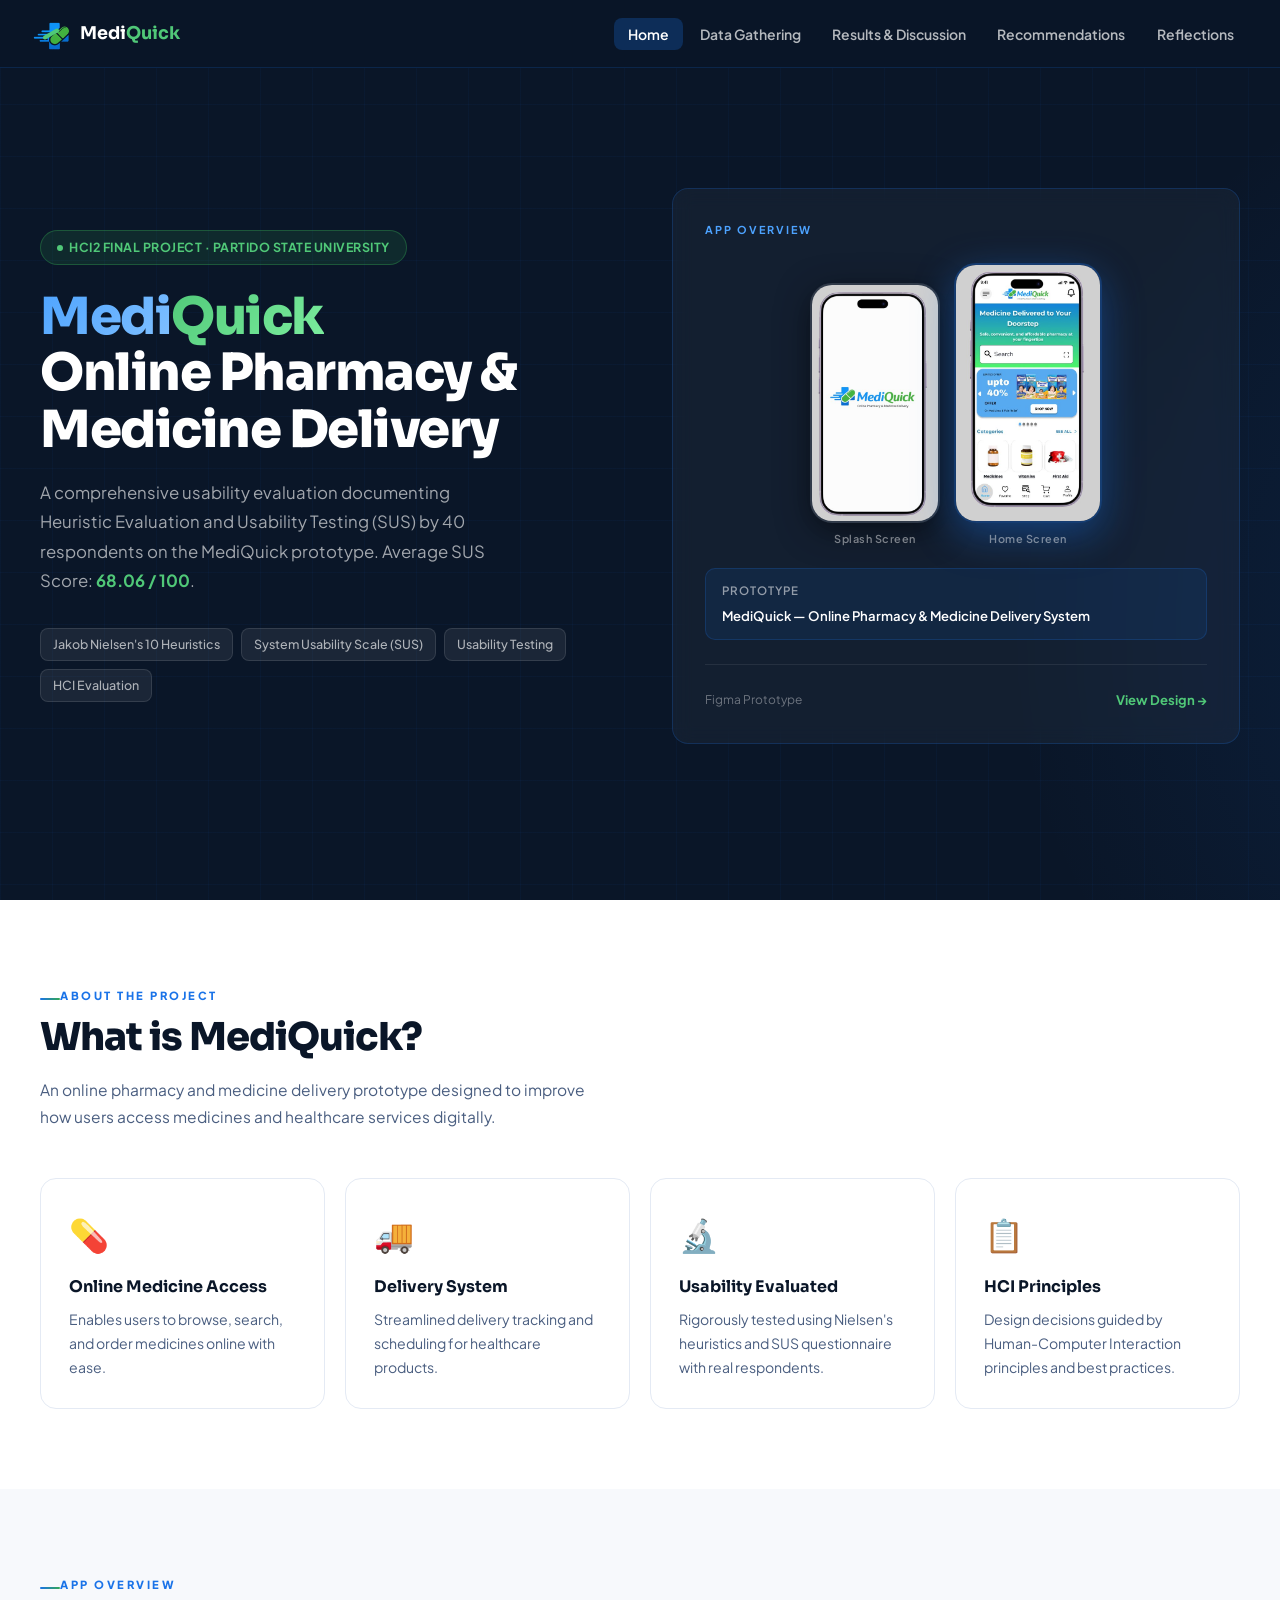
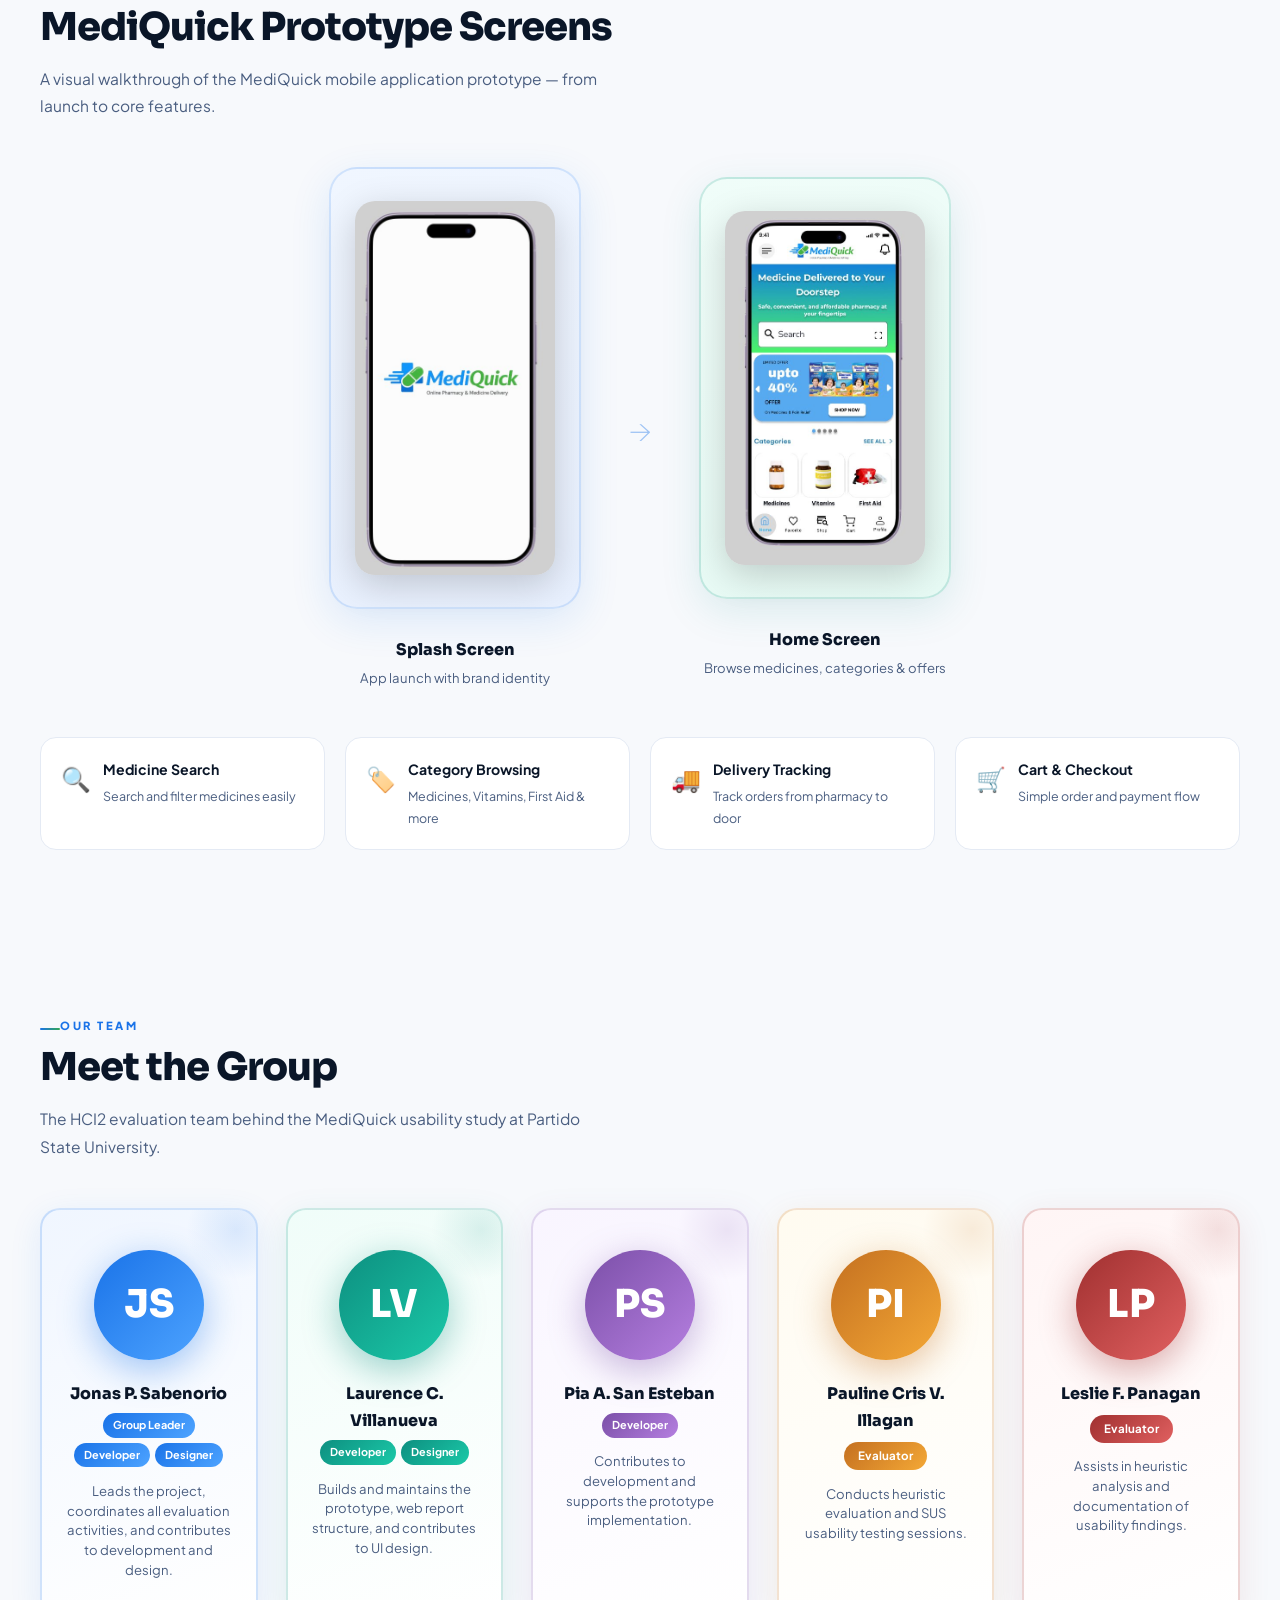
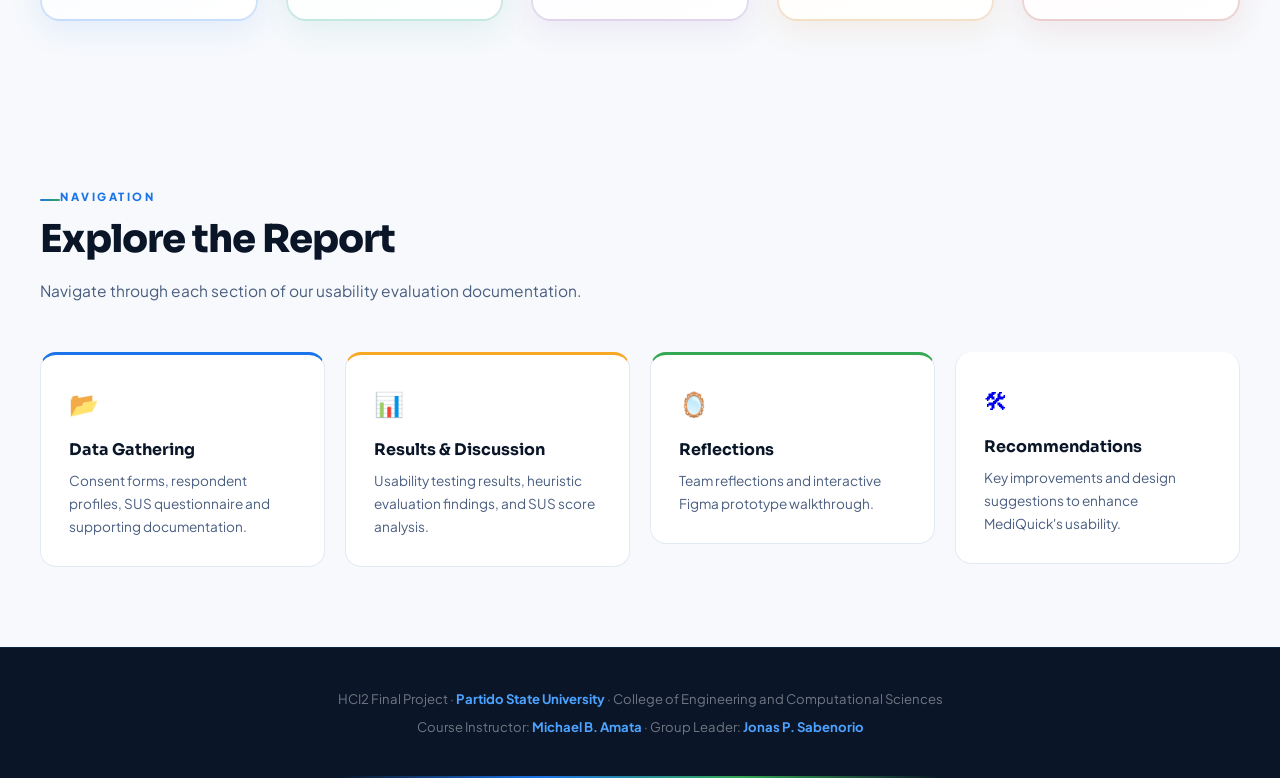
<file: index.html>
<!DOCTYPE html>
<html lang="en">
<head>
  <meta charset="UTF-8" />
  <meta name="viewport" content="width=device-width, initial-scale=1.0" />
  <title>MediQuick — HCI2 Web Report</title>
  <link rel="stylesheet" href="assets/css/style.css" />
  <link rel="stylesheet" href="assets/css/animations.css" />
<style>
@import url('https://fonts.googleapis.com/css2?family=Plus+Jakarta+Sans:ital,wght@0,300;0,400;0,500;0,600;0,700;0,800;1,400&family=Sora:wght@600;700;800&display=swap');

:root {
  --blue:        #1A73E8;
  --blue-dark:   #1557B0;
  --blue-light:  #4DA3FF;
  --blue-pale:   #EBF3FF;

  --green:       #34A853;
  --green-dark:  #1E7A38;
  --green-light: #50C878;
  --green-pale:  #E8F5EC;

  --navy:        #0A1628;
  --navy-mid:    #0E1F3D;
  --navy-card:   #112244;
  --white:       #FFFFFF;
  --surface:     #F7F9FC;

  --gray-50:     #F0F4FA;
  --gray-100:    #E4EAF4;
  --gray-200:    #C8D3E8;
  --gray-400:    #7E93B8;
  --gray-600:    #4A5E80;
  --gray-800:    #1C2B45;

  --accent-red:  #E53935;
  --accent-gold: #F9A825;

  --radius:      16px;
  --radius-sm:   8px;
  --shadow:      0 4px 24px rgba(26,115,232,0.10);
  --shadow-lg:   0 12px 48px rgba(26,115,232,0.16);
  --transition:  all 0.3s cubic-bezier(0.4, 0, 0.2, 1);
}

*, *::before, *::after { box-sizing: border-box; margin: 0; padding: 0; }
html { scroll-behavior: smooth; }
body { font-family: 'Plus Jakarta Sans', sans-serif; background: var(--surface); color: var(--gray-800); line-height: 1.7; font-size: 16px; overflow-x: hidden; }

/* NAVBAR */
.navbar { position: fixed; top: 0; left: 0; right: 0; z-index: 1000; background: rgba(10,22,40,0.97); backdrop-filter: blur(16px); -webkit-backdrop-filter: blur(16px); border-bottom: 1px solid rgba(26,115,232,0.18); padding: 0 2rem; height: 68px; display: flex; align-items: center; justify-content: space-between; }
.nav-brand { display: flex; align-items: center; gap: 10px; text-decoration: none; }
.nav-logo { width: 38px; height: 38px; background: linear-gradient(135deg, var(--blue), var(--blue-dark)); border-radius: 10px; display: flex; align-items: center; justify-content: center; font-family: 'Sora', sans-serif; font-weight: 800; font-size: 13px; color: white; letter-spacing: -0.5px; position: relative; overflow: hidden; }
.nav-logo::after { content: ''; position: absolute; width: 18px; height: 4px; background: var(--green-light); border-radius: 2px; transform: rotate(-30deg); }
.nav-title { font-family: 'Sora', sans-serif; font-weight: 700; font-size: 1.1rem; color: white; }
.nav-title .green { color: var(--green-light); }
.nav-links { display: flex; align-items: center; gap: 0.15rem; list-style: none; }
.nav-links a { color: rgba(255,255,255,0.7); text-decoration: none; font-size: 0.875rem; font-weight: 600; padding: 0.45rem 0.9rem; border-radius: var(--radius-sm); transition: var(--transition); white-space: nowrap; }
.nav-links a:hover { color: white; background: rgba(26,115,232,0.18); }
.nav-links a.active { color: white; background: rgba(26,115,232,0.25); }
.hamburger { display: none; flex-direction: column; gap: 5px; cursor: pointer; background: none; border: none; padding: 4px; }
.hamburger span { display: block; width: 24px; height: 2px; background: white; border-radius: 2px; transition: var(--transition); }

/* HERO */
.hero { min-height: 100vh; background: var(--navy); position: relative; display: flex; align-items: center; overflow: hidden; padding: 8rem 2rem 6rem; }
.hero-bg { position: absolute; inset: 0; background: radial-gradient(ellipse 55% 60% at 75% 35%, rgba(26,115,232,0.20) 0%, transparent 65%), radial-gradient(ellipse 40% 40% at 15% 75%, rgba(52,168,83,0.14) 0%, transparent 55%); }
.hero-grid { position: absolute; inset: 0; background-image: linear-gradient(rgba(26,115,232,0.05) 1px, transparent 1px), linear-gradient(90deg, rgba(26,115,232,0.05) 1px, transparent 1px); background-size: 52px 52px; }
.hero-container { position: relative; max-width: 1200px; margin: 0 auto; width: 100%; display: grid; grid-template-columns: 1fr 1fr; gap: 4rem; align-items: center; }
.hero-badge { display: inline-flex; align-items: center; gap: 6px; background: rgba(52,168,83,0.14); border: 1px solid rgba(52,168,83,0.35); border-radius: 999px; padding: 6px 16px; font-size: 0.78rem; font-weight: 700; color: var(--green-light); letter-spacing: 0.5px; text-transform: uppercase; margin-bottom: 1.5rem; }
.hero-badge::before { content: ''; width: 6px; height: 6px; background: var(--green-light); border-radius: 50%; animation: blink 2s ease-in-out infinite; }
@keyframes blink { 0%, 100% { opacity: 1; } 50% { opacity: 0.3; } }
.hero h1 { font-family: 'Sora', sans-serif; font-size: clamp(2.2rem, 4vw, 3.5rem); font-weight: 800; color: white; line-height: 1.1; letter-spacing: -1.5px; margin-bottom: 1.25rem; }
.hero h1 .highlight-blue { background: linear-gradient(135deg, var(--blue-light), #81C1FF); -webkit-background-clip: text; -webkit-text-fill-color: transparent; background-clip: text; }
.hero h1 .highlight-green { background: linear-gradient(135deg, var(--green-light), #7DEFA0); -webkit-background-clip: text; -webkit-text-fill-color: transparent; background-clip: text; }
.hero-desc { color: rgba(255,255,255,0.62); font-size: 1.05rem; max-width: 480px; margin-bottom: 2rem; line-height: 1.75; }
.hero-cta-row { display: flex; gap: 0.75rem; flex-wrap: wrap; margin-bottom: 2rem; }
.btn-primary { display: inline-flex; align-items: center; gap: 8px; background: linear-gradient(135deg, var(--blue), var(--blue-dark)); color: white; padding: 0.7rem 1.5rem; border-radius: var(--radius-sm); font-weight: 700; font-size: 0.9rem; text-decoration: none; transition: var(--transition); box-shadow: 0 4px 16px rgba(26,115,232,0.35); }
.btn-primary:hover { transform: translateY(-2px); box-shadow: 0 8px 24px rgba(26,115,232,0.45); }
.btn-secondary { display: inline-flex; align-items: center; gap: 8px; background: rgba(255,255,255,0.07); border: 1px solid rgba(255,255,255,0.15); color: rgba(255,255,255,0.85); padding: 0.7rem 1.5rem; border-radius: var(--radius-sm); font-weight: 600; font-size: 0.9rem; text-decoration: none; transition: var(--transition); }
.btn-secondary:hover { background: rgba(255,255,255,0.12); color: white; }
.hero-tags { display: flex; flex-wrap: wrap; gap: 0.5rem; }
.hero-tag { background: rgba(255,255,255,0.07); border: 1px solid rgba(255,255,255,0.11); border-radius: var(--radius-sm); padding: 5px 12px; font-size: 0.78rem; color: rgba(255,255,255,0.65); font-weight: 500; }

/* Hero card */
.hero-card { background: rgba(255,255,255,0.04); border: 1px solid rgba(26,115,232,0.22); border-radius: var(--radius); padding: 2rem; backdrop-filter: blur(10px); }
.hero-card-label { font-size: 0.68rem; text-transform: uppercase; letter-spacing: 2px; color: var(--blue-light); font-weight: 700; margin-bottom: 1.5rem; }
.member-grid { display: grid; grid-template-columns: 1fr 1fr; gap: 1rem; }
.member-item { display: flex; align-items: center; gap: 10px; }
.member-avatar { width: 40px; height: 40px; border-radius: 50%; background: linear-gradient(135deg, var(--blue-dark), var(--blue-light)); display: flex; align-items: center; justify-content: center; font-family: 'Sora', sans-serif; font-weight: 700; font-size: 0.85rem; color: white; flex-shrink: 0; }
.member-avatar.green { background: linear-gradient(135deg, var(--green-dark), var(--green-light)); }
.member-info { flex: 1; min-width: 0; }
.member-name { font-size: 0.82rem; font-weight: 700; color: white; white-space: nowrap; overflow: hidden; text-overflow: ellipsis; }
.member-role { font-size: 0.72rem; color: rgba(255,255,255,0.42); }
.hero-prototype { margin-top: 1.5rem; padding-top: 1.5rem; border-top: 1px solid rgba(255,255,255,0.08); display: flex; align-items: center; justify-content: space-between; }
.proto-label { font-size: 0.75rem; color: rgba(255,255,255,0.38); }
.proto-link { display: flex; align-items: center; gap: 5px; color: var(--green-light); font-size: 0.82rem; font-weight: 700; text-decoration: none; transition: var(--transition); }
.proto-link:hover { opacity: 0.8; }

/* SECTIONS */
.section { padding: 5rem 2rem; }
.section-alt { background: white; }
.container { max-width: 1200px; margin: 0 auto; }
.section-eyebrow { font-size: 0.7rem; text-transform: uppercase; letter-spacing: 2.5px; font-weight: 800; color: var(--blue); margin-bottom: 0.65rem; display: flex; align-items: center; gap: 8px; }
.section-eyebrow::before { content: ''; display: inline-block; width: 20px; height: 2px; background: linear-gradient(90deg, var(--blue), var(--green)); border-radius: 2px; }
.section-title { font-family: 'Sora', sans-serif; font-size: clamp(1.8rem, 3vw, 2.6rem); font-weight: 800; color: var(--navy); letter-spacing: -1px; line-height: 1.15; margin-bottom: 1rem; }
.section-desc { color: var(--gray-600); max-width: 560px; margin-bottom: 3rem; font-size: 0.97rem; line-height: 1.75; }

/* CARDS */
.card { background: white; border: 1px solid var(--gray-100); border-radius: var(--radius); padding: 1.75rem; transition: var(--transition); }
.card:hover { box-shadow: var(--shadow); border-color: rgba(26,115,232,0.2); transform: translateY(-2px); }

/* TABS */
.tab-nav { display: flex; gap: 0.5rem; margin-bottom: 2.5rem; border-bottom: 2px solid var(--gray-100); overflow-x: auto; }
.tab-btn { padding: 0.75rem 1.25rem; border: none; background: none; font-family: 'Plus Jakarta Sans', sans-serif; font-size: 0.88rem; font-weight: 700; color: var(--gray-400); cursor: pointer; border-bottom: 2px solid transparent; margin-bottom: -2px; transition: var(--transition); white-space: nowrap; }
.tab-btn.active { color: var(--blue); border-bottom-color: var(--blue); }
.tab-panel { display: none; }
.tab-panel.active { display: block; }

/* CONSENT */
.consent-box { background: var(--navy); border-radius: var(--radius); padding: 2.5rem; color: white; position: relative; overflow: hidden; }
.consent-box::before { content: ''; position: absolute; top: -40px; right: -40px; width: 220px; height: 220px; background: radial-gradient(circle, rgba(26,115,232,0.18), transparent 70%); }
.consent-box::after { content: ''; position: absolute; bottom: -40px; left: -40px; width: 180px; height: 180px; background: radial-gradient(circle, rgba(52,168,83,0.12), transparent 70%); }
.consent-header { display: flex; align-items: flex-start; gap: 1rem; margin-bottom: 2rem; position: relative; z-index: 1; }
.consent-icon { width: 48px; height: 48px; background: rgba(26,115,232,0.2); border: 1px solid rgba(26,115,232,0.4); border-radius: var(--radius-sm); display: flex; align-items: center; justify-content: center; font-size: 1.5rem; flex-shrink: 0; }
.consent-title { font-family: 'Sora', sans-serif; font-size: 1.3rem; font-weight: 700; margin-bottom: 0.25rem; }
.consent-subtitle { font-size: 0.85rem; color: rgba(255,255,255,0.45); }
.consent-section { margin-bottom: 1.25rem; position: relative; z-index: 1; }
.consent-section-title { font-weight: 700; font-size: 0.78rem; text-transform: uppercase; letter-spacing: 1px; color: var(--blue-light); margin-bottom: 0.5rem; }
.consent-section p { font-size: 0.9rem; color: rgba(255,255,255,0.72); line-height: 1.7; }
.consent-fields { display: grid; grid-template-columns: 1fr 1fr; gap: 1rem; margin-top: 1.5rem; padding-top: 1.5rem; border-top: 1px solid rgba(255,255,255,0.1); position: relative; z-index: 1; }
.consent-field label { display: block; font-size: 0.78rem; font-weight: 700; color: rgba(255,255,255,0.45); margin-bottom: 0.4rem; text-transform: uppercase; letter-spacing: 0.5px; }
.consent-field .field-line { height: 1px; background: rgba(255,255,255,0.22); width: 100%; }

/* SUS TABLE */
.sus-table { width: 100%; border-collapse: collapse; margin-top: 1.5rem; font-size: 0.9rem; }
.sus-table thead tr { background: var(--navy); color: white; }
.sus-table th { padding: 0.9rem 1rem; font-family: 'Sora', sans-serif; font-size: 0.78rem; font-weight: 700; text-align: center; }
.sus-table th:first-child { text-align: left; }
.sus-table td { padding: 0.9rem 1rem; border-bottom: 1px solid var(--gray-50); vertical-align: middle; text-align: center; }
.sus-table td:first-child { text-align: left; color: var(--gray-800); font-weight: 500; width: 50%; }
.sus-table tr:hover td { background: var(--gray-50); }
.radio-circle { width: 18px; height: 18px; border: 2px solid var(--gray-200); border-radius: 50%; margin: 0 auto; }

/* PROFILE */
.profile-grid { display: grid; grid-template-columns: repeat(auto-fit, minmax(180px, 1fr)); gap: 1.25rem; }
.profile-stat { background: linear-gradient(135deg, var(--blue-pale), white); border: 1px solid var(--gray-100); border-radius: var(--radius-sm); padding: 1.5rem; text-align: center; }
.profile-stat-num { font-family: 'Sora', sans-serif; font-size: 2.2rem; font-weight: 800; color: var(--blue); line-height: 1; margin-bottom: 0.4rem; }
.profile-stat-label { font-size: 0.82rem; color: var(--gray-600); font-weight: 600; }

/* HEURISTIC CARDS */
.heuristic-grid { display: grid; grid-template-columns: repeat(auto-fit, minmax(300px, 1fr)); gap: 1.25rem; }
.heuristic-card { background: white; border: 1px solid var(--gray-100); border-radius: var(--radius); padding: 1.5rem; position: relative; overflow: hidden; transition: var(--transition); }
.heuristic-card:hover { border-color: var(--blue); box-shadow: var(--shadow); transform: translateY(-2px); }
.heuristic-card::before { content: ''; position: absolute; top: 0; left: 0; right: 0; height: 3px; background: linear-gradient(90deg, var(--blue), var(--green)); opacity: 0; transition: opacity 0.3s; }
.heuristic-card:hover::before { opacity: 1; }
.heuristic-num { font-family: 'Sora', sans-serif; font-size: 3rem; font-weight: 800; color: rgba(26,115,232,0.08); position: absolute; top: 0.5rem; right: 1rem; line-height: 1; }
.severity-badge { display: inline-block; padding: 3px 10px; border-radius: 999px; font-size: 0.72rem; font-weight: 700; text-transform: uppercase; letter-spacing: 0.5px; margin-bottom: 0.75rem; }
.severity-high { background: #FFEBEE; color: var(--accent-red); }
.severity-medium { background: #FFF8E1; color: #E65100; }
.severity-low { background: var(--green-pale); color: var(--green-dark); }
.heuristic-title { font-family: 'Sora', sans-serif; font-size: 0.95rem; font-weight: 700; color: var(--navy); margin-bottom: 0.5rem; }
.heuristic-desc { font-size: 0.85rem; color: var(--gray-600); margin-bottom: 1rem; line-height: 1.65; }
.heuristic-rec { background: var(--gray-50); border-left: 3px solid var(--blue); padding: 0.75rem 1rem; border-radius: 0 var(--radius-sm) var(--radius-sm) 0; font-size: 0.82rem; color: var(--gray-800); }
.heuristic-rec strong { display: block; font-size: 0.72rem; text-transform: uppercase; letter-spacing: 0.5px; color: var(--blue); margin-bottom: 0.25rem; }

/* SCORE DISPLAY */
.score-display { background: var(--navy); border-radius: var(--radius); padding: 2.5rem; display: flex; align-items: center; gap: 3rem; flex-wrap: wrap; margin-bottom: 2rem; position: relative; overflow: hidden; }
.score-display::before { content: ''; position: absolute; inset: 0; background: radial-gradient(ellipse 50% 60% at 80% 50%, rgba(26,115,232,0.15) 0%, transparent 60%), radial-gradient(ellipse 30% 40% at 10% 80%, rgba(52,168,83,0.10) 0%, transparent 50%); }
.score-circle { width: 140px; height: 140px; border-radius: 50%; background: conic-gradient(var(--blue-light) 0% 77.5%, rgba(255,255,255,0.08) 77.5% 100%); display: flex; align-items: center; justify-content: center; position: relative; flex-shrink: 0; z-index: 1; }
.score-circle::after { content: ''; width: 110px; height: 110px; background: var(--navy); border-radius: 50%; position: absolute; }
.score-value { position: relative; z-index: 1; text-align: center; }
.score-num { font-family: 'Sora', sans-serif; font-size: 2rem; font-weight: 800; color: white; line-height: 1; }
.score-unit { font-size: 0.7rem; color: rgba(255,255,255,0.45); }
.score-info { flex: 1; position: relative; z-index: 1; }
.score-grade { font-family: 'Sora', sans-serif; font-size: 1.6rem; font-weight: 800; color: var(--green-light); margin-bottom: 0.5rem; }
.score-detail { color: rgba(255,255,255,0.58); font-size: 0.9rem; margin-bottom: 1rem; line-height: 1.6; }
.score-breakdown { display: flex; gap: 1.5rem; flex-wrap: wrap; }
.score-item { text-align: center; }
.score-item-val { font-family: 'Sora', sans-serif; font-size: 1.3rem; font-weight: 700; color: white; }
.score-item-label { font-size: 0.72rem; color: rgba(255,255,255,0.38); }

/* SUS BAR */
.sus-bar-wrap { margin-bottom: 2.5rem; }
.sus-bar-item { margin-bottom: 1.1rem; }
.sus-bar-label { display: flex; justify-content: space-between; font-size: 0.82rem; font-weight: 600; color: var(--gray-800); margin-bottom: 0.35rem; }
.sus-bar-label span { color: var(--gray-400); font-weight: 400; }
.sus-bar-track { height: 8px; background: var(--gray-100); border-radius: 99px; overflow: hidden; }
.sus-bar-fill { height: 100%; border-radius: 99px; background: linear-gradient(90deg, var(--blue-dark), var(--blue-light)); transition: width 1.2s cubic-bezier(0.4,0,0.2,1); width: 0; }
.sus-bar-fill.animated { width: var(--target-width); }

/* ISSUE LIST */
.issue-list { list-style: none; }
.issue-item { display: flex; gap: 1rem; padding: 1.25rem; border-radius: var(--radius-sm); border: 1px solid var(--gray-100); background: white; margin-bottom: 0.75rem; transition: var(--transition); }
.issue-item:hover { box-shadow: var(--shadow); border-color: rgba(26,115,232,0.2); }
.issue-num { width: 32px; height: 32px; background: var(--navy); color: white; border-radius: 50%; display: flex; align-items: center; justify-content: center; font-family: 'Sora', sans-serif; font-size: 0.78rem; font-weight: 700; flex-shrink: 0; }
.issue-body { flex: 1; }
.issue-title { font-weight: 700; color: var(--navy); font-size: 0.92rem; margin-bottom: 0.25rem; }
.issue-desc { font-size: 0.85rem; color: var(--gray-600); line-height: 1.6; }
.issue-heuristic { display: inline-block; margin-top: 0.4rem; font-size: 0.72rem; font-weight: 700; color: var(--blue-dark); background: var(--blue-pale); padding: 2px 8px; border-radius: 4px; }

.callout { background: linear-gradient(135deg, var(--navy), var(--navy-card)); border-left: 4px solid var(--blue-light); border-radius: 0 var(--radius-sm) var(--radius-sm) 0; padding: 1.25rem 1.5rem; color: rgba(255,255,255,0.82); font-size: 0.9rem; margin: 1.5rem 0; font-style: italic; }
.prose { color: var(--gray-800); line-height: 1.85; font-size: 0.95rem; }
.prose p { margin-bottom: 1.1rem; }
.prose strong { color: var(--navy); }
.two-col { display: grid; grid-template-columns: 1fr 1fr; gap: 2rem; }

/* RECOMMENDATIONS */
.rec-grid { display: grid; grid-template-columns: repeat(auto-fit, minmax(260px, 1fr)); gap: 1.25rem; }
.rec-card { background: white; border: 1px solid var(--gray-100); border-radius: var(--radius); padding: 1.5rem; border-top: 3px solid var(--blue); transition: var(--transition); }
.rec-card:nth-child(even) { border-top-color: var(--green); }
.rec-card:hover { box-shadow: var(--shadow); transform: translateY(-2px); }
.rec-icon { font-size: 1.75rem; margin-bottom: 0.75rem; }
.rec-title { font-family: 'Sora', sans-serif; font-size: 0.95rem; font-weight: 700; color: var(--navy); margin-bottom: 0.5rem; }
.rec-desc { font-size: 0.85rem; color: var(--gray-600); line-height: 1.65; }

/* TIMELINE */
.timeline { position: relative; padding-left: 2rem; }
.timeline::before { content: ''; position: absolute; left: 0; top: 0; bottom: 0; width: 2px; background: linear-gradient(to bottom, var(--blue), var(--green), rgba(52,168,83,0.1)); }
.timeline-item { position: relative; margin-bottom: 2rem; padding-left: 1.5rem; }
.timeline-dot { position: absolute; left: -2.45rem; top: 0.35rem; width: 14px; height: 14px; border-radius: 50%; border: 2px solid var(--blue); background: white; }
.timeline-dot.filled { background: var(--blue); }
.timeline-label { font-size: 0.72rem; text-transform: uppercase; letter-spacing: 1px; font-weight: 700; margin-bottom: 0.4rem; }
.label-immediate { color: var(--accent-red); }
.label-short { color: var(--accent-gold); }
.label-long { color: var(--green); }
.timeline-card { background: white; border: 1px solid var(--gray-100); border-radius: var(--radius); padding: 1.25rem 1.5rem; transition: var(--transition); }
.timeline-card:hover { box-shadow: var(--shadow); border-color: rgba(26,115,232,0.2); }
.timeline-title { font-family: 'Sora', sans-serif; font-size: 0.95rem; font-weight: 700; color: var(--navy); margin-bottom: 0.4rem; }
.timeline-desc { font-size: 0.87rem; color: var(--gray-600); line-height: 1.65; }

/* DESIGN CARDS */
.design-grid { display: grid; grid-template-columns: repeat(auto-fit, minmax(280px, 1fr)); gap: 1.25rem; }
.design-card { background: white; border: 1px solid var(--gray-100); border-radius: var(--radius); overflow: hidden; transition: var(--transition); }
.design-card:hover { box-shadow: var(--shadow); transform: translateY(-2px); }
.design-card-header { background: var(--navy); padding: 1.25rem 1.5rem; display: flex; align-items: center; gap: 0.75rem; }
.design-card-icon { width: 40px; height: 40px; background: rgba(26,115,232,0.15); border: 1px solid rgba(26,115,232,0.3); border-radius: var(--radius-sm); display: flex; align-items: center; justify-content: center; font-size: 1.2rem; }
.design-card-title { font-family: 'Sora', sans-serif; font-weight: 700; color: white; font-size: 0.92rem; }
.design-card-body { padding: 1.25rem 1.5rem; }
.design-card-body p { font-size: 0.87rem; color: var(--gray-600); margin-bottom: 0.75rem; line-height: 1.65; }
.before-after { display: grid; grid-template-columns: 1fr 1fr; gap: 0.5rem; margin-top: 0.75rem; }
.ba-box { border-radius: var(--radius-sm); padding: 0.65rem 0.75rem; font-size: 0.78rem; }
.ba-before { background: #FFEBEE; border: 1px solid #FFCDD2; color: #B71C1C; }
.ba-after { background: var(--green-pale); border: 1px solid #A5D6A7; color: var(--green-dark); }
.ba-label { font-weight: 700; font-size: 0.68rem; text-transform: uppercase; letter-spacing: 0.5px; margin-bottom: 0.25rem; opacity: 0.7; }

/* SUMMARY TABLE */
.summary-table { width: 100%; border-collapse: collapse; font-size: 0.88rem; }
.summary-table th { background: var(--navy); color: white; padding: 0.85rem 1rem; text-align: left; font-family: 'Sora', sans-serif; font-size: 0.78rem; font-weight: 700; }
.summary-table td { padding: 0.85rem 1rem; border-bottom: 1px solid var(--gray-50); vertical-align: top; color: var(--gray-800); }
.summary-table tr:hover td { background: var(--gray-50); }
.priority-dot { display: inline-block; width: 8px; height: 8px; border-radius: 50%; margin-right: 6px; }
.dot-high { background: var(--accent-red); }
.dot-medium { background: var(--accent-gold); }
.dot-low { background: var(--green); }

/* DOC CARDS */
.doc-card { background: white; border: 1px solid var(--gray-100); border-radius: var(--radius); padding: 1.5rem; display: flex; align-items: center; gap: 1rem; margin-bottom: 0.75rem; transition: var(--transition); text-decoration: none; color: inherit; }
.doc-card:hover { box-shadow: var(--shadow); border-color: rgba(26,115,232,0.2); }
.doc-icon { width: 46px; height: 46px; background: var(--blue-pale); border-radius: var(--radius-sm); display: flex; align-items: center; justify-content: center; font-size: 1.4rem; flex-shrink: 0; }
.doc-title { font-weight: 700; font-size: 0.9rem; color: var(--navy); }
.doc-meta { font-size: 0.78rem; color: var(--gray-400); margin-top: 2px; }

/* PHOTO GRID */
.photo-grid { display: grid; grid-template-columns: repeat(auto-fill, minmax(180px, 1fr)); gap: 1rem; }
.photo-placeholder { aspect-ratio: 4/3; background: var(--gray-50); border-radius: var(--radius-sm); border: 2px dashed var(--gray-200); display: flex; flex-direction: column; align-items: center; justify-content: center; color: var(--gray-400); font-size: 0.78rem; gap: 0.5rem; }
.photo-placeholder .ph-icon { font-size: 1.5rem; }

/* PAGE HERO */
.page-hero { background: var(--navy); padding: 7rem 2rem 3.5rem; position: relative; overflow: hidden; }
.page-hero-inner { position: relative; z-index: 1; max-width: 1200px; margin: 0 auto; }
.breadcrumb { display: flex; align-items: center; gap: 0.5rem; font-size: 0.82rem; color: rgba(255,255,255,0.35); margin-bottom: 1.25rem; }
.breadcrumb a { color: var(--blue-light); text-decoration: none; }
.page-hero h1 { font-family: 'Sora', sans-serif; font-size: clamp(2rem, 4vw, 3rem); font-weight: 800; color: white; letter-spacing: -1px; margin-bottom: 0.75rem; }
.page-hero p { color: rgba(255,255,255,0.52); max-width: 540px; font-size: 1rem; }

/* OPEN ENDED */
.open-ended-list { list-style: none; }
.open-ended-list li { background: var(--gray-50); border-radius: var(--radius-sm); padding: 1rem 1.25rem; margin-bottom: 0.75rem; font-weight: 600; color: var(--gray-800); border-left: 3px solid var(--blue); font-size: 0.9rem; }

/* FOOTER */
footer { background: var(--navy); color: rgba(255,255,255,0.42); text-align: center; padding: 2.5rem 2rem; font-size: 0.82rem; border-top: 1px solid rgba(26,115,232,0.15); position: relative; overflow: hidden; }
footer::before { content: ''; position: absolute; bottom: 0; left: 50%; transform: translateX(-50%); width: 600px; height: 2px; background: linear-gradient(90deg, transparent, var(--blue), var(--green), transparent); }
footer strong { color: var(--blue-light); }
footer .green { color: var(--green-light); }

/* DIVIDER */
.divider { height: 1px; background: linear-gradient(90deg, transparent, var(--gray-100), transparent); margin: 3rem 0; }

/* ANIMATIONS */
.fade-up { opacity: 0; transform: translateY(24px); transition: opacity 0.6s ease, transform 0.6s ease; }
.fade-up.visible { opacity: 1; transform: translateY(0); }
.anim-fade-up { opacity: 0; transform: translateY(28px); transition: opacity 0.55s ease, transform 0.55s ease; }
.anim-fade-down { opacity: 0; transform: translateY(-20px); transition: opacity 0.55s ease, transform 0.55s ease; }
.anim-fade-in { opacity: 0; transition: opacity 0.6s ease; }
.anim-scale-in { opacity: 0; transform: scale(0.94); transition: opacity 0.5s ease, transform 0.5s cubic-bezier(0.34,1.56,0.64,1); }
.anim-slide-left { opacity: 0; transform: translateX(-24px); transition: opacity 0.55s ease, transform 0.55s ease; }
.anim-slide-right { opacity: 0; transform: translateX(24px); transition: opacity 0.55s ease, transform 0.55s ease; }
.anim-flip-in { opacity: 0; transform: perspective(600px) rotateX(12deg); transition: opacity 0.5s ease, transform 0.5s ease; }
.anim-fade-up.is-visible, .anim-fade-down.is-visible, .anim-fade-in.is-visible, .anim-scale-in.is-visible, .anim-slide-left.is-visible, .anim-slide-right.is-visible, .anim-flip-in.is-visible { opacity: 1; transform: none; }
.ripple-container { position: relative; overflow: hidden; }
.ripple-wave { position: absolute; border-radius: 50%; background: rgba(26,115,232,0.18); transform: scale(0); animation: ripple 0.6s ease-out; pointer-events: none; }
@keyframes ripple { to { transform: scale(2.5); opacity: 0; } }

/* RESPONSIVE */
@media (max-width: 768px) {
  .nav-links { display: none; }
  .nav-links.open { display: flex; flex-direction: column; position: absolute; top: 68px; left: 0; right: 0; background: var(--navy-mid); padding: 1rem; border-bottom: 1px solid rgba(26,115,232,0.18); }
  .hamburger { display: flex; }
  .hero-container { grid-template-columns: 1fr; gap: 2rem; }
  .hero-card { display: none; }
  .member-grid { grid-template-columns: 1fr; }
  .consent-fields { grid-template-columns: 1fr; }
  .score-display { flex-direction: column; gap: 1.5rem; }
  .two-col { grid-template-columns: 1fr; }
  .before-after { grid-template-columns: 1fr; }
}

/* ============================================================
   MEDIQUICK — animations.css
   Add <link rel="stylesheet" href="assets/css/animations.css">
   (or ../assets/css/animations.css from /pages/) AFTER style.css
   ============================================================ */

/* ── 1. KEYFRAME LIBRARY ────────────────────────────────────── */

@keyframes fadeUp {
  from { opacity: 0; transform: translateY(32px); }
  to   { opacity: 1; transform: translateY(0); }
}

@keyframes fadeDown {
  from { opacity: 0; transform: translateY(-24px); }
  to   { opacity: 1; transform: translateY(0); }
}

@keyframes fadeIn {
  from { opacity: 0; }
  to   { opacity: 1; }
}

@keyframes scaleIn {
  from { opacity: 0; transform: scale(0.88); }
  to   { opacity: 1; transform: scale(1); }
}

@keyframes slideInLeft {
  from { opacity: 0; transform: translateX(-40px); }
  to   { opacity: 1; transform: translateX(0); }
}

@keyframes slideInRight {
  from { opacity: 0; transform: translateX(40px); }
  to   { opacity: 1; transform: translateX(0); }
}

@keyframes floatY {
  0%, 100% { transform: translateY(0); }
  50%       { transform: translateY(-10px); }
}

@keyframes pulseGlow {
  0%, 100% { box-shadow: 0 0 0 0 rgba(10,155,138,0); }
  50%       { box-shadow: 0 0 0 10px rgba(10,155,138,0.15); }
}

@keyframes spinSlow {
  from { transform: rotate(0deg); }
  to   { transform: rotate(360deg); }
}

@keyframes blink {
  0%, 100% { opacity: 1; }
  50%       { opacity: 0.25; }
}

@keyframes shimmer {
  0%   { background-position: -400px 0; }
  100% { background-position: 400px 0; }
}

@keyframes borderPulse {
  0%, 100% { border-color: rgba(10,155,138,0.2); }
  50%       { border-color: rgba(10,155,138,0.6); }
}

@keyframes countUp {
  from { opacity: 0; transform: translateY(12px); }
  to   { opacity: 1; transform: translateY(0); }
}

@keyframes dashDraw {
  from { stroke-dashoffset: 1000; }
  to   { stroke-dashoffset: 0; }
}

@keyframes navSlideDown {
  from { opacity: 0; transform: translateY(-100%); }
  to   { opacity: 1; transform: translateY(0); }
}

@keyframes ripple {
  0%   { transform: scale(0); opacity: 0.5; }
  100% { transform: scale(3); opacity: 0; }
}

@keyframes progressFill {
  from { width: 0%; }
  to   { width: var(--target-width, 100%); }
}

@keyframes tabIndicatorSlide {
  from { opacity: 0; transform: scaleX(0); }
  to   { opacity: 1; transform: scaleX(1); }
}

@keyframes heroTextReveal {
  from { opacity: 0; transform: translateY(20px) skewY(1deg); }
  to   { opacity: 1; transform: translateY(0) skewY(0deg); }
}

@keyframes cardFlip {
  0%   { transform: perspective(600px) rotateY(15deg) scale(0.96); opacity: 0; }
  100% { transform: perspective(600px) rotateY(0deg) scale(1);    opacity: 1; }
}

@keyframes timelineDotPop {
  0%   { transform: scale(0); opacity: 0; }
  70%  { transform: scale(1.3); opacity: 1; }
  100% { transform: scale(1); }
}

@keyframes gradientShift {
  0%, 100% { background-position: 0% 50%; }
  50%       { background-position: 100% 50%; }
}


/* ── 2. SCROLL-TRIGGERED ENTRANCE CLASSES ───────────────────── */
/* Applied by JS when element enters viewport */

.anim-fade-up {
  opacity: 0;
  transform: translateY(32px);
  transition: opacity 0.65s cubic-bezier(0.22,1,0.36,1),
              transform 0.65s cubic-bezier(0.22,1,0.36,1);
}
.anim-fade-up.is-visible {
  opacity: 1;
  transform: translateY(0);
}

.anim-fade-down {
  opacity: 0;
  transform: translateY(-24px);
  transition: opacity 0.6s ease, transform 0.6s ease;
}
.anim-fade-down.is-visible { opacity: 1; transform: translateY(0); }

.anim-fade-in {
  opacity: 0;
  transition: opacity 0.7s ease;
}
.anim-fade-in.is-visible { opacity: 1; }

.anim-scale-in {
  opacity: 0;
  transform: scale(0.9);
  transition: opacity 0.5s ease, transform 0.5s cubic-bezier(0.34,1.56,0.64,1);
}
.anim-scale-in.is-visible { opacity: 1; transform: scale(1); }

.anim-slide-left {
  opacity: 0;
  transform: translateX(-40px);
  transition: opacity 0.6s ease, transform 0.6s cubic-bezier(0.22,1,0.36,1);
}
.anim-slide-left.is-visible { opacity: 1; transform: translateX(0); }

.anim-slide-right {
  opacity: 0;
  transform: translateX(40px);
  transition: opacity 0.6s ease, transform 0.6s cubic-bezier(0.22,1,0.36,1);
}
.anim-slide-right.is-visible { opacity: 1; transform: translateX(0); }

.anim-flip-in {
  opacity: 0;
  transform: perspective(600px) rotateY(15deg) scale(0.96);
  transition: opacity 0.6s ease, transform 0.6s cubic-bezier(0.22,1,0.36,1);
}
.anim-flip-in.is-visible { opacity: 1; transform: perspective(600px) rotateY(0deg) scale(1); }

/* Stagger delay helpers — add alongside any anim- class */
.delay-100 { transition-delay: 0.1s !important; }
.delay-200 { transition-delay: 0.2s !important; }
.delay-300 { transition-delay: 0.3s !important; }
.delay-400 { transition-delay: 0.4s !important; }
.delay-500 { transition-delay: 0.5s !important; }
.delay-600 { transition-delay: 0.6s !important; }
.delay-700 { transition-delay: 0.7s !important; }
.delay-800 { transition-delay: 0.8s !important; }


/* ── 3. NAVBAR ANIMATION ────────────────────────────────────── */

.navbar {
  animation: navSlideDown 0.5s cubic-bezier(0.22,1,0.36,1) both;
}

.nav-brand {
  animation: fadeIn 0.6s 0.3s ease both;
}

.nav-links li {
  animation: fadeDown 0.4s ease both;
}
.nav-links li:nth-child(1) { animation-delay: 0.35s; }
.nav-links li:nth-child(2) { animation-delay: 0.42s; }
.nav-links li:nth-child(3) { animation-delay: 0.49s; }
.nav-links li:nth-child(4) { animation-delay: 0.56s; }

/* nav link hover underline sweep */
.nav-links a {
  position: relative;
  overflow: hidden;
}
.nav-links a::after {
  content: '';
  position: absolute;
  bottom: 4px; left: 50%; right: 50%;
  height: 2px;
  background: var(--teal-light);
  border-radius: 2px;
  transition: left 0.25s ease, right 0.25s ease;
}
.nav-links a:hover::after,
.nav-links a.active::after {
  left: 10px;
  right: 10px;
}


/* ── 4. HERO SECTION ────────────────────────────────────────── */

.hero-badge {
  animation: fadeIn 0.6s 0.4s ease both;
}

.hero h1 {
  animation: heroTextReveal 0.8s 0.55s cubic-bezier(0.22,1,0.36,1) both;
}

.hero-desc {
  animation: fadeUp 0.7s 0.75s ease both;
}

.hero-tags {
  animation: fadeUp 0.7s 0.9s ease both;
}

.hero-card {
  animation: slideInRight 0.8s 0.6s cubic-bezier(0.22,1,0.36,1) both;
}

/* floating effect on hero card */
.hero-card {
  animation: slideInRight 0.8s 0.6s cubic-bezier(0.22,1,0.36,1) both,
             floatY 5s 1.5s ease-in-out infinite;
}

/* member avatar pulse on hover */
.member-avatar {
  transition: transform 0.3s cubic-bezier(0.34,1.56,0.64,1),
              box-shadow 0.3s ease;
}
.member-avatar:hover {
  transform: scale(1.15);
  box-shadow: 0 0 0 6px rgba(10,155,138,0.2);
}

/* hero background grid parallax hint */
.hero-grid {
  animation: fadeIn 1.2s 0.2s ease both;
}

/* blink dot already defined in keyframes, used in .hero-badge::before via style.css */


/* ── 5. CARDS ───────────────────────────────────────────────── */

/* Generic card hover lift & glow */
.card {
  transition: transform 0.3s cubic-bezier(0.22,1,0.36,1),
              box-shadow 0.3s ease,
              border-color 0.3s ease;
}
.card:hover {
  transform: translateY(-5px);
  box-shadow: 0 12px 36px rgba(10,155,138,0.16);
}

/* Heuristic cards — flip entrance */
.heuristic-card {
  transition: transform 0.35s cubic-bezier(0.22,1,0.36,1),
              box-shadow 0.35s ease,
              border-color 0.35s ease;
}
.heuristic-card:hover {
  transform: translateY(-6px) scale(1.01);
  box-shadow: 0 16px 40px rgba(10,155,138,0.18);
  border-color: var(--teal);
}

/* heuristic number morphs on hover */
.heuristic-card:hover .heuristic-num {
  color: rgba(10,155,138,0.22);
  transition: color 0.3s ease;
}

/* rec cards */
.rec-card {
  transition: transform 0.3s cubic-bezier(0.22,1,0.36,1),
              box-shadow 0.3s ease;
}
.rec-card:hover {
  transform: translateY(-5px);
  box-shadow: 0 12px 32px rgba(10,155,138,0.14);
}

/* design cards */
.design-card {
  transition: transform 0.3s cubic-bezier(0.22,1,0.36,1),
              box-shadow 0.3s ease;
}
.design-card:hover {
  transform: translateY(-5px) scale(1.01);
  box-shadow: 0 14px 38px rgba(10,155,138,0.16);
}

/* issue items */
.issue-item {
  transition: transform 0.3s ease, box-shadow 0.3s ease, border-color 0.3s ease;
}
.issue-item:hover {
  transform: translateX(5px);
  border-color: rgba(10,155,138,0.3);
  box-shadow: 0 4px 20px rgba(10,155,138,0.1);
}

/* doc cards */
.doc-card {
  transition: transform 0.3s ease, box-shadow 0.3s ease, border-color 0.3s ease;
}
.doc-card:hover {
  transform: translateX(4px);
  border-color: rgba(10,155,138,0.3);
  box-shadow: var(--shadow);
}

/* timeline cards */
.timeline-card {
  transition: transform 0.3s ease, box-shadow 0.3s ease, border-color 0.3s ease;
}
.timeline-card:hover {
  transform: translateX(6px);
  border-color: rgba(10,155,138,0.25);
  box-shadow: 0 6px 24px rgba(10,155,138,0.1);
}


/* ── 6. BUTTONS & INTERACTIVE ELEMENTS ──────────────────────── */

/* ripple effect base — JS adds .ripple-container class */
.ripple-container {
  position: relative;
  overflow: hidden;
}
.ripple-wave {
  position: absolute;
  border-radius: 50%;
  background: rgba(255,255,255,0.3);
  transform: scale(0);
  animation: ripple 0.6s linear;
  pointer-events: none;
}

/* proto link arrow bounce */
.proto-link svg,
.proto-link::after {
  transition: transform 0.25s ease;
}
.proto-link:hover {
  letter-spacing: 0.5px;
  transition: letter-spacing 0.2s ease, opacity 0.2s ease;
}

/* nav brand logo spin-on-hover */
.nav-logo {
  transition: transform 0.5s cubic-bezier(0.34,1.56,0.64,1);
}
.nav-logo:hover {
  transform: rotate(15deg) scale(1.1);
}

/* tab buttons */
.tab-btn {
  transition: color 0.25s ease, background 0.25s ease;
  position: relative;
}
.tab-btn::after {
  content: '';
  position: absolute;
  bottom: -2px; left: 0; right: 100%;
  height: 2px;
  background: var(--teal);
  transition: right 0.3s cubic-bezier(0.22,1,0.36,1);
  border-radius: 2px;
}
.tab-btn.active::after { right: 0; }
.tab-btn:hover { color: var(--teal); }


/* ── 7. SUS BAR CHART ANIMATION ─────────────────────────────── */

.sus-bar-fill {
  width: 0%;
  transition: width 1.2s cubic-bezier(0.22,1,0.36,1);
}

/* JS triggers .animated class when bar enters viewport */
.sus-bar-fill.animated {
  width: var(--target-width, 0%);
}

/* bar track shimmer while loading */
.sus-bar-track {
  position: relative;
  overflow: hidden;
}
.sus-bar-track::after {
  content: '';
  position: absolute;
  inset: 0;
  background: linear-gradient(90deg, transparent 0%, rgba(255,255,255,0.4) 50%, transparent 100%);
  background-size: 400px 100%;
  animation: shimmer 2s infinite;
  pointer-events: none;
  opacity: 0;
  transition: opacity 0.3s ease;
}
/* hide shimmer once bar is animated */
.sus-bar-fill.animated ~ .sus-bar-track::after { opacity: 0; }


/* ── 8. SCORE CIRCLE ANIMATION ──────────────────────────────── */

.score-circle {
  animation: scaleIn 0.7s 0.2s cubic-bezier(0.34,1.56,0.64,1) both;
}

.score-num {
  animation: countUp 0.5s 0.6s ease both;
}

/* rotating border glow on score circle */
.score-circle::before {
  content: '';
  position: absolute;
  inset: -3px;
  border-radius: 50%;
  background: conic-gradient(var(--teal-light) 0% 77.5%, transparent 77.5%);
  animation: spinSlow 8s linear infinite;
  opacity: 0.25;
}


/* ── 9. CONSENT BOX ─────────────────────────────────────────── */

.consent-box {
  animation: scaleIn 0.6s cubic-bezier(0.22,1,0.36,1) both;
}

/* pulsing border on consent box */
.consent-box {
  animation: scaleIn 0.6s cubic-bezier(0.22,1,0.36,1) both,
             borderPulse 4s 1s ease-in-out infinite;
}

.consent-section {
  opacity: 0;
  transform: translateX(-12px);
  transition: opacity 0.5s ease, transform 0.5s ease;
}
.consent-section.is-visible {
  opacity: 1;
  transform: translateX(0);
}


/* ── 10. TIMELINE DOTS ──────────────────────────────────────── */

.timeline-dot {
  transition: background 0.3s ease, transform 0.3s cubic-bezier(0.34,1.56,0.64,1),
              border-color 0.3s ease;
}
.timeline-item:hover .timeline-dot {
  background: var(--teal) !important;
  transform: scale(1.4);
  border-color: var(--teal-light);
}

/* stagger dots appearing */
.timeline-item {
  opacity: 0;
  transform: translateX(-20px);
  transition: opacity 0.5s ease, transform 0.5s cubic-bezier(0.22,1,0.36,1);
}
.timeline-item.is-visible { opacity: 1; transform: translateX(0); }


/* ── 11. SEVERITY BADGES ────────────────────────────────────── */

.severity-badge {
  transition: transform 0.2s ease, box-shadow 0.2s ease;
}
.severity-badge:hover {
  transform: scale(1.08);
  box-shadow: 0 2px 10px rgba(0,0,0,0.1);
}


/* ── 12. PROFILE STATS ──────────────────────────────────────── */

.profile-stat {
  transition: transform 0.3s cubic-bezier(0.34,1.56,0.64,1), box-shadow 0.3s ease;
}
.profile-stat:hover {
  transform: translateY(-4px) scale(1.03);
  box-shadow: var(--shadow);
}

.profile-stat-num {
  display: inline-block;
  animation: countUp 0.6s ease both;
}


/* ── 13. PHOTO PLACEHOLDERS ─────────────────────────────────── */

.photo-placeholder {
  transition: background 0.3s ease, border-color 0.3s ease, transform 0.3s ease;
}
.photo-placeholder:hover {
  background: var(--gray-200);
  border-color: var(--teal);
  transform: scale(1.03);
}
.photo-placeholder span {
  display: inline-block;
  transition: transform 0.3s cubic-bezier(0.34,1.56,0.64,1);
}
.photo-placeholder:hover span {
  transform: scale(1.3) rotate(8deg);
}


/* ── 14. HERO BACKGROUND GRID PULSE ─────────────────────────── */

.hero-bg {
  animation: gradientShift 8s ease infinite;
  background-size: 200% 200%;
}


/* ── 15. PAGE HERO (inner pages) ────────────────────────────── */

.page-hero h1 {
  animation: heroTextReveal 0.75s 0.4s cubic-bezier(0.22,1,0.36,1) both;
}
.page-hero p {
  animation: fadeUp 0.6s 0.6s ease both;
}
.breadcrumb {
  animation: fadeIn 0.5s 0.25s ease both;
}


/* ── 16. FOOTER ENTRANCE ────────────────────────────────────── */

footer {
  opacity: 0;
  animation: fadeIn 0.6s ease forwards;
  animation-play-state: paused;
}
footer.is-visible { animation-play-state: running; }


/* ── 17. SUS TABLE ROWS ─────────────────────────────────────── */

.sus-table tbody tr {
  transition: background 0.2s ease, transform 0.2s ease;
}
.sus-table tbody tr:hover {
  background: var(--gray-100);
  transform: scale(1.005);
}
.sus-table tbody tr td:first-child {
  transition: color 0.2s ease;
}
.sus-table tbody tr:hover td:first-child {
  color: var(--teal-dark);
}

/* radio circles pulse on row hover */
.radio-circle {
  transition: border-color 0.2s ease, background 0.2s ease, transform 0.2s ease;
}
.sus-table tbody tr:hover .radio-circle {
  border-color: var(--teal);
  transform: scale(1.15);
}


/* ── 18. SUMMARY TABLE ROWS ─────────────────────────────────── */

.summary-table tbody tr {
  transition: background 0.2s ease;
}
.summary-table tbody tr:hover td {
  background: rgba(10,155,138,0.04);
}
.priority-dot {
  transition: transform 0.2s ease;
}
.summary-table tbody tr:hover .priority-dot {
  transform: scale(1.5);
}


/* ── 19. SECTION EYEBROW ANIMATION ──────────────────────────── */

.section-eyebrow {
  position: relative;
  display: inline-block;
}
.section-eyebrow::after {
  content: '';
  position: absolute;
  left: 0; bottom: -3px;
  width: 0; height: 2px;
  background: var(--teal);
  border-radius: 2px;
  transition: width 0.5s cubic-bezier(0.22,1,0.36,1);
}
.section-eyebrow.is-visible::after { width: 100%; }


/* ── 20. BEFORE/AFTER BOX REVEAL ───────────────────────────── */

.ba-box {
  transition: transform 0.3s ease, box-shadow 0.3s ease;
}
.ba-box:hover {
  transform: scale(1.03);
  box-shadow: 0 4px 16px rgba(0,0,0,0.08);
}


/* ── 21. OPEN-ENDED LIST ITEMS ──────────────────────────────── */

.open-ended-list li {
  transition: transform 0.25s ease, box-shadow 0.25s ease, border-color 0.25s ease;
}
.open-ended-list li:hover {
  transform: translateX(6px);
  box-shadow: 0 4px 14px rgba(10,155,138,0.1);
  border-left-color: var(--teal-dark);
}


/* ── 22. SCORE BREAKDOWN ITEMS ──────────────────────────────── */

.score-item {
  transition: transform 0.3s cubic-bezier(0.34,1.56,0.64,1);
}
.score-item:hover { transform: translateY(-4px) scale(1.05); }


/* ── 23. CALLOUT BOX ────────────────────────────────────────── */

.callout {
  border-left-width: 4px;
  transition: border-color 0.4s ease, transform 0.3s ease;
  animation: fadeUp 0.6s ease both;
}
.callout:hover {
  border-color: var(--teal-light);
  transform: translateX(4px);
}


/* ── REDUCED MOTION OVERRIDE ────────────────────────────────── */
@media (prefers-reduced-motion: reduce) {
  *,
  *::before,
  *::after {
    animation-duration: 0.01ms !important;
    animation-iteration-count: 1 !important;
    transition-duration: 0.01ms !important;
  }
}

</style>
</head>
<body>

<!-- NAVBAR -->
<nav class="navbar">
  <a class="nav-brand" href="index.html">
    <div class="nav-logo" style="background:none;padding:0;">
  <img src="assets/images/mediquicklogo2.png" alt="MediQuick Logo" style="width:38px;height:38px;border-radius:10px;object-fit:cover;">
</div>
    <span class="nav-title">Medi<span class="green">Quick</span></span>
  </a>
  <ul class="nav-links" id="navLinks">
    <li><a href="index.html" class="active">Home</a></li>
    <li><a href="pages/data-gathering.html">Data Gathering</a></li>
    <li><a href="pages/results.html">Results & Discussion</a></li>
    <li><a href="pages/recommendations.html">Recommendations</a></li>
    <li><a href="pages/reflections.html">Reflections</a></li>
  </ul>
  <button class="hamburger" id="hamburger" aria-label="Toggle menu">
    <span></span><span></span><span></span>
  </button>
</nav>

<!-- HERO -->
<section class="hero">
  <div class="hero-bg"></div>
  <div class="hero-grid"></div>
  <div class="hero-container">
    <div class="hero-content">
      <div class="hero-badge">HCI2 Final Project · Partido State University</div>
      <h1>
        <span class="highlight-blue">Medi</span><span class="highlight-green">Quick</span><br>
        Online Pharmacy &<br>Medicine Delivery
      </h1>
      <p class="hero-desc">
        A comprehensive usability evaluation documenting Heuristic Evaluation and Usability Testing (SUS) by 40 respondents on the MediQuick prototype. Average SUS Score: <strong style="color:var(--green-light);">68.06 / 100</strong>.
      </p>
      <div class="hero-tags">
        <span class="hero-tag">Jakob Nielsen's 10 Heuristics</span>
        <span class="hero-tag">System Usability Scale (SUS)</span>
        <span class="hero-tag">Usability Testing</span>
        <span class="hero-tag">HCI Evaluation</span>
      </div>
    </div>

    <div class="hero-card">
      <div class="hero-card-label">App Overview</div>
      <div style="display:flex;gap:14px;align-items:flex-end;justify-content:center;margin-bottom:1.25rem;">
        <div style="text-align:center;">
          <img src="assets/splash.png" alt="MediQuick Splash Screen"
               style="width:130px;border-radius:22px;box-shadow:0 8px 32px rgba(0,0,0,0.5);border:2px solid rgba(255,255,255,0.12);display:block;animation:floatY 4s 0.5s ease-in-out infinite;">
          <div style="font-size:0.68rem;color:rgba(255,255,255,0.45);margin-top:7px;font-weight:600;letter-spacing:0.5px;">Splash Screen</div>
        </div>
        <div style="text-align:center;">
          <img src="assets/home-screen.png" alt="MediQuick Home Screen"
               style="width:148px;border-radius:22px;box-shadow:0 12px 40px rgba(26,115,232,0.4);border:2px solid rgba(26,115,232,0.35);display:block;animation:floatY 4s 1s ease-in-out infinite;">
          <div style="font-size:0.68rem;color:rgba(255,255,255,0.45);margin-top:7px;font-weight:600;letter-spacing:0.5px;">Home Screen</div>
        </div>
      </div>
      <div style="background:rgba(26,115,232,0.1);border:1px solid rgba(26,115,232,0.2);border-radius:10px;padding:0.75rem 1rem;margin-bottom:1rem;">
        <div style="font-size:0.72rem;color:rgba(255,255,255,0.55);font-weight:600;text-transform:uppercase;letter-spacing:1px;margin-bottom:4px;">Prototype</div>
        <div style="font-size:0.82rem;color:white;font-weight:600;">MediQuick — Online Pharmacy &amp; Medicine Delivery System</div>
      </div>
      <div class="hero-prototype">
        <span class="proto-label">Figma Prototype</span>
        <a class="proto-link" href="https://www.figma.com/design/sEEvLfKsCr0axyzD2zNA6z/E-commers-Project-MediQuick" target="_blank">
          View Design →
        </a>
      </div>
    </div>
  </div>
</section>

<!-- ABOUT SECTION -->
<section class="section section-alt">
  <div class="container">
    <div class="section-eyebrow">About the Project</div>
    <h2 class="section-title">What is MediQuick?</h2>
    <p class="section-desc">An online pharmacy and medicine delivery prototype designed to improve how users access medicines and healthcare services digitally.</p>

    <div style="display:grid; grid-template-columns: repeat(auto-fit, minmax(240px,1fr)); gap:1.25rem;">
      <div class="card fade-up">
        <div style="font-size:2rem;margin-bottom:0.75rem;">💊</div>
        <div style="font-family:'Sora',sans-serif;font-weight:700;color:var(--navy);margin-bottom:0.5rem;">Online Medicine Access</div>
        <p style="font-size:0.88rem;color:var(--gray-600);">Enables users to browse, search, and order medicines online with ease.</p>
      </div>
      <div class="card fade-up">
        <div style="font-size:2rem;margin-bottom:0.75rem;">🚚</div>
        <div style="font-family:'Sora',sans-serif;font-weight:700;color:var(--navy);margin-bottom:0.5rem;">Delivery System</div>
        <p style="font-size:0.88rem;color:var(--gray-600);">Streamlined delivery tracking and scheduling for healthcare products.</p>
      </div>
      <div class="card fade-up">
        <div style="font-size:2rem;margin-bottom:0.75rem;">🔬</div>
        <div style="font-family:'Sora',sans-serif;font-weight:700;color:var(--navy);margin-bottom:0.5rem;">Usability Evaluated</div>
        <p style="font-size:0.88rem;color:var(--gray-600);">Rigorously tested using Nielsen's heuristics and SUS questionnaire with real respondents.</p>
      </div>
      <div class="card fade-up">
        <div style="font-size:2rem;margin-bottom:0.75rem;">📋</div>
        <div style="font-family:'Sora',sans-serif;font-weight:700;color:var(--navy);margin-bottom:0.5rem;">HCI Principles</div>
        <p style="font-size:0.88rem;color:var(--gray-600);">Design decisions guided by Human-Computer Interaction principles and best practices.</p>
      </div>
    </div>
  </div>
</section>

<!-- APP OVERVIEW SECTION -->
<section class="section">
  <div class="container">
    <div class="section-eyebrow">App Overview</div>
    <h2 class="section-title">MediQuick Prototype Screens</h2>
    <p class="section-desc">A visual walkthrough of the MediQuick mobile application prototype — from launch to core features.</p>

    <div style="display:flex;gap:3rem;align-items:center;justify-content:center;flex-wrap:wrap;">

      <!-- Screen 1: Splash -->
      <div class="fade-up" style="text-align:center;">
        <div style="background:linear-gradient(160deg,#f0f6ff,#e8f0fe);border:2px solid rgba(26,115,232,0.15);border-radius:28px;padding:2rem 1.5rem;box-shadow:0 12px 40px rgba(26,115,232,0.12);display:inline-block;">
          <img src="assets/splash.png" alt="MediQuick Splash Screen"
               style="width:200px;border-radius:20px;box-shadow:0 10px 36px rgba(0,0,0,0.18);display:block;margin:0 auto;animation:floatY 4s 0.3s ease-in-out infinite;">
        </div>
        <div style="margin-top:1.25rem;">
          <div style="font-family:Sora,sans-serif;font-weight:800;color:var(--navy);font-size:1rem;">Splash Screen</div>
          <div style="font-size:0.82rem;color:var(--gray-600);margin-top:4px;">App launch with brand identity</div>
        </div>
      </div>

      <!-- Divider arrow -->
      <div style="font-size:2rem;color:var(--blue);opacity:0.4;font-weight:200;">→</div>

      <!-- Screen 2: Home -->
      <div class="fade-up" style="text-align:center;">
        <div style="background:linear-gradient(160deg,#f0fdf9,#e6faf4);border:2px solid rgba(13,143,128,0.18);border-radius:28px;padding:2rem 1.5rem;box-shadow:0 12px 40px rgba(13,143,128,0.12);display:inline-block;">
          <img src="assets/home-screen.png" alt="MediQuick Home Screen"
               style="width:200px;border-radius:20px;box-shadow:0 10px 36px rgba(0,0,0,0.18);display:block;margin:0 auto;animation:floatY 4s 1s ease-in-out infinite;">
        </div>
        <div style="margin-top:1.25rem;">
          <div style="font-family:Sora,sans-serif;font-weight:800;color:var(--navy);font-size:1rem;">Home Screen</div>
          <div style="font-size:0.82rem;color:var(--gray-600);margin-top:4px;">Browse medicines, categories &amp; offers</div>
        </div>
      </div>

    </div>

    <!-- Feature highlights -->
    <div style="display:grid;grid-template-columns:repeat(auto-fit,minmax(200px,1fr));gap:1.25rem;margin-top:3rem;">
      <div class="card fade-up" style="display:flex;align-items:flex-start;gap:12px;padding:1.25rem;">
        <div style="font-size:1.5rem;flex-shrink:0;">🔍</div>
        <div><div style="font-weight:700;color:var(--navy);font-size:0.88rem;margin-bottom:4px;">Medicine Search</div><div style="font-size:0.78rem;color:var(--gray-600);">Search and filter medicines easily</div></div>
      </div>
      <div class="card fade-up" style="display:flex;align-items:flex-start;gap:12px;padding:1.25rem;">
        <div style="font-size:1.5rem;flex-shrink:0;">🏷️</div>
        <div><div style="font-weight:700;color:var(--navy);font-size:0.88rem;margin-bottom:4px;">Category Browsing</div><div style="font-size:0.78rem;color:var(--gray-600);">Medicines, Vitamins, First Aid &amp; more</div></div>
      </div>
      <div class="card fade-up" style="display:flex;align-items:flex-start;gap:12px;padding:1.25rem;">
        <div style="font-size:1.5rem;flex-shrink:0;">🚚</div>
        <div><div style="font-weight:700;color:var(--navy);font-size:0.88rem;margin-bottom:4px;">Delivery Tracking</div><div style="font-size:0.78rem;color:var(--gray-600);">Track orders from pharmacy to door</div></div>
      </div>
      <div class="card fade-up" style="display:flex;align-items:flex-start;gap:12px;padding:1.25rem;">
        <div style="font-size:1.5rem;flex-shrink:0;">🛒</div>
        <div><div style="font-weight:700;color:var(--navy);font-size:0.88rem;margin-bottom:4px;">Cart &amp; Checkout</div><div style="font-size:0.78rem;color:var(--gray-600);">Simple order and payment flow</div></div>
      </div>
    </div>
  </div>
</section>

<!-- TEAM SECTION -->
<section class="section">
  <div class="container">
    <div class="section-eyebrow">Our Team</div>
    <h2 class="section-title">Meet the Group</h2>
    <p class="section-desc">The HCI2 evaluation team behind the MediQuick usability study at Partido State University.</p>
    <div style="display:grid;grid-template-columns:repeat(auto-fit,minmax(200px,1fr));gap:1.75rem;">

      <!-- JS -->
      <div class="card fade-up" style="text-align:center;padding:2.5rem 1.5rem;border:2px solid rgba(26,115,232,0.2);border-radius:20px;background:linear-gradient(160deg,#f0f6ff,#ffffff);box-shadow:0 8px 32px rgba(26,115,232,0.10);position:relative;overflow:hidden;">
        <div style="position:absolute;top:-30px;right:-30px;width:100px;height:100px;background:radial-gradient(circle,rgba(26,115,232,0.12),transparent 70%);border-radius:50%;"></div>
        <div style="width:110px;height:110px;border-radius:50%;background:linear-gradient(135deg,#1A73E8,#4DA3FF);margin:0 auto 1.25rem;display:flex;align-items:center;justify-content:center;font-family:Sora,sans-serif;font-weight:800;font-size:2.4rem;color:white;box-shadow:0 10px 36px rgba(26,115,232,0.40);">JS</div>
        <div style="font-family:Sora,sans-serif;font-weight:800;color:var(--navy);font-size:1rem;margin-bottom:0.4rem;">Jonas P. Sabenorio</div>
        <div style="display:flex;gap:5px;justify-content:center;flex-wrap:wrap;margin-bottom:0.85rem;"><span style="background:linear-gradient(135deg,#1A73E8,#4DA3FF);color:white;font-size:0.68rem;font-weight:700;padding:3px 10px;border-radius:999px;">Group Leader</span><span style="background:linear-gradient(135deg,#1A73E8,#4DA3FF);color:white;font-size:0.68rem;font-weight:700;padding:3px 10px;border-radius:999px;">Developer</span><span style="background:linear-gradient(135deg,#1A73E8,#4DA3FF);color:white;font-size:0.68rem;font-weight:700;padding:3px 10px;border-radius:999px;">Designer</span></div>
        <p style="font-size:0.82rem;color:var(--gray-600);line-height:1.5;">Leads the project, coordinates all evaluation activities, and contributes to development and design.</p>
      </div>

      <!-- LV -->
      <div class="card fade-up" style="text-align:center;padding:2.5rem 1.5rem;border:2px solid rgba(13,143,128,0.2);border-radius:20px;background:linear-gradient(160deg,#f0fdf9,#ffffff);box-shadow:0 8px 32px rgba(13,143,128,0.10);position:relative;overflow:hidden;">
        <div style="position:absolute;top:-30px;right:-30px;width:100px;height:100px;background:radial-gradient(circle,rgba(13,143,128,0.12),transparent 70%);border-radius:50%;"></div>
        <div style="width:110px;height:110px;border-radius:50%;background:linear-gradient(135deg,#0D8F80,#1BC9A8);margin:0 auto 1.25rem;display:flex;align-items:center;justify-content:center;font-family:Sora,sans-serif;font-weight:800;font-size:2.4rem;color:white;box-shadow:0 10px 36px rgba(13,143,128,0.40);">LV</div>
        <div style="font-family:Sora,sans-serif;font-weight:800;color:var(--navy);font-size:1rem;margin-bottom:0.4rem;">Laurence C. Villanueva</div>
        <div style="display:flex;gap:5px;justify-content:center;flex-wrap:wrap;margin-bottom:0.85rem;"><span style="background:linear-gradient(135deg,#0D8F80,#1BC9A8);color:white;font-size:0.68rem;font-weight:700;padding:3px 10px;border-radius:999px;">Developer</span><span style="background:linear-gradient(135deg,#0D8F80,#1BC9A8);color:white;font-size:0.68rem;font-weight:700;padding:3px 10px;border-radius:999px;">Designer</span></div>
        <p style="font-size:0.82rem;color:var(--gray-600);line-height:1.5;">Builds and maintains the prototype, web report structure, and contributes to UI design.</p>
      </div>

      <!-- PS -->
      <div class="card fade-up" style="text-align:center;padding:2.5rem 1.5rem;border:2px solid rgba(123,79,168,0.2);border-radius:20px;background:linear-gradient(160deg,#f9f5ff,#ffffff);box-shadow:0 8px 32px rgba(123,79,168,0.10);position:relative;overflow:hidden;">
        <div style="position:absolute;top:-30px;right:-30px;width:100px;height:100px;background:radial-gradient(circle,rgba(123,79,168,0.12),transparent 70%);border-radius:50%;"></div>
        <div style="width:110px;height:110px;border-radius:50%;background:linear-gradient(135deg,#7B4FA8,#B57FE0);margin:0 auto 1.25rem;display:flex;align-items:center;justify-content:center;font-family:Sora,sans-serif;font-weight:800;font-size:2.4rem;color:white;box-shadow:0 10px 36px rgba(123,79,168,0.40);">PS</div>
        <div style="font-family:Sora,sans-serif;font-weight:800;color:var(--navy);font-size:1rem;margin-bottom:0.4rem;">Pia A. San Esteban</div>
        <div style="display:flex;gap:5px;justify-content:center;flex-wrap:wrap;margin-bottom:0.85rem;"><span style="background:linear-gradient(135deg,#7B4FA8,#B57FE0);color:white;font-size:0.68rem;font-weight:700;padding:3px 10px;border-radius:999px;">Developer</span></div>
        <p style="font-size:0.82rem;color:var(--gray-600);line-height:1.5;">Contributes to development and supports the prototype implementation.</p>
      </div>

      <!-- PI -->
      <div class="card fade-up" style="text-align:center;padding:2.5rem 1.5rem;border:2px solid rgba(196,112,32,0.2);border-radius:20px;background:linear-gradient(160deg,#fffbf0,#ffffff);box-shadow:0 8px 32px rgba(196,112,32,0.10);position:relative;overflow:hidden;">
        <div style="position:absolute;top:-30px;right:-30px;width:100px;height:100px;background:radial-gradient(circle,rgba(196,112,32,0.12),transparent 70%);border-radius:50%;"></div>
        <div style="width:110px;height:110px;border-radius:50%;background:linear-gradient(135deg,#C47020,#F4A836);margin:0 auto 1.25rem;display:flex;align-items:center;justify-content:center;font-family:Sora,sans-serif;font-weight:800;font-size:2.4rem;color:white;box-shadow:0 10px 36px rgba(196,112,32,0.40);">PI</div>
        <div style="font-family:Sora,sans-serif;font-weight:800;color:var(--navy);font-size:1rem;margin-bottom:0.4rem;">Pauline Cris V. Illagan</div>
        <div style="display:inline-block;background:linear-gradient(135deg,#C47020,#F4A836);color:white;font-size:0.72rem;font-weight:700;padding:4px 14px;border-radius:999px;margin-bottom:0.85rem;">Evaluator</div>
        <p style="font-size:0.82rem;color:var(--gray-600);line-height:1.5;">Conducts heuristic evaluation and SUS usability testing sessions.</p>
      </div>

      <!-- LP -->
      <div class="card fade-up" style="text-align:center;padding:2.5rem 1.5rem;border:2px solid rgba(160,48,48,0.2);border-radius:20px;background:linear-gradient(160deg,#fff5f5,#ffffff);box-shadow:0 8px 32px rgba(160,48,48,0.10);position:relative;overflow:hidden;">
        <div style="position:absolute;top:-30px;right:-30px;width:100px;height:100px;background:radial-gradient(circle,rgba(160,48,48,0.12),transparent 70%);border-radius:50%;"></div>
        <div style="width:110px;height:110px;border-radius:50%;background:linear-gradient(135deg,#A03030,#E06060);margin:0 auto 1.25rem;display:flex;align-items:center;justify-content:center;font-family:Sora,sans-serif;font-weight:800;font-size:2.4rem;color:white;box-shadow:0 10px 36px rgba(160,48,48,0.40);">LP</div>
        <div style="font-family:Sora,sans-serif;font-weight:800;color:var(--navy);font-size:1rem;margin-bottom:0.4rem;">Leslie F. Panagan</div>
        <div style="display:inline-block;background:linear-gradient(135deg,#A03030,#E06060);color:white;font-size:0.72rem;font-weight:700;padding:4px 14px;border-radius:999px;margin-bottom:0.85rem;">Evaluator</div>
        <p style="font-size:0.82rem;color:var(--gray-600);line-height:1.5;">Assists in heuristic analysis and documentation of usability findings.</p>
      </div>

    </div>
  </div>
</section>
<!-- QUICK LINKS -->
<section class="section">
  <div class="container">
    <div class="section-eyebrow">Navigation</div>
    <h2 class="section-title">Explore the Report</h2>
    <p class="section-desc">Navigate through each section of our usability evaluation documentation.</p>
    <div style="display:grid; grid-template-columns: repeat(auto-fit, minmax(260px,1fr)); gap:1.25rem;">
      <a href="pages/data-gathering.html" style="text-decoration:none;" class="fade-up">
        <div class="card" style="cursor:pointer;border-top:3px solid var(--blue);">
          <div style="font-size:1.5rem;margin-bottom:0.75rem;">📂</div>
          <div style="font-family:'Sora',sans-serif;font-weight:700;color:var(--navy);margin-bottom:0.35rem;">Data Gathering</div>
          <p style="font-size:0.85rem;color:var(--gray-600);">Consent forms, respondent profiles, SUS questionnaire and supporting documentation.</p>
        </div>
      </a>
      <a href="pages/results.html" style="text-decoration:none;" class="fade-up">
        <div class="card" style="cursor:pointer;border-top:3px solid var(--accent-gold);">
          <div style="font-size:1.5rem;margin-bottom:0.75rem;">📊</div>
          <div style="font-family:'Sora',sans-serif;font-weight:700;color:var(--navy);margin-bottom:0.35rem;">Results & Discussion</div>
          <p style="font-size:0.85rem;color:var(--gray-600);">Usability testing results, heuristic evaluation findings, and SUS score analysis.</p>
        </div>
      </a>
      <a href="pages/reflections.html" style="text-decoration:none;" class="fade-up">
        <div class="card" style="cursor:pointer;border-top:3px solid var(--green);">
          <div style="font-size:1.5rem;margin-bottom:0.75rem;">🪞</div>
          <div style="font-family:'Sora',sans-serif;font-weight:700;color:var(--navy);margin-bottom:0.35rem;">Reflections</div>
          <p style="font-size:0.85rem;color:var(--gray-600);">Team reflections and interactive Figma prototype walkthrough.</p>
        </div>
      </a>
      <a href="pages/recommendations.html" style="text-decoration:none;" class="fade-up">
        <div class="card" style="cursor:pointer;border-top:3px solid var(--accent);">
          <div style="font-size:1.5rem;margin-bottom:0.75rem;">🛠</div>
          <div style="font-family:'Sora',sans-serif;font-weight:700;color:var(--navy);margin-bottom:0.35rem;">Recommendations</div>
          <p style="font-size:0.85rem;color:var(--gray-600);">Key improvements and design suggestions to enhance MediQuick's usability.</p>
        </div>
      </a>
    </div>
  </div>
</section>

<!-- FOOTER -->
<footer>
  <p>HCI2 Final Project · <strong>Partido State University</strong> · College of Engineering and Computational Sciences</p>
  <p style="margin-top:0.35rem;">Course Instructor: <strong>Michael B. Amata</strong> · Group Leader: <strong>Jonas P. Sabenorio</strong></p>
</footer>

<script src="assets/js/main.js"></script>
<script src="assets/js/animations.js"></script>
<script>
// Nav active state & hamburger
const navLinks = document.querySelectorAll('.nav-links a');
const currentPage = window.location.pathname.split('/').pop() || 'index.html';

navLinks.forEach(link => {
  const href = link.getAttribute('href');
  if (href === currentPage || (currentPage === '' && href === 'index.html')) {
    link.classList.add('active');
  }
});

const hamburger = document.getElementById('hamburger');
const navLinksEl = document.getElementById('navLinks');
if (hamburger) {
  hamburger.addEventListener('click', () => {
    navLinksEl.classList.toggle('open');
  });
}

// Fade-up observer
const observer = new IntersectionObserver((entries) => {
  entries.forEach((entry, i) => {
    if (entry.isIntersecting) {
      setTimeout(() => entry.target.classList.add('visible'), i * 80);
      observer.unobserve(entry.target);
    }
  });
}, { threshold: 0.1 });

document.querySelectorAll('.fade-up').forEach(el => observer.observe(el));

// Tabs
const tabBtns = document.querySelectorAll('.tab-btn');
const tabPanels = document.querySelectorAll('.tab-panel');

tabBtns.forEach(btn => {
  btn.addEventListener('click', () => {
    tabBtns.forEach(b => b.classList.remove('active'));
    tabPanels.forEach(p => p.classList.remove('active'));
    btn.classList.add('active');
    const target = document.getElementById(btn.dataset.tab);
    if (target) target.classList.add('active');
  });
});
</script>
<script>
/**
 * MEDIQUICK — animations.js
 * AFTER main.js
 */

(function () {
  'use strict';

  /* ── HELPERS ──────────────────────────────────────────────── */

  /** Create an IntersectionObserver that adds a class once and disconnects */
  function onceVisible(selector, className, options = {}) {
    const els = document.querySelectorAll(selector);
    if (!els.length) return;
    const obs = new IntersectionObserver((entries) => {
      entries.forEach(entry => {
        if (entry.isIntersecting) {
          entry.target.classList.add(className);
          obs.unobserve(entry.target);
        }
      });
    }, { threshold: 0.12, ...options });
    els.forEach(el => obs.observe(el));
  }

  /** Stagger a list of elements with a delay between each */
  function staggerVisible(selector, className, delayMs = 100, options = {}) {
    const els = document.querySelectorAll(selector);
    if (!els.length) return;
    const obs = new IntersectionObserver((entries) => {
      entries.forEach(entry => {
        if (entry.isIntersecting) {
          const siblings = [...entry.target.parentElement.querySelectorAll(selector)];
          const idx = siblings.indexOf(entry.target);
          setTimeout(() => entry.target.classList.add(className), idx * delayMs);
          obs.unobserve(entry.target);
        }
      });
    }, { threshold: 0.1, ...options });
    els.forEach(el => obs.observe(el));
  }

  /* ── 1. SCROLL-TRIGGERED ENTRANCE ────────────────────────── */

  // All elements with anim- classes are observed here
  const animClasses = [
    '.anim-fade-up',
    '.anim-fade-down',
    '.anim-fade-in',
    '.anim-scale-in',
    '.anim-slide-left',
    '.anim-slide-right',
    '.anim-flip-in',
  ];

  const entranceObs = new IntersectionObserver((entries) => {
    entries.forEach((entry, i) => {
      if (entry.isIntersecting) {
        // honour any existing transition-delay already set in CSS/HTML
        entry.target.classList.add('is-visible');
        entranceObs.unobserve(entry.target);
      }
    });
  }, { threshold: 0.1 });

  animClasses.forEach(sel => {
    document.querySelectorAll(sel).forEach(el => entranceObs.observe(el));
  });

  // Also support the existing .fade-up class from style.css (backward-compat)
  const legacyObs = new IntersectionObserver((entries) => {
    entries.forEach((entry, i) => {
      if (entry.isIntersecting) {
        setTimeout(() => entry.target.classList.add('visible'), i * 80);
        legacyObs.unobserve(entry.target);
      }
    });
  }, { threshold: 0.1 });
  document.querySelectorAll('.fade-up').forEach(el => legacyObs.observe(el));


  /* ── 2. STAGGER GROUPS ────────────────────────────────────── */

  // Cards in a grid stagger in sequence
  staggerVisible('.heuristic-card',   'is-visible', 90);
  staggerVisible('.rec-card',         'is-visible', 90);
  staggerVisible('.design-card',      'is-visible', 100);
  staggerVisible('.issue-item',       'is-visible', 80);
  staggerVisible('.timeline-item',    'is-visible', 110);
  staggerVisible('.profile-stat',     'is-visible', 80);
  staggerVisible('.doc-card',         'is-visible', 75);
  staggerVisible('.photo-placeholder','is-visible', 60);


  /* ── 3. SECTION EYEBROWS ──────────────────────────────────── */

  onceVisible('.section-eyebrow', 'is-visible');


  /* ── 4. CONSENT SECTIONS ──────────────────────────────────── */

  // Each .consent-section slides in with stagger
  const consentObs = new IntersectionObserver((entries) => {
    entries.forEach(entry => {
      if (entry.isIntersecting) {
        const sections = [...document.querySelectorAll('.consent-section')];
        sections.forEach((sec, i) => {
          setTimeout(() => sec.classList.add('is-visible'), i * 100);
        });
        consentObs.disconnect();
      }
    });
  }, { threshold: 0.1 });
  const consentBox = document.querySelector('.consent-box');
  if (consentBox) consentObs.observe(consentBox);


  /* ── 5. SUS BAR CHART ─────────────────────────────────────── */

  const barObs = new IntersectionObserver((entries) => {
    entries.forEach(entry => {
      if (entry.isIntersecting) {
        // Small delay so the bar animates AFTER it's seen
        setTimeout(() => entry.target.classList.add('animated'), 150);
        barObs.unobserve(entry.target);
      }
    });
  }, { threshold: 0.2 });

  document.querySelectorAll('.sus-bar-fill').forEach(bar => barObs.observe(bar));


  /* ── 6. ANIMATED NUMBER COUNTER ───────────────────────────── */

  function animateCounter(el, target, duration = 1200) {
    const isDecimal = target % 1 !== 0;
    const start = performance.now();
    function update(now) {
      const elapsed = now - start;
      const progress = Math.min(elapsed / duration, 1);
      // easeOutCubic
      const eased = 1 - Math.pow(1 - progress, 3);
      const value = eased * target;
      el.textContent = isDecimal ? value.toFixed(1) : Math.round(value);
      if (progress < 1) requestAnimationFrame(update);
    }
    requestAnimationFrame(update);
  }

  const counterObs = new IntersectionObserver((entries) => {
    entries.forEach(entry => {
      if (entry.isIntersecting) {
        const el = entry.target;
        const raw = el.getAttribute('data-count');
        if (raw !== null) {
          const target = parseFloat(raw);
          animateCounter(el, target);
        }
        counterObs.unobserve(el);
      }
    });
  }, { threshold: 0.5 });

  // Auto-detect numeric elements to count up
  // Usage: add data-count="77.5" to any element with a number
  document.querySelectorAll('[data-count]').forEach(el => {
    el.setAttribute('data-original', el.textContent);
    el.textContent = '0';
    counterObs.observe(el);
  });

  // Also animate .score-num automatically
  document.querySelectorAll('.score-num').forEach(el => {
    const raw = parseFloat(el.textContent);
    if (!isNaN(raw)) {
      el.setAttribute('data-count', raw);
      el.textContent = '0';
      counterObs.observe(el);
    }
  });

  // And .profile-stat-num
  document.querySelectorAll('.profile-stat-num').forEach(el => {
    const raw = parseFloat(el.textContent);
    if (!isNaN(raw)) {
      el.setAttribute('data-count', raw);
      el.textContent = '0';
      counterObs.observe(el);
    }
  });


  /* ── 7. RIPPLE EFFECT ON BUTTONS / CARDS ──────────────────── */

  function addRipple(e) {
    const el = e.currentTarget;
    el.classList.add('ripple-container');
    const rect = el.getBoundingClientRect();
    const size = Math.max(rect.width, rect.height);
    const x = e.clientX - rect.left - size / 2;
    const y = e.clientY - rect.top  - size / 2;
    const ripple = document.createElement('span');
    ripple.classList.add('ripple-wave');
    ripple.style.cssText = `width:${size}px;height:${size}px;left:${x}px;top:${y}px;`;
    el.appendChild(ripple);
    ripple.addEventListener('animationend', () => ripple.remove());
  }

  document.querySelectorAll('.card, .rec-card, .heuristic-card, .tab-btn').forEach(el => {
    el.addEventListener('click', addRipple);
  });


  /* ── 8. NAVBAR SCROLL SHRINK ──────────────────────────────── */

  const navbar = document.querySelector('.navbar');
  if (navbar) {
    let lastY = 0;
    window.addEventListener('scroll', () => {
      const y = window.scrollY;
      // Shrink height slightly when scrolled
      if (y > 60) {
        navbar.style.height = '56px';
        navbar.style.boxShadow = '0 4px 20px rgba(0,0,0,0.25)';
      } else {
        navbar.style.height = '68px';
        navbar.style.boxShadow = 'none';
      }
      // Hide on scroll down, show on scroll up
      if (y > lastY + 5 && y > 200) {
        navbar.style.transform = 'translateY(-100%)';
      } else if (y < lastY - 5) {
        navbar.style.transform = 'translateY(0)';
      }
      lastY = y;
    }, { passive: true });
    // Smooth show/hide transition for navbar
    navbar.style.transition = 'height 0.3s ease, transform 0.35s cubic-bezier(0.22,1,0.36,1), box-shadow 0.3s ease';
  }


  /* ── 9. ACTIVE SECTION HIGHLIGHTING IN NAV ────────────────── */

  const sections = document.querySelectorAll('section[id]');
  if (sections.length) {
    const sectionObs = new IntersectionObserver((entries) => {
      entries.forEach(entry => {
        if (entry.isIntersecting) {
          document.querySelectorAll('.nav-links a').forEach(a => {
            a.classList.toggle(
              'active',
              a.getAttribute('href') === `#${entry.target.id}`
            );
          });
        }
      });
    }, { threshold: 0.4 });
    sections.forEach(s => sectionObs.observe(s));
  }


  /* ── 10. SMOOTH TAB PANEL TRANSITION ─────────────────────── */

  const tabBtns   = document.querySelectorAll('.tab-btn');
  const tabPanels = document.querySelectorAll('.tab-panel');

  // Extend existing tab logic with fade animation
  tabBtns.forEach(btn => {
    btn.addEventListener('click', () => {
      tabPanels.forEach(p => {
        p.style.opacity = '0';
        p.style.transform = 'translateY(8px)';
      });
      const target = document.getElementById(btn.dataset.tab);
      if (target) {
        setTimeout(() => {
          target.style.transition = 'opacity 0.35s ease, transform 0.35s ease';
          target.style.opacity = '1';
          target.style.transform = 'translateY(0)';

          // Re-observe any anim- elements inside the newly shown tab
          target.querySelectorAll(animClasses.join(',')).forEach(el => {
            if (!el.classList.contains('is-visible')) {
              entranceObs.observe(el);
            }
          });

          // Re-trigger bars if any in this tab
          target.querySelectorAll('.sus-bar-fill').forEach(bar => {
            if (!bar.classList.contains('animated')) {
              setTimeout(() => bar.classList.add('animated'), 200);
            }
          });

        }, 50);
      }
    });
  });

  // Set initial opacity so the active panel is visible on load
  document.querySelectorAll('.tab-panel.active').forEach(p => {
    p.style.opacity = '1';
    p.style.transform = 'translateY(0)';
  });


  /* ── 11. HOVER TILT ON HERO CARD ──────────────────────────── */

  const heroCard = document.querySelector('.hero-card');
  if (heroCard) {
    heroCard.addEventListener('mousemove', (e) => {
      const rect = heroCard.getBoundingClientRect();
      const x = (e.clientX - rect.left) / rect.width  - 0.5;  // -0.5 to 0.5
      const y = (e.clientY - rect.top)  / rect.height - 0.5;
      heroCard.style.transform = `
        translateY(calc(-10px + ${y * 6}px))
        rotateY(${x * 8}deg)
        rotateX(${-y * 6}deg)
      `;
    });
    heroCard.addEventListener('mouseleave', () => {
      heroCard.style.transition = 'transform 0.6s cubic-bezier(0.22,1,0.36,1)';
      heroCard.style.transform = 'translateY(-10px) rotateY(0deg) rotateX(0deg)';
      setTimeout(() => heroCard.style.transition = '', 600);
    });
    heroCard.style.transformStyle = 'preserve-3d';
    heroCard.style.willChange = 'transform';
  }


  /* ── 12. SCROLL PROGRESS BAR ──────────────────────────────── */

  const progressBar = document.createElement('div');
  progressBar.id = 'scroll-progress';
  progressBar.style.cssText = `
    position: fixed;
    top: 0; left: 0;
    height: 3px;
    width: 0%;
    background: linear-gradient(90deg, var(--teal-dark), var(--teal-light));
    z-index: 9999;
    transition: width 0.1s linear;
    pointer-events: none;
  `;
  document.body.prepend(progressBar);

  window.addEventListener('scroll', () => {
    const scrollTop = window.scrollY;
    const docHeight = document.documentElement.scrollHeight - window.innerHeight;
    const pct = docHeight > 0 ? (scrollTop / docHeight) * 100 : 0;
    progressBar.style.width = `${pct}%`;
  }, { passive: true });


  /* ── 13. FOOTER VISIBILITY TRIGGER ───────────────────────── */

  const footer = document.querySelector('footer');
  if (footer) {
    const footerObs = new IntersectionObserver((entries) => {
      entries.forEach(entry => {
        if (entry.isIntersecting) {
          footer.classList.add('is-visible');
          footerObs.unobserve(footer);
        }
      });
    }, { threshold: 0.1 });
    footerObs.observe(footer);
  }


  /* ── 14. TYPING ANIMATION FOR PAGE HERO TITLES ────────────── */

  const pageHero = document.querySelector('.page-hero h1');
  if (pageHero) {
    // Already animated by CSS; add a blinking cursor briefly after
    pageHero.style.borderRight = '3px solid var(--teal-light)';
    pageHero.style.display = 'inline-block';
    setTimeout(() => {
      pageHero.style.transition = 'border-right-color 0.3s ease';
      pageHero.style.borderRightColor = 'transparent';
    }, 1800);
  }


  /* ── 15. MAGNETIC HOVER ON NAV LINKS ─────────────────────── */

  document.querySelectorAll('.nav-links a').forEach(link => {
    link.addEventListener('mousemove', (e) => {
      const rect = link.getBoundingClientRect();
      const x = (e.clientX - rect.left - rect.width  / 2) * 0.25;
      const y = (e.clientY - rect.top  - rect.height / 2) * 0.25;
      link.style.transform = `translate(${x}px, ${y}px)`;
    });
    link.addEventListener('mouseleave', () => {
      link.style.transition = 'transform 0.4s cubic-bezier(0.22,1,0.36,1)';
      link.style.transform = 'translate(0, 0)';
      setTimeout(() => link.style.transition = '', 400);
    });
  });


  /* ── 16. HEURISTIC CARD NUMBER HOVER ANIMATION ────────────── */

  document.querySelectorAll('.heuristic-card').forEach(card => {
    const num = card.querySelector('.heuristic-num');
    if (!num) return;
    card.addEventListener('mouseenter', () => {
      num.style.transition = 'transform 0.4s cubic-bezier(0.34,1.56,0.64,1), color 0.3s ease';
      num.style.transform = 'scale(1.15) rotate(-5deg)';
    });
    card.addEventListener('mouseleave', () => {
      num.style.transform = 'scale(1) rotate(0deg)';
    });
  });


  /* ── 17. SMOOTH ANCHOR SCROLL ─────────────────────────────── */

  document.querySelectorAll('a[href^="#"]').forEach(anchor => {
    anchor.addEventListener('click', (e) => {
      const target = document.querySelector(anchor.getAttribute('href'));
      if (target) {
        e.preventDefault();
        const offset = 80; // navbar height
        const top = target.getBoundingClientRect().top + window.scrollY - offset;
        window.scrollTo({ top, behavior: 'smooth' });
      }
    });
  });


  /* ── 18. HAMBURGER MENU ANIMATION ─────────────────────────── */

  const hamburger = document.getElementById('hamburger');
  if (hamburger) {
    hamburger.addEventListener('click', () => {
      const spans = hamburger.querySelectorAll('span');
      const isOpen = hamburger.classList.toggle('is-open');
      if (isOpen) {
        spans[0].style.transform = 'translateY(7px) rotate(45deg)';
        spans[1].style.opacity = '0';
        spans[2].style.transform = 'translateY(-7px) rotate(-45deg)';
      } else {
        spans[0].style.transform = '';
        spans[1].style.opacity = '1';
        spans[2].style.transform = '';
      }
      spans.forEach(s => s.style.transition = 'transform 0.3s ease, opacity 0.3s ease');
    });
  }


  /* ── 19. DOC CARD ICON BOUNCE ─────────────────────────────── */

  document.querySelectorAll('.doc-card').forEach(card => {
    const icon = card.querySelector('.doc-icon');
    if (!icon) return;
    card.addEventListener('mouseenter', () => {
      icon.style.transition = 'transform 0.4s cubic-bezier(0.34,1.56,0.64,1)';
      icon.style.transform = 'scale(1.2) rotate(8deg)';
    });
    card.addEventListener('mouseleave', () => {
      icon.style.transform = 'scale(1) rotate(0deg)';
    });
  });


  /* ── 20. PAGE LOAD COMPLETE ───────────────────────────────── */

  window.addEventListener('load', () => {
    document.body.style.opacity = '0';
    document.body.style.transition = 'opacity 0.4s ease';
    requestAnimationFrame(() => {
      document.body.style.opacity = '1';
    });
  });

  // Add class to body so CSS can target post-load state
  document.addEventListener('DOMContentLoaded', () => {
    document.body.classList.add('js-ready');
  });

})();
</script>
</body>
</html>
</file>
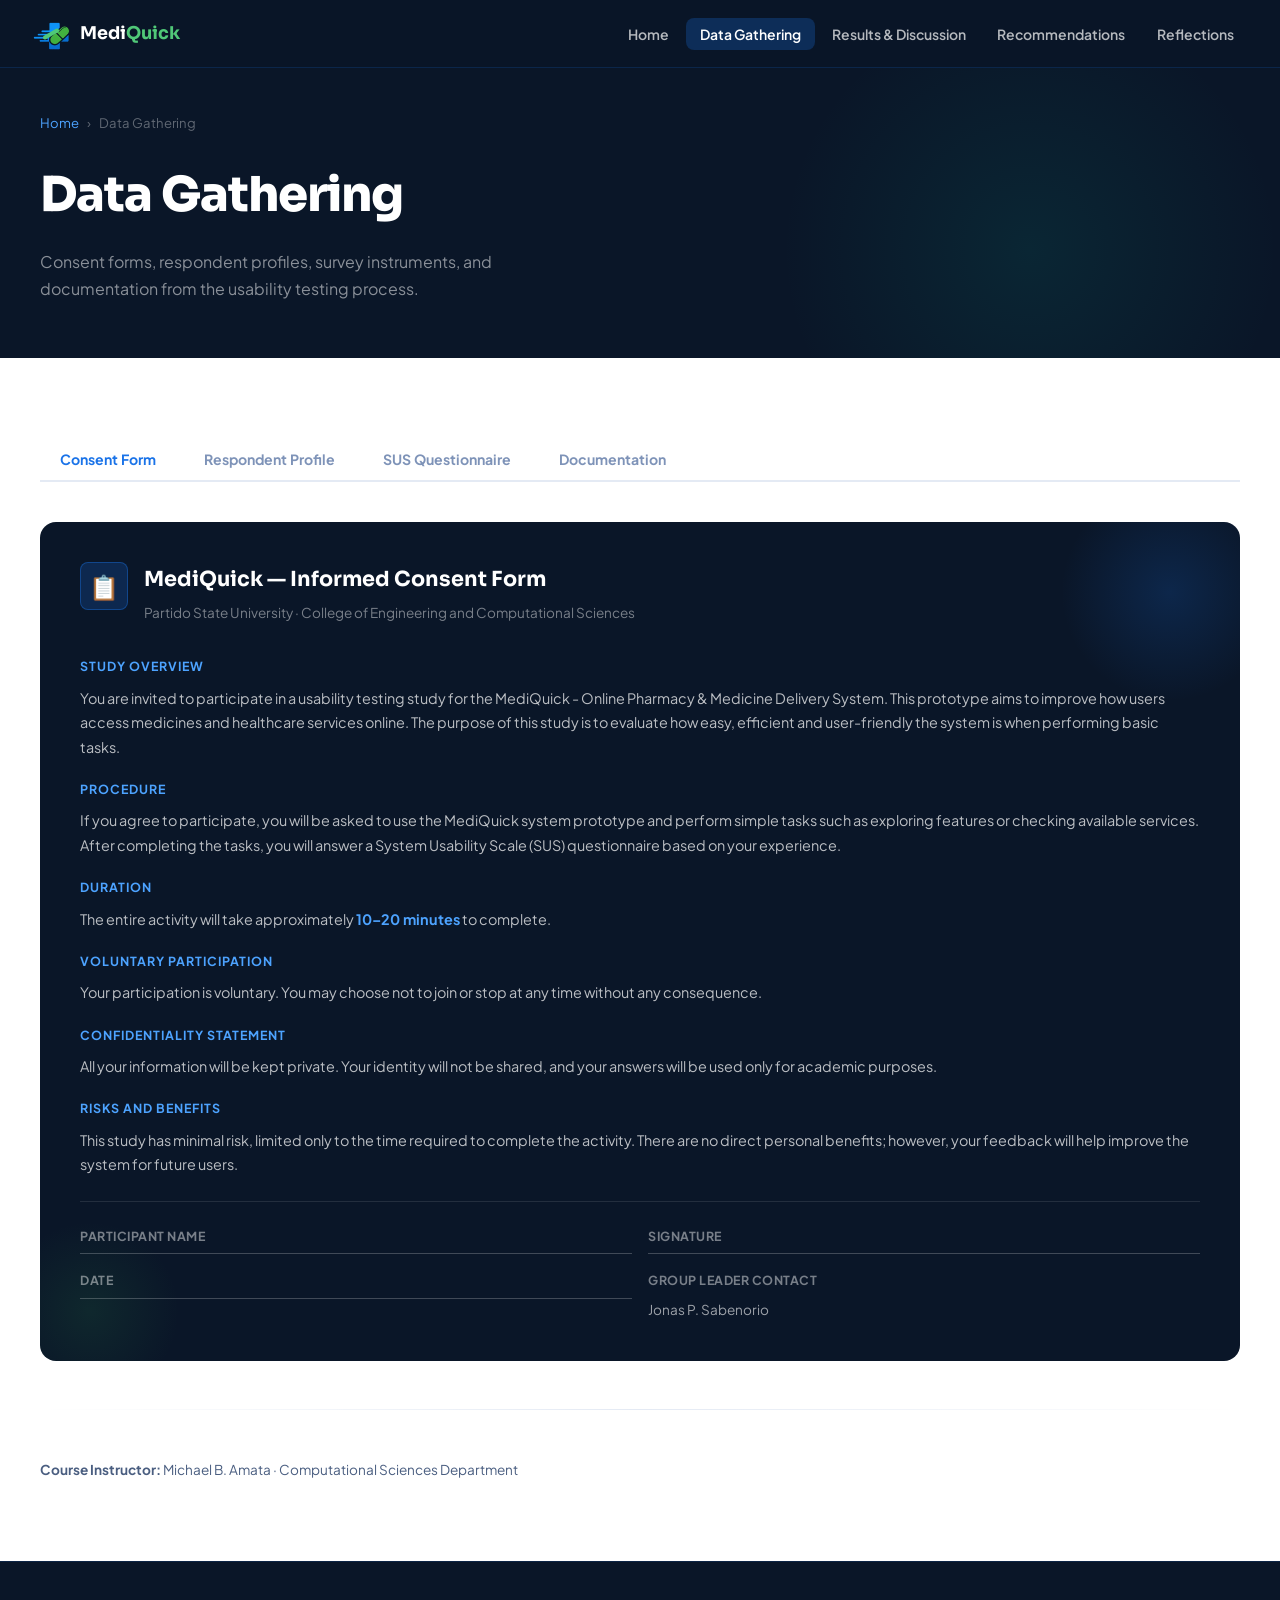
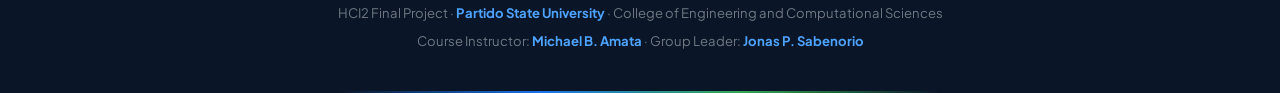
<file: pages/data-gathering.html>
<!DOCTYPE html>
<html lang="en">
<head>
  <meta charset="UTF-8" />
  <meta name="viewport" content="width=device-width, initial-scale=1.0" />
  <title>Data Gathering — MediQuick HCI2 Report</title>
  <link rel="stylesheet" href="../assets/css/style.css" />
  <link rel="stylesheet" href="../assets/css/animations.css" />
  <style>
    .page-hero {
      background: var(--navy);
      padding: 7rem 2rem 3.5rem;
      position: relative;
      overflow: hidden;
    }
    .page-hero::after {
      content: '';
      position: absolute;
      top: 0; right: 0;
      width: 500px; height: 500px;
      background: radial-gradient(circle, rgba(10,155,138,0.12), transparent 70%);
    }
    .page-hero-inner {
      position: relative;
      z-index: 1;
      max-width: 1200px;
      margin: 0 auto;
    }
    .breadcrumb {
      display: flex;
      align-items: center;
      gap: 0.5rem;
      font-size: 0.82rem;
      color: rgba(255,255,255,0.4);
      margin-bottom: 1.25rem;
    }
    .breadcrumb a { color: var(--blue-light); text-decoration: none; }
    .breadcrumb a:hover { opacity: 0.8; }
    .page-hero h1 {
      font-family: 'Sora', sans-serif;
      font-size: clamp(2rem, 4vw, 3rem);
      font-weight: 800;
      color: white;
      letter-spacing: -1px;
      margin-bottom: 0.75rem;
    }
    .page-hero p { color: rgba(255,255,255,0.55); max-width: 540px; font-size: 1rem; }

    .open-ended-list { list-style: none; }
    .open-ended-list li {
      background: var(--gray-100);
      border-radius: var(--radius-sm);
      padding: 1rem 1.25rem;
      margin-bottom: 0.75rem;
      font-weight: 500;
      color: var(--gray-800);
      border-left: 3px solid var(--blue);
      font-size: 0.9rem;
    }

    .doc-card {
      background: white;
      border: 1px solid var(--gray-200);
      border-radius: var(--radius);
      padding: 1.5rem;
      display: flex;
      align-items: center;
      gap: 1rem;
      margin-bottom: 0.75rem;
      transition: var(--transition);
      text-decoration: none;
      color: inherit;
    }
    .doc-card:hover { box-shadow: var(--shadow); border-color: rgba(10,155,138,0.2); }
    .doc-icon {
      width: 46px; height: 46px;
      background: var(--gray-100);
      border-radius: var(--radius-sm);
      display: flex;
      align-items: center;
      justify-content: center;
      font-size: 1.4rem;
      flex-shrink: 0;
    }
    .doc-title { font-weight: 700; font-size: 0.9rem; color: var(--navy); }
    .doc-meta { font-size: 0.78rem; color: var(--gray-400); margin-top: 2px; }

    .photo-grid {
      display: grid;
      grid-template-columns: repeat(auto-fill, minmax(180px, 1fr));
      gap: 1rem;
    }
    .photo-placeholder {
      aspect-ratio: 4/3;
      background: var(--gray-100);
      border-radius: var(--radius-sm);
      border: 2px dashed var(--gray-200);
      display: flex;
      flex-direction: column;
      align-items: center;
      justify-content: center;
      gap: 0.5rem;
      color: var(--gray-400);
      font-size: 0.78rem;
      text-align: center;
      padding: 1rem;
    }
    .photo-placeholder span { font-size: 1.5rem; }
  </style>
<style>
@import url('https://fonts.googleapis.com/css2?family=Plus+Jakarta+Sans:ital,wght@0,300;0,400;0,500;0,600;0,700;0,800;1,400&family=Sora:wght@600;700;800&display=swap');

:root {
  --blue:        #1A73E8;
  --blue-dark:   #1557B0;
  --blue-light:  #4DA3FF;
  --blue-pale:   #EBF3FF;

  --green:       #34A853;
  --green-dark:  #1E7A38;
  --green-light: #50C878;
  --green-pale:  #E8F5EC;

  --navy:        #0A1628;
  --navy-mid:    #0E1F3D;
  --navy-card:   #112244;
  --white:       #FFFFFF;
  --surface:     #F7F9FC;

  --gray-50:     #F0F4FA;
  --gray-100:    #E4EAF4;
  --gray-200:    #C8D3E8;
  --gray-400:    #7E93B8;
  --gray-600:    #4A5E80;
  --gray-800:    #1C2B45;

  --accent-red:  #E53935;
  --accent-gold: #F9A825;

  --radius:      16px;
  --radius-sm:   8px;
  --shadow:      0 4px 24px rgba(26,115,232,0.10);
  --shadow-lg:   0 12px 48px rgba(26,115,232,0.16);
  --transition:  all 0.3s cubic-bezier(0.4, 0, 0.2, 1);
}

*, *::before, *::after { box-sizing: border-box; margin: 0; padding: 0; }
html { scroll-behavior: smooth; }
body { font-family: 'Plus Jakarta Sans', sans-serif; background: var(--surface); color: var(--gray-800); line-height: 1.7; font-size: 16px; overflow-x: hidden; }

/* NAVBAR */
.navbar { position: fixed; top: 0; left: 0; right: 0; z-index: 1000; background: rgba(10,22,40,0.97); backdrop-filter: blur(16px); -webkit-backdrop-filter: blur(16px); border-bottom: 1px solid rgba(26,115,232,0.18); padding: 0 2rem; height: 68px; display: flex; align-items: center; justify-content: space-between; }
.nav-brand { display: flex; align-items: center; gap: 10px; text-decoration: none; }
.nav-logo { width: 38px; height: 38px; background: linear-gradient(135deg, var(--blue), var(--blue-dark)); border-radius: 10px; display: flex; align-items: center; justify-content: center; font-family: 'Sora', sans-serif; font-weight: 800; font-size: 13px; color: white; letter-spacing: -0.5px; position: relative; overflow: hidden; }
.nav-logo::after { content: ''; position: absolute; width: 18px; height: 4px; background: var(--green-light); border-radius: 2px; transform: rotate(-30deg); }
.nav-title { font-family: 'Sora', sans-serif; font-weight: 700; font-size: 1.1rem; color: white; }
.nav-title .green { color: var(--green-light); }
.nav-links { display: flex; align-items: center; gap: 0.15rem; list-style: none; }
.nav-links a { color: rgba(255,255,255,0.7); text-decoration: none; font-size: 0.875rem; font-weight: 600; padding: 0.45rem 0.9rem; border-radius: var(--radius-sm); transition: var(--transition); white-space: nowrap; }
.nav-links a:hover { color: white; background: rgba(26,115,232,0.18); }
.nav-links a.active { color: white; background: rgba(26,115,232,0.25); }
.hamburger { display: none; flex-direction: column; gap: 5px; cursor: pointer; background: none; border: none; padding: 4px; }
.hamburger span { display: block; width: 24px; height: 2px; background: white; border-radius: 2px; transition: var(--transition); }

/* HERO */
.hero { min-height: 100vh; background: var(--navy); position: relative; display: flex; align-items: center; overflow: hidden; padding: 8rem 2rem 6rem; }
.hero-bg { position: absolute; inset: 0; background: radial-gradient(ellipse 55% 60% at 75% 35%, rgba(26,115,232,0.20) 0%, transparent 65%), radial-gradient(ellipse 40% 40% at 15% 75%, rgba(52,168,83,0.14) 0%, transparent 55%); }
.hero-grid { position: absolute; inset: 0; background-image: linear-gradient(rgba(26,115,232,0.05) 1px, transparent 1px), linear-gradient(90deg, rgba(26,115,232,0.05) 1px, transparent 1px); background-size: 52px 52px; }
.hero-container { position: relative; max-width: 1200px; margin: 0 auto; width: 100%; display: grid; grid-template-columns: 1fr 1fr; gap: 4rem; align-items: center; }
.hero-badge { display: inline-flex; align-items: center; gap: 6px; background: rgba(52,168,83,0.14); border: 1px solid rgba(52,168,83,0.35); border-radius: 999px; padding: 6px 16px; font-size: 0.78rem; font-weight: 700; color: var(--green-light); letter-spacing: 0.5px; text-transform: uppercase; margin-bottom: 1.5rem; }
.hero-badge::before { content: ''; width: 6px; height: 6px; background: var(--green-light); border-radius: 50%; animation: blink 2s ease-in-out infinite; }
@keyframes blink { 0%, 100% { opacity: 1; } 50% { opacity: 0.3; } }
.hero h1 { font-family: 'Sora', sans-serif; font-size: clamp(2.2rem, 4vw, 3.5rem); font-weight: 800; color: white; line-height: 1.1; letter-spacing: -1.5px; margin-bottom: 1.25rem; }
.hero h1 .highlight-blue { background: linear-gradient(135deg, var(--blue-light), #81C1FF); -webkit-background-clip: text; -webkit-text-fill-color: transparent; background-clip: text; }
.hero h1 .highlight-green { background: linear-gradient(135deg, var(--green-light), #7DEFA0); -webkit-background-clip: text; -webkit-text-fill-color: transparent; background-clip: text; }
.hero-desc { color: rgba(255,255,255,0.62); font-size: 1.05rem; max-width: 480px; margin-bottom: 2rem; line-height: 1.75; }
.hero-cta-row { display: flex; gap: 0.75rem; flex-wrap: wrap; margin-bottom: 2rem; }
.btn-primary { display: inline-flex; align-items: center; gap: 8px; background: linear-gradient(135deg, var(--blue), var(--blue-dark)); color: white; padding: 0.7rem 1.5rem; border-radius: var(--radius-sm); font-weight: 700; font-size: 0.9rem; text-decoration: none; transition: var(--transition); box-shadow: 0 4px 16px rgba(26,115,232,0.35); }
.btn-primary:hover { transform: translateY(-2px); box-shadow: 0 8px 24px rgba(26,115,232,0.45); }
.btn-secondary { display: inline-flex; align-items: center; gap: 8px; background: rgba(255,255,255,0.07); border: 1px solid rgba(255,255,255,0.15); color: rgba(255,255,255,0.85); padding: 0.7rem 1.5rem; border-radius: var(--radius-sm); font-weight: 600; font-size: 0.9rem; text-decoration: none; transition: var(--transition); }
.btn-secondary:hover { background: rgba(255,255,255,0.12); color: white; }
.hero-tags { display: flex; flex-wrap: wrap; gap: 0.5rem; }
.hero-tag { background: rgba(255,255,255,0.07); border: 1px solid rgba(255,255,255,0.11); border-radius: var(--radius-sm); padding: 5px 12px; font-size: 0.78rem; color: rgba(255,255,255,0.65); font-weight: 500; }

/* Hero card */
.hero-card { background: rgba(255,255,255,0.04); border: 1px solid rgba(26,115,232,0.22); border-radius: var(--radius); padding: 2rem; backdrop-filter: blur(10px); }
.hero-card-label { font-size: 0.68rem; text-transform: uppercase; letter-spacing: 2px; color: var(--blue-light); font-weight: 700; margin-bottom: 1.5rem; }
.member-grid { display: grid; grid-template-columns: 1fr 1fr; gap: 1rem; }
.member-item { display: flex; align-items: center; gap: 10px; }
.member-avatar { width: 40px; height: 40px; border-radius: 50%; background: linear-gradient(135deg, var(--blue-dark), var(--blue-light)); display: flex; align-items: center; justify-content: center; font-family: 'Sora', sans-serif; font-weight: 700; font-size: 0.85rem; color: white; flex-shrink: 0; }
.member-avatar.green { background: linear-gradient(135deg, var(--green-dark), var(--green-light)); }
.member-info { flex: 1; min-width: 0; }
.member-name { font-size: 0.82rem; font-weight: 700; color: white; white-space: nowrap; overflow: hidden; text-overflow: ellipsis; }
.member-role { font-size: 0.72rem; color: rgba(255,255,255,0.42); }
.hero-prototype { margin-top: 1.5rem; padding-top: 1.5rem; border-top: 1px solid rgba(255,255,255,0.08); display: flex; align-items: center; justify-content: space-between; }
.proto-label { font-size: 0.75rem; color: rgba(255,255,255,0.38); }
.proto-link { display: flex; align-items: center; gap: 5px; color: var(--green-light); font-size: 0.82rem; font-weight: 700; text-decoration: none; transition: var(--transition); }
.proto-link:hover { opacity: 0.8; }

/* SECTIONS */
.section { padding: 5rem 2rem; }
.section-alt { background: white; }
.container { max-width: 1200px; margin: 0 auto; }
.section-eyebrow { font-size: 0.7rem; text-transform: uppercase; letter-spacing: 2.5px; font-weight: 800; color: var(--blue); margin-bottom: 0.65rem; display: flex; align-items: center; gap: 8px; }
.section-eyebrow::before { content: ''; display: inline-block; width: 20px; height: 2px; background: linear-gradient(90deg, var(--blue), var(--green)); border-radius: 2px; }
.section-title { font-family: 'Sora', sans-serif; font-size: clamp(1.8rem, 3vw, 2.6rem); font-weight: 800; color: var(--navy); letter-spacing: -1px; line-height: 1.15; margin-bottom: 1rem; }
.section-desc { color: var(--gray-600); max-width: 560px; margin-bottom: 3rem; font-size: 0.97rem; line-height: 1.75; }

/* CARDS */
.card { background: white; border: 1px solid var(--gray-100); border-radius: var(--radius); padding: 1.75rem; transition: var(--transition); }
.card:hover { box-shadow: var(--shadow); border-color: rgba(26,115,232,0.2); transform: translateY(-2px); }

/* TABS */
.tab-nav { display: flex; gap: 0.5rem; margin-bottom: 2.5rem; border-bottom: 2px solid var(--gray-100); overflow-x: auto; }
.tab-btn { padding: 0.75rem 1.25rem; border: none; background: none; font-family: 'Plus Jakarta Sans', sans-serif; font-size: 0.88rem; font-weight: 700; color: var(--gray-400); cursor: pointer; border-bottom: 2px solid transparent; margin-bottom: -2px; transition: var(--transition); white-space: nowrap; }
.tab-btn.active { color: var(--blue); border-bottom-color: var(--blue); }
.tab-panel { display: none; }
.tab-panel.active { display: block; }

/* CONSENT */
.consent-box { background: var(--navy); border-radius: var(--radius); padding: 2.5rem; color: white; position: relative; overflow: hidden; }
.consent-box::before { content: ''; position: absolute; top: -40px; right: -40px; width: 220px; height: 220px; background: radial-gradient(circle, rgba(26,115,232,0.18), transparent 70%); }
.consent-box::after { content: ''; position: absolute; bottom: -40px; left: -40px; width: 180px; height: 180px; background: radial-gradient(circle, rgba(52,168,83,0.12), transparent 70%); }
.consent-header { display: flex; align-items: flex-start; gap: 1rem; margin-bottom: 2rem; position: relative; z-index: 1; }
.consent-icon { width: 48px; height: 48px; background: rgba(26,115,232,0.2); border: 1px solid rgba(26,115,232,0.4); border-radius: var(--radius-sm); display: flex; align-items: center; justify-content: center; font-size: 1.5rem; flex-shrink: 0; }
.consent-title { font-family: 'Sora', sans-serif; font-size: 1.3rem; font-weight: 700; margin-bottom: 0.25rem; }
.consent-subtitle { font-size: 0.85rem; color: rgba(255,255,255,0.45); }
.consent-section { margin-bottom: 1.25rem; position: relative; z-index: 1; }
.consent-section-title { font-weight: 700; font-size: 0.78rem; text-transform: uppercase; letter-spacing: 1px; color: var(--blue-light); margin-bottom: 0.5rem; }
.consent-section p { font-size: 0.9rem; color: rgba(255,255,255,0.72); line-height: 1.7; }
.consent-fields { display: grid; grid-template-columns: 1fr 1fr; gap: 1rem; margin-top: 1.5rem; padding-top: 1.5rem; border-top: 1px solid rgba(255,255,255,0.1); position: relative; z-index: 1; }
.consent-field label { display: block; font-size: 0.78rem; font-weight: 700; color: rgba(255,255,255,0.45); margin-bottom: 0.4rem; text-transform: uppercase; letter-spacing: 0.5px; }
.consent-field .field-line { height: 1px; background: rgba(255,255,255,0.22); width: 100%; }

/* SUS TABLE */
.sus-table { width: 100%; border-collapse: collapse; margin-top: 1.5rem; font-size: 0.9rem; }
.sus-table thead tr { background: var(--navy); color: white; }
.sus-table th { padding: 0.9rem 1rem; font-family: 'Sora', sans-serif; font-size: 0.78rem; font-weight: 700; text-align: center; }
.sus-table th:first-child { text-align: left; }
.sus-table td { padding: 0.9rem 1rem; border-bottom: 1px solid var(--gray-50); vertical-align: middle; text-align: center; }
.sus-table td:first-child { text-align: left; color: var(--gray-800); font-weight: 500; width: 50%; }
.sus-table tr:hover td { background: var(--gray-50); }
.radio-circle { width: 18px; height: 18px; border: 2px solid var(--gray-200); border-radius: 50%; margin: 0 auto; }

/* PROFILE */
.profile-grid { display: grid; grid-template-columns: repeat(auto-fit, minmax(180px, 1fr)); gap: 1.25rem; }
.profile-stat { background: linear-gradient(135deg, var(--blue-pale), white); border: 1px solid var(--gray-100); border-radius: var(--radius-sm); padding: 1.5rem; text-align: center; }
.profile-stat-num { font-family: 'Sora', sans-serif; font-size: 2.2rem; font-weight: 800; color: var(--blue); line-height: 1; margin-bottom: 0.4rem; }
.profile-stat-label { font-size: 0.82rem; color: var(--gray-600); font-weight: 600; }

/* HEURISTIC CARDS */
.heuristic-grid { display: grid; grid-template-columns: repeat(auto-fit, minmax(300px, 1fr)); gap: 1.25rem; }
.heuristic-card { background: white; border: 1px solid var(--gray-100); border-radius: var(--radius); padding: 1.5rem; position: relative; overflow: hidden; transition: var(--transition); }
.heuristic-card:hover { border-color: var(--blue); box-shadow: var(--shadow); transform: translateY(-2px); }
.heuristic-card::before { content: ''; position: absolute; top: 0; left: 0; right: 0; height: 3px; background: linear-gradient(90deg, var(--blue), var(--green)); opacity: 0; transition: opacity 0.3s; }
.heuristic-card:hover::before { opacity: 1; }
.heuristic-num { font-family: 'Sora', sans-serif; font-size: 3rem; font-weight: 800; color: rgba(26,115,232,0.08); position: absolute; top: 0.5rem; right: 1rem; line-height: 1; }
.severity-badge { display: inline-block; padding: 3px 10px; border-radius: 999px; font-size: 0.72rem; font-weight: 700; text-transform: uppercase; letter-spacing: 0.5px; margin-bottom: 0.75rem; }
.severity-high { background: #FFEBEE; color: var(--accent-red); }
.severity-medium { background: #FFF8E1; color: #E65100; }
.severity-low { background: var(--green-pale); color: var(--green-dark); }
.heuristic-title { font-family: 'Sora', sans-serif; font-size: 0.95rem; font-weight: 700; color: var(--navy); margin-bottom: 0.5rem; }
.heuristic-desc { font-size: 0.85rem; color: var(--gray-600); margin-bottom: 1rem; line-height: 1.65; }
.heuristic-rec { background: var(--gray-50); border-left: 3px solid var(--blue); padding: 0.75rem 1rem; border-radius: 0 var(--radius-sm) var(--radius-sm) 0; font-size: 0.82rem; color: var(--gray-800); }
.heuristic-rec strong { display: block; font-size: 0.72rem; text-transform: uppercase; letter-spacing: 0.5px; color: var(--blue); margin-bottom: 0.25rem; }

/* SCORE DISPLAY */
.score-display { background: var(--navy); border-radius: var(--radius); padding: 2.5rem; display: flex; align-items: center; gap: 3rem; flex-wrap: wrap; margin-bottom: 2rem; position: relative; overflow: hidden; }
.score-display::before { content: ''; position: absolute; inset: 0; background: radial-gradient(ellipse 50% 60% at 80% 50%, rgba(26,115,232,0.15) 0%, transparent 60%), radial-gradient(ellipse 30% 40% at 10% 80%, rgba(52,168,83,0.10) 0%, transparent 50%); }
.score-circle { width: 140px; height: 140px; border-radius: 50%; background: conic-gradient(var(--blue-light) 0% 77.5%, rgba(255,255,255,0.08) 77.5% 100%); display: flex; align-items: center; justify-content: center; position: relative; flex-shrink: 0; z-index: 1; }
.score-circle::after { content: ''; width: 110px; height: 110px; background: var(--navy); border-radius: 50%; position: absolute; }
.score-value { position: relative; z-index: 1; text-align: center; }
.score-num { font-family: 'Sora', sans-serif; font-size: 2rem; font-weight: 800; color: white; line-height: 1; }
.score-unit { font-size: 0.7rem; color: rgba(255,255,255,0.45); }
.score-info { flex: 1; position: relative; z-index: 1; }
.score-grade { font-family: 'Sora', sans-serif; font-size: 1.6rem; font-weight: 800; color: var(--green-light); margin-bottom: 0.5rem; }
.score-detail { color: rgba(255,255,255,0.58); font-size: 0.9rem; margin-bottom: 1rem; line-height: 1.6; }
.score-breakdown { display: flex; gap: 1.5rem; flex-wrap: wrap; }
.score-item { text-align: center; }
.score-item-val { font-family: 'Sora', sans-serif; font-size: 1.3rem; font-weight: 700; color: white; }
.score-item-label { font-size: 0.72rem; color: rgba(255,255,255,0.38); }

/* SUS BAR */
.sus-bar-wrap { margin-bottom: 2.5rem; }
.sus-bar-item { margin-bottom: 1.1rem; }
.sus-bar-label { display: flex; justify-content: space-between; font-size: 0.82rem; font-weight: 600; color: var(--gray-800); margin-bottom: 0.35rem; }
.sus-bar-label span { color: var(--gray-400); font-weight: 400; }
.sus-bar-track { height: 8px; background: var(--gray-100); border-radius: 99px; overflow: hidden; }
.sus-bar-fill { height: 100%; border-radius: 99px; background: linear-gradient(90deg, var(--blue-dark), var(--blue-light)); transition: width 1.2s cubic-bezier(0.4,0,0.2,1); width: 0; }
.sus-bar-fill.animated { width: var(--target-width); }

/* ISSUE LIST */
.issue-list { list-style: none; }
.issue-item { display: flex; gap: 1rem; padding: 1.25rem; border-radius: var(--radius-sm); border: 1px solid var(--gray-100); background: white; margin-bottom: 0.75rem; transition: var(--transition); }
.issue-item:hover { box-shadow: var(--shadow); border-color: rgba(26,115,232,0.2); }
.issue-num { width: 32px; height: 32px; background: var(--navy); color: white; border-radius: 50%; display: flex; align-items: center; justify-content: center; font-family: 'Sora', sans-serif; font-size: 0.78rem; font-weight: 700; flex-shrink: 0; }
.issue-body { flex: 1; }
.issue-title { font-weight: 700; color: var(--navy); font-size: 0.92rem; margin-bottom: 0.25rem; }
.issue-desc { font-size: 0.85rem; color: var(--gray-600); line-height: 1.6; }
.issue-heuristic { display: inline-block; margin-top: 0.4rem; font-size: 0.72rem; font-weight: 700; color: var(--blue-dark); background: var(--blue-pale); padding: 2px 8px; border-radius: 4px; }

.callout { background: linear-gradient(135deg, var(--navy), var(--navy-card)); border-left: 4px solid var(--blue-light); border-radius: 0 var(--radius-sm) var(--radius-sm) 0; padding: 1.25rem 1.5rem; color: rgba(255,255,255,0.82); font-size: 0.9rem; margin: 1.5rem 0; font-style: italic; }
.prose { color: var(--gray-800); line-height: 1.85; font-size: 0.95rem; }
.prose p { margin-bottom: 1.1rem; }
.prose strong { color: var(--navy); }
.two-col { display: grid; grid-template-columns: 1fr 1fr; gap: 2rem; }

/* RECOMMENDATIONS */
.rec-grid { display: grid; grid-template-columns: repeat(auto-fit, minmax(260px, 1fr)); gap: 1.25rem; }
.rec-card { background: white; border: 1px solid var(--gray-100); border-radius: var(--radius); padding: 1.5rem; border-top: 3px solid var(--blue); transition: var(--transition); }
.rec-card:nth-child(even) { border-top-color: var(--green); }
.rec-card:hover { box-shadow: var(--shadow); transform: translateY(-2px); }
.rec-icon { font-size: 1.75rem; margin-bottom: 0.75rem; }
.rec-title { font-family: 'Sora', sans-serif; font-size: 0.95rem; font-weight: 700; color: var(--navy); margin-bottom: 0.5rem; }
.rec-desc { font-size: 0.85rem; color: var(--gray-600); line-height: 1.65; }

/* TIMELINE */
.timeline { position: relative; padding-left: 2rem; }
.timeline::before { content: ''; position: absolute; left: 0; top: 0; bottom: 0; width: 2px; background: linear-gradient(to bottom, var(--blue), var(--green), rgba(52,168,83,0.1)); }
.timeline-item { position: relative; margin-bottom: 2rem; padding-left: 1.5rem; }
.timeline-dot { position: absolute; left: -2.45rem; top: 0.35rem; width: 14px; height: 14px; border-radius: 50%; border: 2px solid var(--blue); background: white; }
.timeline-dot.filled { background: var(--blue); }
.timeline-label { font-size: 0.72rem; text-transform: uppercase; letter-spacing: 1px; font-weight: 700; margin-bottom: 0.4rem; }
.label-immediate { color: var(--accent-red); }
.label-short { color: var(--accent-gold); }
.label-long { color: var(--green); }
.timeline-card { background: white; border: 1px solid var(--gray-100); border-radius: var(--radius); padding: 1.25rem 1.5rem; transition: var(--transition); }
.timeline-card:hover { box-shadow: var(--shadow); border-color: rgba(26,115,232,0.2); }
.timeline-title { font-family: 'Sora', sans-serif; font-size: 0.95rem; font-weight: 700; color: var(--navy); margin-bottom: 0.4rem; }
.timeline-desc { font-size: 0.87rem; color: var(--gray-600); line-height: 1.65; }

/* DESIGN CARDS */
.design-grid { display: grid; grid-template-columns: repeat(auto-fit, minmax(280px, 1fr)); gap: 1.25rem; }
.design-card { background: white; border: 1px solid var(--gray-100); border-radius: var(--radius); overflow: hidden; transition: var(--transition); }
.design-card:hover { box-shadow: var(--shadow); transform: translateY(-2px); }
.design-card-header { background: var(--navy); padding: 1.25rem 1.5rem; display: flex; align-items: center; gap: 0.75rem; }
.design-card-icon { width: 40px; height: 40px; background: rgba(26,115,232,0.15); border: 1px solid rgba(26,115,232,0.3); border-radius: var(--radius-sm); display: flex; align-items: center; justify-content: center; font-size: 1.2rem; }
.design-card-title { font-family: 'Sora', sans-serif; font-weight: 700; color: white; font-size: 0.92rem; }
.design-card-body { padding: 1.25rem 1.5rem; }
.design-card-body p { font-size: 0.87rem; color: var(--gray-600); margin-bottom: 0.75rem; line-height: 1.65; }
.before-after { display: grid; grid-template-columns: 1fr 1fr; gap: 0.5rem; margin-top: 0.75rem; }
.ba-box { border-radius: var(--radius-sm); padding: 0.65rem 0.75rem; font-size: 0.78rem; }
.ba-before { background: #FFEBEE; border: 1px solid #FFCDD2; color: #B71C1C; }
.ba-after { background: var(--green-pale); border: 1px solid #A5D6A7; color: var(--green-dark); }
.ba-label { font-weight: 700; font-size: 0.68rem; text-transform: uppercase; letter-spacing: 0.5px; margin-bottom: 0.25rem; opacity: 0.7; }

/* SUMMARY TABLE */
.summary-table { width: 100%; border-collapse: collapse; font-size: 0.88rem; }
.summary-table th { background: var(--navy); color: white; padding: 0.85rem 1rem; text-align: left; font-family: 'Sora', sans-serif; font-size: 0.78rem; font-weight: 700; }
.summary-table td { padding: 0.85rem 1rem; border-bottom: 1px solid var(--gray-50); vertical-align: top; color: var(--gray-800); }
.summary-table tr:hover td { background: var(--gray-50); }
.priority-dot { display: inline-block; width: 8px; height: 8px; border-radius: 50%; margin-right: 6px; }
.dot-high { background: var(--accent-red); }
.dot-medium { background: var(--accent-gold); }
.dot-low { background: var(--green); }

/* DOC CARDS */
.doc-card { background: white; border: 1px solid var(--gray-100); border-radius: var(--radius); padding: 1.5rem; display: flex; align-items: center; gap: 1rem; margin-bottom: 0.75rem; transition: var(--transition); text-decoration: none; color: inherit; }
.doc-card:hover { box-shadow: var(--shadow); border-color: rgba(26,115,232,0.2); }
.doc-icon { width: 46px; height: 46px; background: var(--blue-pale); border-radius: var(--radius-sm); display: flex; align-items: center; justify-content: center; font-size: 1.4rem; flex-shrink: 0; }
.doc-title { font-weight: 700; font-size: 0.9rem; color: var(--navy); }
.doc-meta { font-size: 0.78rem; color: var(--gray-400); margin-top: 2px; }

/* PHOTO GRID */
.photo-grid { display: grid; grid-template-columns: repeat(auto-fill, minmax(180px, 1fr)); gap: 1rem; }
.photo-placeholder { aspect-ratio: 4/3; background: var(--gray-50); border-radius: var(--radius-sm); border: 2px dashed var(--gray-200); display: flex; flex-direction: column; align-items: center; justify-content: center; color: var(--gray-400); font-size: 0.78rem; gap: 0.5rem; }
.photo-placeholder .ph-icon { font-size: 1.5rem; }

/* PAGE HERO */
.page-hero { background: var(--navy); padding: 7rem 2rem 3.5rem; position: relative; overflow: hidden; }
.page-hero-inner { position: relative; z-index: 1; max-width: 1200px; margin: 0 auto; }
.breadcrumb { display: flex; align-items: center; gap: 0.5rem; font-size: 0.82rem; color: rgba(255,255,255,0.35); margin-bottom: 1.25rem; }
.breadcrumb a { color: var(--blue-light); text-decoration: none; }
.page-hero h1 { font-family: 'Sora', sans-serif; font-size: clamp(2rem, 4vw, 3rem); font-weight: 800; color: white; letter-spacing: -1px; margin-bottom: 0.75rem; }
.page-hero p { color: rgba(255,255,255,0.52); max-width: 540px; font-size: 1rem; }

/* OPEN ENDED */
.open-ended-list { list-style: none; }
.open-ended-list li { background: var(--gray-50); border-radius: var(--radius-sm); padding: 1rem 1.25rem; margin-bottom: 0.75rem; font-weight: 600; color: var(--gray-800); border-left: 3px solid var(--blue); font-size: 0.9rem; }

/* FOOTER */
footer { background: var(--navy); color: rgba(255,255,255,0.42); text-align: center; padding: 2.5rem 2rem; font-size: 0.82rem; border-top: 1px solid rgba(26,115,232,0.15); position: relative; overflow: hidden; }
footer::before { content: ''; position: absolute; bottom: 0; left: 50%; transform: translateX(-50%); width: 600px; height: 2px; background: linear-gradient(90deg, transparent, var(--blue), var(--green), transparent); }
footer strong { color: var(--blue-light); }
footer .green { color: var(--green-light); }

/* DIVIDER */
.divider { height: 1px; background: linear-gradient(90deg, transparent, var(--gray-100), transparent); margin: 3rem 0; }

/* ANIMATIONS */
.fade-up { opacity: 0; transform: translateY(24px); transition: opacity 0.6s ease, transform 0.6s ease; }
.fade-up.visible { opacity: 1; transform: translateY(0); }
.anim-fade-up { opacity: 0; transform: translateY(28px); transition: opacity 0.55s ease, transform 0.55s ease; }
.anim-fade-down { opacity: 0; transform: translateY(-20px); transition: opacity 0.55s ease, transform 0.55s ease; }
.anim-fade-in { opacity: 0; transition: opacity 0.6s ease; }
.anim-scale-in { opacity: 0; transform: scale(0.94); transition: opacity 0.5s ease, transform 0.5s cubic-bezier(0.34,1.56,0.64,1); }
.anim-slide-left { opacity: 0; transform: translateX(-24px); transition: opacity 0.55s ease, transform 0.55s ease; }
.anim-slide-right { opacity: 0; transform: translateX(24px); transition: opacity 0.55s ease, transform 0.55s ease; }
.anim-flip-in { opacity: 0; transform: perspective(600px) rotateX(12deg); transition: opacity 0.5s ease, transform 0.5s ease; }
.anim-fade-up.is-visible, .anim-fade-down.is-visible, .anim-fade-in.is-visible, .anim-scale-in.is-visible, .anim-slide-left.is-visible, .anim-slide-right.is-visible, .anim-flip-in.is-visible { opacity: 1; transform: none; }
.ripple-container { position: relative; overflow: hidden; }
.ripple-wave { position: absolute; border-radius: 50%; background: rgba(26,115,232,0.18); transform: scale(0); animation: ripple 0.6s ease-out; pointer-events: none; }
@keyframes ripple { to { transform: scale(2.5); opacity: 0; } }

/* RESPONSIVE */
@media (max-width: 768px) {
  .nav-links { display: none; }
  .nav-links.open { display: flex; flex-direction: column; position: absolute; top: 68px; left: 0; right: 0; background: var(--navy-mid); padding: 1rem; border-bottom: 1px solid rgba(26,115,232,0.18); }
  .hamburger { display: flex; }
  .hero-container { grid-template-columns: 1fr; gap: 2rem; }
  .hero-card { display: none; }
  .member-grid { grid-template-columns: 1fr; }
  .consent-fields { grid-template-columns: 1fr; }
  .score-display { flex-direction: column; gap: 1.5rem; }
  .two-col { grid-template-columns: 1fr; }
  .before-after { grid-template-columns: 1fr; }
}

/* ============================================================
   MEDIQUICK — animations.css
   Add <link rel="stylesheet" href="assets/css/animations.css">
   (or ../assets/css/animations.css from /pages/) AFTER style.css
   ============================================================ */

/* ── 1. KEYFRAME LIBRARY ────────────────────────────────────── */

@keyframes fadeUp {
  from { opacity: 0; transform: translateY(32px); }
  to   { opacity: 1; transform: translateY(0); }
}

@keyframes fadeDown {
  from { opacity: 0; transform: translateY(-24px); }
  to   { opacity: 1; transform: translateY(0); }
}

@keyframes fadeIn {
  from { opacity: 0; }
  to   { opacity: 1; }
}

@keyframes scaleIn {
  from { opacity: 0; transform: scale(0.88); }
  to   { opacity: 1; transform: scale(1); }
}

@keyframes slideInLeft {
  from { opacity: 0; transform: translateX(-40px); }
  to   { opacity: 1; transform: translateX(0); }
}

@keyframes slideInRight {
  from { opacity: 0; transform: translateX(40px); }
  to   { opacity: 1; transform: translateX(0); }
}

@keyframes floatY {
  0%, 100% { transform: translateY(0); }
  50%       { transform: translateY(-10px); }
}

@keyframes pulseGlow {
  0%, 100% { box-shadow: 0 0 0 0 rgba(10,155,138,0); }
  50%       { box-shadow: 0 0 0 10px rgba(10,155,138,0.15); }
}

@keyframes spinSlow {
  from { transform: rotate(0deg); }
  to   { transform: rotate(360deg); }
}

@keyframes blink {
  0%, 100% { opacity: 1; }
  50%       { opacity: 0.25; }
}

@keyframes shimmer {
  0%   { background-position: -400px 0; }
  100% { background-position: 400px 0; }
}

@keyframes borderPulse {
  0%, 100% { border-color: rgba(10,155,138,0.2); }
  50%       { border-color: rgba(10,155,138,0.6); }
}

@keyframes countUp {
  from { opacity: 0; transform: translateY(12px); }
  to   { opacity: 1; transform: translateY(0); }
}

@keyframes dashDraw {
  from { stroke-dashoffset: 1000; }
  to   { stroke-dashoffset: 0; }
}

@keyframes navSlideDown {
  from { opacity: 0; transform: translateY(-100%); }
  to   { opacity: 1; transform: translateY(0); }
}

@keyframes ripple {
  0%   { transform: scale(0); opacity: 0.5; }
  100% { transform: scale(3); opacity: 0; }
}

@keyframes progressFill {
  from { width: 0%; }
  to   { width: var(--target-width, 100%); }
}

@keyframes tabIndicatorSlide {
  from { opacity: 0; transform: scaleX(0); }
  to   { opacity: 1; transform: scaleX(1); }
}

@keyframes heroTextReveal {
  from { opacity: 0; transform: translateY(20px) skewY(1deg); }
  to   { opacity: 1; transform: translateY(0) skewY(0deg); }
}

@keyframes cardFlip {
  0%   { transform: perspective(600px) rotateY(15deg) scale(0.96); opacity: 0; }
  100% { transform: perspective(600px) rotateY(0deg) scale(1);    opacity: 1; }
}

@keyframes timelineDotPop {
  0%   { transform: scale(0); opacity: 0; }
  70%  { transform: scale(1.3); opacity: 1; }
  100% { transform: scale(1); }
}

@keyframes gradientShift {
  0%, 100% { background-position: 0% 50%; }
  50%       { background-position: 100% 50%; }
}


/* ── 2. SCROLL-TRIGGERED ENTRANCE CLASSES ───────────────────── */
/* Applied by JS when element enters viewport */

.anim-fade-up {
  opacity: 0;
  transform: translateY(32px);
  transition: opacity 0.65s cubic-bezier(0.22,1,0.36,1),
              transform 0.65s cubic-bezier(0.22,1,0.36,1);
}
.anim-fade-up.is-visible {
  opacity: 1;
  transform: translateY(0);
}

.anim-fade-down {
  opacity: 0;
  transform: translateY(-24px);
  transition: opacity 0.6s ease, transform 0.6s ease;
}
.anim-fade-down.is-visible { opacity: 1; transform: translateY(0); }

.anim-fade-in {
  opacity: 0;
  transition: opacity 0.7s ease;
}
.anim-fade-in.is-visible { opacity: 1; }

.anim-scale-in {
  opacity: 0;
  transform: scale(0.9);
  transition: opacity 0.5s ease, transform 0.5s cubic-bezier(0.34,1.56,0.64,1);
}
.anim-scale-in.is-visible { opacity: 1; transform: scale(1); }

.anim-slide-left {
  opacity: 0;
  transform: translateX(-40px);
  transition: opacity 0.6s ease, transform 0.6s cubic-bezier(0.22,1,0.36,1);
}
.anim-slide-left.is-visible { opacity: 1; transform: translateX(0); }

.anim-slide-right {
  opacity: 0;
  transform: translateX(40px);
  transition: opacity 0.6s ease, transform 0.6s cubic-bezier(0.22,1,0.36,1);
}
.anim-slide-right.is-visible { opacity: 1; transform: translateX(0); }

.anim-flip-in {
  opacity: 0;
  transform: perspective(600px) rotateY(15deg) scale(0.96);
  transition: opacity 0.6s ease, transform 0.6s cubic-bezier(0.22,1,0.36,1);
}
.anim-flip-in.is-visible { opacity: 1; transform: perspective(600px) rotateY(0deg) scale(1); }

/* Stagger delay helpers — add alongside any anim- class */
.delay-100 { transition-delay: 0.1s !important; }
.delay-200 { transition-delay: 0.2s !important; }
.delay-300 { transition-delay: 0.3s !important; }
.delay-400 { transition-delay: 0.4s !important; }
.delay-500 { transition-delay: 0.5s !important; }
.delay-600 { transition-delay: 0.6s !important; }
.delay-700 { transition-delay: 0.7s !important; }
.delay-800 { transition-delay: 0.8s !important; }


/* ── 3. NAVBAR ANIMATION ────────────────────────────────────── */

.navbar {
  animation: navSlideDown 0.5s cubic-bezier(0.22,1,0.36,1) both;
}

.nav-brand {
  animation: fadeIn 0.6s 0.3s ease both;
}

.nav-links li {
  animation: fadeDown 0.4s ease both;
}
.nav-links li:nth-child(1) { animation-delay: 0.35s; }
.nav-links li:nth-child(2) { animation-delay: 0.42s; }
.nav-links li:nth-child(3) { animation-delay: 0.49s; }
.nav-links li:nth-child(4) { animation-delay: 0.56s; }

/* nav link hover underline sweep */
.nav-links a {
  position: relative;
  overflow: hidden;
}
.nav-links a::after {
  content: '';
  position: absolute;
  bottom: 4px; left: 50%; right: 50%;
  height: 2px;
  background: var(--teal-light);
  border-radius: 2px;
  transition: left 0.25s ease, right 0.25s ease;
}
.nav-links a:hover::after,
.nav-links a.active::after {
  left: 10px;
  right: 10px;
}


/* ── 4. HERO SECTION ────────────────────────────────────────── */

.hero-badge {
  animation: fadeIn 0.6s 0.4s ease both;
}

.hero h1 {
  animation: heroTextReveal 0.8s 0.55s cubic-bezier(0.22,1,0.36,1) both;
}

.hero-desc {
  animation: fadeUp 0.7s 0.75s ease both;
}

.hero-tags {
  animation: fadeUp 0.7s 0.9s ease both;
}

.hero-card {
  animation: slideInRight 0.8s 0.6s cubic-bezier(0.22,1,0.36,1) both;
}

/* floating effect on hero card */
.hero-card {
  animation: slideInRight 0.8s 0.6s cubic-bezier(0.22,1,0.36,1) both,
             floatY 5s 1.5s ease-in-out infinite;
}

/* member avatar pulse on hover */
.member-avatar {
  transition: transform 0.3s cubic-bezier(0.34,1.56,0.64,1),
              box-shadow 0.3s ease;
}
.member-avatar:hover {
  transform: scale(1.15);
  box-shadow: 0 0 0 6px rgba(10,155,138,0.2);
}

/* hero background grid parallax hint */
.hero-grid {
  animation: fadeIn 1.2s 0.2s ease both;
}

/* blink dot already defined in keyframes, used in .hero-badge::before via style.css */


/* ── 5. CARDS ───────────────────────────────────────────────── */

/* Generic card hover lift & glow */
.card {
  transition: transform 0.3s cubic-bezier(0.22,1,0.36,1),
              box-shadow 0.3s ease,
              border-color 0.3s ease;
}
.card:hover {
  transform: translateY(-5px);
  box-shadow: 0 12px 36px rgba(10,155,138,0.16);
}

/* Heuristic cards — flip entrance */
.heuristic-card {
  transition: transform 0.35s cubic-bezier(0.22,1,0.36,1),
              box-shadow 0.35s ease,
              border-color 0.35s ease;
}
.heuristic-card:hover {
  transform: translateY(-6px) scale(1.01);
  box-shadow: 0 16px 40px rgba(10,155,138,0.18);
  border-color: var(--teal);
}

/* heuristic number morphs on hover */
.heuristic-card:hover .heuristic-num {
  color: rgba(10,155,138,0.22);
  transition: color 0.3s ease;
}

/* rec cards */
.rec-card {
  transition: transform 0.3s cubic-bezier(0.22,1,0.36,1),
              box-shadow 0.3s ease;
}
.rec-card:hover {
  transform: translateY(-5px);
  box-shadow: 0 12px 32px rgba(10,155,138,0.14);
}

/* design cards */
.design-card {
  transition: transform 0.3s cubic-bezier(0.22,1,0.36,1),
              box-shadow 0.3s ease;
}
.design-card:hover {
  transform: translateY(-5px) scale(1.01);
  box-shadow: 0 14px 38px rgba(10,155,138,0.16);
}

/* issue items */
.issue-item {
  transition: transform 0.3s ease, box-shadow 0.3s ease, border-color 0.3s ease;
}
.issue-item:hover {
  transform: translateX(5px);
  border-color: rgba(10,155,138,0.3);
  box-shadow: 0 4px 20px rgba(10,155,138,0.1);
}

/* doc cards */
.doc-card {
  transition: transform 0.3s ease, box-shadow 0.3s ease, border-color 0.3s ease;
}
.doc-card:hover {
  transform: translateX(4px);
  border-color: rgba(10,155,138,0.3);
  box-shadow: var(--shadow);
}

/* timeline cards */
.timeline-card {
  transition: transform 0.3s ease, box-shadow 0.3s ease, border-color 0.3s ease;
}
.timeline-card:hover {
  transform: translateX(6px);
  border-color: rgba(10,155,138,0.25);
  box-shadow: 0 6px 24px rgba(10,155,138,0.1);
}


/* ── 6. BUTTONS & INTERACTIVE ELEMENTS ──────────────────────── */

/* ripple effect base — JS adds .ripple-container class */
.ripple-container {
  position: relative;
  overflow: hidden;
}
.ripple-wave {
  position: absolute;
  border-radius: 50%;
  background: rgba(255,255,255,0.3);
  transform: scale(0);
  animation: ripple 0.6s linear;
  pointer-events: none;
}

/* proto link arrow bounce */
.proto-link svg,
.proto-link::after {
  transition: transform 0.25s ease;
}
.proto-link:hover {
  letter-spacing: 0.5px;
  transition: letter-spacing 0.2s ease, opacity 0.2s ease;
}

/* nav brand logo spin-on-hover */
.nav-logo {
  transition: transform 0.5s cubic-bezier(0.34,1.56,0.64,1);
}
.nav-logo:hover {
  transform: rotate(15deg) scale(1.1);
}

/* tab buttons */
.tab-btn {
  transition: color 0.25s ease, background 0.25s ease;
  position: relative;
}
.tab-btn::after {
  content: '';
  position: absolute;
  bottom: -2px; left: 0; right: 100%;
  height: 2px;
  background: var(--teal);
  transition: right 0.3s cubic-bezier(0.22,1,0.36,1);
  border-radius: 2px;
}
.tab-btn.active::after { right: 0; }
.tab-btn:hover { color: var(--teal); }


/* ── 7. SUS BAR CHART ANIMATION ─────────────────────────────── */

.sus-bar-fill {
  width: 0%;
  transition: width 1.2s cubic-bezier(0.22,1,0.36,1);
}

/* JS triggers .animated class when bar enters viewport */
.sus-bar-fill.animated {
  width: var(--target-width, 0%);
}

/* bar track shimmer while loading */
.sus-bar-track {
  position: relative;
  overflow: hidden;
}
.sus-bar-track::after {
  content: '';
  position: absolute;
  inset: 0;
  background: linear-gradient(90deg, transparent 0%, rgba(255,255,255,0.4) 50%, transparent 100%);
  background-size: 400px 100%;
  animation: shimmer 2s infinite;
  pointer-events: none;
  opacity: 0;
  transition: opacity 0.3s ease;
}
/* hide shimmer once bar is animated */
.sus-bar-fill.animated ~ .sus-bar-track::after { opacity: 0; }


/* ── 8. SCORE CIRCLE ANIMATION ──────────────────────────────── */

.score-circle {
  animation: scaleIn 0.7s 0.2s cubic-bezier(0.34,1.56,0.64,1) both;
}

.score-num {
  animation: countUp 0.5s 0.6s ease both;
}

/* rotating border glow on score circle */
.score-circle::before {
  content: '';
  position: absolute;
  inset: -3px;
  border-radius: 50%;
  background: conic-gradient(var(--teal-light) 0% 77.5%, transparent 77.5%);
  animation: spinSlow 8s linear infinite;
  opacity: 0.25;
}


/* ── 9. CONSENT BOX ─────────────────────────────────────────── */

.consent-box {
  animation: scaleIn 0.6s cubic-bezier(0.22,1,0.36,1) both;
}

/* pulsing border on consent box */
.consent-box {
  animation: scaleIn 0.6s cubic-bezier(0.22,1,0.36,1) both,
             borderPulse 4s 1s ease-in-out infinite;
}

.consent-section {
  opacity: 0;
  transform: translateX(-12px);
  transition: opacity 0.5s ease, transform 0.5s ease;
}
.consent-section.is-visible {
  opacity: 1;
  transform: translateX(0);
}


/* ── 10. TIMELINE DOTS ──────────────────────────────────────── */

.timeline-dot {
  transition: background 0.3s ease, transform 0.3s cubic-bezier(0.34,1.56,0.64,1),
              border-color 0.3s ease;
}
.timeline-item:hover .timeline-dot {
  background: var(--teal) !important;
  transform: scale(1.4);
  border-color: var(--teal-light);
}

/* stagger dots appearing */
.timeline-item {
  opacity: 0;
  transform: translateX(-20px);
  transition: opacity 0.5s ease, transform 0.5s cubic-bezier(0.22,1,0.36,1);
}
.timeline-item.is-visible { opacity: 1; transform: translateX(0); }


/* ── 11. SEVERITY BADGES ────────────────────────────────────── */

.severity-badge {
  transition: transform 0.2s ease, box-shadow 0.2s ease;
}
.severity-badge:hover {
  transform: scale(1.08);
  box-shadow: 0 2px 10px rgba(0,0,0,0.1);
}


/* ── 12. PROFILE STATS ──────────────────────────────────────── */

.profile-stat {
  transition: transform 0.3s cubic-bezier(0.34,1.56,0.64,1), box-shadow 0.3s ease;
}
.profile-stat:hover {
  transform: translateY(-4px) scale(1.03);
  box-shadow: var(--shadow);
}

.profile-stat-num {
  display: inline-block;
  animation: countUp 0.6s ease both;
}


/* ── 13. PHOTO PLACEHOLDERS ─────────────────────────────────── */

.photo-placeholder {
  transition: background 0.3s ease, border-color 0.3s ease, transform 0.3s ease;
}
.photo-placeholder:hover {
  background: var(--gray-200);
  border-color: var(--teal);
  transform: scale(1.03);
}
.photo-placeholder span {
  display: inline-block;
  transition: transform 0.3s cubic-bezier(0.34,1.56,0.64,1);
}
.photo-placeholder:hover span {
  transform: scale(1.3) rotate(8deg);
}


/* ── 14. HERO BACKGROUND GRID PULSE ─────────────────────────── */

.hero-bg {
  animation: gradientShift 8s ease infinite;
  background-size: 200% 200%;
}


/* ── 15. PAGE HERO (inner pages) ────────────────────────────── */

.page-hero h1 {
  animation: heroTextReveal 0.75s 0.4s cubic-bezier(0.22,1,0.36,1) both;
}
.page-hero p {
  animation: fadeUp 0.6s 0.6s ease both;
}
.breadcrumb {
  animation: fadeIn 0.5s 0.25s ease both;
}


/* ── 16. FOOTER ENTRANCE ────────────────────────────────────── */

footer {
  opacity: 0;
  animation: fadeIn 0.6s ease forwards;
  animation-play-state: paused;
}
footer.is-visible { animation-play-state: running; }


/* ── 17. SUS TABLE ROWS ─────────────────────────────────────── */

.sus-table tbody tr {
  transition: background 0.2s ease, transform 0.2s ease;
}
.sus-table tbody tr:hover {
  background: var(--gray-100);
  transform: scale(1.005);
}
.sus-table tbody tr td:first-child {
  transition: color 0.2s ease;
}
.sus-table tbody tr:hover td:first-child {
  color: var(--teal-dark);
}

/* radio circles pulse on row hover */
.radio-circle {
  transition: border-color 0.2s ease, background 0.2s ease, transform 0.2s ease;
}
.sus-table tbody tr:hover .radio-circle {
  border-color: var(--teal);
  transform: scale(1.15);
}


/* ── 18. SUMMARY TABLE ROWS ─────────────────────────────────── */

.summary-table tbody tr {
  transition: background 0.2s ease;
}
.summary-table tbody tr:hover td {
  background: rgba(10,155,138,0.04);
}
.priority-dot {
  transition: transform 0.2s ease;
}
.summary-table tbody tr:hover .priority-dot {
  transform: scale(1.5);
}


/* ── 19. SECTION EYEBROW ANIMATION ──────────────────────────── */

.section-eyebrow {
  position: relative;
  display: inline-block;
}
.section-eyebrow::after {
  content: '';
  position: absolute;
  left: 0; bottom: -3px;
  width: 0; height: 2px;
  background: var(--teal);
  border-radius: 2px;
  transition: width 0.5s cubic-bezier(0.22,1,0.36,1);
}
.section-eyebrow.is-visible::after { width: 100%; }


/* ── 20. BEFORE/AFTER BOX REVEAL ───────────────────────────── */

.ba-box {
  transition: transform 0.3s ease, box-shadow 0.3s ease;
}
.ba-box:hover {
  transform: scale(1.03);
  box-shadow: 0 4px 16px rgba(0,0,0,0.08);
}


/* ── 21. OPEN-ENDED LIST ITEMS ──────────────────────────────── */

.open-ended-list li {
  transition: transform 0.25s ease, box-shadow 0.25s ease, border-color 0.25s ease;
}
.open-ended-list li:hover {
  transform: translateX(6px);
  box-shadow: 0 4px 14px rgba(10,155,138,0.1);
  border-left-color: var(--teal-dark);
}


/* ── 22. SCORE BREAKDOWN ITEMS ──────────────────────────────── */

.score-item {
  transition: transform 0.3s cubic-bezier(0.34,1.56,0.64,1);
}
.score-item:hover { transform: translateY(-4px) scale(1.05); }


/* ── 23. CALLOUT BOX ────────────────────────────────────────── */

.callout {
  border-left-width: 4px;
  transition: border-color 0.4s ease, transform 0.3s ease;
  animation: fadeUp 0.6s ease both;
}
.callout:hover {
  border-color: var(--teal-light);
  transform: translateX(4px);
}


/* ── REDUCED MOTION OVERRIDE ────────────────────────────────── */
@media (prefers-reduced-motion: reduce) {
  *,
  *::before,
  *::after {
    animation-duration: 0.01ms !important;
    animation-iteration-count: 1 !important;
    transition-duration: 0.01ms !important;
  }
}

</style>
</head>
<body>

<nav class="navbar">
  <a class="nav-brand" href="../index.html">
    <div class="nav-logo" style="background:none;padding:0;"><img src="../assets/images/mediquicklogo2.png" alt="MediQuick Logo" style="width:38px;height:38px;border-radius:10px;object-fit:cover;"></div>
    <span class="nav-title">Medi<span class="green">Quick</span></span>
  </a>
  <ul class="nav-links" id="navLinks">
    <li><a href="../index.html">Home</a></li>
    <li><a href="data-gathering.html" class="active">Data Gathering</a></li>
    <li><a href="results.html">Results & Discussion</a></li>
    <li><a href="recommendations.html">Recommendations</a></li>
    <li><a href="reflections.html">Reflections</a></li>
  </ul>
  <button class="hamburger" id="hamburger"><span></span><span></span><span></span></button>
</nav>

<div class="page-hero">
  <div class="page-hero-inner">
    <div class="breadcrumb">
      <a href="../index.html">Home</a>
      <span>›</span>
      <span>Data Gathering</span>
    </div>
    <h1>Data Gathering</h1>
    <p>Consent forms, respondent profiles, survey instruments, and documentation from the usability testing process.</p>
  </div>
</div>

<section class="section section-alt">
  <div class="container">
    <!-- TABS -->
    <div class="tab-nav">
      <button class="tab-btn active" data-tab="tab-consent">Consent Form</button>
      <button class="tab-btn" data-tab="tab-respondents">Respondent Profile</button>
      <button class="tab-btn" data-tab="tab-sus">SUS Questionnaire</button>
      <button class="tab-btn" data-tab="tab-docs">Documentation</button>
    </div>

    <!-- TAB: Consent Form -->
    <div id="tab-consent" class="tab-panel active">
      <div class="consent-box fade-up">
        <div class="consent-header">
          <div class="consent-icon">📋</div>
          <div>
            <div class="consent-title">MediQuick — Informed Consent Form</div>
            <div class="consent-subtitle">Partido State University · College of Engineering and Computational Sciences</div>
          </div>
        </div>

        <div class="consent-section">
          <div class="consent-section-title">Study Overview</div>
          <p>You are invited to participate in a usability testing study for the MediQuick - Online Pharmacy & Medicine Delivery System. This prototype aims to improve how users access medicines and healthcare services online. The purpose of this study is to evaluate how easy, efficient and user-friendly the system is when performing basic tasks.</p>
        </div>

        <div class="consent-section">
          <div class="consent-section-title">Procedure</div>
          <p>If you agree to participate, you will be asked to use the MediQuick system prototype and perform simple tasks such as exploring features or checking available services. After completing the tasks, you will answer a System Usability Scale (SUS) questionnaire based on your experience.</p>
        </div>

        <div class="consent-section">
          <div class="consent-section-title">Duration</div>
          <p>The entire activity will take approximately <strong style="color:var(--blue-light)">10–20 minutes</strong> to complete.</p>
        </div>

        <div class="consent-section">
          <div class="consent-section-title">Voluntary Participation</div>
          <p>Your participation is voluntary. You may choose not to join or stop at any time without any consequence.</p>
        </div>

        <div class="consent-section">
          <div class="consent-section-title">Confidentiality Statement</div>
          <p>All your information will be kept private. Your identity will not be shared, and your answers will be used only for academic purposes.</p>
        </div>

        <div class="consent-section">
          <div class="consent-section-title">Risks and Benefits</div>
          <p>This study has minimal risk, limited only to the time required to complete the activity. There are no direct personal benefits; however, your feedback will help improve the system for future users.</p>
        </div>

        <div class="consent-fields">
          <div class="consent-field">
            <label>Participant Name</label>
            <div class="field-line"></div>
          </div>
          <div class="consent-field">
            <label>Signature</label>
            <div class="field-line"></div>
          </div>
          <div class="consent-field">
            <label>Date</label>
            <div class="field-line"></div>
          </div>
          <div class="consent-field">
            <label>Group Leader Contact</label>
            <div style="color:rgba(255,255,255,0.6);font-size:0.85rem;margin-top:4px;">Jonas P. Sabenorio</div>
          </div>
        </div>
      </div>

      <div class="divider"></div>
      <p style="font-size:0.85rem;color:var(--gray-600);">
        <strong>Course Instructor:</strong> Michael B. Amata · Computational Sciences Department
      </p>
    </div>

    <!-- TAB: Respondent Profile -->
    <div id="tab-respondents" class="tab-panel">
          <div class="section-eyebrow">Respondent Profiles</div>
        <h2 class="section-title">Course & Year Breakdown</h2>
        <p class="section-desc">Distribution of 40 respondents by academic program.</p>

        <div style="display:grid;grid-template-columns:repeat(4,1fr);gap:1rem;margin-bottom:2.5rem;">
          <div class="card" style="text-align:center;padding:1.25rem 0.75rem;">
            <div style="font-family:Sora,sans-serif;font-size:1.8rem;font-weight:800;color:#1e40af;">13</div>
            <div style="font-weight:700;color:var(--navy);font-size:0.88rem;margin:4px 0;">BSBA-FM</div>
            <div style="font-size:0.72rem;color:var(--gray-500);">Business Administration</div>
          </div>
          <div class="card" style="text-align:center;padding:1.25rem 0.75rem;">
            <div style="font-family:Sora,sans-serif;font-size:1.8rem;font-weight:800;color:#166534;">11</div>
            <div style="font-weight:700;color:var(--navy);font-size:0.88rem;margin:4px 0;">BSBIO</div>
            <div style="font-size:0.72rem;color:var(--gray-500);">Science in Biology</div>
          </div>
          <div class="card" style="text-align:center;padding:1.25rem 0.75rem;">
            <div style="font-family:Sora,sans-serif;font-size:1.8rem;font-weight:800;color:#5b21b6;">1</div>
            <div style="font-weight:700;color:var(--navy);font-size:0.88rem;margin:4px 0;">BSED</div>
            <div style="font-size:0.72rem;color:var(--gray-500);">Secondary Education</div>
          </div>
          <div class="card" style="text-align:center;padding:1.25rem 0.75rem;">
            <div style="font-family:Sora,sans-serif;font-size:1.8rem;font-weight:800;color:#475569;">15</div>
            <div style="font-weight:700;color:var(--navy);font-size:0.88rem;margin:4px 0;">Others</div>
            <div style="font-size:0.72rem;color:var(--gray-500);">Not Specified</div>
          </div>
        </div>

        <h3 style="font-family:Sora,sans-serif;font-weight:700;color:var(--navy);font-size:1.15rem;margin-bottom:1.25rem;">All Respondents</h3>
        <div style="overflow-x:auto;border-radius:var(--radius);border:1px solid var(--gray-100);box-shadow:var(--shadow);">
          <table style="width:100%;border-collapse:collapse;font-size:0.83rem;">
            <thead>
              <tr style="background:var(--navy);color:white;">
                <th style="padding:11px 12px;">#</th>
                <th style="padding:11px 12px;text-align:left;">Name</th>
                <th style="padding:11px 12px;">Age</th>
                <th style="padding:11px 12px;">Gender</th>
                <th style="padding:11px 12px;text-align:left;">Course</th>
                <th style="padding:11px 12px;">Year</th>
                <th style="padding:11px 12px;">SUS Score</th>
              </tr>
            </thead>
            <tbody>
              <tr style="background:#f9fafb;">
          <td style="padding:9px 12px;font-weight:700;color:var(--navy);">1</td>
          <td style="padding:9px 12px;font-weight:600;color:var(--navy);min-width:170px;">Cianyl Pancho</td>
          <td style="padding:9px 12px;text-align:center;">19</td>
          <td style="padding:9px 12px;text-align:center;"><span style="background:#fce7f3;color:#9d174d;padding:2px 8px;border-radius:999px;font-size:0.72rem;font-weight:700;">Female</span></td>
          <td style="padding:9px 12px;"><span style="background:#dbeafe;color:#1e40af;padding:2px 8px;border-radius:4px;font-size:0.75rem;font-weight:700;">BSBA-FM</span></td>
          <td style="padding:9px 12px;text-align:center;">1</td>
          <td style="padding:9px 12px;text-align:center;font-weight:800;color:#f59e0b;">65.0</td>
        </tr>
<tr style="background:white;">
          <td style="padding:9px 12px;font-weight:700;color:var(--navy);">2</td>
          <td style="padding:9px 12px;font-weight:600;color:var(--navy);min-width:170px;">Denise Ashley R. Totanes</td>
          <td style="padding:9px 12px;text-align:center;">18</td>
          <td style="padding:9px 12px;text-align:center;"><span style="background:#fce7f3;color:#9d174d;padding:2px 8px;border-radius:999px;font-size:0.72rem;font-weight:700;">Female</span></td>
          <td style="padding:9px 12px;"><span style="background:#dbeafe;color:#1e40af;padding:2px 8px;border-radius:4px;font-size:0.75rem;font-weight:700;">BSBA-FM</span></td>
          <td style="padding:9px 12px;text-align:center;">1</td>
          <td style="padding:9px 12px;text-align:center;font-weight:800;color:#22c55e;">77.5</td>
        </tr>
<tr style="background:#f9fafb;">
          <td style="padding:9px 12px;font-weight:700;color:var(--navy);">3</td>
          <td style="padding:9px 12px;font-weight:600;color:var(--navy);min-width:170px;">Ashley F. Palenciana</td>
          <td style="padding:9px 12px;text-align:center;">18</td>
          <td style="padding:9px 12px;text-align:center;"><span style="background:#fce7f3;color:#9d174d;padding:2px 8px;border-radius:999px;font-size:0.72rem;font-weight:700;">Female</span></td>
          <td style="padding:9px 12px;"><span style="background:#dbeafe;color:#1e40af;padding:2px 8px;border-radius:4px;font-size:0.75rem;font-weight:700;">BSBA-FM</span></td>
          <td style="padding:9px 12px;text-align:center;">1</td>
          <td style="padding:9px 12px;text-align:center;font-weight:800;color:#f59e0b;">60.0</td>
        </tr>
<tr style="background:white;">
          <td style="padding:9px 12px;font-weight:700;color:var(--navy);">4</td>
          <td style="padding:9px 12px;font-weight:600;color:var(--navy);min-width:170px;">Cyrus Johair C. Zape</td>
          <td style="padding:9px 12px;text-align:center;">20</td>
          <td style="padding:9px 12px;text-align:center;"><span style="background:#dbeafe;color:#1e40af;padding:2px 8px;border-radius:999px;font-size:0.72rem;font-weight:700;">Male</span></td>
          <td style="padding:9px 12px;"><span style="background:#dbeafe;color:#1e40af;padding:2px 8px;border-radius:4px;font-size:0.75rem;font-weight:700;">BSBA-FM</span></td>
          <td style="padding:9px 12px;text-align:center;">1</td>
          <td style="padding:9px 12px;text-align:center;font-weight:800;color:#f59e0b;">65.0</td>
        </tr>
<tr style="background:#f9fafb;">
          <td style="padding:9px 12px;font-weight:700;color:var(--navy);">5</td>
          <td style="padding:9px 12px;font-weight:600;color:var(--navy);min-width:170px;">Winnie Bo</td>
          <td style="padding:9px 12px;text-align:center;">19</td>
          <td style="padding:9px 12px;text-align:center;"><span style="background:#fce7f3;color:#9d174d;padding:2px 8px;border-radius:999px;font-size:0.72rem;font-weight:700;">Female</span></td>
          <td style="padding:9px 12px;"><span style="background:#dbeafe;color:#1e40af;padding:2px 8px;border-radius:4px;font-size:0.75rem;font-weight:700;">BSBA-FM</span></td>
          <td style="padding:9px 12px;text-align:center;">1</td>
          <td style="padding:9px 12px;text-align:center;font-weight:800;color:#f59e0b;">70.0</td>
        </tr>
<tr style="background:white;">
          <td style="padding:9px 12px;font-weight:700;color:var(--navy);">6</td>
          <td style="padding:9px 12px;font-weight:600;color:var(--navy);min-width:170px;">Shiela A. Jallores</td>
          <td style="padding:9px 12px;text-align:center;">19</td>
          <td style="padding:9px 12px;text-align:center;"><span style="background:#fce7f3;color:#9d174d;padding:2px 8px;border-radius:999px;font-size:0.72rem;font-weight:700;">Female</span></td>
          <td style="padding:9px 12px;"><span style="background:#dbeafe;color:#1e40af;padding:2px 8px;border-radius:4px;font-size:0.75rem;font-weight:700;">BSBA-FM</span></td>
          <td style="padding:9px 12px;text-align:center;">1</td>
          <td style="padding:9px 12px;text-align:center;font-weight:800;color:#22c55e;">87.5</td>
        </tr>
<tr style="background:#f9fafb;">
          <td style="padding:9px 12px;font-weight:700;color:var(--navy);">7</td>
          <td style="padding:9px 12px;font-weight:600;color:var(--navy);min-width:170px;">Jhon Ray P. Saor</td>
          <td style="padding:9px 12px;text-align:center;">18</td>
          <td style="padding:9px 12px;text-align:center;"><span style="background:#dbeafe;color:#1e40af;padding:2px 8px;border-radius:999px;font-size:0.72rem;font-weight:700;">Male</span></td>
          <td style="padding:9px 12px;"><span style="background:#dbeafe;color:#1e40af;padding:2px 8px;border-radius:4px;font-size:0.75rem;font-weight:700;">BSBA-FM</span></td>
          <td style="padding:9px 12px;text-align:center;">1</td>
          <td style="padding:9px 12px;text-align:center;font-weight:800;color:#f59e0b;">67.5</td>
        </tr>
<tr style="background:white;">
          <td style="padding:9px 12px;font-weight:700;color:var(--navy);">8</td>
          <td style="padding:9px 12px;font-weight:600;color:var(--navy);min-width:170px;">Kent R. Debil</td>
          <td style="padding:9px 12px;text-align:center;">19</td>
          <td style="padding:9px 12px;text-align:center;"><span style="background:#dbeafe;color:#1e40af;padding:2px 8px;border-radius:999px;font-size:0.72rem;font-weight:700;">Male</span></td>
          <td style="padding:9px 12px;"><span style="background:#dbeafe;color:#1e40af;padding:2px 8px;border-radius:4px;font-size:0.75rem;font-weight:700;">BSBA-FM</span></td>
          <td style="padding:9px 12px;text-align:center;">1</td>
          <td style="padding:9px 12px;text-align:center;font-weight:800;color:#f59e0b;">57.5</td>
        </tr>
<tr style="background:#f9fafb;">
          <td style="padding:9px 12px;font-weight:700;color:var(--navy);">9</td>
          <td style="padding:9px 12px;font-weight:600;color:var(--navy);min-width:170px;">John Jurie P. Clariño</td>
          <td style="padding:9px 12px;text-align:center;">18</td>
          <td style="padding:9px 12px;text-align:center;"><span style="background:#dbeafe;color:#1e40af;padding:2px 8px;border-radius:999px;font-size:0.72rem;font-weight:700;">Male</span></td>
          <td style="padding:9px 12px;"><span style="background:#dbeafe;color:#1e40af;padding:2px 8px;border-radius:4px;font-size:0.75rem;font-weight:700;">BSBA-FM</span></td>
          <td style="padding:9px 12px;text-align:center;">1</td>
          <td style="padding:9px 12px;text-align:center;font-weight:800;color:#22c55e;">82.5</td>
        </tr>
<tr style="background:white;">
          <td style="padding:9px 12px;font-weight:700;color:var(--navy);">10</td>
          <td style="padding:9px 12px;font-weight:600;color:var(--navy);min-width:170px;">Jemuel G. Tabaco</td>
          <td style="padding:9px 12px;text-align:center;">18</td>
          <td style="padding:9px 12px;text-align:center;"><span style="background:#dbeafe;color:#1e40af;padding:2px 8px;border-radius:999px;font-size:0.72rem;font-weight:700;">Male</span></td>
          <td style="padding:9px 12px;"><span style="background:#dbeafe;color:#1e40af;padding:2px 8px;border-radius:4px;font-size:0.75rem;font-weight:700;">BSBA-FM</span></td>
          <td style="padding:9px 12px;text-align:center;">1</td>
          <td style="padding:9px 12px;text-align:center;font-weight:800;color:#f59e0b;">67.5</td>
        </tr>
<tr style="background:#f9fafb;">
          <td style="padding:9px 12px;font-weight:700;color:var(--navy);">11</td>
          <td style="padding:9px 12px;font-weight:600;color:var(--navy);min-width:170px;">Neil Patrick P. Tenorio</td>
          <td style="padding:9px 12px;text-align:center;">19</td>
          <td style="padding:9px 12px;text-align:center;"><span style="background:#dbeafe;color:#1e40af;padding:2px 8px;border-radius:999px;font-size:0.72rem;font-weight:700;">Male</span></td>
          <td style="padding:9px 12px;"><span style="background:#dbeafe;color:#1e40af;padding:2px 8px;border-radius:4px;font-size:0.75rem;font-weight:700;">BSBA-FM</span></td>
          <td style="padding:9px 12px;text-align:center;">1</td>
          <td style="padding:9px 12px;text-align:center;font-weight:800;color:#f59e0b;">65.0</td>
        </tr>
<tr style="background:white;">
          <td style="padding:9px 12px;font-weight:700;color:var(--navy);">12</td>
          <td style="padding:9px 12px;font-weight:600;color:var(--navy);min-width:170px;">Rigde E. Duran</td>
          <td style="padding:9px 12px;text-align:center;">17</td>
          <td style="padding:9px 12px;text-align:center;"><span style="background:#fce7f3;color:#9d174d;padding:2px 8px;border-radius:999px;font-size:0.72rem;font-weight:700;">Female</span></td>
          <td style="padding:9px 12px;"><span style="background:#dbeafe;color:#1e40af;padding:2px 8px;border-radius:4px;font-size:0.75rem;font-weight:700;">BSBA-FM</span></td>
          <td style="padding:9px 12px;text-align:center;">1</td>
          <td style="padding:9px 12px;text-align:center;font-weight:800;color:#f59e0b;">70.0</td>
        </tr>
<tr style="background:#f9fafb;">
          <td style="padding:9px 12px;font-weight:700;color:var(--navy);">13</td>
          <td style="padding:9px 12px;font-weight:600;color:var(--navy);min-width:170px;">Michille P. Alcantara</td>
          <td style="padding:9px 12px;text-align:center;">18</td>
          <td style="padding:9px 12px;text-align:center;"><span style="background:#fce7f3;color:#9d174d;padding:2px 8px;border-radius:999px;font-size:0.72rem;font-weight:700;">Female</span></td>
          <td style="padding:9px 12px;"><span style="background:#dbeafe;color:#1e40af;padding:2px 8px;border-radius:4px;font-size:0.75rem;font-weight:700;">BSBA-FM</span></td>
          <td style="padding:9px 12px;text-align:center;">1</td>
          <td style="padding:9px 12px;text-align:center;font-weight:800;color:#f59e0b;">62.5</td>
        </tr>
<tr style="background:white;">
          <td style="padding:9px 12px;font-weight:700;color:var(--navy);">14</td>
          <td style="padding:9px 12px;font-weight:600;color:var(--navy);min-width:170px;">Jessa R. Estaye</td>
          <td style="padding:9px 12px;text-align:center;">18</td>
          <td style="padding:9px 12px;text-align:center;"><span style="background:#fce7f3;color:#9d174d;padding:2px 8px;border-radius:999px;font-size:0.72rem;font-weight:700;">Female</span></td>
          <td style="padding:9px 12px;"><span style="background:#dcfce7;color:#166534;padding:2px 8px;border-radius:4px;font-size:0.75rem;font-weight:700;">BSBIO</span></td>
          <td style="padding:9px 12px;text-align:center;">1</td>
          <td style="padding:9px 12px;text-align:center;font-weight:800;color:#f59e0b;">70.0</td>
        </tr>
<tr style="background:#f9fafb;">
          <td style="padding:9px 12px;font-weight:700;color:var(--navy);">15</td>
          <td style="padding:9px 12px;font-weight:600;color:var(--navy);min-width:170px;">Jhon Aldwen A.Livogue</td>
          <td style="padding:9px 12px;text-align:center;">19</td>
          <td style="padding:9px 12px;text-align:center;"><span style="background:#dbeafe;color:#1e40af;padding:2px 8px;border-radius:999px;font-size:0.72rem;font-weight:700;">Male</span></td>
          <td style="padding:9px 12px;"><span style="background:#dcfce7;color:#166534;padding:2px 8px;border-radius:4px;font-size:0.75rem;font-weight:700;">BSBIO</span></td>
          <td style="padding:9px 12px;text-align:center;">1</td>
          <td style="padding:9px 12px;text-align:center;font-weight:800;color:#f59e0b;">65.0</td>
        </tr>
<tr style="background:white;">
          <td style="padding:9px 12px;font-weight:700;color:var(--navy);">16</td>
          <td style="padding:9px 12px;font-weight:600;color:var(--navy);min-width:170px;">MJ G. Tesoro</td>
          <td style="padding:9px 12px;text-align:center;">19</td>
          <td style="padding:9px 12px;text-align:center;"><span style="background:#dbeafe;color:#1e40af;padding:2px 8px;border-radius:999px;font-size:0.72rem;font-weight:700;">Male</span></td>
          <td style="padding:9px 12px;"><span style="background:#dcfce7;color:#166534;padding:2px 8px;border-radius:4px;font-size:0.75rem;font-weight:700;">BSBIO</span></td>
          <td style="padding:9px 12px;text-align:center;">2</td>
          <td style="padding:9px 12px;text-align:center;font-weight:800;color:#f59e0b;">67.5</td>
        </tr>
<tr style="background:#f9fafb;">
          <td style="padding:9px 12px;font-weight:700;color:var(--navy);">17</td>
          <td style="padding:9px 12px;font-weight:600;color:var(--navy);min-width:170px;">Gabriel Belette</td>
          <td style="padding:9px 12px;text-align:center;">20</td>
          <td style="padding:9px 12px;text-align:center;"><span style="background:#dbeafe;color:#1e40af;padding:2px 8px;border-radius:999px;font-size:0.72rem;font-weight:700;">Male</span></td>
          <td style="padding:9px 12px;"><span style="background:#dcfce7;color:#166534;padding:2px 8px;border-radius:4px;font-size:0.75rem;font-weight:700;">BSBIO</span></td>
          <td style="padding:9px 12px;text-align:center;">2</td>
          <td style="padding:9px 12px;text-align:center;font-weight:800;color:#f59e0b;">55.0</td>
        </tr>
<tr style="background:white;">
          <td style="padding:9px 12px;font-weight:700;color:var(--navy);">18</td>
          <td style="padding:9px 12px;font-weight:600;color:var(--navy);min-width:170px;">Lawrence Jay C. Alano</td>
          <td style="padding:9px 12px;text-align:center;">18</td>
          <td style="padding:9px 12px;text-align:center;"><span style="background:#dbeafe;color:#1e40af;padding:2px 8px;border-radius:999px;font-size:0.72rem;font-weight:700;">Male</span></td>
          <td style="padding:9px 12px;"><span style="background:#dcfce7;color:#166534;padding:2px 8px;border-radius:4px;font-size:0.75rem;font-weight:700;">BSBIO</span></td>
          <td style="padding:9px 12px;text-align:center;">1</td>
          <td style="padding:9px 12px;text-align:center;font-weight:800;color:#f59e0b;">62.5</td>
        </tr>
<tr style="background:#f9fafb;">
          <td style="padding:9px 12px;font-weight:700;color:var(--navy);">19</td>
          <td style="padding:9px 12px;font-weight:600;color:var(--navy);min-width:170px;">Miguel Sodelver D. Ras</td>
          <td style="padding:9px 12px;text-align:center;">18</td>
          <td style="padding:9px 12px;text-align:center;"><span style="background:#dbeafe;color:#1e40af;padding:2px 8px;border-radius:999px;font-size:0.72rem;font-weight:700;">Male</span></td>
          <td style="padding:9px 12px;"><span style="background:#dcfce7;color:#166534;padding:2px 8px;border-radius:4px;font-size:0.75rem;font-weight:700;">BSBIO</span></td>
          <td style="padding:9px 12px;text-align:center;">1</td>
          <td style="padding:9px 12px;text-align:center;font-weight:800;color:#f59e0b;">62.5</td>
        </tr>
<tr style="background:white;">
          <td style="padding:9px 12px;font-weight:700;color:var(--navy);">20</td>
          <td style="padding:9px 12px;font-weight:600;color:var(--navy);min-width:170px;">Joy Carla  B. Callo</td>
          <td style="padding:9px 12px;text-align:center;">22</td>
          <td style="padding:9px 12px;text-align:center;"><span style="background:#fce7f3;color:#9d174d;padding:2px 8px;border-radius:999px;font-size:0.72rem;font-weight:700;">Female</span></td>
          <td style="padding:9px 12px;"><span style="background:#dcfce7;color:#166534;padding:2px 8px;border-radius:4px;font-size:0.75rem;font-weight:700;">BSBIO</span></td>
          <td style="padding:9px 12px;text-align:center;">3</td>
          <td style="padding:9px 12px;text-align:center;font-weight:800;color:#f59e0b;">60.0</td>
        </tr>
<tr style="background:#f9fafb;">
          <td style="padding:9px 12px;font-weight:700;color:var(--navy);">21</td>
          <td style="padding:9px 12px;font-weight:600;color:var(--navy);min-width:170px;">Marjorie N. Reyes</td>
          <td style="padding:9px 12px;text-align:center;">20</td>
          <td style="padding:9px 12px;text-align:center;"><span style="background:#fce7f3;color:#9d174d;padding:2px 8px;border-radius:999px;font-size:0.72rem;font-weight:700;">Female</span></td>
          <td style="padding:9px 12px;"><span style="background:#dcfce7;color:#166534;padding:2px 8px;border-radius:4px;font-size:0.75rem;font-weight:700;">BSBIO</span></td>
          <td style="padding:9px 12px;text-align:center;">2</td>
          <td style="padding:9px 12px;text-align:center;font-weight:800;color:#f59e0b;">57.5</td>
        </tr>
<tr style="background:white;">
          <td style="padding:9px 12px;font-weight:700;color:var(--navy);">22</td>
          <td style="padding:9px 12px;font-weight:600;color:var(--navy);min-width:170px;">Josh Peter M. Cea</td>
          <td style="padding:9px 12px;text-align:center;">20</td>
          <td style="padding:9px 12px;text-align:center;"><span style="background:#dbeafe;color:#1e40af;padding:2px 8px;border-radius:999px;font-size:0.72rem;font-weight:700;">Male</span></td>
          <td style="padding:9px 12px;"><span style="background:#dcfce7;color:#166534;padding:2px 8px;border-radius:4px;font-size:0.75rem;font-weight:700;">BSBIO</span></td>
          <td style="padding:9px 12px;text-align:center;">2</td>
          <td style="padding:9px 12px;text-align:center;font-weight:800;color:#f59e0b;">67.5</td>
        </tr>
<tr style="background:#f9fafb;">
          <td style="padding:9px 12px;font-weight:700;color:var(--navy);">23</td>
          <td style="padding:9px 12px;font-weight:600;color:var(--navy);min-width:170px;">Lyka Robles</td>
          <td style="padding:9px 12px;text-align:center;">19</td>
          <td style="padding:9px 12px;text-align:center;"><span style="background:#fce7f3;color:#9d174d;padding:2px 8px;border-radius:999px;font-size:0.72rem;font-weight:700;">Female</span></td>
          <td style="padding:9px 12px;"><span style="background:#dcfce7;color:#166534;padding:2px 8px;border-radius:4px;font-size:0.75rem;font-weight:700;">BSBIO</span></td>
          <td style="padding:9px 12px;text-align:center;">1</td>
          <td style="padding:9px 12px;text-align:center;font-weight:800;color:#22c55e;">80.0</td>
        </tr>
<tr style="background:white;">
          <td style="padding:9px 12px;font-weight:700;color:var(--navy);">24</td>
          <td style="padding:9px 12px;font-weight:600;color:var(--navy);min-width:170px;">Jessica Mercado</td>
          <td style="padding:9px 12px;text-align:center;">19</td>
          <td style="padding:9px 12px;text-align:center;"><span style="background:#fce7f3;color:#9d174d;padding:2px 8px;border-radius:999px;font-size:0.72rem;font-weight:700;">Female</span></td>
          <td style="padding:9px 12px;"><span style="background:#dcfce7;color:#166534;padding:2px 8px;border-radius:4px;font-size:0.75rem;font-weight:700;">BSBIO</span></td>
          <td style="padding:9px 12px;text-align:center;">1</td>
          <td style="padding:9px 12px;text-align:center;font-weight:800;color:#22c55e;">72.5</td>
        </tr>
<tr style="background:#f9fafb;">
          <td style="padding:9px 12px;font-weight:700;color:var(--navy);">25</td>
          <td style="padding:9px 12px;font-weight:600;color:var(--navy);min-width:170px;">Leandro O. Porteza</td>
          <td style="padding:9px 12px;text-align:center;">21</td>
          <td style="padding:9px 12px;text-align:center;"><span style="background:#dbeafe;color:#1e40af;padding:2px 8px;border-radius:999px;font-size:0.72rem;font-weight:700;">Male</span></td>
          <td style="padding:9px 12px;"><span style="background:#ede9fe;color:#5b21b6;padding:2px 8px;border-radius:4px;font-size:0.75rem;font-weight:700;">BSED</span></td>
          <td style="padding:9px 12px;text-align:center;">3</td>
          <td style="padding:9px 12px;text-align:center;font-weight:800;color:#22c55e;">72.5</td>
        </tr>
<tr style="background:white;">
          <td style="padding:9px 12px;font-weight:700;color:var(--navy);">26</td>
          <td style="padding:9px 12px;font-weight:600;color:var(--navy);min-width:170px;">Christine Salazar</td>
          <td style="padding:9px 12px;text-align:center;">—</td>
          <td style="padding:9px 12px;text-align:center;"><span style="background:#f1f5f9;color:#64748b;padding:2px 8px;border-radius:999px;font-size:0.72rem;font-weight:700;">—</span></td>
          <td style="padding:9px 12px;"><span style="background:#f1f5f9;color:#475569;padding:2px 8px;border-radius:4px;font-size:0.75rem;font-weight:700;">Others</span></td>
          <td style="padding:9px 12px;text-align:center;">—</td>
          <td style="padding:9px 12px;text-align:center;font-weight:800;color:#f59e0b;">67.5</td>
        </tr>
<tr style="background:#f9fafb;">
          <td style="padding:9px 12px;font-weight:700;color:var(--navy);">27</td>
          <td style="padding:9px 12px;font-weight:600;color:var(--navy);min-width:170px;">Aaron Villaflor</td>
          <td style="padding:9px 12px;text-align:center;">—</td>
          <td style="padding:9px 12px;text-align:center;"><span style="background:#f1f5f9;color:#64748b;padding:2px 8px;border-radius:999px;font-size:0.72rem;font-weight:700;">—</span></td>
          <td style="padding:9px 12px;"><span style="background:#f1f5f9;color:#475569;padding:2px 8px;border-radius:4px;font-size:0.75rem;font-weight:700;">Others</span></td>
          <td style="padding:9px 12px;text-align:center;">—</td>
          <td style="padding:9px 12px;text-align:center;font-weight:800;color:#f59e0b;">60.0</td>
        </tr>
<tr style="background:white;">
          <td style="padding:9px 12px;font-weight:700;color:var(--navy);">28</td>
          <td style="padding:9px 12px;font-weight:600;color:var(--navy);min-width:170px;">Ian Maila</td>
          <td style="padding:9px 12px;text-align:center;">—</td>
          <td style="padding:9px 12px;text-align:center;"><span style="background:#f1f5f9;color:#64748b;padding:2px 8px;border-radius:999px;font-size:0.72rem;font-weight:700;">—</span></td>
          <td style="padding:9px 12px;"><span style="background:#f1f5f9;color:#475569;padding:2px 8px;border-radius:4px;font-size:0.75rem;font-weight:700;">Others</span></td>
          <td style="padding:9px 12px;text-align:center;">—</td>
          <td style="padding:9px 12px;text-align:center;font-weight:800;color:#f59e0b;">65.0</td>
        </tr>
<tr style="background:#f9fafb;">
          <td style="padding:9px 12px;font-weight:700;color:var(--navy);">29</td>
          <td style="padding:9px 12px;font-weight:600;color:var(--navy);min-width:170px;">Maida Dador</td>
          <td style="padding:9px 12px;text-align:center;">—</td>
          <td style="padding:9px 12px;text-align:center;"><span style="background:#f1f5f9;color:#64748b;padding:2px 8px;border-radius:999px;font-size:0.72rem;font-weight:700;">—</span></td>
          <td style="padding:9px 12px;"><span style="background:#f1f5f9;color:#475569;padding:2px 8px;border-radius:4px;font-size:0.75rem;font-weight:700;">Others</span></td>
          <td style="padding:9px 12px;text-align:center;">—</td>
          <td style="padding:9px 12px;text-align:center;font-weight:800;color:#f59e0b;">70.0</td>
        </tr>
<tr style="background:white;">
          <td style="padding:9px 12px;font-weight:700;color:var(--navy);">30</td>
          <td style="padding:9px 12px;font-weight:600;color:var(--navy);min-width:170px;">Recel Adayo</td>
          <td style="padding:9px 12px;text-align:center;">—</td>
          <td style="padding:9px 12px;text-align:center;"><span style="background:#f1f5f9;color:#64748b;padding:2px 8px;border-radius:999px;font-size:0.72rem;font-weight:700;">—</span></td>
          <td style="padding:9px 12px;"><span style="background:#f1f5f9;color:#475569;padding:2px 8px;border-radius:4px;font-size:0.75rem;font-weight:700;">Others</span></td>
          <td style="padding:9px 12px;text-align:center;">—</td>
          <td style="padding:9px 12px;text-align:center;font-weight:800;color:#22c55e;">77.5</td>
        </tr>
<tr style="background:#f9fafb;">
          <td style="padding:9px 12px;font-weight:700;color:var(--navy);">31</td>
          <td style="padding:9px 12px;font-weight:600;color:var(--navy);min-width:170px;">Jude T. De Castro</td>
          <td style="padding:9px 12px;text-align:center;">—</td>
          <td style="padding:9px 12px;text-align:center;"><span style="background:#f1f5f9;color:#64748b;padding:2px 8px;border-radius:999px;font-size:0.72rem;font-weight:700;">—</span></td>
          <td style="padding:9px 12px;"><span style="background:#f1f5f9;color:#475569;padding:2px 8px;border-radius:4px;font-size:0.75rem;font-weight:700;">Others</span></td>
          <td style="padding:9px 12px;text-align:center;">—</td>
          <td style="padding:9px 12px;text-align:center;font-weight:800;color:#f59e0b;">62.5</td>
        </tr>
<tr style="background:white;">
          <td style="padding:9px 12px;font-weight:700;color:var(--navy);">32</td>
          <td style="padding:9px 12px;font-weight:600;color:var(--navy);min-width:170px;">Manuela O. Opeda</td>
          <td style="padding:9px 12px;text-align:center;">—</td>
          <td style="padding:9px 12px;text-align:center;"><span style="background:#f1f5f9;color:#64748b;padding:2px 8px;border-radius:999px;font-size:0.72rem;font-weight:700;">—</span></td>
          <td style="padding:9px 12px;"><span style="background:#f1f5f9;color:#475569;padding:2px 8px;border-radius:4px;font-size:0.75rem;font-weight:700;">Others</span></td>
          <td style="padding:9px 12px;text-align:center;">—</td>
          <td style="padding:9px 12px;text-align:center;font-weight:800;color:#22c55e;">75.0</td>
        </tr>
<tr style="background:#f9fafb;">
          <td style="padding:9px 12px;font-weight:700;color:var(--navy);">33</td>
          <td style="padding:9px 12px;font-weight:600;color:var(--navy);min-width:170px;">Chesca Flores</td>
          <td style="padding:9px 12px;text-align:center;">20</td>
          <td style="padding:9px 12px;text-align:center;"><span style="background:#fce7f3;color:#9d174d;padding:2px 8px;border-radius:999px;font-size:0.72rem;font-weight:700;">Female</span></td>
          <td style="padding:9px 12px;"><span style="background:#f1f5f9;color:#475569;padding:2px 8px;border-radius:4px;font-size:0.75rem;font-weight:700;">Others</span></td>
          <td style="padding:9px 12px;text-align:center;">—</td>
          <td style="padding:9px 12px;text-align:center;font-weight:800;color:#22c55e;">72.5</td>
        </tr>
<tr style="background:white;">
          <td style="padding:9px 12px;font-weight:700;color:var(--navy);">34</td>
          <td style="padding:9px 12px;font-weight:600;color:var(--navy);min-width:170px;">Jerome Paga</td>
          <td style="padding:9px 12px;text-align:center;">21</td>
          <td style="padding:9px 12px;text-align:center;"><span style="background:#dbeafe;color:#1e40af;padding:2px 8px;border-radius:999px;font-size:0.72rem;font-weight:700;">Male</span></td>
          <td style="padding:9px 12px;"><span style="background:#f1f5f9;color:#475569;padding:2px 8px;border-radius:4px;font-size:0.75rem;font-weight:700;">Others</span></td>
          <td style="padding:9px 12px;text-align:center;">—</td>
          <td style="padding:9px 12px;text-align:center;font-weight:800;color:#f59e0b;">70.0</td>
        </tr>
<tr style="background:#f9fafb;">
          <td style="padding:9px 12px;font-weight:700;color:var(--navy);">35</td>
          <td style="padding:9px 12px;font-weight:600;color:var(--navy);min-width:170px;">Pedral Elsa</td>
          <td style="padding:9px 12px;text-align:center;">—</td>
          <td style="padding:9px 12px;text-align:center;"><span style="background:#f1f5f9;color:#64748b;padding:2px 8px;border-radius:999px;font-size:0.72rem;font-weight:700;">—</span></td>
          <td style="padding:9px 12px;"><span style="background:#f1f5f9;color:#475569;padding:2px 8px;border-radius:4px;font-size:0.75rem;font-weight:700;">Others</span></td>
          <td style="padding:9px 12px;text-align:center;">—</td>
          <td style="padding:9px 12px;text-align:center;font-weight:800;color:#22c55e;">80.0</td>
        </tr>
<tr style="background:white;">
          <td style="padding:9px 12px;font-weight:700;color:var(--navy);">36</td>
          <td style="padding:9px 12px;font-weight:600;color:var(--navy);min-width:170px;">Jeric Gonzales</td>
          <td style="padding:9px 12px;text-align:center;">—</td>
          <td style="padding:9px 12px;text-align:center;"><span style="background:#f1f5f9;color:#64748b;padding:2px 8px;border-radius:999px;font-size:0.72rem;font-weight:700;">—</span></td>
          <td style="padding:9px 12px;"><span style="background:#f1f5f9;color:#475569;padding:2px 8px;border-radius:4px;font-size:0.75rem;font-weight:700;">Others</span></td>
          <td style="padding:9px 12px;text-align:center;">—</td>
          <td style="padding:9px 12px;text-align:center;font-weight:800;color:#22c55e;">72.5</td>
        </tr>
<tr style="background:#f9fafb;">
          <td style="padding:9px 12px;font-weight:700;color:var(--navy);">37</td>
          <td style="padding:9px 12px;font-weight:600;color:var(--navy);min-width:170px;">Ivan Kendrick Castelar</td>
          <td style="padding:9px 12px;text-align:center;">—</td>
          <td style="padding:9px 12px;text-align:center;"><span style="background:#f1f5f9;color:#64748b;padding:2px 8px;border-radius:999px;font-size:0.72rem;font-weight:700;">—</span></td>
          <td style="padding:9px 12px;"><span style="background:#f1f5f9;color:#475569;padding:2px 8px;border-radius:4px;font-size:0.75rem;font-weight:700;">Others</span></td>
          <td style="padding:9px 12px;text-align:center;">—</td>
          <td style="padding:9px 12px;text-align:center;font-weight:800;color:#f59e0b;">65.0</td>
        </tr>
<tr style="background:white;">
          <td style="padding:9px 12px;font-weight:700;color:var(--navy);">38</td>
          <td style="padding:9px 12px;font-weight:600;color:var(--navy);min-width:170px;">Maritoni C. Vinces</td>
          <td style="padding:9px 12px;text-align:center;">—</td>
          <td style="padding:9px 12px;text-align:center;"><span style="background:#f1f5f9;color:#64748b;padding:2px 8px;border-radius:999px;font-size:0.72rem;font-weight:700;">—</span></td>
          <td style="padding:9px 12px;"><span style="background:#f1f5f9;color:#475569;padding:2px 8px;border-radius:4px;font-size:0.75rem;font-weight:700;">Others</span></td>
          <td style="padding:9px 12px;text-align:center;">—</td>
          <td style="padding:9px 12px;text-align:center;font-weight:800;color:#f59e0b;">52.5</td>
        </tr>
<tr style="background:#f9fafb;">
          <td style="padding:9px 12px;font-weight:700;color:var(--navy);">39</td>
          <td style="padding:9px 12px;font-weight:600;color:var(--navy);min-width:170px;">Lorelyn Favor</td>
          <td style="padding:9px 12px;text-align:center;">—</td>
          <td style="padding:9px 12px;text-align:center;"><span style="background:#f1f5f9;color:#64748b;padding:2px 8px;border-radius:999px;font-size:0.72rem;font-weight:700;">—</span></td>
          <td style="padding:9px 12px;"><span style="background:#f1f5f9;color:#475569;padding:2px 8px;border-radius:4px;font-size:0.75rem;font-weight:700;">Others</span></td>
          <td style="padding:9px 12px;text-align:center;">—</td>
          <td style="padding:9px 12px;text-align:center;font-weight:800;color:#f59e0b;">67.5</td>
        </tr>
<tr style="background:white;">
          <td style="padding:9px 12px;font-weight:700;color:var(--navy);">40</td>
          <td style="padding:9px 12px;font-weight:600;color:var(--navy);min-width:170px;">(Respondent 40)</td>
          <td style="padding:9px 12px;text-align:center;">—</td>
          <td style="padding:9px 12px;text-align:center;"><span style="background:#f1f5f9;color:#64748b;padding:2px 8px;border-radius:999px;font-size:0.72rem;font-weight:700;">—</span></td>
          <td style="padding:9px 12px;"><span style="background:#f1f5f9;color:#475569;padding:2px 8px;border-radius:4px;font-size:0.75rem;font-weight:700;">Others</span></td>
          <td style="padding:9px 12px;text-align:center;">—</td>
          <td style="padding:9px 12px;text-align:center;font-weight:800;color:#22c55e;">75.0</td>
        </tr>

            </tbody>
          </table>
        </div>
        <p style="font-size:0.76rem;color:var(--gray-400);margin-top:0.75rem;">
          * SUS: <span style="color:#22c55e;font-weight:700;">≥72 Good</span> &nbsp;
          <span style="color:#f59e0b;font-weight:700;">52–71 Acceptable</span> &nbsp;
          <span style="color:#ef4444;font-weight:700;">&lt;52 Poor</span>
        </p>

      
    </div>

    <!-- TAB: SUS -->
    <div id="tab-sus" class="tab-panel">
      <div class="section-eyebrow">Survey Instrument</div>
      <h3 class="section-title" style="font-size:1.8rem;margin-bottom:0.5rem;">System Usability Scale (SUS)</h3>
      <p style="color:var(--gray-600);margin-bottom:2rem;font-size:0.92rem;">The following questionnaire measures the usability of the prototype. Participants indicate their level of agreement with each statement based on their experience.</p>

      <div style="overflow-x:auto;" class="fade-up">
        <table class="sus-table">
          <thead>
            <tr>
              <th style="text-align:left;">Statement</th>
              <th>Strongly<br>Disagree</th>
              <th>Disagree</th>
              <th>Neutral</th>
              <th>Agree</th>
              <th>Strongly<br>Agree</th>
            </tr>
          </thead>
          <tbody>
            <tr>
              <td>1. I think that I would like to use this system frequently.</td>
              <td><div class="radio-circle"></div></td>
              <td><div class="radio-circle"></div></td>
              <td><div class="radio-circle"></div></td>
              <td><div class="radio-circle"></div></td>
              <td><div class="radio-circle"></div></td>
            </tr>
            <tr>
              <td>2. I found the system unnecessarily complex.</td>
              <td><div class="radio-circle"></div></td>
              <td><div class="radio-circle"></div></td>
              <td><div class="radio-circle"></div></td>
              <td><div class="radio-circle"></div></td>
              <td><div class="radio-circle"></div></td>
            </tr>
            <tr>
              <td>3. I thought the system was easy to use.</td>
              <td><div class="radio-circle"></div></td>
              <td><div class="radio-circle"></div></td>
              <td><div class="radio-circle"></div></td>
              <td><div class="radio-circle"></div></td>
              <td><div class="radio-circle"></div></td>
            </tr>
            <tr>
              <td>4. I think that I would need the support of a technical person to use this system.</td>
              <td><div class="radio-circle"></div></td>
              <td><div class="radio-circle"></div></td>
              <td><div class="radio-circle"></div></td>
              <td><div class="radio-circle"></div></td>
              <td><div class="radio-circle"></div></td>
            </tr>
            <tr>
              <td>5. I found the various functions in this system were well integrated.</td>
              <td><div class="radio-circle"></div></td>
              <td><div class="radio-circle"></div></td>
              <td><div class="radio-circle"></div></td>
              <td><div class="radio-circle"></div></td>
              <td><div class="radio-circle"></div></td>
            </tr>
            <tr>
              <td>6. I thought there was too much inconsistency in this system.</td>
              <td><div class="radio-circle"></div></td>
              <td><div class="radio-circle"></div></td>
              <td><div class="radio-circle"></div></td>
              <td><div class="radio-circle"></div></td>
              <td><div class="radio-circle"></div></td>
            </tr>
            <tr>
              <td>7. I would imagine that most people would learn to use this system very quickly.</td>
              <td><div class="radio-circle"></div></td>
              <td><div class="radio-circle"></div></td>
              <td><div class="radio-circle"></div></td>
              <td><div class="radio-circle"></div></td>
              <td><div class="radio-circle"></div></td>
            </tr>
            <tr>
              <td>8. I found the system very cumbersome to use.</td>
              <td><div class="radio-circle"></div></td>
              <td><div class="radio-circle"></div></td>
              <td><div class="radio-circle"></div></td>
              <td><div class="radio-circle"></div></td>
              <td><div class="radio-circle"></div></td>
            </tr>
            <tr>
              <td>9. I felt very confident using the system.</td>
              <td><div class="radio-circle"></div></td>
              <td><div class="radio-circle"></div></td>
              <td><div class="radio-circle"></div></td>
              <td><div class="radio-circle"></div></td>
              <td><div class="radio-circle"></div></td>
            </tr>
            <tr>
              <td>10. I needed to learn a lot of things before I could get going with this system.</td>
              <td><div class="radio-circle"></div></td>
              <td><div class="radio-circle"></div></td>
              <td><div class="radio-circle"></div></td>
              <td><div class="radio-circle"></div></td>
              <td><div class="radio-circle"></div></td>
            </tr>
          </tbody>
        </table>
      </div>

      <div class="divider"></div>

      <h4 style="font-family:'Sora',sans-serif;font-weight:700;color:var(--navy);margin-bottom:1rem;">Part IV — Open-Ended Questions</h4>
      <ul class="open-ended-list">
        <li>1. What improvements or suggestions can you recommend to enhance the usability of the system?</li>
        <li>2. What did you like most and least about your experience using the system?</li>
      </ul>
    </div>

    <!-- TAB: Documentation -->
    <div id="tab-docs" class="tab-panel">
      <div class="section-eyebrow">Supporting Files</div>
      <h3 class="section-title" style="font-size:1.8rem;margin-bottom:1.5rem;">Documentation & Evidence</h3>

      <h4 style="font-family:'Sora',sans-serif;font-size:1rem;font-weight:700;color:var(--navy);margin-bottom:1rem;">Attached Documents</h4>

      <div class="doc-card fade-up">
        <div class="doc-icon">📄</div>
        <div>
          <div class="doc-title">Heuristic Evaluation Workbook — Member 1 (Jonas Sabenorio)</div>
          <div class="doc-meta">PDF · Heuristic Evaluation · Replace with actual file link</div>
        </div>
      </div>
      <div class="doc-card fade-up">
        <div class="doc-icon">📄</div>
        <div>
          <div class="doc-title">Heuristic Evaluation Workbook — Member 2</div>
          <div class="doc-meta">PDF · Heuristic Evaluation · Replace with actual file link</div>
        </div>
      </div>
      <div class="doc-card fade-up">
        <div class="doc-icon">📄</div>
        <div>
          <div class="doc-title">Heuristic Evaluation Workbook — Member 3</div>
          <div class="doc-meta">PDF · Heuristic Evaluation · Replace with actual file link</div>
        </div>
      </div>
      <div class="doc-card fade-up">
        <div class="doc-icon">📋</div>
        <div>
          <div class="doc-title">Consent Form (Signed Copies)</div>
          <div class="doc-meta">PDF · Consent Documentation</div>
        </div>
      </div>
      <div class="doc-card fade-up">
        <div class="doc-icon">📊</div>
        <div>
          <div class="doc-title">SUS Questionnaire Responses — All Respondents</div>
          <div class="doc-meta">PDF/Spreadsheet · Usability Testing Data</div>
        </div>
      </div>

      <div class="divider"></div>

      <h4 style="font-family:'Sora',sans-serif;font-size:1rem;font-weight:700;color:var(--navy);margin-bottom:1rem;">📸 Photos During Testing</h4>
      <div class="photo-grid">
        <div class="photo-placeholder"><span>📷</span>Add testing photo here</div>
        <div class="photo-placeholder"><span>📷</span>Add testing photo here</div>
        <div class="photo-placeholder"><span>📷</span>Add testing photo here</div>
        <div class="photo-placeholder"><span>📷</span>Add testing photo here</div>
        <div class="photo-placeholder"><span>📷</span>Add testing photo here</div>
        <div class="photo-placeholder"><span>📷</span>Add testing photo here</div>
      </div>
    </div>

  </div>
</section>

<footer>
  <p>HCI2 Final Project · <strong>Partido State University</strong> · College of Engineering and Computational Sciences</p>
  <p style="margin-top:0.35rem;">Course Instructor: <strong>Michael B. Amata</strong> · Group Leader: <strong>Jonas P. Sabenorio</strong></p>
</footer>

<script src="../assets/js/main.js"></script>
<script src="../assets/js/animations.js"></script>
<script>
// Nav active state & hamburger
const navLinks = document.querySelectorAll('.nav-links a');
const currentPage = window.location.pathname.split('/').pop() || 'index.html';

navLinks.forEach(link => {
  const href = link.getAttribute('href');
  if (href === currentPage || (currentPage === '' && href === 'index.html')) {
    link.classList.add('active');
  }
});

const hamburger = document.getElementById('hamburger');
const navLinksEl = document.getElementById('navLinks');
if (hamburger) {
  hamburger.addEventListener('click', () => {
    navLinksEl.classList.toggle('open');
  });
}

// Fade-up observer
const observer = new IntersectionObserver((entries) => {
  entries.forEach((entry, i) => {
    if (entry.isIntersecting) {
      setTimeout(() => entry.target.classList.add('visible'), i * 80);
      observer.unobserve(entry.target);
    }
  });
}, { threshold: 0.1 });

document.querySelectorAll('.fade-up').forEach(el => observer.observe(el));

// Tabs
const tabBtns = document.querySelectorAll('.tab-btn');
const tabPanels = document.querySelectorAll('.tab-panel');

tabBtns.forEach(btn => {
  btn.addEventListener('click', () => {
    tabBtns.forEach(b => b.classList.remove('active'));
    tabPanels.forEach(p => p.classList.remove('active'));
    btn.classList.add('active');
    const target = document.getElementById(btn.dataset.tab);
    if (target) target.classList.add('active');
  });
});
</script>
<script>
/**
 * MEDIQUICK — animations.js
 * AFTER main.js
 */

(function () {
  'use strict';

  /* ── HELPERS ──────────────────────────────────────────────── */

  /** Create an IntersectionObserver that adds a class once and disconnects */
  function onceVisible(selector, className, options = {}) {
    const els = document.querySelectorAll(selector);
    if (!els.length) return;
    const obs = new IntersectionObserver((entries) => {
      entries.forEach(entry => {
        if (entry.isIntersecting) {
          entry.target.classList.add(className);
          obs.unobserve(entry.target);
        }
      });
    }, { threshold: 0.12, ...options });
    els.forEach(el => obs.observe(el));
  }

  /** Stagger a list of elements with a delay between each */
  function staggerVisible(selector, className, delayMs = 100, options = {}) {
    const els = document.querySelectorAll(selector);
    if (!els.length) return;
    const obs = new IntersectionObserver((entries) => {
      entries.forEach(entry => {
        if (entry.isIntersecting) {
          const siblings = [...entry.target.parentElement.querySelectorAll(selector)];
          const idx = siblings.indexOf(entry.target);
          setTimeout(() => entry.target.classList.add(className), idx * delayMs);
          obs.unobserve(entry.target);
        }
      });
    }, { threshold: 0.1, ...options });
    els.forEach(el => obs.observe(el));
  }

  /* ── 1. SCROLL-TRIGGERED ENTRANCE ────────────────────────── */

  // All elements with anim- classes are observed here
  const animClasses = [
    '.anim-fade-up',
    '.anim-fade-down',
    '.anim-fade-in',
    '.anim-scale-in',
    '.anim-slide-left',
    '.anim-slide-right',
    '.anim-flip-in',
  ];

  const entranceObs = new IntersectionObserver((entries) => {
    entries.forEach((entry, i) => {
      if (entry.isIntersecting) {
        // honour any existing transition-delay already set in CSS/HTML
        entry.target.classList.add('is-visible');
        entranceObs.unobserve(entry.target);
      }
    });
  }, { threshold: 0.1 });

  animClasses.forEach(sel => {
    document.querySelectorAll(sel).forEach(el => entranceObs.observe(el));
  });

  // Also support the existing .fade-up class from style.css (backward-compat)
  const legacyObs = new IntersectionObserver((entries) => {
    entries.forEach((entry, i) => {
      if (entry.isIntersecting) {
        setTimeout(() => entry.target.classList.add('visible'), i * 80);
        legacyObs.unobserve(entry.target);
      }
    });
  }, { threshold: 0.1 });
  document.querySelectorAll('.fade-up').forEach(el => legacyObs.observe(el));


  /* ── 2. STAGGER GROUPS ────────────────────────────────────── */

  // Cards in a grid stagger in sequence
  staggerVisible('.heuristic-card',   'is-visible', 90);
  staggerVisible('.rec-card',         'is-visible', 90);
  staggerVisible('.design-card',      'is-visible', 100);
  staggerVisible('.issue-item',       'is-visible', 80);
  staggerVisible('.timeline-item',    'is-visible', 110);
  staggerVisible('.profile-stat',     'is-visible', 80);
  staggerVisible('.doc-card',         'is-visible', 75);
  staggerVisible('.photo-placeholder','is-visible', 60);


  /* ── 3. SECTION EYEBROWS ──────────────────────────────────── */

  onceVisible('.section-eyebrow', 'is-visible');


  /* ── 4. CONSENT SECTIONS ──────────────────────────────────── */

  // Each .consent-section slides in with stagger
  const consentObs = new IntersectionObserver((entries) => {
    entries.forEach(entry => {
      if (entry.isIntersecting) {
        const sections = [...document.querySelectorAll('.consent-section')];
        sections.forEach((sec, i) => {
          setTimeout(() => sec.classList.add('is-visible'), i * 100);
        });
        consentObs.disconnect();
      }
    });
  }, { threshold: 0.1 });
  const consentBox = document.querySelector('.consent-box');
  if (consentBox) consentObs.observe(consentBox);


  /* ── 5. SUS BAR CHART ─────────────────────────────────────── */

  const barObs = new IntersectionObserver((entries) => {
    entries.forEach(entry => {
      if (entry.isIntersecting) {
        // Small delay so the bar animates AFTER it's seen
        setTimeout(() => entry.target.classList.add('animated'), 150);
        barObs.unobserve(entry.target);
      }
    });
  }, { threshold: 0.2 });

  document.querySelectorAll('.sus-bar-fill').forEach(bar => barObs.observe(bar));


  /* ── 6. ANIMATED NUMBER COUNTER ───────────────────────────── */

  function animateCounter(el, target, duration = 1200) {
    const isDecimal = target % 1 !== 0;
    const start = performance.now();
    function update(now) {
      const elapsed = now - start;
      const progress = Math.min(elapsed / duration, 1);
      // easeOutCubic
      const eased = 1 - Math.pow(1 - progress, 3);
      const value = eased * target;
      el.textContent = isDecimal ? value.toFixed(1) : Math.round(value);
      if (progress < 1) requestAnimationFrame(update);
    }
    requestAnimationFrame(update);
  }

  const counterObs = new IntersectionObserver((entries) => {
    entries.forEach(entry => {
      if (entry.isIntersecting) {
        const el = entry.target;
        const raw = el.getAttribute('data-count');
        if (raw !== null) {
          const target = parseFloat(raw);
          animateCounter(el, target);
        }
        counterObs.unobserve(el);
      }
    });
  }, { threshold: 0.5 });

  // Auto-detect numeric elements to count up
  // Usage: add data-count="77.5" to any element with a number
  document.querySelectorAll('[data-count]').forEach(el => {
    el.setAttribute('data-original', el.textContent);
    el.textContent = '0';
    counterObs.observe(el);
  });

  // Also animate .score-num automatically
  document.querySelectorAll('.score-num').forEach(el => {
    const raw = parseFloat(el.textContent);
    if (!isNaN(raw)) {
      el.setAttribute('data-count', raw);
      el.textContent = '0';
      counterObs.observe(el);
    }
  });

  // And .profile-stat-num
  document.querySelectorAll('.profile-stat-num').forEach(el => {
    const raw = parseFloat(el.textContent);
    if (!isNaN(raw)) {
      el.setAttribute('data-count', raw);
      el.textContent = '0';
      counterObs.observe(el);
    }
  });


  /* ── 7. RIPPLE EFFECT ON BUTTONS / CARDS ──────────────────── */

  function addRipple(e) {
    const el = e.currentTarget;
    el.classList.add('ripple-container');
    const rect = el.getBoundingClientRect();
    const size = Math.max(rect.width, rect.height);
    const x = e.clientX - rect.left - size / 2;
    const y = e.clientY - rect.top  - size / 2;
    const ripple = document.createElement('span');
    ripple.classList.add('ripple-wave');
    ripple.style.cssText = `width:${size}px;height:${size}px;left:${x}px;top:${y}px;`;
    el.appendChild(ripple);
    ripple.addEventListener('animationend', () => ripple.remove());
  }

  document.querySelectorAll('.card, .rec-card, .heuristic-card, .tab-btn').forEach(el => {
    el.addEventListener('click', addRipple);
  });


  /* ── 8. NAVBAR SCROLL SHRINK ──────────────────────────────── */

  const navbar = document.querySelector('.navbar');
  if (navbar) {
    let lastY = 0;
    window.addEventListener('scroll', () => {
      const y = window.scrollY;
      // Shrink height slightly when scrolled
      if (y > 60) {
        navbar.style.height = '56px';
        navbar.style.boxShadow = '0 4px 20px rgba(0,0,0,0.25)';
      } else {
        navbar.style.height = '68px';
        navbar.style.boxShadow = 'none';
      }
      // Hide on scroll down, show on scroll up
      if (y > lastY + 5 && y > 200) {
        navbar.style.transform = 'translateY(-100%)';
      } else if (y < lastY - 5) {
        navbar.style.transform = 'translateY(0)';
      }
      lastY = y;
    }, { passive: true });
    // Smooth show/hide transition for navbar
    navbar.style.transition = 'height 0.3s ease, transform 0.35s cubic-bezier(0.22,1,0.36,1), box-shadow 0.3s ease';
  }


  /* ── 9. ACTIVE SECTION HIGHLIGHTING IN NAV ────────────────── */

  const sections = document.querySelectorAll('section[id]');
  if (sections.length) {
    const sectionObs = new IntersectionObserver((entries) => {
      entries.forEach(entry => {
        if (entry.isIntersecting) {
          document.querySelectorAll('.nav-links a').forEach(a => {
            a.classList.toggle(
              'active',
              a.getAttribute('href') === `#${entry.target.id}`
            );
          });
        }
      });
    }, { threshold: 0.4 });
    sections.forEach(s => sectionObs.observe(s));
  }


  /* ── 10. SMOOTH TAB PANEL TRANSITION ─────────────────────── */

  const tabBtns   = document.querySelectorAll('.tab-btn');
  const tabPanels = document.querySelectorAll('.tab-panel');

  // Extend existing tab logic with fade animation
  tabBtns.forEach(btn => {
    btn.addEventListener('click', () => {
      tabPanels.forEach(p => {
        p.style.opacity = '0';
        p.style.transform = 'translateY(8px)';
      });
      const target = document.getElementById(btn.dataset.tab);
      if (target) {
        setTimeout(() => {
          target.style.transition = 'opacity 0.35s ease, transform 0.35s ease';
          target.style.opacity = '1';
          target.style.transform = 'translateY(0)';

          // Re-observe any anim- elements inside the newly shown tab
          target.querySelectorAll(animClasses.join(',')).forEach(el => {
            if (!el.classList.contains('is-visible')) {
              entranceObs.observe(el);
            }
          });

          // Re-trigger bars if any in this tab
          target.querySelectorAll('.sus-bar-fill').forEach(bar => {
            if (!bar.classList.contains('animated')) {
              setTimeout(() => bar.classList.add('animated'), 200);
            }
          });

        }, 50);
      }
    });
  });

  // Set initial opacity so the active panel is visible on load
  document.querySelectorAll('.tab-panel.active').forEach(p => {
    p.style.opacity = '1';
    p.style.transform = 'translateY(0)';
  });


  /* ── 11. HOVER TILT ON HERO CARD ──────────────────────────── */

  const heroCard = document.querySelector('.hero-card');
  if (heroCard) {
    heroCard.addEventListener('mousemove', (e) => {
      const rect = heroCard.getBoundingClientRect();
      const x = (e.clientX - rect.left) / rect.width  - 0.5;  // -0.5 to 0.5
      const y = (e.clientY - rect.top)  / rect.height - 0.5;
      heroCard.style.transform = `
        translateY(calc(-10px + ${y * 6}px))
        rotateY(${x * 8}deg)
        rotateX(${-y * 6}deg)
      `;
    });
    heroCard.addEventListener('mouseleave', () => {
      heroCard.style.transition = 'transform 0.6s cubic-bezier(0.22,1,0.36,1)';
      heroCard.style.transform = 'translateY(-10px) rotateY(0deg) rotateX(0deg)';
      setTimeout(() => heroCard.style.transition = '', 600);
    });
    heroCard.style.transformStyle = 'preserve-3d';
    heroCard.style.willChange = 'transform';
  }


  /* ── 12. SCROLL PROGRESS BAR ──────────────────────────────── */

  const progressBar = document.createElement('div');
  progressBar.id = 'scroll-progress';
  progressBar.style.cssText = `
    position: fixed;
    top: 0; left: 0;
    height: 3px;
    width: 0%;
    background: linear-gradient(90deg, var(--teal-dark), var(--teal-light));
    z-index: 9999;
    transition: width 0.1s linear;
    pointer-events: none;
  `;
  document.body.prepend(progressBar);

  window.addEventListener('scroll', () => {
    const scrollTop = window.scrollY;
    const docHeight = document.documentElement.scrollHeight - window.innerHeight;
    const pct = docHeight > 0 ? (scrollTop / docHeight) * 100 : 0;
    progressBar.style.width = `${pct}%`;
  }, { passive: true });


  /* ── 13. FOOTER VISIBILITY TRIGGER ───────────────────────── */

  const footer = document.querySelector('footer');
  if (footer) {
    const footerObs = new IntersectionObserver((entries) => {
      entries.forEach(entry => {
        if (entry.isIntersecting) {
          footer.classList.add('is-visible');
          footerObs.unobserve(footer);
        }
      });
    }, { threshold: 0.1 });
    footerObs.observe(footer);
  }


  /* ── 14. TYPING ANIMATION FOR PAGE HERO TITLES ────────────── */

  const pageHero = document.querySelector('.page-hero h1');
  if (pageHero) {
    // Already animated by CSS; add a blinking cursor briefly after
    pageHero.style.borderRight = '3px solid var(--teal-light)';
    pageHero.style.display = 'inline-block';
    setTimeout(() => {
      pageHero.style.transition = 'border-right-color 0.3s ease';
      pageHero.style.borderRightColor = 'transparent';
    }, 1800);
  }


  /* ── 15. MAGNETIC HOVER ON NAV LINKS ─────────────────────── */

  document.querySelectorAll('.nav-links a').forEach(link => {
    link.addEventListener('mousemove', (e) => {
      const rect = link.getBoundingClientRect();
      const x = (e.clientX - rect.left - rect.width  / 2) * 0.25;
      const y = (e.clientY - rect.top  - rect.height / 2) * 0.25;
      link.style.transform = `translate(${x}px, ${y}px)`;
    });
    link.addEventListener('mouseleave', () => {
      link.style.transition = 'transform 0.4s cubic-bezier(0.22,1,0.36,1)';
      link.style.transform = 'translate(0, 0)';
      setTimeout(() => link.style.transition = '', 400);
    });
  });


  /* ── 16. HEURISTIC CARD NUMBER HOVER ANIMATION ────────────── */

  document.querySelectorAll('.heuristic-card').forEach(card => {
    const num = card.querySelector('.heuristic-num');
    if (!num) return;
    card.addEventListener('mouseenter', () => {
      num.style.transition = 'transform 0.4s cubic-bezier(0.34,1.56,0.64,1), color 0.3s ease';
      num.style.transform = 'scale(1.15) rotate(-5deg)';
    });
    card.addEventListener('mouseleave', () => {
      num.style.transform = 'scale(1) rotate(0deg)';
    });
  });


  /* ── 17. SMOOTH ANCHOR SCROLL ─────────────────────────────── */

  document.querySelectorAll('a[href^="#"]').forEach(anchor => {
    anchor.addEventListener('click', (e) => {
      const target = document.querySelector(anchor.getAttribute('href'));
      if (target) {
        e.preventDefault();
        const offset = 80; // navbar height
        const top = target.getBoundingClientRect().top + window.scrollY - offset;
        window.scrollTo({ top, behavior: 'smooth' });
      }
    });
  });


  /* ── 18. HAMBURGER MENU ANIMATION ─────────────────────────── */

  const hamburger = document.getElementById('hamburger');
  if (hamburger) {
    hamburger.addEventListener('click', () => {
      const spans = hamburger.querySelectorAll('span');
      const isOpen = hamburger.classList.toggle('is-open');
      if (isOpen) {
        spans[0].style.transform = 'translateY(7px) rotate(45deg)';
        spans[1].style.opacity = '0';
        spans[2].style.transform = 'translateY(-7px) rotate(-45deg)';
      } else {
        spans[0].style.transform = '';
        spans[1].style.opacity = '1';
        spans[2].style.transform = '';
      }
      spans.forEach(s => s.style.transition = 'transform 0.3s ease, opacity 0.3s ease');
    });
  }


  /* ── 19. DOC CARD ICON BOUNCE ─────────────────────────────── */

  document.querySelectorAll('.doc-card').forEach(card => {
    const icon = card.querySelector('.doc-icon');
    if (!icon) return;
    card.addEventListener('mouseenter', () => {
      icon.style.transition = 'transform 0.4s cubic-bezier(0.34,1.56,0.64,1)';
      icon.style.transform = 'scale(1.2) rotate(8deg)';
    });
    card.addEventListener('mouseleave', () => {
      icon.style.transform = 'scale(1) rotate(0deg)';
    });
  });


  /* ── 20. PAGE LOAD COMPLETE ───────────────────────────────── */

  window.addEventListener('load', () => {
    document.body.style.opacity = '0';
    document.body.style.transition = 'opacity 0.4s ease';
    requestAnimationFrame(() => {
      document.body.style.opacity = '1';
    });
  });

  // Add class to body so CSS can target post-load state
  document.addEventListener('DOMContentLoaded', () => {
    document.body.classList.add('js-ready');
  });

})();
</script>
</body>
</html>
</file>
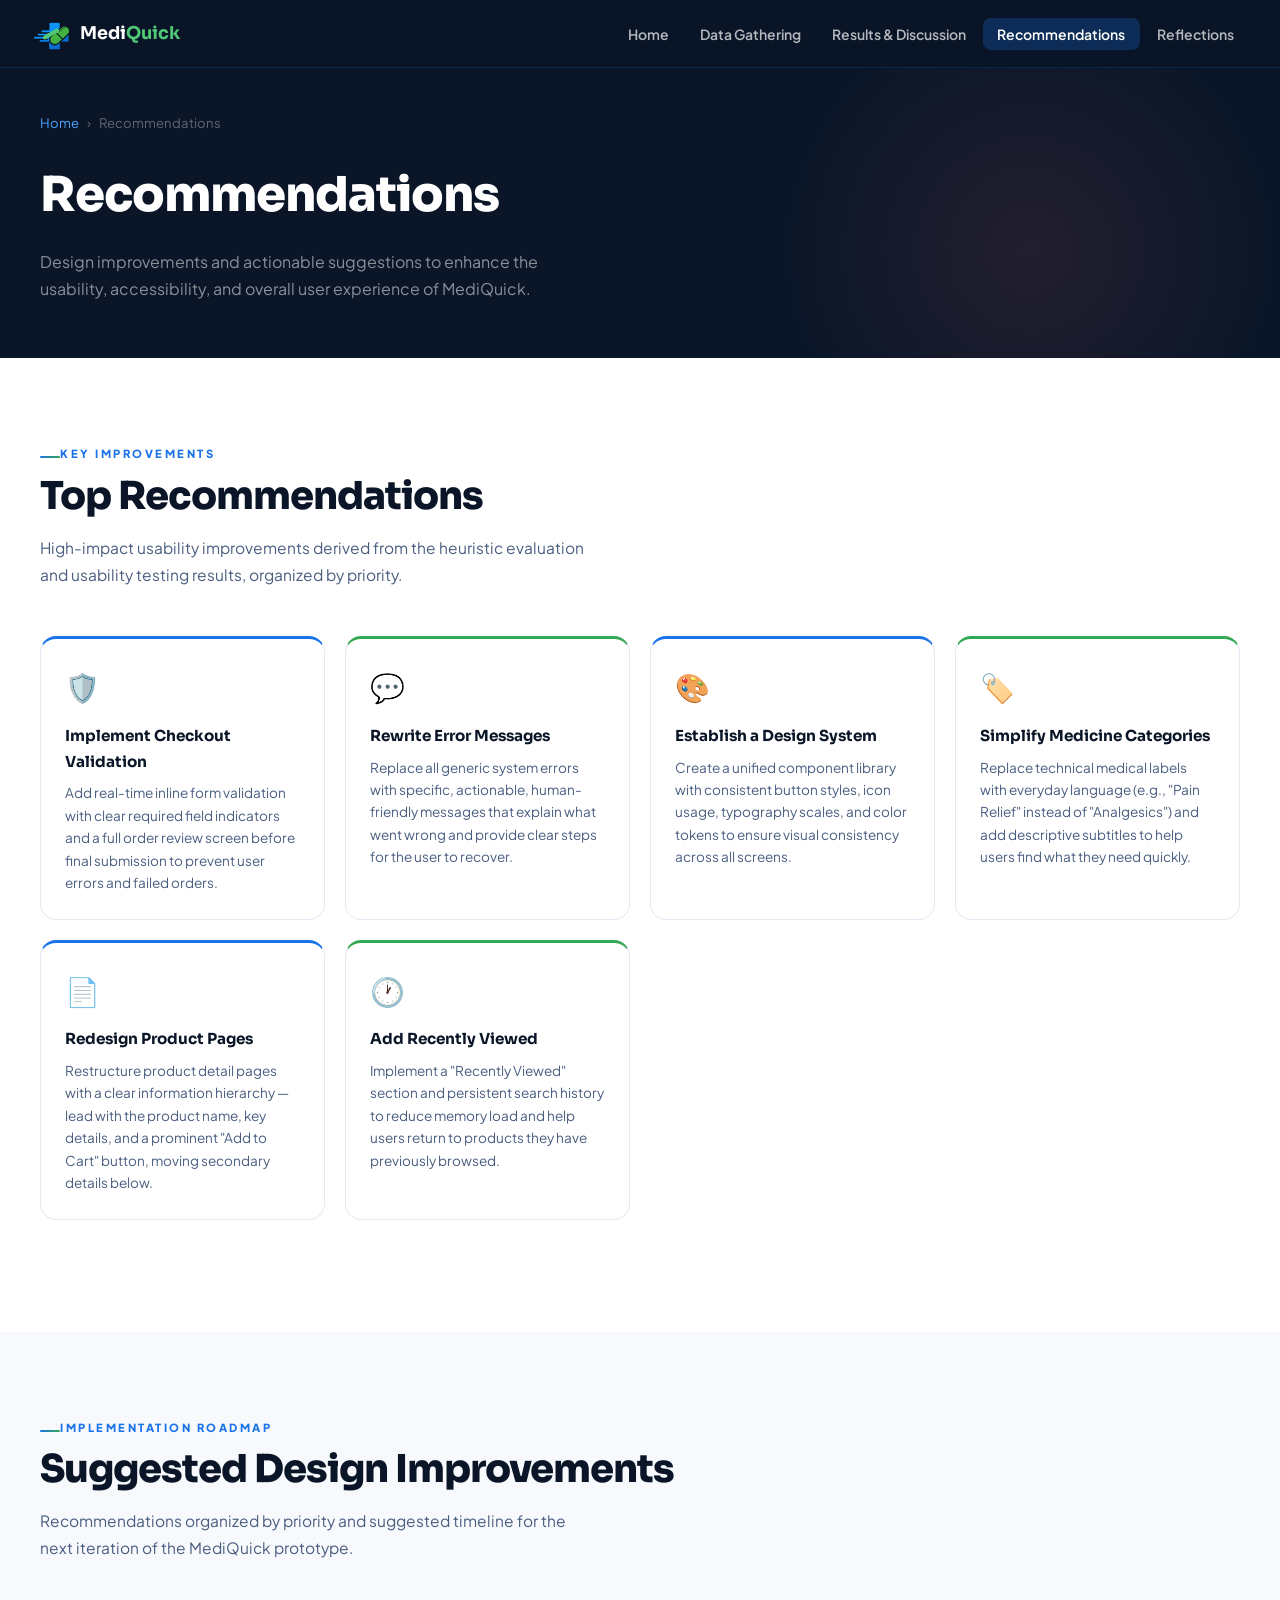
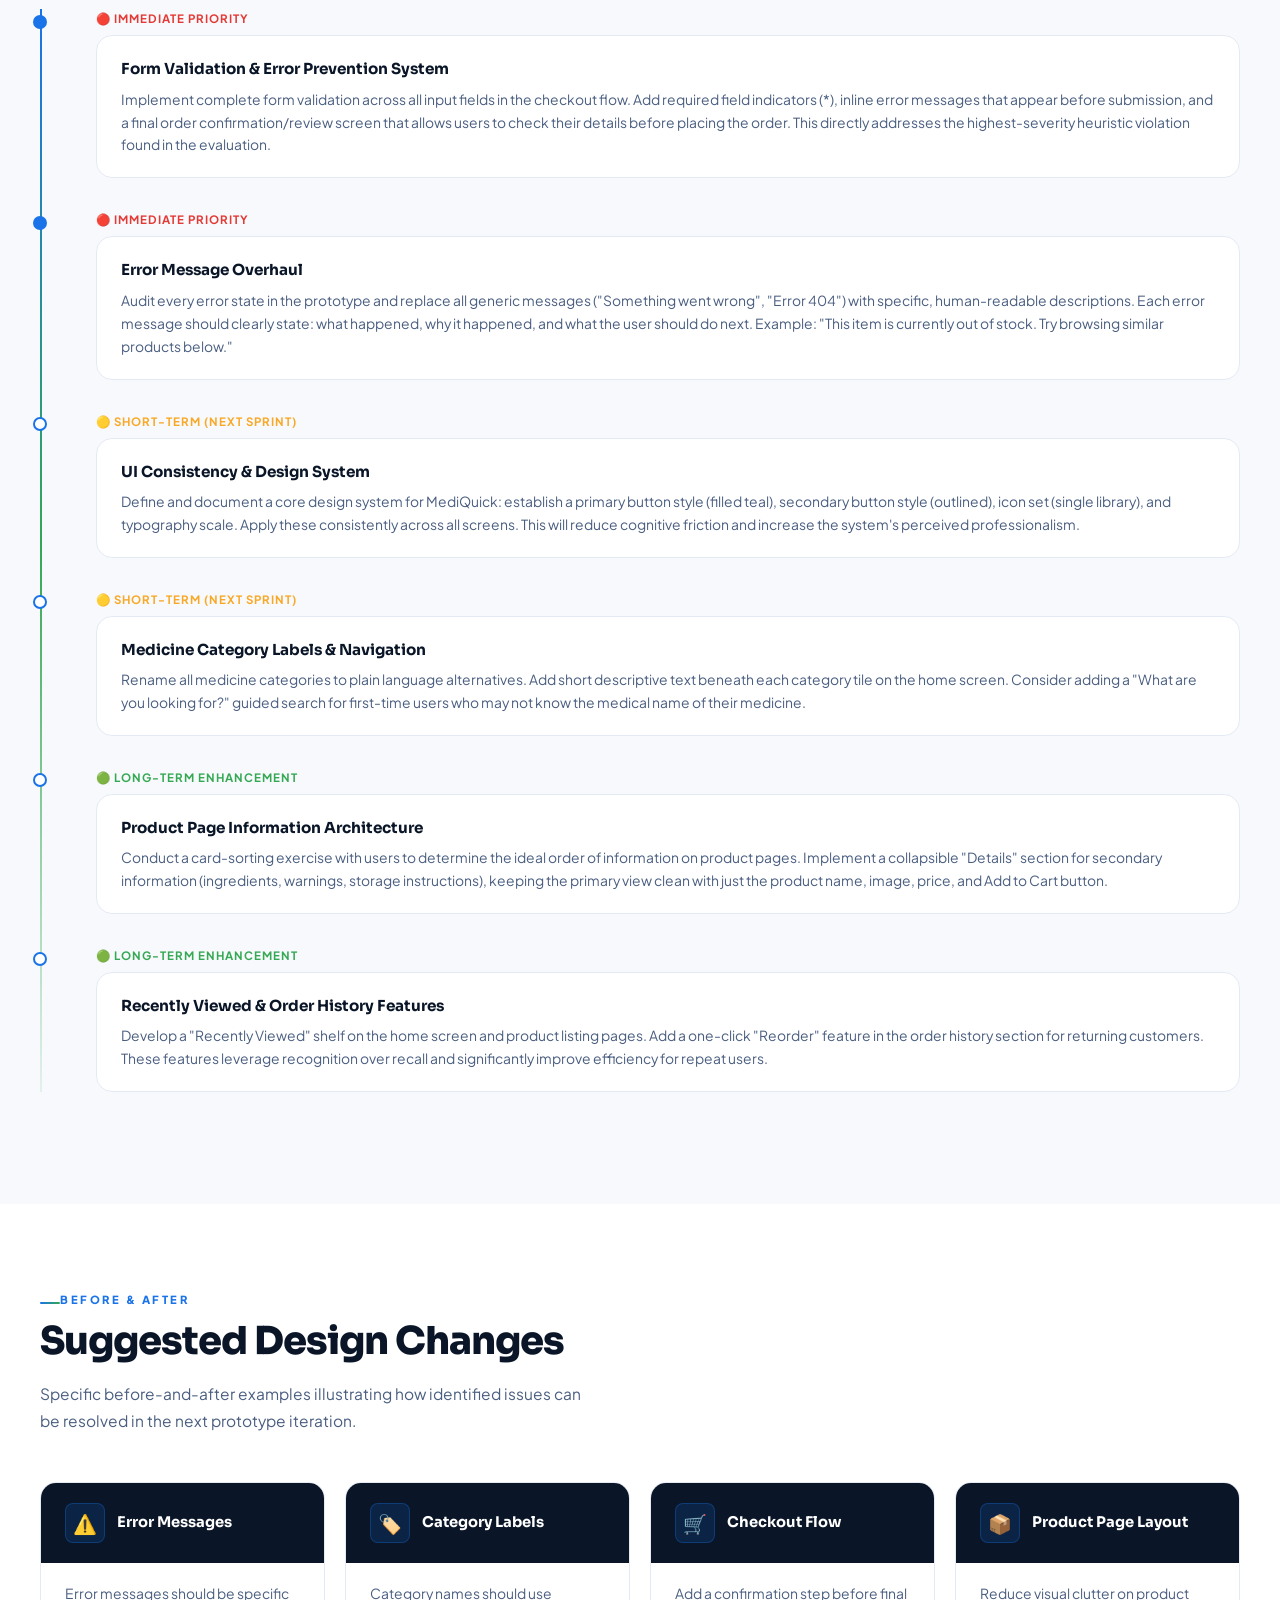
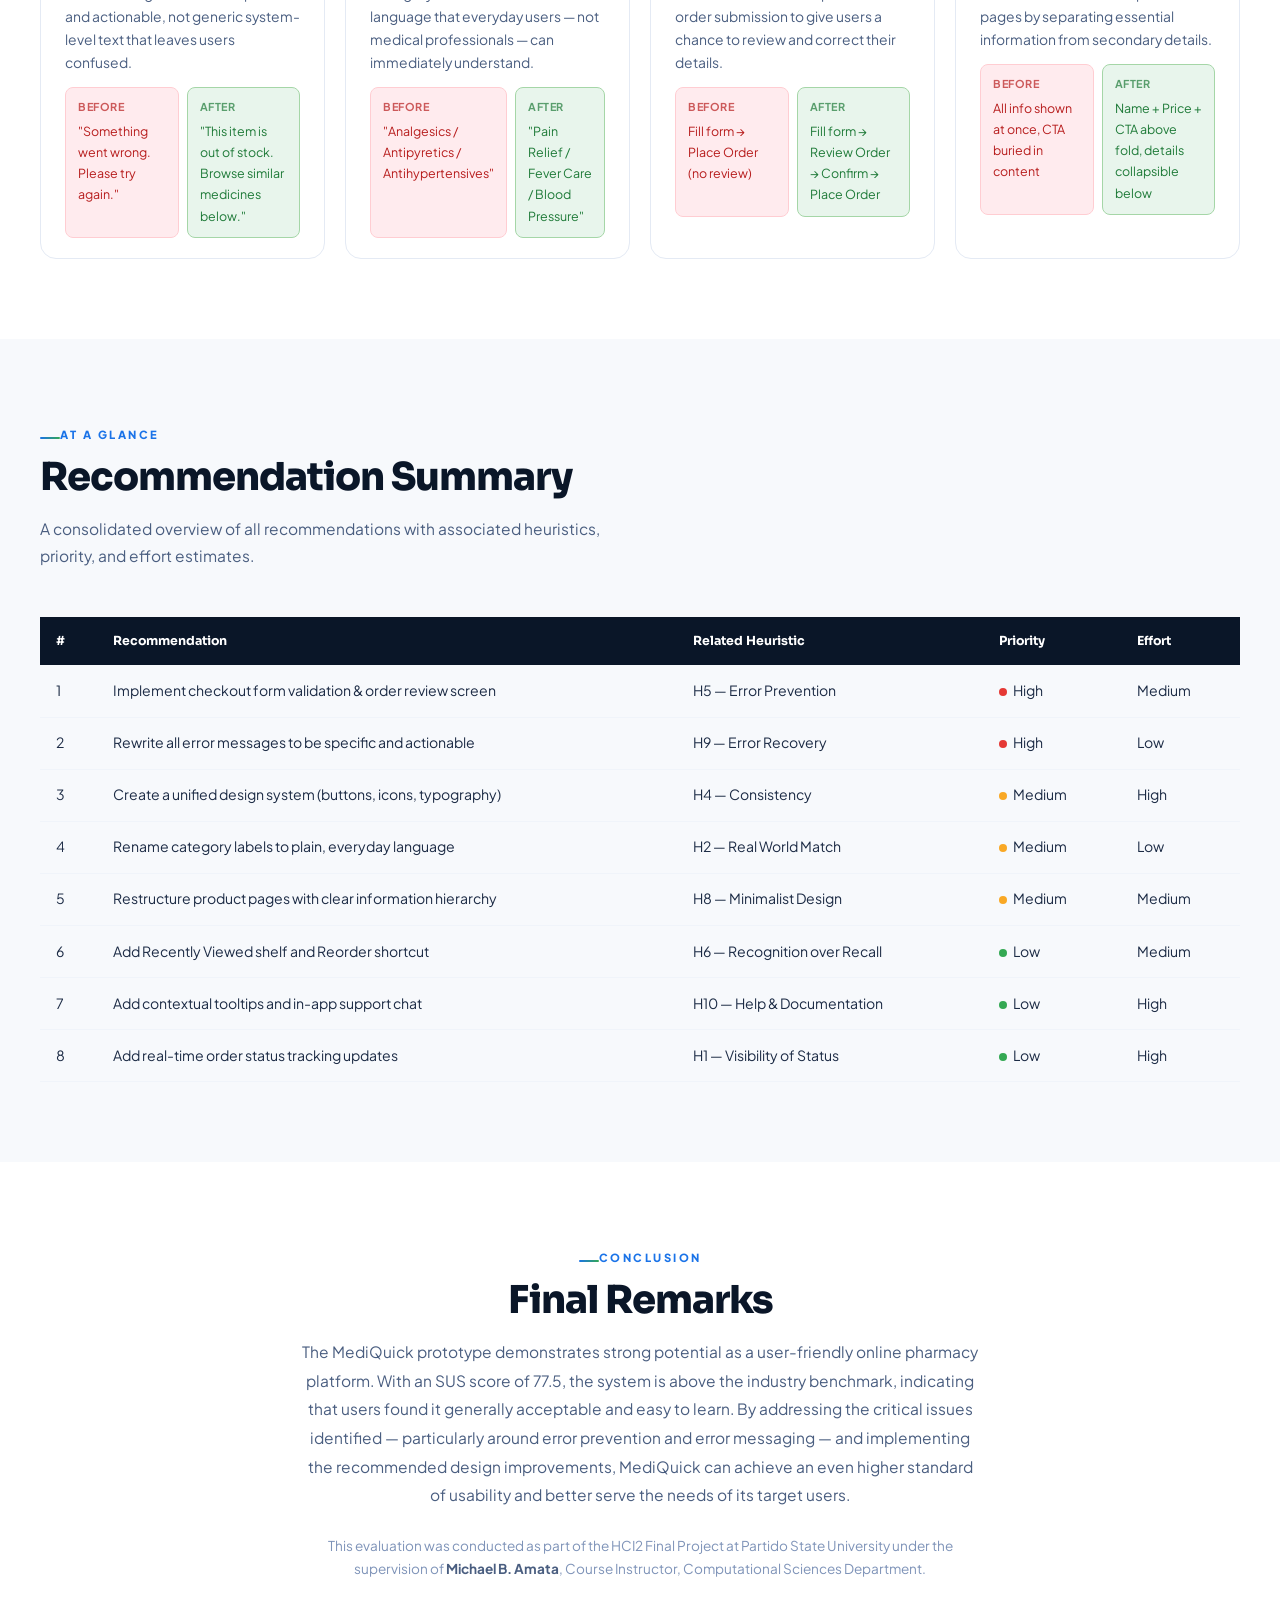
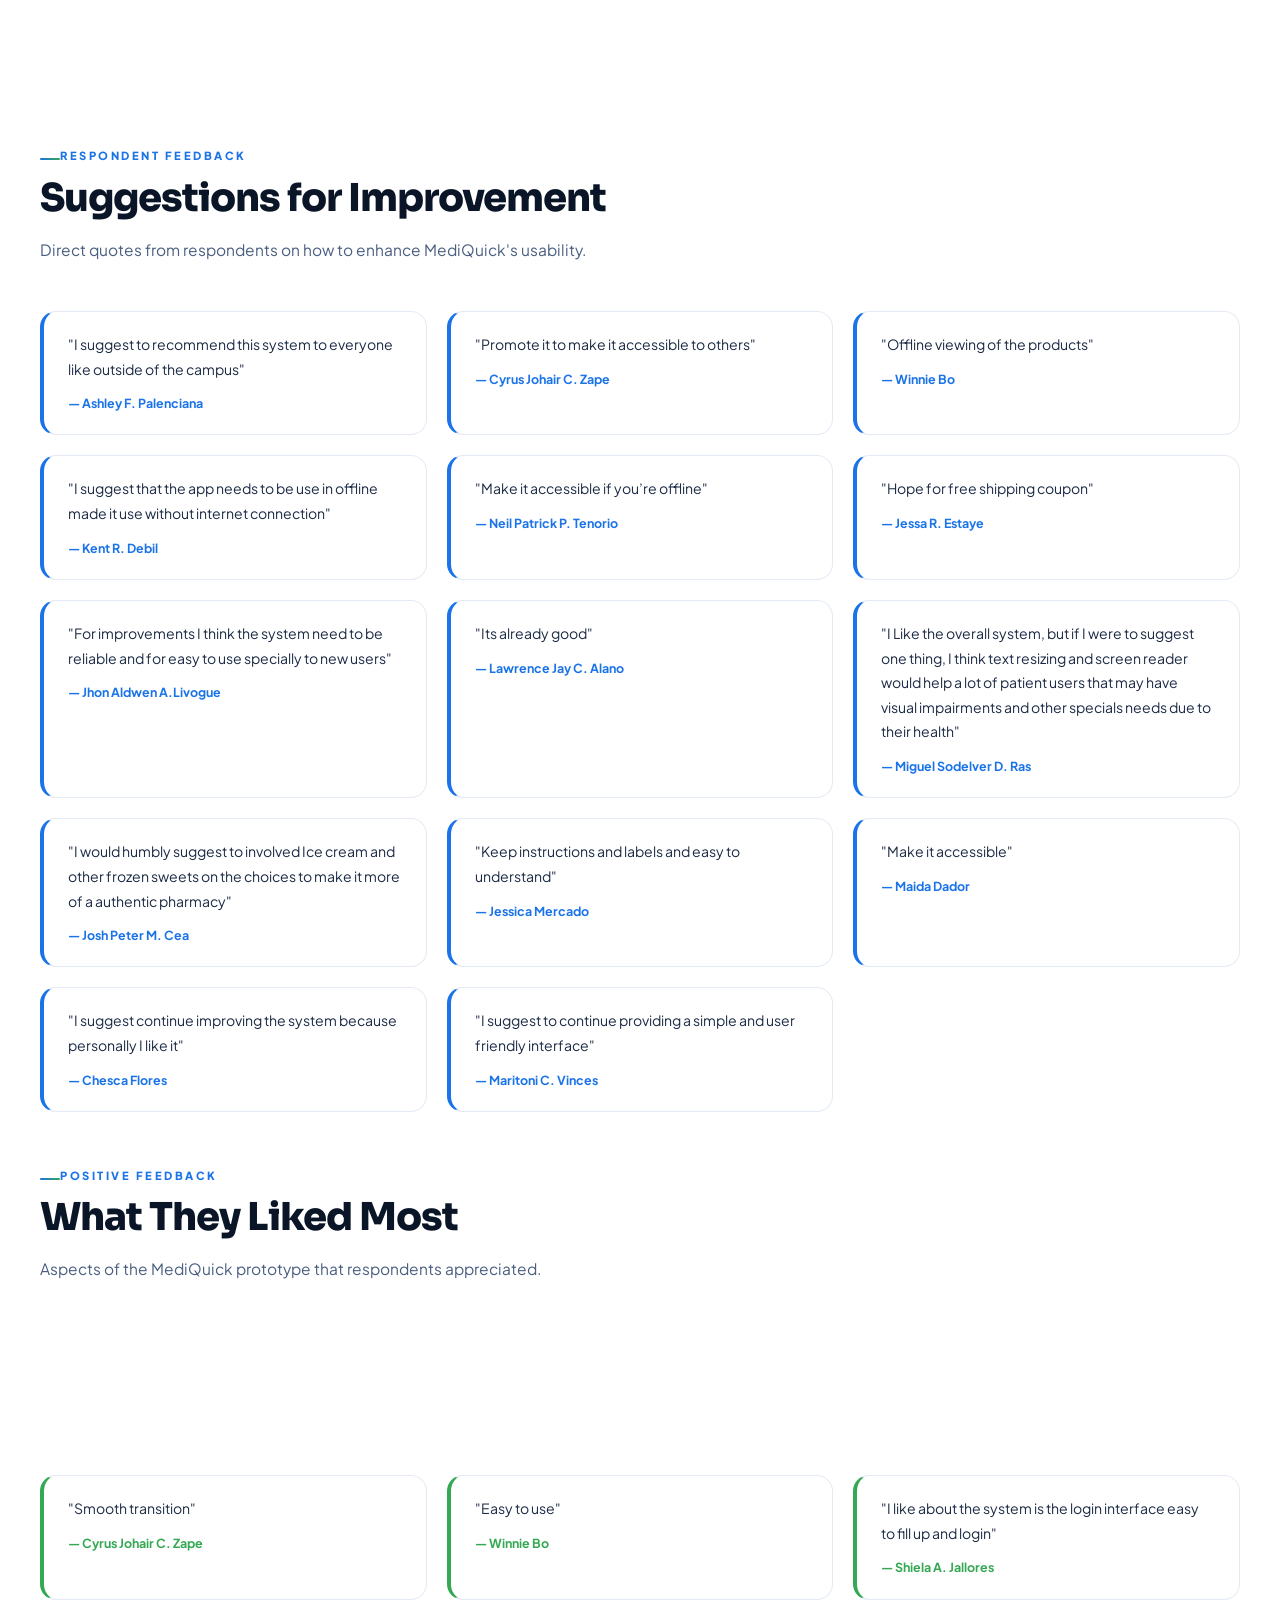
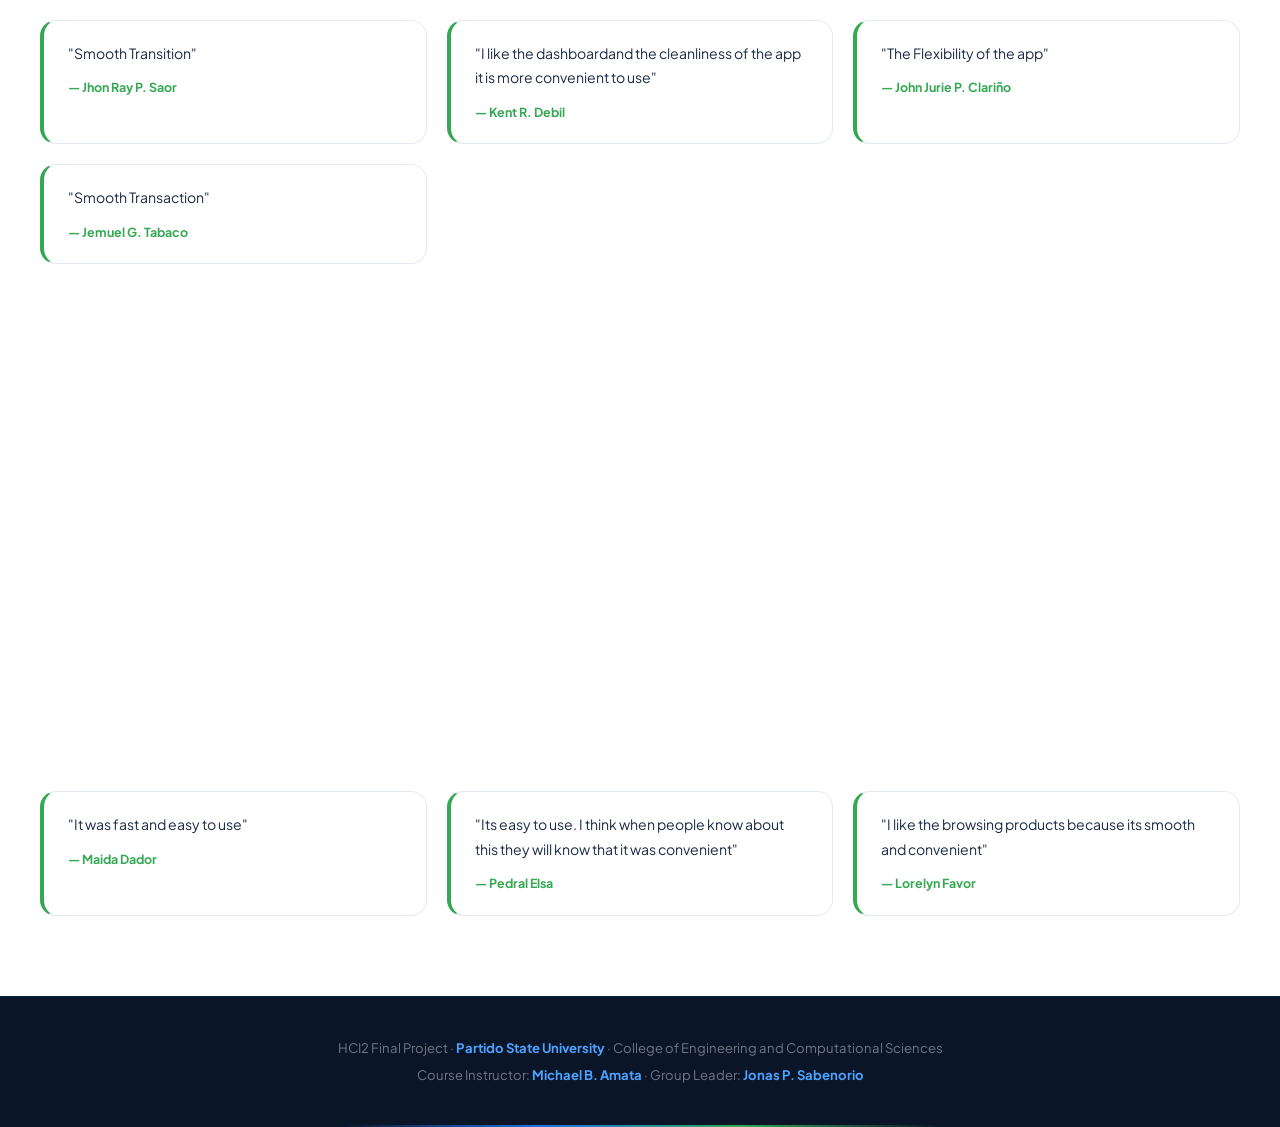
<file: pages/recommendations.html>
<!DOCTYPE html>
<html lang="en">
<head>
  <meta charset="UTF-8" />
  <meta name="viewport" content="width=device-width, initial-scale=1.0" />
  <title>Recommendations — MediQuick HCI2 Report</title>
  <link rel="stylesheet" href="../assets/css/style.css" />
  <link rel="stylesheet" href="../assets/css/animations.css" />
  <style>
    .page-hero {
      background: var(--navy);
      padding: 7rem 2rem 3.5rem;
      position: relative;
      overflow: hidden;
    }
    .page-hero::after {
      content: '';
      position: absolute;
      top: 0; right: 0;
      width: 500px; height: 500px;
      background: radial-gradient(circle, rgba(255,107,107,0.1), transparent 70%);
    }
    .page-hero-inner {
      position: relative;
      z-index: 1;
      max-width: 1200px;
      margin: 0 auto;
    }
    .breadcrumb {
      display: flex;
      align-items: center;
      gap: 0.5rem;
      font-size: 0.82rem;
      color: rgba(255,255,255,0.4);
      margin-bottom: 1.25rem;
    }
    .breadcrumb a { color: var(--blue-light); text-decoration: none; }
    .page-hero h1 {
      font-family: 'Sora', sans-serif;
      font-size: clamp(2rem, 4vw, 3rem);
      font-weight: 800;
      color: white;
      letter-spacing: -1px;
      margin-bottom: 0.75rem;
    }
    .page-hero p { color: rgba(255,255,255,0.55); max-width: 540px; font-size: 1rem; }

    /* Priority timeline */
    .timeline { position: relative; padding-left: 2rem; }
    .timeline::before {
      content: '';
      position: absolute;
      left: 0; top: 0; bottom: 0;
      width: 2px;
      background: linear-gradient(to bottom, var(--blue), var(--blue-light), rgba(10,155,138,0.1));
    }
    .timeline-item {
      position: relative;
      margin-bottom: 2rem;
      padding-left: 1.5rem;
    }
    .timeline-dot {
      position: absolute;
      left: -2.45rem;
      top: 0.35rem;
      width: 14px; height: 14px;
      border-radius: 50%;
      border: 2px solid var(--blue);
      background: white;
    }
    .timeline-dot.filled { background: var(--blue); }
    .timeline-label {
      font-size: 0.72rem;
      text-transform: uppercase;
      letter-spacing: 1px;
      font-weight: 700;
      margin-bottom: 0.4rem;
    }
    .label-immediate { color: var(--accent); }
    .label-short { color: var(--accent-gold); }
    .label-long { color: var(--blue); }
    .timeline-card {
      background: white;
      border: 1px solid var(--gray-200);
      border-radius: var(--radius);
      padding: 1.25rem 1.5rem;
      transition: var(--transition);
    }
    .timeline-card:hover { box-shadow: var(--shadow); border-color: rgba(10,155,138,0.2); }
    .timeline-title {
      font-family: 'Sora', sans-serif;
      font-size: 0.95rem;
      font-weight: 700;
      color: var(--navy);
      margin-bottom: 0.4rem;
    }
    .timeline-desc { font-size: 0.87rem; color: var(--gray-600); line-height: 1.65; }

    /* Design improvements */
    .design-grid {
      display: grid;
      grid-template-columns: repeat(auto-fit, minmax(280px, 1fr));
      gap: 1.25rem;
    }
    .design-card {
      background: white;
      border: 1px solid var(--gray-200);
      border-radius: var(--radius);
      overflow: hidden;
      transition: var(--transition);
    }
    .design-card:hover { box-shadow: var(--shadow); transform: translateY(-2px); }
    .design-card-header {
      background: var(--navy);
      padding: 1.25rem 1.5rem;
      display: flex;
      align-items: center;
      gap: 0.75rem;
    }
    .design-card-icon {
      width: 40px; height: 40px;
      background: rgba(10,155,138,0.15);
      border: 1px solid rgba(10,155,138,0.3);
      border-radius: var(--radius-sm);
      display: flex;
      align-items: center;
      justify-content: center;
      font-size: 1.2rem;
    }
    .design-card-title {
      font-family: 'Sora', sans-serif;
      font-weight: 700;
      color: white;
      font-size: 0.92rem;
    }
    .design-card-body { padding: 1.25rem 1.5rem; }
    .design-card-body p { font-size: 0.87rem; color: var(--gray-600); margin-bottom: 0.75rem; line-height: 1.65; }
    .before-after {
      display: grid;
      grid-template-columns: 1fr 1fr;
      gap: 0.5rem;
      margin-top: 0.75rem;
    }
    .ba-box {
      border-radius: var(--radius-sm);
      padding: 0.65rem 0.75rem;
      font-size: 0.78rem;
    }
    .ba-before {
      background: #FFF5F5;
      border: 1px solid #FED7D7;
      color: #C53030;
    }
    .ba-after {
      background: #F0FFF4;
      border: 1px solid #9AE6B4;
      color: #276749;
    }
    .ba-label {
      font-weight: 700;
      font-size: 0.68rem;
      text-transform: uppercase;
      letter-spacing: 0.5px;
      margin-bottom: 0.25rem;
      opacity: 0.7;
    }

    /* summary table */
    .summary-table { width: 100%; border-collapse: collapse; font-size: 0.88rem; }
    .summary-table th {
      background: var(--navy);
      color: white;
      padding: 0.85rem 1rem;
      text-align: left;
      font-family: 'Sora', sans-serif;
      font-size: 0.78rem;
      font-weight: 700;
    }
    .summary-table td {
      padding: 0.85rem 1rem;
      border-bottom: 1px solid var(--gray-100);
      vertical-align: top;
      color: var(--gray-800);
    }
    .summary-table tr:hover td { background: var(--gray-100); }
    .priority-dot {
      display: inline-block;
      width: 8px; height: 8px;
      border-radius: 50%;
      margin-right: 6px;
    }
    .dot-high { background: var(--accent); }
    .dot-medium { background: var(--accent-gold); }
    .dot-low { background: var(--blue); }
  </style>
<style>
@import url('https://fonts.googleapis.com/css2?family=Plus+Jakarta+Sans:ital,wght@0,300;0,400;0,500;0,600;0,700;0,800;1,400&family=Sora:wght@600;700;800&display=swap');

:root {
  --blue:        #1A73E8;
  --blue-dark:   #1557B0;
  --blue-light:  #4DA3FF;
  --blue-pale:   #EBF3FF;

  --green:       #34A853;
  --green-dark:  #1E7A38;
  --green-light: #50C878;
  --green-pale:  #E8F5EC;

  --navy:        #0A1628;
  --navy-mid:    #0E1F3D;
  --navy-card:   #112244;
  --white:       #FFFFFF;
  --surface:     #F7F9FC;

  --gray-50:     #F0F4FA;
  --gray-100:    #E4EAF4;
  --gray-200:    #C8D3E8;
  --gray-400:    #7E93B8;
  --gray-600:    #4A5E80;
  --gray-800:    #1C2B45;

  --accent-red:  #E53935;
  --accent-gold: #F9A825;

  --radius:      16px;
  --radius-sm:   8px;
  --shadow:      0 4px 24px rgba(26,115,232,0.10);
  --shadow-lg:   0 12px 48px rgba(26,115,232,0.16);
  --transition:  all 0.3s cubic-bezier(0.4, 0, 0.2, 1);
}

*, *::before, *::after { box-sizing: border-box; margin: 0; padding: 0; }
html { scroll-behavior: smooth; }
body { font-family: 'Plus Jakarta Sans', sans-serif; background: var(--surface); color: var(--gray-800); line-height: 1.7; font-size: 16px; overflow-x: hidden; }

/* NAVBAR */
.navbar { position: fixed; top: 0; left: 0; right: 0; z-index: 1000; background: rgba(10,22,40,0.97); backdrop-filter: blur(16px); -webkit-backdrop-filter: blur(16px); border-bottom: 1px solid rgba(26,115,232,0.18); padding: 0 2rem; height: 68px; display: flex; align-items: center; justify-content: space-between; }
.nav-brand { display: flex; align-items: center; gap: 10px; text-decoration: none; }
.nav-logo { width: 38px; height: 38px; background: linear-gradient(135deg, var(--blue), var(--blue-dark)); border-radius: 10px; display: flex; align-items: center; justify-content: center; font-family: 'Sora', sans-serif; font-weight: 800; font-size: 13px; color: white; letter-spacing: -0.5px; position: relative; overflow: hidden; }
.nav-logo::after { content: ''; position: absolute; width: 18px; height: 4px; background: var(--green-light); border-radius: 2px; transform: rotate(-30deg); }
.nav-title { font-family: 'Sora', sans-serif; font-weight: 700; font-size: 1.1rem; color: white; }
.nav-title .green { color: var(--green-light); }
.nav-links { display: flex; align-items: center; gap: 0.15rem; list-style: none; }
.nav-links a { color: rgba(255,255,255,0.7); text-decoration: none; font-size: 0.875rem; font-weight: 600; padding: 0.45rem 0.9rem; border-radius: var(--radius-sm); transition: var(--transition); white-space: nowrap; }
.nav-links a:hover { color: white; background: rgba(26,115,232,0.18); }
.nav-links a.active { color: white; background: rgba(26,115,232,0.25); }
.hamburger { display: none; flex-direction: column; gap: 5px; cursor: pointer; background: none; border: none; padding: 4px; }
.hamburger span { display: block; width: 24px; height: 2px; background: white; border-radius: 2px; transition: var(--transition); }

/* HERO */
.hero { min-height: 100vh; background: var(--navy); position: relative; display: flex; align-items: center; overflow: hidden; padding: 8rem 2rem 6rem; }
.hero-bg { position: absolute; inset: 0; background: radial-gradient(ellipse 55% 60% at 75% 35%, rgba(26,115,232,0.20) 0%, transparent 65%), radial-gradient(ellipse 40% 40% at 15% 75%, rgba(52,168,83,0.14) 0%, transparent 55%); }
.hero-grid { position: absolute; inset: 0; background-image: linear-gradient(rgba(26,115,232,0.05) 1px, transparent 1px), linear-gradient(90deg, rgba(26,115,232,0.05) 1px, transparent 1px); background-size: 52px 52px; }
.hero-container { position: relative; max-width: 1200px; margin: 0 auto; width: 100%; display: grid; grid-template-columns: 1fr 1fr; gap: 4rem; align-items: center; }
.hero-badge { display: inline-flex; align-items: center; gap: 6px; background: rgba(52,168,83,0.14); border: 1px solid rgba(52,168,83,0.35); border-radius: 999px; padding: 6px 16px; font-size: 0.78rem; font-weight: 700; color: var(--green-light); letter-spacing: 0.5px; text-transform: uppercase; margin-bottom: 1.5rem; }
.hero-badge::before { content: ''; width: 6px; height: 6px; background: var(--green-light); border-radius: 50%; animation: blink 2s ease-in-out infinite; }
@keyframes blink { 0%, 100% { opacity: 1; } 50% { opacity: 0.3; } }
.hero h1 { font-family: 'Sora', sans-serif; font-size: clamp(2.2rem, 4vw, 3.5rem); font-weight: 800; color: white; line-height: 1.1; letter-spacing: -1.5px; margin-bottom: 1.25rem; }
.hero h1 .highlight-blue { background: linear-gradient(135deg, var(--blue-light), #81C1FF); -webkit-background-clip: text; -webkit-text-fill-color: transparent; background-clip: text; }
.hero h1 .highlight-green { background: linear-gradient(135deg, var(--green-light), #7DEFA0); -webkit-background-clip: text; -webkit-text-fill-color: transparent; background-clip: text; }
.hero-desc { color: rgba(255,255,255,0.62); font-size: 1.05rem; max-width: 480px; margin-bottom: 2rem; line-height: 1.75; }
.hero-cta-row { display: flex; gap: 0.75rem; flex-wrap: wrap; margin-bottom: 2rem; }
.btn-primary { display: inline-flex; align-items: center; gap: 8px; background: linear-gradient(135deg, var(--blue), var(--blue-dark)); color: white; padding: 0.7rem 1.5rem; border-radius: var(--radius-sm); font-weight: 700; font-size: 0.9rem; text-decoration: none; transition: var(--transition); box-shadow: 0 4px 16px rgba(26,115,232,0.35); }
.btn-primary:hover { transform: translateY(-2px); box-shadow: 0 8px 24px rgba(26,115,232,0.45); }
.btn-secondary { display: inline-flex; align-items: center; gap: 8px; background: rgba(255,255,255,0.07); border: 1px solid rgba(255,255,255,0.15); color: rgba(255,255,255,0.85); padding: 0.7rem 1.5rem; border-radius: var(--radius-sm); font-weight: 600; font-size: 0.9rem; text-decoration: none; transition: var(--transition); }
.btn-secondary:hover { background: rgba(255,255,255,0.12); color: white; }
.hero-tags { display: flex; flex-wrap: wrap; gap: 0.5rem; }
.hero-tag { background: rgba(255,255,255,0.07); border: 1px solid rgba(255,255,255,0.11); border-radius: var(--radius-sm); padding: 5px 12px; font-size: 0.78rem; color: rgba(255,255,255,0.65); font-weight: 500; }

/* Hero card */
.hero-card { background: rgba(255,255,255,0.04); border: 1px solid rgba(26,115,232,0.22); border-radius: var(--radius); padding: 2rem; backdrop-filter: blur(10px); }
.hero-card-label { font-size: 0.68rem; text-transform: uppercase; letter-spacing: 2px; color: var(--blue-light); font-weight: 700; margin-bottom: 1.5rem; }
.member-grid { display: grid; grid-template-columns: 1fr 1fr; gap: 1rem; }
.member-item { display: flex; align-items: center; gap: 10px; }
.member-avatar { width: 40px; height: 40px; border-radius: 50%; background: linear-gradient(135deg, var(--blue-dark), var(--blue-light)); display: flex; align-items: center; justify-content: center; font-family: 'Sora', sans-serif; font-weight: 700; font-size: 0.85rem; color: white; flex-shrink: 0; }
.member-avatar.green { background: linear-gradient(135deg, var(--green-dark), var(--green-light)); }
.member-info { flex: 1; min-width: 0; }
.member-name { font-size: 0.82rem; font-weight: 700; color: white; white-space: nowrap; overflow: hidden; text-overflow: ellipsis; }
.member-role { font-size: 0.72rem; color: rgba(255,255,255,0.42); }
.hero-prototype { margin-top: 1.5rem; padding-top: 1.5rem; border-top: 1px solid rgba(255,255,255,0.08); display: flex; align-items: center; justify-content: space-between; }
.proto-label { font-size: 0.75rem; color: rgba(255,255,255,0.38); }
.proto-link { display: flex; align-items: center; gap: 5px; color: var(--green-light); font-size: 0.82rem; font-weight: 700; text-decoration: none; transition: var(--transition); }
.proto-link:hover { opacity: 0.8; }

/* SECTIONS */
.section { padding: 5rem 2rem; }
.section-alt { background: white; }
.container { max-width: 1200px; margin: 0 auto; }
.section-eyebrow { font-size: 0.7rem; text-transform: uppercase; letter-spacing: 2.5px; font-weight: 800; color: var(--blue); margin-bottom: 0.65rem; display: flex; align-items: center; gap: 8px; }
.section-eyebrow::before { content: ''; display: inline-block; width: 20px; height: 2px; background: linear-gradient(90deg, var(--blue), var(--green)); border-radius: 2px; }
.section-title { font-family: 'Sora', sans-serif; font-size: clamp(1.8rem, 3vw, 2.6rem); font-weight: 800; color: var(--navy); letter-spacing: -1px; line-height: 1.15; margin-bottom: 1rem; }
.section-desc { color: var(--gray-600); max-width: 560px; margin-bottom: 3rem; font-size: 0.97rem; line-height: 1.75; }

/* CARDS */
.card { background: white; border: 1px solid var(--gray-100); border-radius: var(--radius); padding: 1.75rem; transition: var(--transition); }
.card:hover { box-shadow: var(--shadow); border-color: rgba(26,115,232,0.2); transform: translateY(-2px); }

/* TABS */
.tab-nav { display: flex; gap: 0.5rem; margin-bottom: 2.5rem; border-bottom: 2px solid var(--gray-100); overflow-x: auto; }
.tab-btn { padding: 0.75rem 1.25rem; border: none; background: none; font-family: 'Plus Jakarta Sans', sans-serif; font-size: 0.88rem; font-weight: 700; color: var(--gray-400); cursor: pointer; border-bottom: 2px solid transparent; margin-bottom: -2px; transition: var(--transition); white-space: nowrap; }
.tab-btn.active { color: var(--blue); border-bottom-color: var(--blue); }
.tab-panel { display: none; }
.tab-panel.active { display: block; }

/* CONSENT */
.consent-box { background: var(--navy); border-radius: var(--radius); padding: 2.5rem; color: white; position: relative; overflow: hidden; }
.consent-box::before { content: ''; position: absolute; top: -40px; right: -40px; width: 220px; height: 220px; background: radial-gradient(circle, rgba(26,115,232,0.18), transparent 70%); }
.consent-box::after { content: ''; position: absolute; bottom: -40px; left: -40px; width: 180px; height: 180px; background: radial-gradient(circle, rgba(52,168,83,0.12), transparent 70%); }
.consent-header { display: flex; align-items: flex-start; gap: 1rem; margin-bottom: 2rem; position: relative; z-index: 1; }
.consent-icon { width: 48px; height: 48px; background: rgba(26,115,232,0.2); border: 1px solid rgba(26,115,232,0.4); border-radius: var(--radius-sm); display: flex; align-items: center; justify-content: center; font-size: 1.5rem; flex-shrink: 0; }
.consent-title { font-family: 'Sora', sans-serif; font-size: 1.3rem; font-weight: 700; margin-bottom: 0.25rem; }
.consent-subtitle { font-size: 0.85rem; color: rgba(255,255,255,0.45); }
.consent-section { margin-bottom: 1.25rem; position: relative; z-index: 1; }
.consent-section-title { font-weight: 700; font-size: 0.78rem; text-transform: uppercase; letter-spacing: 1px; color: var(--blue-light); margin-bottom: 0.5rem; }
.consent-section p { font-size: 0.9rem; color: rgba(255,255,255,0.72); line-height: 1.7; }
.consent-fields { display: grid; grid-template-columns: 1fr 1fr; gap: 1rem; margin-top: 1.5rem; padding-top: 1.5rem; border-top: 1px solid rgba(255,255,255,0.1); position: relative; z-index: 1; }
.consent-field label { display: block; font-size: 0.78rem; font-weight: 700; color: rgba(255,255,255,0.45); margin-bottom: 0.4rem; text-transform: uppercase; letter-spacing: 0.5px; }
.consent-field .field-line { height: 1px; background: rgba(255,255,255,0.22); width: 100%; }

/* SUS TABLE */
.sus-table { width: 100%; border-collapse: collapse; margin-top: 1.5rem; font-size: 0.9rem; }
.sus-table thead tr { background: var(--navy); color: white; }
.sus-table th { padding: 0.9rem 1rem; font-family: 'Sora', sans-serif; font-size: 0.78rem; font-weight: 700; text-align: center; }
.sus-table th:first-child { text-align: left; }
.sus-table td { padding: 0.9rem 1rem; border-bottom: 1px solid var(--gray-50); vertical-align: middle; text-align: center; }
.sus-table td:first-child { text-align: left; color: var(--gray-800); font-weight: 500; width: 50%; }
.sus-table tr:hover td { background: var(--gray-50); }
.radio-circle { width: 18px; height: 18px; border: 2px solid var(--gray-200); border-radius: 50%; margin: 0 auto; }

/* PROFILE */
.profile-grid { display: grid; grid-template-columns: repeat(auto-fit, minmax(180px, 1fr)); gap: 1.25rem; }
.profile-stat { background: linear-gradient(135deg, var(--blue-pale), white); border: 1px solid var(--gray-100); border-radius: var(--radius-sm); padding: 1.5rem; text-align: center; }
.profile-stat-num { font-family: 'Sora', sans-serif; font-size: 2.2rem; font-weight: 800; color: var(--blue); line-height: 1; margin-bottom: 0.4rem; }
.profile-stat-label { font-size: 0.82rem; color: var(--gray-600); font-weight: 600; }

/* HEURISTIC CARDS */
.heuristic-grid { display: grid; grid-template-columns: repeat(auto-fit, minmax(300px, 1fr)); gap: 1.25rem; }
.heuristic-card { background: white; border: 1px solid var(--gray-100); border-radius: var(--radius); padding: 1.5rem; position: relative; overflow: hidden; transition: var(--transition); }
.heuristic-card:hover { border-color: var(--blue); box-shadow: var(--shadow); transform: translateY(-2px); }
.heuristic-card::before { content: ''; position: absolute; top: 0; left: 0; right: 0; height: 3px; background: linear-gradient(90deg, var(--blue), var(--green)); opacity: 0; transition: opacity 0.3s; }
.heuristic-card:hover::before { opacity: 1; }
.heuristic-num { font-family: 'Sora', sans-serif; font-size: 3rem; font-weight: 800; color: rgba(26,115,232,0.08); position: absolute; top: 0.5rem; right: 1rem; line-height: 1; }
.severity-badge { display: inline-block; padding: 3px 10px; border-radius: 999px; font-size: 0.72rem; font-weight: 700; text-transform: uppercase; letter-spacing: 0.5px; margin-bottom: 0.75rem; }
.severity-high { background: #FFEBEE; color: var(--accent-red); }
.severity-medium { background: #FFF8E1; color: #E65100; }
.severity-low { background: var(--green-pale); color: var(--green-dark); }
.heuristic-title { font-family: 'Sora', sans-serif; font-size: 0.95rem; font-weight: 700; color: var(--navy); margin-bottom: 0.5rem; }
.heuristic-desc { font-size: 0.85rem; color: var(--gray-600); margin-bottom: 1rem; line-height: 1.65; }
.heuristic-rec { background: var(--gray-50); border-left: 3px solid var(--blue); padding: 0.75rem 1rem; border-radius: 0 var(--radius-sm) var(--radius-sm) 0; font-size: 0.82rem; color: var(--gray-800); }
.heuristic-rec strong { display: block; font-size: 0.72rem; text-transform: uppercase; letter-spacing: 0.5px; color: var(--blue); margin-bottom: 0.25rem; }

/* SCORE DISPLAY */
.score-display { background: var(--navy); border-radius: var(--radius); padding: 2.5rem; display: flex; align-items: center; gap: 3rem; flex-wrap: wrap; margin-bottom: 2rem; position: relative; overflow: hidden; }
.score-display::before { content: ''; position: absolute; inset: 0; background: radial-gradient(ellipse 50% 60% at 80% 50%, rgba(26,115,232,0.15) 0%, transparent 60%), radial-gradient(ellipse 30% 40% at 10% 80%, rgba(52,168,83,0.10) 0%, transparent 50%); }
.score-circle { width: 140px; height: 140px; border-radius: 50%; background: conic-gradient(var(--blue-light) 0% 77.5%, rgba(255,255,255,0.08) 77.5% 100%); display: flex; align-items: center; justify-content: center; position: relative; flex-shrink: 0; z-index: 1; }
.score-circle::after { content: ''; width: 110px; height: 110px; background: var(--navy); border-radius: 50%; position: absolute; }
.score-value { position: relative; z-index: 1; text-align: center; }
.score-num { font-family: 'Sora', sans-serif; font-size: 2rem; font-weight: 800; color: white; line-height: 1; }
.score-unit { font-size: 0.7rem; color: rgba(255,255,255,0.45); }
.score-info { flex: 1; position: relative; z-index: 1; }
.score-grade { font-family: 'Sora', sans-serif; font-size: 1.6rem; font-weight: 800; color: var(--green-light); margin-bottom: 0.5rem; }
.score-detail { color: rgba(255,255,255,0.58); font-size: 0.9rem; margin-bottom: 1rem; line-height: 1.6; }
.score-breakdown { display: flex; gap: 1.5rem; flex-wrap: wrap; }
.score-item { text-align: center; }
.score-item-val { font-family: 'Sora', sans-serif; font-size: 1.3rem; font-weight: 700; color: white; }
.score-item-label { font-size: 0.72rem; color: rgba(255,255,255,0.38); }

/* SUS BAR */
.sus-bar-wrap { margin-bottom: 2.5rem; }
.sus-bar-item { margin-bottom: 1.1rem; }
.sus-bar-label { display: flex; justify-content: space-between; font-size: 0.82rem; font-weight: 600; color: var(--gray-800); margin-bottom: 0.35rem; }
.sus-bar-label span { color: var(--gray-400); font-weight: 400; }
.sus-bar-track { height: 8px; background: var(--gray-100); border-radius: 99px; overflow: hidden; }
.sus-bar-fill { height: 100%; border-radius: 99px; background: linear-gradient(90deg, var(--blue-dark), var(--blue-light)); transition: width 1.2s cubic-bezier(0.4,0,0.2,1); width: 0; }
.sus-bar-fill.animated { width: var(--target-width); }

/* ISSUE LIST */
.issue-list { list-style: none; }
.issue-item { display: flex; gap: 1rem; padding: 1.25rem; border-radius: var(--radius-sm); border: 1px solid var(--gray-100); background: white; margin-bottom: 0.75rem; transition: var(--transition); }
.issue-item:hover { box-shadow: var(--shadow); border-color: rgba(26,115,232,0.2); }
.issue-num { width: 32px; height: 32px; background: var(--navy); color: white; border-radius: 50%; display: flex; align-items: center; justify-content: center; font-family: 'Sora', sans-serif; font-size: 0.78rem; font-weight: 700; flex-shrink: 0; }
.issue-body { flex: 1; }
.issue-title { font-weight: 700; color: var(--navy); font-size: 0.92rem; margin-bottom: 0.25rem; }
.issue-desc { font-size: 0.85rem; color: var(--gray-600); line-height: 1.6; }
.issue-heuristic { display: inline-block; margin-top: 0.4rem; font-size: 0.72rem; font-weight: 700; color: var(--blue-dark); background: var(--blue-pale); padding: 2px 8px; border-radius: 4px; }

.callout { background: linear-gradient(135deg, var(--navy), var(--navy-card)); border-left: 4px solid var(--blue-light); border-radius: 0 var(--radius-sm) var(--radius-sm) 0; padding: 1.25rem 1.5rem; color: rgba(255,255,255,0.82); font-size: 0.9rem; margin: 1.5rem 0; font-style: italic; }
.prose { color: var(--gray-800); line-height: 1.85; font-size: 0.95rem; }
.prose p { margin-bottom: 1.1rem; }
.prose strong { color: var(--navy); }
.two-col { display: grid; grid-template-columns: 1fr 1fr; gap: 2rem; }

/* RECOMMENDATIONS */
.rec-grid { display: grid; grid-template-columns: repeat(auto-fit, minmax(260px, 1fr)); gap: 1.25rem; }
.rec-card { background: white; border: 1px solid var(--gray-100); border-radius: var(--radius); padding: 1.5rem; border-top: 3px solid var(--blue); transition: var(--transition); }
.rec-card:nth-child(even) { border-top-color: var(--green); }
.rec-card:hover { box-shadow: var(--shadow); transform: translateY(-2px); }
.rec-icon { font-size: 1.75rem; margin-bottom: 0.75rem; }
.rec-title { font-family: 'Sora', sans-serif; font-size: 0.95rem; font-weight: 700; color: var(--navy); margin-bottom: 0.5rem; }
.rec-desc { font-size: 0.85rem; color: var(--gray-600); line-height: 1.65; }

/* TIMELINE */
.timeline { position: relative; padding-left: 2rem; }
.timeline::before { content: ''; position: absolute; left: 0; top: 0; bottom: 0; width: 2px; background: linear-gradient(to bottom, var(--blue), var(--green), rgba(52,168,83,0.1)); }
.timeline-item { position: relative; margin-bottom: 2rem; padding-left: 1.5rem; }
.timeline-dot { position: absolute; left: -2.45rem; top: 0.35rem; width: 14px; height: 14px; border-radius: 50%; border: 2px solid var(--blue); background: white; }
.timeline-dot.filled { background: var(--blue); }
.timeline-label { font-size: 0.72rem; text-transform: uppercase; letter-spacing: 1px; font-weight: 700; margin-bottom: 0.4rem; }
.label-immediate { color: var(--accent-red); }
.label-short { color: var(--accent-gold); }
.label-long { color: var(--green); }
.timeline-card { background: white; border: 1px solid var(--gray-100); border-radius: var(--radius); padding: 1.25rem 1.5rem; transition: var(--transition); }
.timeline-card:hover { box-shadow: var(--shadow); border-color: rgba(26,115,232,0.2); }
.timeline-title { font-family: 'Sora', sans-serif; font-size: 0.95rem; font-weight: 700; color: var(--navy); margin-bottom: 0.4rem; }
.timeline-desc { font-size: 0.87rem; color: var(--gray-600); line-height: 1.65; }

/* DESIGN CARDS */
.design-grid { display: grid; grid-template-columns: repeat(auto-fit, minmax(280px, 1fr)); gap: 1.25rem; }
.design-card { background: white; border: 1px solid var(--gray-100); border-radius: var(--radius); overflow: hidden; transition: var(--transition); }
.design-card:hover { box-shadow: var(--shadow); transform: translateY(-2px); }
.design-card-header { background: var(--navy); padding: 1.25rem 1.5rem; display: flex; align-items: center; gap: 0.75rem; }
.design-card-icon { width: 40px; height: 40px; background: rgba(26,115,232,0.15); border: 1px solid rgba(26,115,232,0.3); border-radius: var(--radius-sm); display: flex; align-items: center; justify-content: center; font-size: 1.2rem; }
.design-card-title { font-family: 'Sora', sans-serif; font-weight: 700; color: white; font-size: 0.92rem; }
.design-card-body { padding: 1.25rem 1.5rem; }
.design-card-body p { font-size: 0.87rem; color: var(--gray-600); margin-bottom: 0.75rem; line-height: 1.65; }
.before-after { display: grid; grid-template-columns: 1fr 1fr; gap: 0.5rem; margin-top: 0.75rem; }
.ba-box { border-radius: var(--radius-sm); padding: 0.65rem 0.75rem; font-size: 0.78rem; }
.ba-before { background: #FFEBEE; border: 1px solid #FFCDD2; color: #B71C1C; }
.ba-after { background: var(--green-pale); border: 1px solid #A5D6A7; color: var(--green-dark); }
.ba-label { font-weight: 700; font-size: 0.68rem; text-transform: uppercase; letter-spacing: 0.5px; margin-bottom: 0.25rem; opacity: 0.7; }

/* SUMMARY TABLE */
.summary-table { width: 100%; border-collapse: collapse; font-size: 0.88rem; }
.summary-table th { background: var(--navy); color: white; padding: 0.85rem 1rem; text-align: left; font-family: 'Sora', sans-serif; font-size: 0.78rem; font-weight: 700; }
.summary-table td { padding: 0.85rem 1rem; border-bottom: 1px solid var(--gray-50); vertical-align: top; color: var(--gray-800); }
.summary-table tr:hover td { background: var(--gray-50); }
.priority-dot { display: inline-block; width: 8px; height: 8px; border-radius: 50%; margin-right: 6px; }
.dot-high { background: var(--accent-red); }
.dot-medium { background: var(--accent-gold); }
.dot-low { background: var(--green); }

/* DOC CARDS */
.doc-card { background: white; border: 1px solid var(--gray-100); border-radius: var(--radius); padding: 1.5rem; display: flex; align-items: center; gap: 1rem; margin-bottom: 0.75rem; transition: var(--transition); text-decoration: none; color: inherit; }
.doc-card:hover { box-shadow: var(--shadow); border-color: rgba(26,115,232,0.2); }
.doc-icon { width: 46px; height: 46px; background: var(--blue-pale); border-radius: var(--radius-sm); display: flex; align-items: center; justify-content: center; font-size: 1.4rem; flex-shrink: 0; }
.doc-title { font-weight: 700; font-size: 0.9rem; color: var(--navy); }
.doc-meta { font-size: 0.78rem; color: var(--gray-400); margin-top: 2px; }

/* PHOTO GRID */
.photo-grid { display: grid; grid-template-columns: repeat(auto-fill, minmax(180px, 1fr)); gap: 1rem; }
.photo-placeholder { aspect-ratio: 4/3; background: var(--gray-50); border-radius: var(--radius-sm); border: 2px dashed var(--gray-200); display: flex; flex-direction: column; align-items: center; justify-content: center; color: var(--gray-400); font-size: 0.78rem; gap: 0.5rem; }
.photo-placeholder .ph-icon { font-size: 1.5rem; }

/* PAGE HERO */
.page-hero { background: var(--navy); padding: 7rem 2rem 3.5rem; position: relative; overflow: hidden; }
.page-hero-inner { position: relative; z-index: 1; max-width: 1200px; margin: 0 auto; }
.breadcrumb { display: flex; align-items: center; gap: 0.5rem; font-size: 0.82rem; color: rgba(255,255,255,0.35); margin-bottom: 1.25rem; }
.breadcrumb a { color: var(--blue-light); text-decoration: none; }
.page-hero h1 { font-family: 'Sora', sans-serif; font-size: clamp(2rem, 4vw, 3rem); font-weight: 800; color: white; letter-spacing: -1px; margin-bottom: 0.75rem; }
.page-hero p { color: rgba(255,255,255,0.52); max-width: 540px; font-size: 1rem; }

/* OPEN ENDED */
.open-ended-list { list-style: none; }
.open-ended-list li { background: var(--gray-50); border-radius: var(--radius-sm); padding: 1rem 1.25rem; margin-bottom: 0.75rem; font-weight: 600; color: var(--gray-800); border-left: 3px solid var(--blue); font-size: 0.9rem; }

/* FOOTER */
footer { background: var(--navy); color: rgba(255,255,255,0.42); text-align: center; padding: 2.5rem 2rem; font-size: 0.82rem; border-top: 1px solid rgba(26,115,232,0.15); position: relative; overflow: hidden; }
footer::before { content: ''; position: absolute; bottom: 0; left: 50%; transform: translateX(-50%); width: 600px; height: 2px; background: linear-gradient(90deg, transparent, var(--blue), var(--green), transparent); }
footer strong { color: var(--blue-light); }
footer .green { color: var(--green-light); }

/* DIVIDER */
.divider { height: 1px; background: linear-gradient(90deg, transparent, var(--gray-100), transparent); margin: 3rem 0; }

/* ANIMATIONS */
.fade-up { opacity: 0; transform: translateY(24px); transition: opacity 0.6s ease, transform 0.6s ease; }
.fade-up.visible { opacity: 1; transform: translateY(0); }
.anim-fade-up { opacity: 0; transform: translateY(28px); transition: opacity 0.55s ease, transform 0.55s ease; }
.anim-fade-down { opacity: 0; transform: translateY(-20px); transition: opacity 0.55s ease, transform 0.55s ease; }
.anim-fade-in { opacity: 0; transition: opacity 0.6s ease; }
.anim-scale-in { opacity: 0; transform: scale(0.94); transition: opacity 0.5s ease, transform 0.5s cubic-bezier(0.34,1.56,0.64,1); }
.anim-slide-left { opacity: 0; transform: translateX(-24px); transition: opacity 0.55s ease, transform 0.55s ease; }
.anim-slide-right { opacity: 0; transform: translateX(24px); transition: opacity 0.55s ease, transform 0.55s ease; }
.anim-flip-in { opacity: 0; transform: perspective(600px) rotateX(12deg); transition: opacity 0.5s ease, transform 0.5s ease; }
.anim-fade-up.is-visible, .anim-fade-down.is-visible, .anim-fade-in.is-visible, .anim-scale-in.is-visible, .anim-slide-left.is-visible, .anim-slide-right.is-visible, .anim-flip-in.is-visible { opacity: 1; transform: none; }
.ripple-container { position: relative; overflow: hidden; }
.ripple-wave { position: absolute; border-radius: 50%; background: rgba(26,115,232,0.18); transform: scale(0); animation: ripple 0.6s ease-out; pointer-events: none; }
@keyframes ripple { to { transform: scale(2.5); opacity: 0; } }

/* RESPONSIVE */
@media (max-width: 768px) {
  .nav-links { display: none; }
  .nav-links.open { display: flex; flex-direction: column; position: absolute; top: 68px; left: 0; right: 0; background: var(--navy-mid); padding: 1rem; border-bottom: 1px solid rgba(26,115,232,0.18); }
  .hamburger { display: flex; }
  .hero-container { grid-template-columns: 1fr; gap: 2rem; }
  .hero-card { display: none; }
  .member-grid { grid-template-columns: 1fr; }
  .consent-fields { grid-template-columns: 1fr; }
  .score-display { flex-direction: column; gap: 1.5rem; }
  .two-col { grid-template-columns: 1fr; }
  .before-after { grid-template-columns: 1fr; }
}

/* ============================================================
   MEDIQUICK — animations.css
   Add <link rel="stylesheet" href="assets/css/animations.css">
   (or ../assets/css/animations.css from /pages/) AFTER style.css
   ============================================================ */

/* ── 1. KEYFRAME LIBRARY ────────────────────────────────────── */

@keyframes fadeUp {
  from { opacity: 0; transform: translateY(32px); }
  to   { opacity: 1; transform: translateY(0); }
}

@keyframes fadeDown {
  from { opacity: 0; transform: translateY(-24px); }
  to   { opacity: 1; transform: translateY(0); }
}

@keyframes fadeIn {
  from { opacity: 0; }
  to   { opacity: 1; }
}

@keyframes scaleIn {
  from { opacity: 0; transform: scale(0.88); }
  to   { opacity: 1; transform: scale(1); }
}

@keyframes slideInLeft {
  from { opacity: 0; transform: translateX(-40px); }
  to   { opacity: 1; transform: translateX(0); }
}

@keyframes slideInRight {
  from { opacity: 0; transform: translateX(40px); }
  to   { opacity: 1; transform: translateX(0); }
}

@keyframes floatY {
  0%, 100% { transform: translateY(0); }
  50%       { transform: translateY(-10px); }
}

@keyframes pulseGlow {
  0%, 100% { box-shadow: 0 0 0 0 rgba(10,155,138,0); }
  50%       { box-shadow: 0 0 0 10px rgba(10,155,138,0.15); }
}

@keyframes spinSlow {
  from { transform: rotate(0deg); }
  to   { transform: rotate(360deg); }
}

@keyframes blink {
  0%, 100% { opacity: 1; }
  50%       { opacity: 0.25; }
}

@keyframes shimmer {
  0%   { background-position: -400px 0; }
  100% { background-position: 400px 0; }
}

@keyframes borderPulse {
  0%, 100% { border-color: rgba(10,155,138,0.2); }
  50%       { border-color: rgba(10,155,138,0.6); }
}

@keyframes countUp {
  from { opacity: 0; transform: translateY(12px); }
  to   { opacity: 1; transform: translateY(0); }
}

@keyframes dashDraw {
  from { stroke-dashoffset: 1000; }
  to   { stroke-dashoffset: 0; }
}

@keyframes navSlideDown {
  from { opacity: 0; transform: translateY(-100%); }
  to   { opacity: 1; transform: translateY(0); }
}

@keyframes ripple {
  0%   { transform: scale(0); opacity: 0.5; }
  100% { transform: scale(3); opacity: 0; }
}

@keyframes progressFill {
  from { width: 0%; }
  to   { width: var(--target-width, 100%); }
}

@keyframes tabIndicatorSlide {
  from { opacity: 0; transform: scaleX(0); }
  to   { opacity: 1; transform: scaleX(1); }
}

@keyframes heroTextReveal {
  from { opacity: 0; transform: translateY(20px) skewY(1deg); }
  to   { opacity: 1; transform: translateY(0) skewY(0deg); }
}

@keyframes cardFlip {
  0%   { transform: perspective(600px) rotateY(15deg) scale(0.96); opacity: 0; }
  100% { transform: perspective(600px) rotateY(0deg) scale(1);    opacity: 1; }
}

@keyframes timelineDotPop {
  0%   { transform: scale(0); opacity: 0; }
  70%  { transform: scale(1.3); opacity: 1; }
  100% { transform: scale(1); }
}

@keyframes gradientShift {
  0%, 100% { background-position: 0% 50%; }
  50%       { background-position: 100% 50%; }
}


/* ── 2. SCROLL-TRIGGERED ENTRANCE CLASSES ───────────────────── */
/* Applied by JS when element enters viewport */

.anim-fade-up {
  opacity: 0;
  transform: translateY(32px);
  transition: opacity 0.65s cubic-bezier(0.22,1,0.36,1),
              transform 0.65s cubic-bezier(0.22,1,0.36,1);
}
.anim-fade-up.is-visible {
  opacity: 1;
  transform: translateY(0);
}

.anim-fade-down {
  opacity: 0;
  transform: translateY(-24px);
  transition: opacity 0.6s ease, transform 0.6s ease;
}
.anim-fade-down.is-visible { opacity: 1; transform: translateY(0); }

.anim-fade-in {
  opacity: 0;
  transition: opacity 0.7s ease;
}
.anim-fade-in.is-visible { opacity: 1; }

.anim-scale-in {
  opacity: 0;
  transform: scale(0.9);
  transition: opacity 0.5s ease, transform 0.5s cubic-bezier(0.34,1.56,0.64,1);
}
.anim-scale-in.is-visible { opacity: 1; transform: scale(1); }

.anim-slide-left {
  opacity: 0;
  transform: translateX(-40px);
  transition: opacity 0.6s ease, transform 0.6s cubic-bezier(0.22,1,0.36,1);
}
.anim-slide-left.is-visible { opacity: 1; transform: translateX(0); }

.anim-slide-right {
  opacity: 0;
  transform: translateX(40px);
  transition: opacity 0.6s ease, transform 0.6s cubic-bezier(0.22,1,0.36,1);
}
.anim-slide-right.is-visible { opacity: 1; transform: translateX(0); }

.anim-flip-in {
  opacity: 0;
  transform: perspective(600px) rotateY(15deg) scale(0.96);
  transition: opacity 0.6s ease, transform 0.6s cubic-bezier(0.22,1,0.36,1);
}
.anim-flip-in.is-visible { opacity: 1; transform: perspective(600px) rotateY(0deg) scale(1); }

/* Stagger delay helpers — add alongside any anim- class */
.delay-100 { transition-delay: 0.1s !important; }
.delay-200 { transition-delay: 0.2s !important; }
.delay-300 { transition-delay: 0.3s !important; }
.delay-400 { transition-delay: 0.4s !important; }
.delay-500 { transition-delay: 0.5s !important; }
.delay-600 { transition-delay: 0.6s !important; }
.delay-700 { transition-delay: 0.7s !important; }
.delay-800 { transition-delay: 0.8s !important; }


/* ── 3. NAVBAR ANIMATION ────────────────────────────────────── */

.navbar {
  animation: navSlideDown 0.5s cubic-bezier(0.22,1,0.36,1) both;
}

.nav-brand {
  animation: fadeIn 0.6s 0.3s ease both;
}

.nav-links li {
  animation: fadeDown 0.4s ease both;
}
.nav-links li:nth-child(1) { animation-delay: 0.35s; }
.nav-links li:nth-child(2) { animation-delay: 0.42s; }
.nav-links li:nth-child(3) { animation-delay: 0.49s; }
.nav-links li:nth-child(4) { animation-delay: 0.56s; }

/* nav link hover underline sweep */
.nav-links a {
  position: relative;
  overflow: hidden;
}
.nav-links a::after {
  content: '';
  position: absolute;
  bottom: 4px; left: 50%; right: 50%;
  height: 2px;
  background: var(--teal-light);
  border-radius: 2px;
  transition: left 0.25s ease, right 0.25s ease;
}
.nav-links a:hover::after,
.nav-links a.active::after {
  left: 10px;
  right: 10px;
}


/* ── 4. HERO SECTION ────────────────────────────────────────── */

.hero-badge {
  animation: fadeIn 0.6s 0.4s ease both;
}

.hero h1 {
  animation: heroTextReveal 0.8s 0.55s cubic-bezier(0.22,1,0.36,1) both;
}

.hero-desc {
  animation: fadeUp 0.7s 0.75s ease both;
}

.hero-tags {
  animation: fadeUp 0.7s 0.9s ease both;
}

.hero-card {
  animation: slideInRight 0.8s 0.6s cubic-bezier(0.22,1,0.36,1) both;
}

/* floating effect on hero card */
.hero-card {
  animation: slideInRight 0.8s 0.6s cubic-bezier(0.22,1,0.36,1) both,
             floatY 5s 1.5s ease-in-out infinite;
}

/* member avatar pulse on hover */
.member-avatar {
  transition: transform 0.3s cubic-bezier(0.34,1.56,0.64,1),
              box-shadow 0.3s ease;
}
.member-avatar:hover {
  transform: scale(1.15);
  box-shadow: 0 0 0 6px rgba(10,155,138,0.2);
}

/* hero background grid parallax hint */
.hero-grid {
  animation: fadeIn 1.2s 0.2s ease both;
}

/* blink dot already defined in keyframes, used in .hero-badge::before via style.css */


/* ── 5. CARDS ───────────────────────────────────────────────── */

/* Generic card hover lift & glow */
.card {
  transition: transform 0.3s cubic-bezier(0.22,1,0.36,1),
              box-shadow 0.3s ease,
              border-color 0.3s ease;
}
.card:hover {
  transform: translateY(-5px);
  box-shadow: 0 12px 36px rgba(10,155,138,0.16);
}

/* Heuristic cards — flip entrance */
.heuristic-card {
  transition: transform 0.35s cubic-bezier(0.22,1,0.36,1),
              box-shadow 0.35s ease,
              border-color 0.35s ease;
}
.heuristic-card:hover {
  transform: translateY(-6px) scale(1.01);
  box-shadow: 0 16px 40px rgba(10,155,138,0.18);
  border-color: var(--teal);
}

/* heuristic number morphs on hover */
.heuristic-card:hover .heuristic-num {
  color: rgba(10,155,138,0.22);
  transition: color 0.3s ease;
}

/* rec cards */
.rec-card {
  transition: transform 0.3s cubic-bezier(0.22,1,0.36,1),
              box-shadow 0.3s ease;
}
.rec-card:hover {
  transform: translateY(-5px);
  box-shadow: 0 12px 32px rgba(10,155,138,0.14);
}

/* design cards */
.design-card {
  transition: transform 0.3s cubic-bezier(0.22,1,0.36,1),
              box-shadow 0.3s ease;
}
.design-card:hover {
  transform: translateY(-5px) scale(1.01);
  box-shadow: 0 14px 38px rgba(10,155,138,0.16);
}

/* issue items */
.issue-item {
  transition: transform 0.3s ease, box-shadow 0.3s ease, border-color 0.3s ease;
}
.issue-item:hover {
  transform: translateX(5px);
  border-color: rgba(10,155,138,0.3);
  box-shadow: 0 4px 20px rgba(10,155,138,0.1);
}

/* doc cards */
.doc-card {
  transition: transform 0.3s ease, box-shadow 0.3s ease, border-color 0.3s ease;
}
.doc-card:hover {
  transform: translateX(4px);
  border-color: rgba(10,155,138,0.3);
  box-shadow: var(--shadow);
}

/* timeline cards */
.timeline-card {
  transition: transform 0.3s ease, box-shadow 0.3s ease, border-color 0.3s ease;
}
.timeline-card:hover {
  transform: translateX(6px);
  border-color: rgba(10,155,138,0.25);
  box-shadow: 0 6px 24px rgba(10,155,138,0.1);
}


/* ── 6. BUTTONS & INTERACTIVE ELEMENTS ──────────────────────── */

/* ripple effect base — JS adds .ripple-container class */
.ripple-container {
  position: relative;
  overflow: hidden;
}
.ripple-wave {
  position: absolute;
  border-radius: 50%;
  background: rgba(255,255,255,0.3);
  transform: scale(0);
  animation: ripple 0.6s linear;
  pointer-events: none;
}

/* proto link arrow bounce */
.proto-link svg,
.proto-link::after {
  transition: transform 0.25s ease;
}
.proto-link:hover {
  letter-spacing: 0.5px;
  transition: letter-spacing 0.2s ease, opacity 0.2s ease;
}

/* nav brand logo spin-on-hover */
.nav-logo {
  transition: transform 0.5s cubic-bezier(0.34,1.56,0.64,1);
}
.nav-logo:hover {
  transform: rotate(15deg) scale(1.1);
}

/* tab buttons */
.tab-btn {
  transition: color 0.25s ease, background 0.25s ease;
  position: relative;
}
.tab-btn::after {
  content: '';
  position: absolute;
  bottom: -2px; left: 0; right: 100%;
  height: 2px;
  background: var(--teal);
  transition: right 0.3s cubic-bezier(0.22,1,0.36,1);
  border-radius: 2px;
}
.tab-btn.active::after { right: 0; }
.tab-btn:hover { color: var(--teal); }


/* ── 7. SUS BAR CHART ANIMATION ─────────────────────────────── */

.sus-bar-fill {
  width: 0%;
  transition: width 1.2s cubic-bezier(0.22,1,0.36,1);
}

/* JS triggers .animated class when bar enters viewport */
.sus-bar-fill.animated {
  width: var(--target-width, 0%);
}

/* bar track shimmer while loading */
.sus-bar-track {
  position: relative;
  overflow: hidden;
}
.sus-bar-track::after {
  content: '';
  position: absolute;
  inset: 0;
  background: linear-gradient(90deg, transparent 0%, rgba(255,255,255,0.4) 50%, transparent 100%);
  background-size: 400px 100%;
  animation: shimmer 2s infinite;
  pointer-events: none;
  opacity: 0;
  transition: opacity 0.3s ease;
}
/* hide shimmer once bar is animated */
.sus-bar-fill.animated ~ .sus-bar-track::after { opacity: 0; }


/* ── 8. SCORE CIRCLE ANIMATION ──────────────────────────────── */

.score-circle {
  animation: scaleIn 0.7s 0.2s cubic-bezier(0.34,1.56,0.64,1) both;
}

.score-num {
  animation: countUp 0.5s 0.6s ease both;
}

/* rotating border glow on score circle */
.score-circle::before {
  content: '';
  position: absolute;
  inset: -3px;
  border-radius: 50%;
  background: conic-gradient(var(--teal-light) 0% 77.5%, transparent 77.5%);
  animation: spinSlow 8s linear infinite;
  opacity: 0.25;
}


/* ── 9. CONSENT BOX ─────────────────────────────────────────── */

.consent-box {
  animation: scaleIn 0.6s cubic-bezier(0.22,1,0.36,1) both;
}

/* pulsing border on consent box */
.consent-box {
  animation: scaleIn 0.6s cubic-bezier(0.22,1,0.36,1) both,
             borderPulse 4s 1s ease-in-out infinite;
}

.consent-section {
  opacity: 0;
  transform: translateX(-12px);
  transition: opacity 0.5s ease, transform 0.5s ease;
}
.consent-section.is-visible {
  opacity: 1;
  transform: translateX(0);
}


/* ── 10. TIMELINE DOTS ──────────────────────────────────────── */

.timeline-dot {
  transition: background 0.3s ease, transform 0.3s cubic-bezier(0.34,1.56,0.64,1),
              border-color 0.3s ease;
}
.timeline-item:hover .timeline-dot {
  background: var(--teal) !important;
  transform: scale(1.4);
  border-color: var(--teal-light);
}

/* stagger dots appearing */
.timeline-item {
  opacity: 0;
  transform: translateX(-20px);
  transition: opacity 0.5s ease, transform 0.5s cubic-bezier(0.22,1,0.36,1);
}
.timeline-item.is-visible { opacity: 1; transform: translateX(0); }


/* ── 11. SEVERITY BADGES ────────────────────────────────────── */

.severity-badge {
  transition: transform 0.2s ease, box-shadow 0.2s ease;
}
.severity-badge:hover {
  transform: scale(1.08);
  box-shadow: 0 2px 10px rgba(0,0,0,0.1);
}


/* ── 12. PROFILE STATS ──────────────────────────────────────── */

.profile-stat {
  transition: transform 0.3s cubic-bezier(0.34,1.56,0.64,1), box-shadow 0.3s ease;
}
.profile-stat:hover {
  transform: translateY(-4px) scale(1.03);
  box-shadow: var(--shadow);
}

.profile-stat-num {
  display: inline-block;
  animation: countUp 0.6s ease both;
}


/* ── 13. PHOTO PLACEHOLDERS ─────────────────────────────────── */

.photo-placeholder {
  transition: background 0.3s ease, border-color 0.3s ease, transform 0.3s ease;
}
.photo-placeholder:hover {
  background: var(--gray-200);
  border-color: var(--teal);
  transform: scale(1.03);
}
.photo-placeholder span {
  display: inline-block;
  transition: transform 0.3s cubic-bezier(0.34,1.56,0.64,1);
}
.photo-placeholder:hover span {
  transform: scale(1.3) rotate(8deg);
}


/* ── 14. HERO BACKGROUND GRID PULSE ─────────────────────────── */

.hero-bg {
  animation: gradientShift 8s ease infinite;
  background-size: 200% 200%;
}


/* ── 15. PAGE HERO (inner pages) ────────────────────────────── */

.page-hero h1 {
  animation: heroTextReveal 0.75s 0.4s cubic-bezier(0.22,1,0.36,1) both;
}
.page-hero p {
  animation: fadeUp 0.6s 0.6s ease both;
}
.breadcrumb {
  animation: fadeIn 0.5s 0.25s ease both;
}


/* ── 16. FOOTER ENTRANCE ────────────────────────────────────── */

footer {
  opacity: 0;
  animation: fadeIn 0.6s ease forwards;
  animation-play-state: paused;
}
footer.is-visible { animation-play-state: running; }


/* ── 17. SUS TABLE ROWS ─────────────────────────────────────── */

.sus-table tbody tr {
  transition: background 0.2s ease, transform 0.2s ease;
}
.sus-table tbody tr:hover {
  background: var(--gray-100);
  transform: scale(1.005);
}
.sus-table tbody tr td:first-child {
  transition: color 0.2s ease;
}
.sus-table tbody tr:hover td:first-child {
  color: var(--teal-dark);
}

/* radio circles pulse on row hover */
.radio-circle {
  transition: border-color 0.2s ease, background 0.2s ease, transform 0.2s ease;
}
.sus-table tbody tr:hover .radio-circle {
  border-color: var(--teal);
  transform: scale(1.15);
}


/* ── 18. SUMMARY TABLE ROWS ─────────────────────────────────── */

.summary-table tbody tr {
  transition: background 0.2s ease;
}
.summary-table tbody tr:hover td {
  background: rgba(10,155,138,0.04);
}
.priority-dot {
  transition: transform 0.2s ease;
}
.summary-table tbody tr:hover .priority-dot {
  transform: scale(1.5);
}


/* ── 19. SECTION EYEBROW ANIMATION ──────────────────────────── */

.section-eyebrow {
  position: relative;
  display: inline-block;
}
.section-eyebrow::after {
  content: '';
  position: absolute;
  left: 0; bottom: -3px;
  width: 0; height: 2px;
  background: var(--teal);
  border-radius: 2px;
  transition: width 0.5s cubic-bezier(0.22,1,0.36,1);
}
.section-eyebrow.is-visible::after { width: 100%; }


/* ── 20. BEFORE/AFTER BOX REVEAL ───────────────────────────── */

.ba-box {
  transition: transform 0.3s ease, box-shadow 0.3s ease;
}
.ba-box:hover {
  transform: scale(1.03);
  box-shadow: 0 4px 16px rgba(0,0,0,0.08);
}


/* ── 21. OPEN-ENDED LIST ITEMS ──────────────────────────────── */

.open-ended-list li {
  transition: transform 0.25s ease, box-shadow 0.25s ease, border-color 0.25s ease;
}
.open-ended-list li:hover {
  transform: translateX(6px);
  box-shadow: 0 4px 14px rgba(10,155,138,0.1);
  border-left-color: var(--teal-dark);
}


/* ── 22. SCORE BREAKDOWN ITEMS ──────────────────────────────── */

.score-item {
  transition: transform 0.3s cubic-bezier(0.34,1.56,0.64,1);
}
.score-item:hover { transform: translateY(-4px) scale(1.05); }


/* ── 23. CALLOUT BOX ────────────────────────────────────────── */

.callout {
  border-left-width: 4px;
  transition: border-color 0.4s ease, transform 0.3s ease;
  animation: fadeUp 0.6s ease both;
}
.callout:hover {
  border-color: var(--teal-light);
  transform: translateX(4px);
}


/* ── REDUCED MOTION OVERRIDE ────────────────────────────────── */
@media (prefers-reduced-motion: reduce) {
  *,
  *::before,
  *::after {
    animation-duration: 0.01ms !important;
    animation-iteration-count: 1 !important;
    transition-duration: 0.01ms !important;
  }
}

</style>
</head>
<body>

<nav class="navbar">
  <a class="nav-brand" href="../index.html">
    <div class="nav-logo" style="background:none;padding:0;"><img src="../assets/images/mediquicklogo2.png" alt="MediQuick Logo" style="width:38px;height:38px;border-radius:10px;object-fit:cover;"></div>
    <span class="nav-title">Medi<span class="green">Quick</span></span>
  </a>
  <ul class="nav-links" id="navLinks">
    <li><a href="../index.html">Home</a></li>
    <li><a href="data-gathering.html">Data Gathering</a></li>
    <li><a href="results.html">Results & Discussion</a></li>
    <li><a href="recommendations.html" class="active">Recommendations</a></li>
    <li><a href="reflections.html">Reflections</a></li>
  </ul>
  <button class="hamburger" id="hamburger"><span></span><span></span><span></span></button>
</nav>

<div class="page-hero">
  <div class="page-hero-inner">
    <div class="breadcrumb">
      <a href="../index.html">Home</a>
      <span>›</span>
      <span>Recommendations</span>
    </div>
    <h1>Recommendations</h1>
    <p>Design improvements and actionable suggestions to enhance the usability, accessibility, and overall user experience of MediQuick.</p>
  </div>
</div>

<!-- TOP RECOMMENDATIONS -->
<section class="section section-alt">
  <div class="container">
    <div class="section-eyebrow">Key Improvements</div>
    <h2 class="section-title">Top Recommendations</h2>
    <p class="section-desc">High-impact usability improvements derived from the heuristic evaluation and usability testing results, organized by priority.</p>

    <div class="rec-grid" style="margin-bottom:2rem;">
      <div class="rec-card fade-up">
        <div class="rec-icon">🛡️</div>
        <div class="rec-title">Implement Checkout Validation</div>
        <div class="rec-desc">Add real-time inline form validation with clear required field indicators and a full order review screen before final submission to prevent user errors and failed orders.</div>
      </div>
      <div class="rec-card fade-up">
        <div class="rec-icon">💬</div>
        <div class="rec-title">Rewrite Error Messages</div>
        <div class="rec-desc">Replace all generic system errors with specific, actionable, human-friendly messages that explain what went wrong and provide clear steps for the user to recover.</div>
      </div>
      <div class="rec-card fade-up">
        <div class="rec-icon">🎨</div>
        <div class="rec-title">Establish a Design System</div>
        <div class="rec-desc">Create a unified component library with consistent button styles, icon usage, typography scales, and color tokens to ensure visual consistency across all screens.</div>
      </div>
      <div class="rec-card fade-up">
        <div class="rec-icon">🏷️</div>
        <div class="rec-title">Simplify Medicine Categories</div>
        <div class="rec-desc">Replace technical medical labels with everyday language (e.g., "Pain Relief" instead of "Analgesics") and add descriptive subtitles to help users find what they need quickly.</div>
      </div>
      <div class="rec-card fade-up">
        <div class="rec-icon">📄</div>
        <div class="rec-title">Redesign Product Pages</div>
        <div class="rec-desc">Restructure product detail pages with a clear information hierarchy — lead with the product name, key details, and a prominent "Add to Cart" button, moving secondary details below.</div>
      </div>
      <div class="rec-card fade-up">
        <div class="rec-icon">🕐</div>
        <div class="rec-title">Add Recently Viewed</div>
        <div class="rec-desc">Implement a "Recently Viewed" section and persistent search history to reduce memory load and help users return to products they have previously browsed.</div>
      </div>
    </div>
  </div>
</section>

<!-- IMPLEMENTATION TIMELINE -->
<section class="section">
  <div class="container">
    <div class="section-eyebrow">Implementation Roadmap</div>
    <h2 class="section-title">Suggested Design Improvements</h2>
    <p class="section-desc">Recommendations organized by priority and suggested timeline for the next iteration of the MediQuick prototype.</p>

    <div class="timeline fade-up">
      <div class="timeline-item">
        <div class="timeline-dot filled"></div>
        <div class="timeline-label label-immediate">🔴 Immediate Priority</div>
        <div class="timeline-card">
          <div class="timeline-title">Form Validation & Error Prevention System</div>
          <div class="timeline-desc">Implement complete form validation across all input fields in the checkout flow. Add required field indicators (*), inline error messages that appear before submission, and a final order confirmation/review screen that allows users to check their details before placing the order. This directly addresses the highest-severity heuristic violation found in the evaluation.</div>
        </div>
      </div>

      <div class="timeline-item">
        <div class="timeline-dot filled"></div>
        <div class="timeline-label label-immediate">🔴 Immediate Priority</div>
        <div class="timeline-card">
          <div class="timeline-title">Error Message Overhaul</div>
          <div class="timeline-desc">Audit every error state in the prototype and replace all generic messages ("Something went wrong", "Error 404") with specific, human-readable descriptions. Each error message should clearly state: what happened, why it happened, and what the user should do next. Example: "This item is currently out of stock. Try browsing similar products below."</div>
        </div>
      </div>

      <div class="timeline-item">
        <div class="timeline-dot"></div>
        <div class="timeline-label label-short">🟡 Short-Term (Next Sprint)</div>
        <div class="timeline-card">
          <div class="timeline-title">UI Consistency & Design System</div>
          <div class="timeline-desc">Define and document a core design system for MediQuick: establish a primary button style (filled teal), secondary button style (outlined), icon set (single library), and typography scale. Apply these consistently across all screens. This will reduce cognitive friction and increase the system's perceived professionalism.</div>
        </div>
      </div>

      <div class="timeline-item">
        <div class="timeline-dot"></div>
        <div class="timeline-label label-short">🟡 Short-Term (Next Sprint)</div>
        <div class="timeline-card">
          <div class="timeline-title">Medicine Category Labels & Navigation</div>
          <div class="timeline-desc">Rename all medicine categories to plain language alternatives. Add short descriptive text beneath each category tile on the home screen. Consider adding a "What are you looking for?" guided search for first-time users who may not know the medical name of their medicine.</div>
        </div>
      </div>

      <div class="timeline-item">
        <div class="timeline-dot"></div>
        <div class="timeline-label label-long">🟢 Long-Term Enhancement</div>
        <div class="timeline-card">
          <div class="timeline-title">Product Page Information Architecture</div>
          <div class="timeline-desc">Conduct a card-sorting exercise with users to determine the ideal order of information on product pages. Implement a collapsible "Details" section for secondary information (ingredients, warnings, storage instructions), keeping the primary view clean with just the product name, image, price, and Add to Cart button.</div>
        </div>
      </div>

      <div class="timeline-item">
        <div class="timeline-dot"></div>
        <div class="timeline-label label-long">🟢 Long-Term Enhancement</div>
        <div class="timeline-card">
          <div class="timeline-title">Recently Viewed & Order History Features</div>
          <div class="timeline-desc">Develop a "Recently Viewed" shelf on the home screen and product listing pages. Add a one-click "Reorder" feature in the order history section for returning customers. These features leverage recognition over recall and significantly improve efficiency for repeat users.</div>
        </div>
      </div>
    </div>
  </div>
</section>

<!-- BEFORE/AFTER DESIGN SUGGESTIONS -->
<section class="section section-alt">
  <div class="container">
    <div class="section-eyebrow">Before & After</div>
    <h2 class="section-title">Suggested Design Changes</h2>
    <p class="section-desc">Specific before-and-after examples illustrating how identified issues can be resolved in the next prototype iteration.</p>

    <div class="design-grid">
      <div class="design-card fade-up">
        <div class="design-card-header">
          <div class="design-card-icon">⚠️</div>
          <div class="design-card-title">Error Messages</div>
        </div>
        <div class="design-card-body">
          <p>Error messages should be specific and actionable, not generic system-level text that leaves users confused.</p>
          <div class="before-after">
            <div class="ba-box ba-before">
              <div class="ba-label">Before</div>
              "Something went wrong. Please try again."
            </div>
            <div class="ba-box ba-after">
              <div class="ba-label">After</div>
              "This item is out of stock. Browse similar medicines below."
            </div>
          </div>
        </div>
      </div>

      <div class="design-card fade-up">
        <div class="design-card-header">
          <div class="design-card-icon">🏷️</div>
          <div class="design-card-title">Category Labels</div>
        </div>
        <div class="design-card-body">
          <p>Category names should use language that everyday users — not medical professionals — can immediately understand.</p>
          <div class="before-after">
            <div class="ba-box ba-before">
              <div class="ba-label">Before</div>
              "Analgesics / Antipyretics / Antihypertensives"
            </div>
            <div class="ba-box ba-after">
              <div class="ba-label">After</div>
              "Pain Relief / Fever Care / Blood Pressure"
            </div>
          </div>
        </div>
      </div>

      <div class="design-card fade-up">
        <div class="design-card-header">
          <div class="design-card-icon">🛒</div>
          <div class="design-card-title">Checkout Flow</div>
        </div>
        <div class="design-card-body">
          <p>Add a confirmation step before final order submission to give users a chance to review and correct their details.</p>
          <div class="before-after">
            <div class="ba-box ba-before">
              <div class="ba-label">Before</div>
              Fill form → Place Order (no review)
            </div>
            <div class="ba-box ba-after">
              <div class="ba-label">After</div>
              Fill form → Review Order → Confirm → Place Order
            </div>
          </div>
        </div>
      </div>

      <div class="design-card fade-up">
        <div class="design-card-header">
          <div class="design-card-icon">📦</div>
          <div class="design-card-title">Product Page Layout</div>
        </div>
        <div class="design-card-body">
          <p>Reduce visual clutter on product pages by separating essential information from secondary details.</p>
          <div class="before-after">
            <div class="ba-box ba-before">
              <div class="ba-label">Before</div>
              All info shown at once, CTA buried in content
            </div>
            <div class="ba-box ba-after">
              <div class="ba-label">After</div>
              Name + Price + CTA above fold, details collapsible below
            </div>
          </div>
        </div>
      </div>
    </div>
  </div>
</section>

<!-- SUMMARY TABLE -->
<section class="section">
  <div class="container">
    <div class="section-eyebrow">At a Glance</div>
    <h2 class="section-title">Recommendation Summary</h2>
    <p class="section-desc">A consolidated overview of all recommendations with associated heuristics, priority, and effort estimates.</p>

    <div style="overflow-x:auto;" class="fade-up">
      <table class="summary-table">
        <thead>
          <tr>
            <th>#</th>
            <th>Recommendation</th>
            <th>Related Heuristic</th>
            <th>Priority</th>
            <th>Effort</th>
          </tr>
        </thead>
        <tbody>
          <tr>
            <td>1</td>
            <td>Implement checkout form validation & order review screen</td>
            <td>H5 — Error Prevention</td>
            <td><span class="priority-dot dot-high"></span>High</td>
            <td>Medium</td>
          </tr>
          <tr>
            <td>2</td>
            <td>Rewrite all error messages to be specific and actionable</td>
            <td>H9 — Error Recovery</td>
            <td><span class="priority-dot dot-high"></span>High</td>
            <td>Low</td>
          </tr>
          <tr>
            <td>3</td>
            <td>Create a unified design system (buttons, icons, typography)</td>
            <td>H4 — Consistency</td>
            <td><span class="priority-dot dot-medium"></span>Medium</td>
            <td>High</td>
          </tr>
          <tr>
            <td>4</td>
            <td>Rename category labels to plain, everyday language</td>
            <td>H2 — Real World Match</td>
            <td><span class="priority-dot dot-medium"></span>Medium</td>
            <td>Low</td>
          </tr>
          <tr>
            <td>5</td>
            <td>Restructure product pages with clear information hierarchy</td>
            <td>H8 — Minimalist Design</td>
            <td><span class="priority-dot dot-medium"></span>Medium</td>
            <td>Medium</td>
          </tr>
          <tr>
            <td>6</td>
            <td>Add Recently Viewed shelf and Reorder shortcut</td>
            <td>H6 — Recognition over Recall</td>
            <td><span class="priority-dot dot-low"></span>Low</td>
            <td>Medium</td>
          </tr>
          <tr>
            <td>7</td>
            <td>Add contextual tooltips and in-app support chat</td>
            <td>H10 — Help & Documentation</td>
            <td><span class="priority-dot dot-low"></span>Low</td>
            <td>High</td>
          </tr>
          <tr>
            <td>8</td>
            <td>Add real-time order status tracking updates</td>
            <td>H1 — Visibility of Status</td>
            <td><span class="priority-dot dot-low"></span>Low</td>
            <td>High</td>
          </tr>
        </tbody>
      </table>
    </div>
  </div>
</section>

<!-- CLOSING -->
<section class="section section-alt">
  <div class="container" style="text-align:center;max-width:680px;">
    <div class="section-eyebrow" style="text-align:center;">Conclusion</div>
    <h2 class="section-title" style="text-align:center;">Final Remarks</h2>
    <p style="color:var(--gray-600);line-height:1.85;font-size:0.97rem;">
      The MediQuick prototype demonstrates strong potential as a user-friendly online pharmacy platform. With an SUS score of 77.5, the system is above the industry benchmark, indicating that users found it generally acceptable and easy to learn. By addressing the critical issues identified — particularly around error prevention and error messaging — and implementing the recommended design improvements, MediQuick can achieve an even higher standard of usability and better serve the needs of its target users.
    </p>
    <p style="margin-top:1.5rem;font-size:0.85rem;color:var(--gray-400);">
      This evaluation was conducted as part of the HCI2 Final Project at Partido State University under the supervision of <strong style="color:var(--gray-600);">Michael B. Amata</strong>, Course Instructor, Computational Sciences Department.
    </p>
  </div>
</section>


<section class="section section-alt">
  <div class="container">
    <div class="section-eyebrow">Respondent Feedback</div>
    <h2 class="section-title">Suggestions for Improvement</h2>
    <p class="section-desc">Direct quotes from respondents on how to enhance MediQuick's usability.</p>
    <div style="display:grid;grid-template-columns:repeat(auto-fit,minmax(300px,1fr));gap:1.25rem;margin-bottom:3rem;">
      <div class="card fade-up" style="border-left:4px solid var(--blue);padding:1.25rem 1.5rem;">
          <p style="font-size:0.88rem;color:var(--gray-700);line-height:1.75;margin-bottom:0.75rem;">"I suggest to recommend this system to everyone like outside of the campus"</p>
          <div style="font-size:0.78rem;font-weight:700;color:var(--blue);">— Ashley F. Palenciana</div>
        </div>
<div class="card fade-up" style="border-left:4px solid var(--blue);padding:1.25rem 1.5rem;">
          <p style="font-size:0.88rem;color:var(--gray-700);line-height:1.75;margin-bottom:0.75rem;">"Promote it to make it accessible to others"</p>
          <div style="font-size:0.78rem;font-weight:700;color:var(--blue);">— Cyrus Johair C. Zape</div>
        </div>
<div class="card fade-up" style="border-left:4px solid var(--blue);padding:1.25rem 1.5rem;">
          <p style="font-size:0.88rem;color:var(--gray-700);line-height:1.75;margin-bottom:0.75rem;">"Offline viewing of the products"</p>
          <div style="font-size:0.78rem;font-weight:700;color:var(--blue);">— Winnie Bo</div>
        </div>
<div class="card fade-up" style="border-left:4px solid var(--blue);padding:1.25rem 1.5rem;">
          <p style="font-size:0.88rem;color:var(--gray-700);line-height:1.75;margin-bottom:0.75rem;">"I suggest that the app needs to be use in offline made it use without internet connection"</p>
          <div style="font-size:0.78rem;font-weight:700;color:var(--blue);">— Kent R. Debil</div>
        </div>
<div class="card fade-up" style="border-left:4px solid var(--blue);padding:1.25rem 1.5rem;">
          <p style="font-size:0.88rem;color:var(--gray-700);line-height:1.75;margin-bottom:0.75rem;">"Make it accessible if you’re offline"</p>
          <div style="font-size:0.78rem;font-weight:700;color:var(--blue);">— Neil Patrick P. Tenorio</div>
        </div>
<div class="card fade-up" style="border-left:4px solid var(--blue);padding:1.25rem 1.5rem;">
          <p style="font-size:0.88rem;color:var(--gray-700);line-height:1.75;margin-bottom:0.75rem;">"Hope for free shipping coupon"</p>
          <div style="font-size:0.78rem;font-weight:700;color:var(--blue);">— Jessa R. Estaye</div>
        </div>
<div class="card fade-up" style="border-left:4px solid var(--blue);padding:1.25rem 1.5rem;">
          <p style="font-size:0.88rem;color:var(--gray-700);line-height:1.75;margin-bottom:0.75rem;">"For improvements I think the system need to be reliable and for easy to use specially to new users"</p>
          <div style="font-size:0.78rem;font-weight:700;color:var(--blue);">— Jhon Aldwen A.Livogue</div>
        </div>
<div class="card fade-up" style="border-left:4px solid var(--blue);padding:1.25rem 1.5rem;">
          <p style="font-size:0.88rem;color:var(--gray-700);line-height:1.75;margin-bottom:0.75rem;">"Its already good"</p>
          <div style="font-size:0.78rem;font-weight:700;color:var(--blue);">— Lawrence Jay C. Alano</div>
        </div>
<div class="card fade-up" style="border-left:4px solid var(--blue);padding:1.25rem 1.5rem;">
          <p style="font-size:0.88rem;color:var(--gray-700);line-height:1.75;margin-bottom:0.75rem;">"I Like the overall system, but if I were to suggest one thing, I think text resizing and screen reader would help a lot of patient users that may have visual impairments and other specials needs due to their health"</p>
          <div style="font-size:0.78rem;font-weight:700;color:var(--blue);">— Miguel Sodelver D. Ras</div>
        </div>
<div class="card fade-up" style="border-left:4px solid var(--blue);padding:1.25rem 1.5rem;">
          <p style="font-size:0.88rem;color:var(--gray-700);line-height:1.75;margin-bottom:0.75rem;">"I would humbly suggest to involved Ice cream and other frozen sweets on the choices to make it more of a authentic pharmacy"</p>
          <div style="font-size:0.78rem;font-weight:700;color:var(--blue);">— Josh Peter M. Cea</div>
        </div>
<div class="card fade-up" style="border-left:4px solid var(--blue);padding:1.25rem 1.5rem;">
          <p style="font-size:0.88rem;color:var(--gray-700);line-height:1.75;margin-bottom:0.75rem;">"Keep instructions and labels and easy to understand"</p>
          <div style="font-size:0.78rem;font-weight:700;color:var(--blue);">— Jessica Mercado</div>
        </div>
<div class="card fade-up" style="border-left:4px solid var(--blue);padding:1.25rem 1.5rem;">
          <p style="font-size:0.88rem;color:var(--gray-700);line-height:1.75;margin-bottom:0.75rem;">"Make it accessible"</p>
          <div style="font-size:0.78rem;font-weight:700;color:var(--blue);">— Maida Dador</div>
        </div>
<div class="card fade-up" style="border-left:4px solid var(--blue);padding:1.25rem 1.5rem;">
          <p style="font-size:0.88rem;color:var(--gray-700);line-height:1.75;margin-bottom:0.75rem;">"I suggest continue improving the system because personally I like it"</p>
          <div style="font-size:0.78rem;font-weight:700;color:var(--blue);">— Chesca Flores</div>
        </div>
<div class="card fade-up" style="border-left:4px solid var(--blue);padding:1.25rem 1.5rem;">
          <p style="font-size:0.88rem;color:var(--gray-700);line-height:1.75;margin-bottom:0.75rem;">"I suggest to continue providing a simple and user friendly interface"</p>
          <div style="font-size:0.78rem;font-weight:700;color:var(--blue);">— Maritoni C. Vinces</div>
        </div>

    </div>
    <div class="section-eyebrow">Positive Feedback</div>
    <h2 class="section-title">What They Liked Most</h2>
    <p class="section-desc">Aspects of the MediQuick prototype that respondents appreciated.</p>
    <div style="display:grid;grid-template-columns:repeat(auto-fit,minmax(300px,1fr));gap:1.25rem;">
      <div class="card fade-up" style="border-left:4px solid var(--green);padding:1.25rem 1.5rem;">
          <p style="font-size:0.88rem;color:var(--gray-700);line-height:1.75;margin-bottom:0.75rem;">"Uploading of the prescription was fast"</p>
          <div style="font-size:0.78rem;font-weight:700;color:var(--green);">— Cianyl Pancho</div>
        </div>
<div class="card fade-up" style="border-left:4px solid var(--green);padding:1.25rem 1.5rem;">
          <p style="font-size:0.88rem;color:var(--gray-700);line-height:1.75;margin-bottom:0.75rem;">"Clean and well organized."</p>
          <div style="font-size:0.78rem;font-weight:700;color:var(--green);">— Denise Ashley R. Totanes</div>
        </div>
<div class="card fade-up" style="border-left:4px solid var(--green);padding:1.25rem 1.5rem;">
          <p style="font-size:0.88rem;color:var(--gray-700);line-height:1.75;margin-bottom:0.75rem;">"This system can individual, and this system is great and easy to use."</p>
          <div style="font-size:0.78rem;font-weight:700;color:var(--green);">— Ashley F. Palenciana</div>
        </div>
<div class="card fade-up" style="border-left:4px solid var(--green);padding:1.25rem 1.5rem;">
          <p style="font-size:0.88rem;color:var(--gray-700);line-height:1.75;margin-bottom:0.75rem;">"Smooth transition"</p>
          <div style="font-size:0.78rem;font-weight:700;color:var(--green);">— Cyrus Johair C. Zape</div>
        </div>
<div class="card fade-up" style="border-left:4px solid var(--green);padding:1.25rem 1.5rem;">
          <p style="font-size:0.88rem;color:var(--gray-700);line-height:1.75;margin-bottom:0.75rem;">"Easy to use"</p>
          <div style="font-size:0.78rem;font-weight:700;color:var(--green);">— Winnie Bo</div>
        </div>
<div class="card fade-up" style="border-left:4px solid var(--green);padding:1.25rem 1.5rem;">
          <p style="font-size:0.88rem;color:var(--gray-700);line-height:1.75;margin-bottom:0.75rem;">"I like about the system is the login interface easy to fill up and login"</p>
          <div style="font-size:0.78rem;font-weight:700;color:var(--green);">— Shiela A. Jallores</div>
        </div>
<div class="card fade-up" style="border-left:4px solid var(--green);padding:1.25rem 1.5rem;">
          <p style="font-size:0.88rem;color:var(--gray-700);line-height:1.75;margin-bottom:0.75rem;">"Smooth Transition"</p>
          <div style="font-size:0.78rem;font-weight:700;color:var(--green);">— Jhon Ray P. Saor</div>
        </div>
<div class="card fade-up" style="border-left:4px solid var(--green);padding:1.25rem 1.5rem;">
          <p style="font-size:0.88rem;color:var(--gray-700);line-height:1.75;margin-bottom:0.75rem;">"I like the dashboardand the cleanliness of the app it is more convenient to use"</p>
          <div style="font-size:0.78rem;font-weight:700;color:var(--green);">— Kent R. Debil</div>
        </div>
<div class="card fade-up" style="border-left:4px solid var(--green);padding:1.25rem 1.5rem;">
          <p style="font-size:0.88rem;color:var(--gray-700);line-height:1.75;margin-bottom:0.75rem;">"The Flexibility of the app"</p>
          <div style="font-size:0.78rem;font-weight:700;color:var(--green);">— John Jurie P. Clariño</div>
        </div>
<div class="card fade-up" style="border-left:4px solid var(--green);padding:1.25rem 1.5rem;">
          <p style="font-size:0.88rem;color:var(--gray-700);line-height:1.75;margin-bottom:0.75rem;">"Smooth Transaction"</p>
          <div style="font-size:0.78rem;font-weight:700;color:var(--green);">— Jemuel G. Tabaco</div>
        </div>
<div class="card fade-up" style="border-left:4px solid var(--green);padding:1.25rem 1.5rem;">
          <p style="font-size:0.88rem;color:var(--gray-700);line-height:1.75;margin-bottom:0.75rem;">"The user experience is what I like the must."</p>
          <div style="font-size:0.78rem;font-weight:700;color:var(--green);">— Neil Patrick P. Tenorio</div>
        </div>
<div class="card fade-up" style="border-left:4px solid var(--green);padding:1.25rem 1.5rem;">
          <p style="font-size:0.88rem;color:var(--gray-700);line-height:1.75;margin-bottom:0.75rem;">"Easy to use"</p>
          <div style="font-size:0.78rem;font-weight:700;color:var(--green);">— Jessa R. Estaye</div>
        </div>
<div class="card fade-up" style="border-left:4px solid var(--green);padding:1.25rem 1.5rem;">
          <p style="font-size:0.88rem;color:var(--gray-700);line-height:1.75;margin-bottom:0.75rem;">"How interactive the system, how it is easy to use"</p>
          <div style="font-size:0.78rem;font-weight:700;color:var(--green);">— Jhon Aldwen A.Livogue</div>
        </div>
<div class="card fade-up" style="border-left:4px solid var(--green);padding:1.25rem 1.5rem;">
          <p style="font-size:0.88rem;color:var(--gray-700);line-height:1.75;margin-bottom:0.75rem;">"I like the part when you can edit profile its easy to edit."</p>
          <div style="font-size:0.78rem;font-weight:700;color:var(--green);">— MJ G. Tesoro</div>
        </div>
<div class="card fade-up" style="border-left:4px solid var(--green);padding:1.25rem 1.5rem;">
          <p style="font-size:0.88rem;color:var(--gray-700);line-height:1.75;margin-bottom:0.75rem;">"It was fun to discover this system the part that I like about this system is that ordering a product is simple and clear"</p>
          <div style="font-size:0.78rem;font-weight:700;color:var(--green);">— Gabriel Belette</div>
        </div>
<div class="card fade-up" style="border-left:4px solid var(--green);padding:1.25rem 1.5rem;">
          <p style="font-size:0.88rem;color:var(--gray-700);line-height:1.75;margin-bottom:0.75rem;">"Instead of walking to buy medicine, I can instead use this"</p>
          <div style="font-size:0.78rem;font-weight:700;color:var(--green);">— Lawrence Jay C. Alano</div>
        </div>
<div class="card fade-up" style="border-left:4px solid var(--green);padding:1.25rem 1.5rem;">
          <p style="font-size:0.88rem;color:var(--gray-700);line-height:1.75;margin-bottom:0.75rem;">"I really love the feature where you can scan a prescription to check its validity"</p>
          <div style="font-size:0.78rem;font-weight:700;color:var(--green);">— Miguel Sodelver D. Ras</div>
        </div>
<div class="card fade-up" style="border-left:4px solid var(--green);padding:1.25rem 1.5rem;">
          <p style="font-size:0.88rem;color:var(--gray-700);line-height:1.75;margin-bottom:0.75rem;">"Easy to use and convenient"</p>
          <div style="font-size:0.78rem;font-weight:700;color:var(--green);">— Joy Carla  B. Callo</div>
        </div>
<div class="card fade-up" style="border-left:4px solid var(--green);padding:1.25rem 1.5rem;">
          <p style="font-size:0.88rem;color:var(--gray-700);line-height:1.75;margin-bottom:0.75rem;">"The reminder are helpful and easy to see"</p>
          <div style="font-size:0.78rem;font-weight:700;color:var(--green);">— Lyka Robles</div>
        </div>
<div class="card fade-up" style="border-left:4px solid var(--green);padding:1.25rem 1.5rem;">
          <p style="font-size:0.88rem;color:var(--gray-700);line-height:1.75;margin-bottom:0.75rem;">"As far as I can tell, this kind of system will help us to manage our health conditions. It will be beneficiate to those people who or has medical concerns. I usually recommend such system like this"</p>
          <div style="font-size:0.78rem;font-weight:700;color:var(--green);">— Leandro O. Porteza</div>
        </div>
<div class="card fade-up" style="border-left:4px solid var(--green);padding:1.25rem 1.5rem;">
          <p style="font-size:0.88rem;color:var(--gray-700);line-height:1.75;margin-bottom:0.75rem;">"Easy to order medicine"</p>
          <div style="font-size:0.78rem;font-weight:700;color:var(--green);">— Ian Maila</div>
        </div>
<div class="card fade-up" style="border-left:4px solid var(--green);padding:1.25rem 1.5rem;">
          <p style="font-size:0.88rem;color:var(--gray-700);line-height:1.75;margin-bottom:0.75rem;">"It was fast and easy to use"</p>
          <div style="font-size:0.78rem;font-weight:700;color:var(--green);">— Maida Dador</div>
        </div>
<div class="card fade-up" style="border-left:4px solid var(--green);padding:1.25rem 1.5rem;">
          <p style="font-size:0.88rem;color:var(--gray-700);line-height:1.75;margin-bottom:0.75rem;">"Its easy to use. I think when people know about this they will know that it was convenient"</p>
          <div style="font-size:0.78rem;font-weight:700;color:var(--green);">— Pedral Elsa</div>
        </div>
<div class="card fade-up" style="border-left:4px solid var(--green);padding:1.25rem 1.5rem;">
          <p style="font-size:0.88rem;color:var(--gray-700);line-height:1.75;margin-bottom:0.75rem;">"I like the browsing products because its smooth and convenient"</p>
          <div style="font-size:0.78rem;font-weight:700;color:var(--green);">— Lorelyn Favor</div>
        </div>

    </div>
  </div>
</section>
<footer>
  <p>HCI2 Final Project · <strong>Partido State University</strong> · College of Engineering and Computational Sciences</p>
  <p style="margin-top:0.35rem;">Course Instructor: <strong>Michael B. Amata</strong> · Group Leader: <strong>Jonas P. Sabenorio</strong></p>
</footer>

<script src="../assets/js/main.js"></script>
<script src="../assets/js/animations.js"></script>
<script>
// Nav active state & hamburger
const navLinks = document.querySelectorAll('.nav-links a');
const currentPage = window.location.pathname.split('/').pop() || 'index.html';

navLinks.forEach(link => {
  const href = link.getAttribute('href');
  if (href === currentPage || (currentPage === '' && href === 'index.html')) {
    link.classList.add('active');
  }
});

const hamburger = document.getElementById('hamburger');
const navLinksEl = document.getElementById('navLinks');
if (hamburger) {
  hamburger.addEventListener('click', () => {
    navLinksEl.classList.toggle('open');
  });
}

// Fade-up observer
const observer = new IntersectionObserver((entries) => {
  entries.forEach((entry, i) => {
    if (entry.isIntersecting) {
      setTimeout(() => entry.target.classList.add('visible'), i * 80);
      observer.unobserve(entry.target);
    }
  });
}, { threshold: 0.1 });

document.querySelectorAll('.fade-up').forEach(el => observer.observe(el));

// Tabs
const tabBtns = document.querySelectorAll('.tab-btn');
const tabPanels = document.querySelectorAll('.tab-panel');

tabBtns.forEach(btn => {
  btn.addEventListener('click', () => {
    tabBtns.forEach(b => b.classList.remove('active'));
    tabPanels.forEach(p => p.classList.remove('active'));
    btn.classList.add('active');
    const target = document.getElementById(btn.dataset.tab);
    if (target) target.classList.add('active');
  });
});
</script>
<script>
/**
 * MEDIQUICK — animations.js
 * AFTER main.js
 */

(function () {
  'use strict';

  /* ── HELPERS ──────────────────────────────────────────────── */

  /** Create an IntersectionObserver that adds a class once and disconnects */
  function onceVisible(selector, className, options = {}) {
    const els = document.querySelectorAll(selector);
    if (!els.length) return;
    const obs = new IntersectionObserver((entries) => {
      entries.forEach(entry => {
        if (entry.isIntersecting) {
          entry.target.classList.add(className);
          obs.unobserve(entry.target);
        }
      });
    }, { threshold: 0.12, ...options });
    els.forEach(el => obs.observe(el));
  }

  /** Stagger a list of elements with a delay between each */
  function staggerVisible(selector, className, delayMs = 100, options = {}) {
    const els = document.querySelectorAll(selector);
    if (!els.length) return;
    const obs = new IntersectionObserver((entries) => {
      entries.forEach(entry => {
        if (entry.isIntersecting) {
          const siblings = [...entry.target.parentElement.querySelectorAll(selector)];
          const idx = siblings.indexOf(entry.target);
          setTimeout(() => entry.target.classList.add(className), idx * delayMs);
          obs.unobserve(entry.target);
        }
      });
    }, { threshold: 0.1, ...options });
    els.forEach(el => obs.observe(el));
  }

  /* ── 1. SCROLL-TRIGGERED ENTRANCE ────────────────────────── */

  // All elements with anim- classes are observed here
  const animClasses = [
    '.anim-fade-up',
    '.anim-fade-down',
    '.anim-fade-in',
    '.anim-scale-in',
    '.anim-slide-left',
    '.anim-slide-right',
    '.anim-flip-in',
  ];

  const entranceObs = new IntersectionObserver((entries) => {
    entries.forEach((entry, i) => {
      if (entry.isIntersecting) {
        // honour any existing transition-delay already set in CSS/HTML
        entry.target.classList.add('is-visible');
        entranceObs.unobserve(entry.target);
      }
    });
  }, { threshold: 0.1 });

  animClasses.forEach(sel => {
    document.querySelectorAll(sel).forEach(el => entranceObs.observe(el));
  });

  // Also support the existing .fade-up class from style.css (backward-compat)
  const legacyObs = new IntersectionObserver((entries) => {
    entries.forEach((entry, i) => {
      if (entry.isIntersecting) {
        setTimeout(() => entry.target.classList.add('visible'), i * 80);
        legacyObs.unobserve(entry.target);
      }
    });
  }, { threshold: 0.1 });
  document.querySelectorAll('.fade-up').forEach(el => legacyObs.observe(el));


  /* ── 2. STAGGER GROUPS ────────────────────────────────────── */

  // Cards in a grid stagger in sequence
  staggerVisible('.heuristic-card',   'is-visible', 90);
  staggerVisible('.rec-card',         'is-visible', 90);
  staggerVisible('.design-card',      'is-visible', 100);
  staggerVisible('.issue-item',       'is-visible', 80);
  staggerVisible('.timeline-item',    'is-visible', 110);
  staggerVisible('.profile-stat',     'is-visible', 80);
  staggerVisible('.doc-card',         'is-visible', 75);
  staggerVisible('.photo-placeholder','is-visible', 60);


  /* ── 3. SECTION EYEBROWS ──────────────────────────────────── */

  onceVisible('.section-eyebrow', 'is-visible');


  /* ── 4. CONSENT SECTIONS ──────────────────────────────────── */

  // Each .consent-section slides in with stagger
  const consentObs = new IntersectionObserver((entries) => {
    entries.forEach(entry => {
      if (entry.isIntersecting) {
        const sections = [...document.querySelectorAll('.consent-section')];
        sections.forEach((sec, i) => {
          setTimeout(() => sec.classList.add('is-visible'), i * 100);
        });
        consentObs.disconnect();
      }
    });
  }, { threshold: 0.1 });
  const consentBox = document.querySelector('.consent-box');
  if (consentBox) consentObs.observe(consentBox);


  /* ── 5. SUS BAR CHART ─────────────────────────────────────── */

  const barObs = new IntersectionObserver((entries) => {
    entries.forEach(entry => {
      if (entry.isIntersecting) {
        // Small delay so the bar animates AFTER it's seen
        setTimeout(() => entry.target.classList.add('animated'), 150);
        barObs.unobserve(entry.target);
      }
    });
  }, { threshold: 0.2 });

  document.querySelectorAll('.sus-bar-fill').forEach(bar => barObs.observe(bar));


  /* ── 6. ANIMATED NUMBER COUNTER ───────────────────────────── */

  function animateCounter(el, target, duration = 1200) {
    const isDecimal = target % 1 !== 0;
    const start = performance.now();
    function update(now) {
      const elapsed = now - start;
      const progress = Math.min(elapsed / duration, 1);
      // easeOutCubic
      const eased = 1 - Math.pow(1 - progress, 3);
      const value = eased * target;
      el.textContent = isDecimal ? value.toFixed(1) : Math.round(value);
      if (progress < 1) requestAnimationFrame(update);
    }
    requestAnimationFrame(update);
  }

  const counterObs = new IntersectionObserver((entries) => {
    entries.forEach(entry => {
      if (entry.isIntersecting) {
        const el = entry.target;
        const raw = el.getAttribute('data-count');
        if (raw !== null) {
          const target = parseFloat(raw);
          animateCounter(el, target);
        }
        counterObs.unobserve(el);
      }
    });
  }, { threshold: 0.5 });

  // Auto-detect numeric elements to count up
  // Usage: add data-count="77.5" to any element with a number
  document.querySelectorAll('[data-count]').forEach(el => {
    el.setAttribute('data-original', el.textContent);
    el.textContent = '0';
    counterObs.observe(el);
  });

  // Also animate .score-num automatically
  document.querySelectorAll('.score-num').forEach(el => {
    const raw = parseFloat(el.textContent);
    if (!isNaN(raw)) {
      el.setAttribute('data-count', raw);
      el.textContent = '0';
      counterObs.observe(el);
    }
  });

  // And .profile-stat-num
  document.querySelectorAll('.profile-stat-num').forEach(el => {
    const raw = parseFloat(el.textContent);
    if (!isNaN(raw)) {
      el.setAttribute('data-count', raw);
      el.textContent = '0';
      counterObs.observe(el);
    }
  });


  /* ── 7. RIPPLE EFFECT ON BUTTONS / CARDS ──────────────────── */

  function addRipple(e) {
    const el = e.currentTarget;
    el.classList.add('ripple-container');
    const rect = el.getBoundingClientRect();
    const size = Math.max(rect.width, rect.height);
    const x = e.clientX - rect.left - size / 2;
    const y = e.clientY - rect.top  - size / 2;
    const ripple = document.createElement('span');
    ripple.classList.add('ripple-wave');
    ripple.style.cssText = `width:${size}px;height:${size}px;left:${x}px;top:${y}px;`;
    el.appendChild(ripple);
    ripple.addEventListener('animationend', () => ripple.remove());
  }

  document.querySelectorAll('.card, .rec-card, .heuristic-card, .tab-btn').forEach(el => {
    el.addEventListener('click', addRipple);
  });


  /* ── 8. NAVBAR SCROLL SHRINK ──────────────────────────────── */

  const navbar = document.querySelector('.navbar');
  if (navbar) {
    let lastY = 0;
    window.addEventListener('scroll', () => {
      const y = window.scrollY;
      // Shrink height slightly when scrolled
      if (y > 60) {
        navbar.style.height = '56px';
        navbar.style.boxShadow = '0 4px 20px rgba(0,0,0,0.25)';
      } else {
        navbar.style.height = '68px';
        navbar.style.boxShadow = 'none';
      }
      // Hide on scroll down, show on scroll up
      if (y > lastY + 5 && y > 200) {
        navbar.style.transform = 'translateY(-100%)';
      } else if (y < lastY - 5) {
        navbar.style.transform = 'translateY(0)';
      }
      lastY = y;
    }, { passive: true });
    // Smooth show/hide transition for navbar
    navbar.style.transition = 'height 0.3s ease, transform 0.35s cubic-bezier(0.22,1,0.36,1), box-shadow 0.3s ease';
  }


  /* ── 9. ACTIVE SECTION HIGHLIGHTING IN NAV ────────────────── */

  const sections = document.querySelectorAll('section[id]');
  if (sections.length) {
    const sectionObs = new IntersectionObserver((entries) => {
      entries.forEach(entry => {
        if (entry.isIntersecting) {
          document.querySelectorAll('.nav-links a').forEach(a => {
            a.classList.toggle(
              'active',
              a.getAttribute('href') === `#${entry.target.id}`
            );
          });
        }
      });
    }, { threshold: 0.4 });
    sections.forEach(s => sectionObs.observe(s));
  }


  /* ── 10. SMOOTH TAB PANEL TRANSITION ─────────────────────── */

  const tabBtns   = document.querySelectorAll('.tab-btn');
  const tabPanels = document.querySelectorAll('.tab-panel');

  // Extend existing tab logic with fade animation
  tabBtns.forEach(btn => {
    btn.addEventListener('click', () => {
      tabPanels.forEach(p => {
        p.style.opacity = '0';
        p.style.transform = 'translateY(8px)';
      });
      const target = document.getElementById(btn.dataset.tab);
      if (target) {
        setTimeout(() => {
          target.style.transition = 'opacity 0.35s ease, transform 0.35s ease';
          target.style.opacity = '1';
          target.style.transform = 'translateY(0)';

          // Re-observe any anim- elements inside the newly shown tab
          target.querySelectorAll(animClasses.join(',')).forEach(el => {
            if (!el.classList.contains('is-visible')) {
              entranceObs.observe(el);
            }
          });

          // Re-trigger bars if any in this tab
          target.querySelectorAll('.sus-bar-fill').forEach(bar => {
            if (!bar.classList.contains('animated')) {
              setTimeout(() => bar.classList.add('animated'), 200);
            }
          });

        }, 50);
      }
    });
  });

  // Set initial opacity so the active panel is visible on load
  document.querySelectorAll('.tab-panel.active').forEach(p => {
    p.style.opacity = '1';
    p.style.transform = 'translateY(0)';
  });


  /* ── 11. HOVER TILT ON HERO CARD ──────────────────────────── */

  const heroCard = document.querySelector('.hero-card');
  if (heroCard) {
    heroCard.addEventListener('mousemove', (e) => {
      const rect = heroCard.getBoundingClientRect();
      const x = (e.clientX - rect.left) / rect.width  - 0.5;  // -0.5 to 0.5
      const y = (e.clientY - rect.top)  / rect.height - 0.5;
      heroCard.style.transform = `
        translateY(calc(-10px + ${y * 6}px))
        rotateY(${x * 8}deg)
        rotateX(${-y * 6}deg)
      `;
    });
    heroCard.addEventListener('mouseleave', () => {
      heroCard.style.transition = 'transform 0.6s cubic-bezier(0.22,1,0.36,1)';
      heroCard.style.transform = 'translateY(-10px) rotateY(0deg) rotateX(0deg)';
      setTimeout(() => heroCard.style.transition = '', 600);
    });
    heroCard.style.transformStyle = 'preserve-3d';
    heroCard.style.willChange = 'transform';
  }


  /* ── 12. SCROLL PROGRESS BAR ──────────────────────────────── */

  const progressBar = document.createElement('div');
  progressBar.id = 'scroll-progress';
  progressBar.style.cssText = `
    position: fixed;
    top: 0; left: 0;
    height: 3px;
    width: 0%;
    background: linear-gradient(90deg, var(--teal-dark), var(--teal-light));
    z-index: 9999;
    transition: width 0.1s linear;
    pointer-events: none;
  `;
  document.body.prepend(progressBar);

  window.addEventListener('scroll', () => {
    const scrollTop = window.scrollY;
    const docHeight = document.documentElement.scrollHeight - window.innerHeight;
    const pct = docHeight > 0 ? (scrollTop / docHeight) * 100 : 0;
    progressBar.style.width = `${pct}%`;
  }, { passive: true });


  /* ── 13. FOOTER VISIBILITY TRIGGER ───────────────────────── */

  const footer = document.querySelector('footer');
  if (footer) {
    const footerObs = new IntersectionObserver((entries) => {
      entries.forEach(entry => {
        if (entry.isIntersecting) {
          footer.classList.add('is-visible');
          footerObs.unobserve(footer);
        }
      });
    }, { threshold: 0.1 });
    footerObs.observe(footer);
  }


  /* ── 14. TYPING ANIMATION FOR PAGE HERO TITLES ────────────── */

  const pageHero = document.querySelector('.page-hero h1');
  if (pageHero) {
    // Already animated by CSS; add a blinking cursor briefly after
    pageHero.style.borderRight = '3px solid var(--teal-light)';
    pageHero.style.display = 'inline-block';
    setTimeout(() => {
      pageHero.style.transition = 'border-right-color 0.3s ease';
      pageHero.style.borderRightColor = 'transparent';
    }, 1800);
  }


  /* ── 15. MAGNETIC HOVER ON NAV LINKS ─────────────────────── */

  document.querySelectorAll('.nav-links a').forEach(link => {
    link.addEventListener('mousemove', (e) => {
      const rect = link.getBoundingClientRect();
      const x = (e.clientX - rect.left - rect.width  / 2) * 0.25;
      const y = (e.clientY - rect.top  - rect.height / 2) * 0.25;
      link.style.transform = `translate(${x}px, ${y}px)`;
    });
    link.addEventListener('mouseleave', () => {
      link.style.transition = 'transform 0.4s cubic-bezier(0.22,1,0.36,1)';
      link.style.transform = 'translate(0, 0)';
      setTimeout(() => link.style.transition = '', 400);
    });
  });


  /* ── 16. HEURISTIC CARD NUMBER HOVER ANIMATION ────────────── */

  document.querySelectorAll('.heuristic-card').forEach(card => {
    const num = card.querySelector('.heuristic-num');
    if (!num) return;
    card.addEventListener('mouseenter', () => {
      num.style.transition = 'transform 0.4s cubic-bezier(0.34,1.56,0.64,1), color 0.3s ease';
      num.style.transform = 'scale(1.15) rotate(-5deg)';
    });
    card.addEventListener('mouseleave', () => {
      num.style.transform = 'scale(1) rotate(0deg)';
    });
  });


  /* ── 17. SMOOTH ANCHOR SCROLL ─────────────────────────────── */

  document.querySelectorAll('a[href^="#"]').forEach(anchor => {
    anchor.addEventListener('click', (e) => {
      const target = document.querySelector(anchor.getAttribute('href'));
      if (target) {
        e.preventDefault();
        const offset = 80; // navbar height
        const top = target.getBoundingClientRect().top + window.scrollY - offset;
        window.scrollTo({ top, behavior: 'smooth' });
      }
    });
  });


  /* ── 18. HAMBURGER MENU ANIMATION ─────────────────────────── */

  const hamburger = document.getElementById('hamburger');
  if (hamburger) {
    hamburger.addEventListener('click', () => {
      const spans = hamburger.querySelectorAll('span');
      const isOpen = hamburger.classList.toggle('is-open');
      if (isOpen) {
        spans[0].style.transform = 'translateY(7px) rotate(45deg)';
        spans[1].style.opacity = '0';
        spans[2].style.transform = 'translateY(-7px) rotate(-45deg)';
      } else {
        spans[0].style.transform = '';
        spans[1].style.opacity = '1';
        spans[2].style.transform = '';
      }
      spans.forEach(s => s.style.transition = 'transform 0.3s ease, opacity 0.3s ease');
    });
  }


  /* ── 19. DOC CARD ICON BOUNCE ─────────────────────────────── */

  document.querySelectorAll('.doc-card').forEach(card => {
    const icon = card.querySelector('.doc-icon');
    if (!icon) return;
    card.addEventListener('mouseenter', () => {
      icon.style.transition = 'transform 0.4s cubic-bezier(0.34,1.56,0.64,1)';
      icon.style.transform = 'scale(1.2) rotate(8deg)';
    });
    card.addEventListener('mouseleave', () => {
      icon.style.transform = 'scale(1) rotate(0deg)';
    });
  });


  /* ── 20. PAGE LOAD COMPLETE ───────────────────────────────── */

  window.addEventListener('load', () => {
    document.body.style.opacity = '0';
    document.body.style.transition = 'opacity 0.4s ease';
    requestAnimationFrame(() => {
      document.body.style.opacity = '1';
    });
  });

  // Add class to body so CSS can target post-load state
  document.addEventListener('DOMContentLoaded', () => {
    document.body.classList.add('js-ready');
  });

})();
</script>
</body>
</html>
</file>
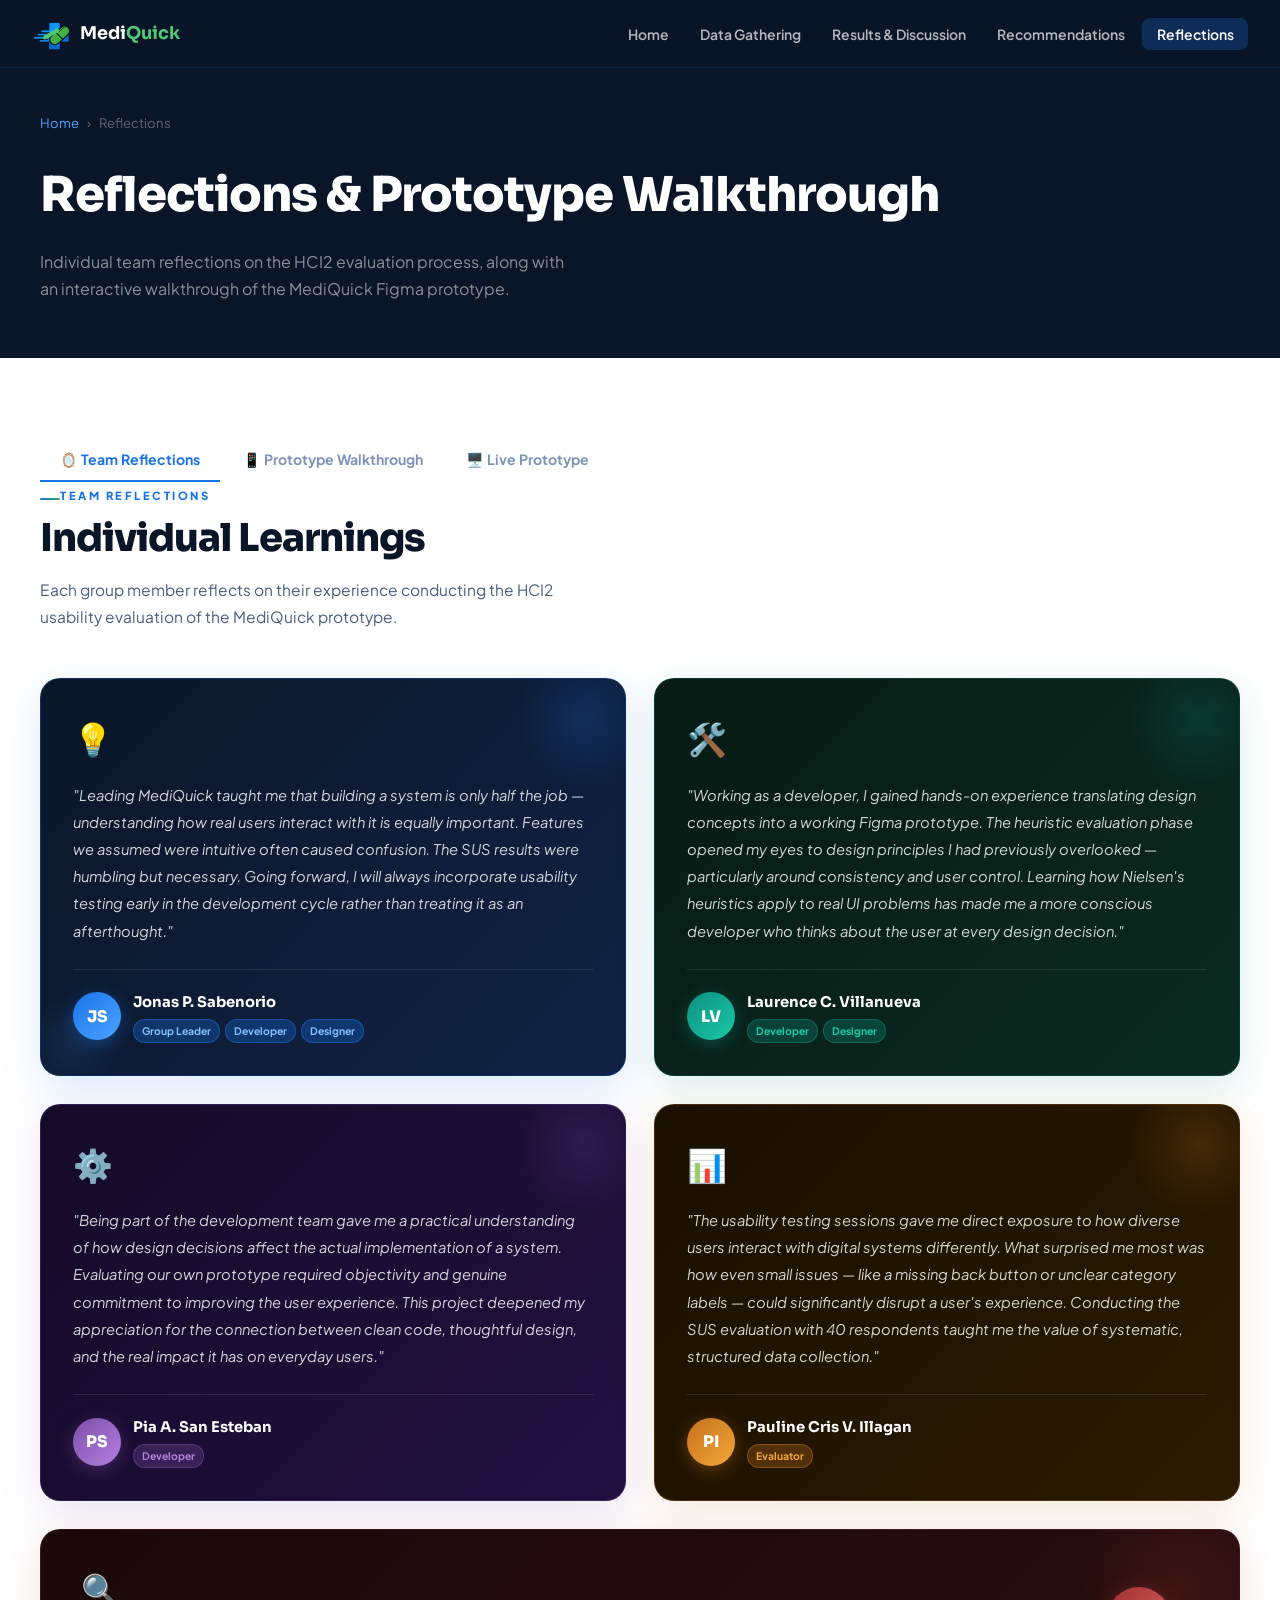
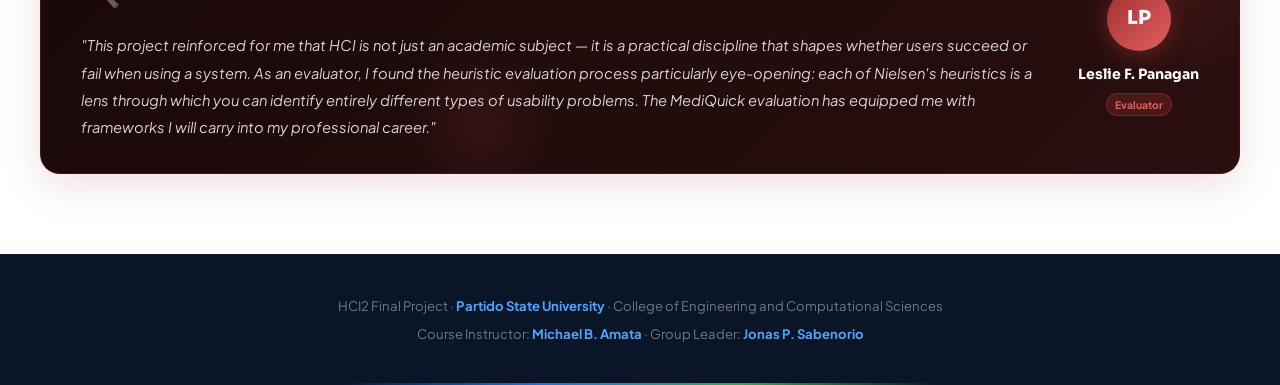
<file: pages/reflections.html>
<!DOCTYPE html>
<html lang="en">
<head>
  <meta charset="UTF-8" />
  <meta name="viewport" content="width=device-width, initial-scale=1.0" />
  <title>Reflections & Prototype — MediQuick HCI2 Report</title>


  


<style>
@import url('https://fonts.googleapis.com/css2?family=Plus+Jakarta+Sans:ital,wght@0,300;0,400;0,500;0,600;0,700;0,800;1,400&family=Sora:wght@600;700;800&display=swap');

:root {
  --blue:        #1A73E8;
  --blue-dark:   #1557B0;
  --blue-light:  #4DA3FF;
  --blue-pale:   #EBF3FF;

  --green:       #34A853;
  --green-dark:  #1E7A38;
  --green-light: #50C878;
  --green-pale:  #E8F5EC;

  --navy:        #0A1628;
  --navy-mid:    #0E1F3D;
  --navy-card:   #112244;
  --white:       #FFFFFF;
  --surface:     #F7F9FC;

  --gray-50:     #F0F4FA;
  --gray-100:    #E4EAF4;
  --gray-200:    #C8D3E8;
  --gray-400:    #7E93B8;
  --gray-600:    #4A5E80;
  --gray-800:    #1C2B45;

  --accent-red:  #E53935;
  --accent-gold: #F9A825;

  --radius:      16px;
  --radius-sm:   8px;
  --shadow:      0 4px 24px rgba(26,115,232,0.10);
  --shadow-lg:   0 12px 48px rgba(26,115,232,0.16);
  --transition:  all 0.3s cubic-bezier(0.4, 0, 0.2, 1);
}

*, *::before, *::after { box-sizing: border-box; margin: 0; padding: 0; }
html { scroll-behavior: smooth; }
body { font-family: 'Plus Jakarta Sans', sans-serif; background: var(--surface); color: var(--gray-800); line-height: 1.7; font-size: 16px; overflow-x: hidden; }

/* NAVBAR */
.navbar { position: fixed; top: 0; left: 0; right: 0; z-index: 1000; background: rgba(10,22,40,0.97); backdrop-filter: blur(16px); -webkit-backdrop-filter: blur(16px); border-bottom: 1px solid rgba(26,115,232,0.18); padding: 0 2rem; height: 68px; display: flex; align-items: center; justify-content: space-between; }
.nav-brand { display: flex; align-items: center; gap: 10px; text-decoration: none; }
.nav-logo { width: 38px; height: 38px; background: linear-gradient(135deg, var(--blue), var(--blue-dark)); border-radius: 10px; display: flex; align-items: center; justify-content: center; font-family: 'Sora', sans-serif; font-weight: 800; font-size: 13px; color: white; letter-spacing: -0.5px; position: relative; overflow: hidden; }
.nav-logo::after { content: ''; position: absolute; width: 18px; height: 4px; background: var(--green-light); border-radius: 2px; transform: rotate(-30deg); }
.nav-title { font-family: 'Sora', sans-serif; font-weight: 700; font-size: 1.1rem; color: white; }
.nav-title .green { color: var(--green-light); }
.nav-links { display: flex; align-items: center; gap: 0.15rem; list-style: none; }
.nav-links a { color: rgba(255,255,255,0.7); text-decoration: none; font-size: 0.875rem; font-weight: 600; padding: 0.45rem 0.9rem; border-radius: var(--radius-sm); transition: var(--transition); white-space: nowrap; }
.nav-links a:hover { color: white; background: rgba(26,115,232,0.18); }
.nav-links a.active { color: white; background: rgba(26,115,232,0.25); }
.hamburger { display: none; flex-direction: column; gap: 5px; cursor: pointer; background: none; border: none; padding: 4px; }
.hamburger span { display: block; width: 24px; height: 2px; background: white; border-radius: 2px; transition: var(--transition); }

/* HERO */
.hero { min-height: 100vh; background: var(--navy); position: relative; display: flex; align-items: center; overflow: hidden; padding: 8rem 2rem 6rem; }
.hero-bg { position: absolute; inset: 0; background: radial-gradient(ellipse 55% 60% at 75% 35%, rgba(26,115,232,0.20) 0%, transparent 65%), radial-gradient(ellipse 40% 40% at 15% 75%, rgba(52,168,83,0.14) 0%, transparent 55%); }
.hero-grid { position: absolute; inset: 0; background-image: linear-gradient(rgba(26,115,232,0.05) 1px, transparent 1px), linear-gradient(90deg, rgba(26,115,232,0.05) 1px, transparent 1px); background-size: 52px 52px; }
.hero-container { position: relative; max-width: 1200px; margin: 0 auto; width: 100%; display: grid; grid-template-columns: 1fr 1fr; gap: 4rem; align-items: center; }
.hero-badge { display: inline-flex; align-items: center; gap: 6px; background: rgba(52,168,83,0.14); border: 1px solid rgba(52,168,83,0.35); border-radius: 999px; padding: 6px 16px; font-size: 0.78rem; font-weight: 700; color: var(--green-light); letter-spacing: 0.5px; text-transform: uppercase; margin-bottom: 1.5rem; }
.hero-badge::before { content: ''; width: 6px; height: 6px; background: var(--green-light); border-radius: 50%; animation: blink 2s ease-in-out infinite; }
@keyframes blink { 0%, 100% { opacity: 1; } 50% { opacity: 0.3; } }
.hero h1 { font-family: 'Sora', sans-serif; font-size: clamp(2.2rem, 4vw, 3.5rem); font-weight: 800; color: white; line-height: 1.1; letter-spacing: -1.5px; margin-bottom: 1.25rem; }
.hero h1 .highlight-blue { background: linear-gradient(135deg, var(--blue-light), #81C1FF); -webkit-background-clip: text; -webkit-text-fill-color: transparent; background-clip: text; }
.hero h1 .highlight-green { background: linear-gradient(135deg, var(--green-light), #7DEFA0); -webkit-background-clip: text; -webkit-text-fill-color: transparent; background-clip: text; }
.hero-desc { color: rgba(255,255,255,0.62); font-size: 1.05rem; max-width: 480px; margin-bottom: 2rem; line-height: 1.75; }
.hero-cta-row { display: flex; gap: 0.75rem; flex-wrap: wrap; margin-bottom: 2rem; }
.btn-primary { display: inline-flex; align-items: center; gap: 8px; background: linear-gradient(135deg, var(--blue), var(--blue-dark)); color: white; padding: 0.7rem 1.5rem; border-radius: var(--radius-sm); font-weight: 700; font-size: 0.9rem; text-decoration: none; transition: var(--transition); box-shadow: 0 4px 16px rgba(26,115,232,0.35); }
.btn-primary:hover { transform: translateY(-2px); box-shadow: 0 8px 24px rgba(26,115,232,0.45); }
.btn-secondary { display: inline-flex; align-items: center; gap: 8px; background: rgba(255,255,255,0.07); border: 1px solid rgba(255,255,255,0.15); color: rgba(255,255,255,0.85); padding: 0.7rem 1.5rem; border-radius: var(--radius-sm); font-weight: 600; font-size: 0.9rem; text-decoration: none; transition: var(--transition); }
.btn-secondary:hover { background: rgba(255,255,255,0.12); color: white; }
.hero-tags { display: flex; flex-wrap: wrap; gap: 0.5rem; }
.hero-tag { background: rgba(255,255,255,0.07); border: 1px solid rgba(255,255,255,0.11); border-radius: var(--radius-sm); padding: 5px 12px; font-size: 0.78rem; color: rgba(255,255,255,0.65); font-weight: 500; }

/* Hero card */
.hero-card { background: rgba(255,255,255,0.04); border: 1px solid rgba(26,115,232,0.22); border-radius: var(--radius); padding: 2rem; backdrop-filter: blur(10px); }
.hero-card-label { font-size: 0.68rem; text-transform: uppercase; letter-spacing: 2px; color: var(--blue-light); font-weight: 700; margin-bottom: 1.5rem; }
.member-grid { display: grid; grid-template-columns: 1fr 1fr; gap: 1rem; }
.member-item { display: flex; align-items: center; gap: 10px; }
.member-avatar { width: 40px; height: 40px; border-radius: 50%; background: linear-gradient(135deg, var(--blue-dark), var(--blue-light)); display: flex; align-items: center; justify-content: center; font-family: 'Sora', sans-serif; font-weight: 700; font-size: 0.85rem; color: white; flex-shrink: 0; }
.member-avatar.green { background: linear-gradient(135deg, var(--green-dark), var(--green-light)); }
.member-info { flex: 1; min-width: 0; }
.member-name { font-size: 0.82rem; font-weight: 700; color: white; white-space: nowrap; overflow: hidden; text-overflow: ellipsis; }
.member-role { font-size: 0.72rem; color: rgba(255,255,255,0.42); }
.hero-prototype { margin-top: 1.5rem; padding-top: 1.5rem; border-top: 1px solid rgba(255,255,255,0.08); display: flex; align-items: center; justify-content: space-between; }
.proto-label { font-size: 0.75rem; color: rgba(255,255,255,0.38); }
.proto-link { display: flex; align-items: center; gap: 5px; color: var(--green-light); font-size: 0.82rem; font-weight: 700; text-decoration: none; transition: var(--transition); }
.proto-link:hover { opacity: 0.8; }

/* SECTIONS */
.section { padding: 5rem 2rem; }
.section-alt { background: white; }
.container { max-width: 1200px; margin: 0 auto; }
.section-eyebrow { font-size: 0.7rem; text-transform: uppercase; letter-spacing: 2.5px; font-weight: 800; color: var(--blue); margin-bottom: 0.65rem; display: flex; align-items: center; gap: 8px; }
.section-eyebrow::before { content: ''; display: inline-block; width: 20px; height: 2px; background: linear-gradient(90deg, var(--blue), var(--green)); border-radius: 2px; }
.section-title { font-family: 'Sora', sans-serif; font-size: clamp(1.8rem, 3vw, 2.6rem); font-weight: 800; color: var(--navy); letter-spacing: -1px; line-height: 1.15; margin-bottom: 1rem; }
.section-desc { color: var(--gray-600); max-width: 560px; margin-bottom: 3rem; font-size: 0.97rem; line-height: 1.75; }

/* CARDS */
.card { background: white; border: 1px solid var(--gray-100); border-radius: var(--radius); padding: 1.75rem; transition: var(--transition); }
.card:hover { box-shadow: var(--shadow); border-color: rgba(26,115,232,0.2); transform: translateY(-2px); }

/* TABS */
.tab-nav { display: flex; gap: 0.5rem; margin-bottom: 2.5rem; border-bottom: 2px solid var(--gray-100); overflow-x: auto; }
.tab-btn { padding: 0.75rem 1.25rem; border: none; background: none; font-family: 'Plus Jakarta Sans', sans-serif; font-size: 0.88rem; font-weight: 700; color: var(--gray-400); cursor: pointer; border-bottom: 2px solid transparent; margin-bottom: -2px; transition: var(--transition); white-space: nowrap; }
.tab-btn.active { color: var(--blue); border-bottom-color: var(--blue); }
.tab-panel { display: none; }
.tab-panel.active { display: block; }

/* CONSENT */
.consent-box { background: var(--navy); border-radius: var(--radius); padding: 2.5rem; color: white; position: relative; overflow: hidden; }
.consent-box::before { content: ''; position: absolute; top: -40px; right: -40px; width: 220px; height: 220px; background: radial-gradient(circle, rgba(26,115,232,0.18), transparent 70%); }
.consent-box::after { content: ''; position: absolute; bottom: -40px; left: -40px; width: 180px; height: 180px; background: radial-gradient(circle, rgba(52,168,83,0.12), transparent 70%); }
.consent-header { display: flex; align-items: flex-start; gap: 1rem; margin-bottom: 2rem; position: relative; z-index: 1; }
.consent-icon { width: 48px; height: 48px; background: rgba(26,115,232,0.2); border: 1px solid rgba(26,115,232,0.4); border-radius: var(--radius-sm); display: flex; align-items: center; justify-content: center; font-size: 1.5rem; flex-shrink: 0; }
.consent-title { font-family: 'Sora', sans-serif; font-size: 1.3rem; font-weight: 700; margin-bottom: 0.25rem; }
.consent-subtitle { font-size: 0.85rem; color: rgba(255,255,255,0.45); }
.consent-section { margin-bottom: 1.25rem; position: relative; z-index: 1; }
.consent-section-title { font-weight: 700; font-size: 0.78rem; text-transform: uppercase; letter-spacing: 1px; color: var(--blue-light); margin-bottom: 0.5rem; }
.consent-section p { font-size: 0.9rem; color: rgba(255,255,255,0.72); line-height: 1.7; }
.consent-fields { display: grid; grid-template-columns: 1fr 1fr; gap: 1rem; margin-top: 1.5rem; padding-top: 1.5rem; border-top: 1px solid rgba(255,255,255,0.1); position: relative; z-index: 1; }
.consent-field label { display: block; font-size: 0.78rem; font-weight: 700; color: rgba(255,255,255,0.45); margin-bottom: 0.4rem; text-transform: uppercase; letter-spacing: 0.5px; }
.consent-field .field-line { height: 1px; background: rgba(255,255,255,0.22); width: 100%; }

/* SUS TABLE */
.sus-table { width: 100%; border-collapse: collapse; margin-top: 1.5rem; font-size: 0.9rem; }
.sus-table thead tr { background: var(--navy); color: white; }
.sus-table th { padding: 0.9rem 1rem; font-family: 'Sora', sans-serif; font-size: 0.78rem; font-weight: 700; text-align: center; }
.sus-table th:first-child { text-align: left; }
.sus-table td { padding: 0.9rem 1rem; border-bottom: 1px solid var(--gray-50); vertical-align: middle; text-align: center; }
.sus-table td:first-child { text-align: left; color: var(--gray-800); font-weight: 500; width: 50%; }
.sus-table tr:hover td { background: var(--gray-50); }
.radio-circle { width: 18px; height: 18px; border: 2px solid var(--gray-200); border-radius: 50%; margin: 0 auto; }

/* PROFILE */
.profile-grid { display: grid; grid-template-columns: repeat(auto-fit, minmax(180px, 1fr)); gap: 1.25rem; }
.profile-stat { background: linear-gradient(135deg, var(--blue-pale), white); border: 1px solid var(--gray-100); border-radius: var(--radius-sm); padding: 1.5rem; text-align: center; }
.profile-stat-num { font-family: 'Sora', sans-serif; font-size: 2.2rem; font-weight: 800; color: var(--blue); line-height: 1; margin-bottom: 0.4rem; }
.profile-stat-label { font-size: 0.82rem; color: var(--gray-600); font-weight: 600; }

/* HEURISTIC CARDS */
.heuristic-grid { display: grid; grid-template-columns: repeat(auto-fit, minmax(300px, 1fr)); gap: 1.25rem; }
.heuristic-card { background: white; border: 1px solid var(--gray-100); border-radius: var(--radius); padding: 1.5rem; position: relative; overflow: hidden; transition: var(--transition); }
.heuristic-card:hover { border-color: var(--blue); box-shadow: var(--shadow); transform: translateY(-2px); }
.heuristic-card::before { content: ''; position: absolute; top: 0; left: 0; right: 0; height: 3px; background: linear-gradient(90deg, var(--blue), var(--green)); opacity: 0; transition: opacity 0.3s; }
.heuristic-card:hover::before { opacity: 1; }
.heuristic-num { font-family: 'Sora', sans-serif; font-size: 3rem; font-weight: 800; color: rgba(26,115,232,0.08); position: absolute; top: 0.5rem; right: 1rem; line-height: 1; }
.severity-badge { display: inline-block; padding: 3px 10px; border-radius: 999px; font-size: 0.72rem; font-weight: 700; text-transform: uppercase; letter-spacing: 0.5px; margin-bottom: 0.75rem; }
.severity-high { background: #FFEBEE; color: var(--accent-red); }
.severity-medium { background: #FFF8E1; color: #E65100; }
.severity-low { background: var(--green-pale); color: var(--green-dark); }
.heuristic-title { font-family: 'Sora', sans-serif; font-size: 0.95rem; font-weight: 700; color: var(--navy); margin-bottom: 0.5rem; }
.heuristic-desc { font-size: 0.85rem; color: var(--gray-600); margin-bottom: 1rem; line-height: 1.65; }
.heuristic-rec { background: var(--gray-50); border-left: 3px solid var(--blue); padding: 0.75rem 1rem; border-radius: 0 var(--radius-sm) var(--radius-sm) 0; font-size: 0.82rem; color: var(--gray-800); }
.heuristic-rec strong { display: block; font-size: 0.72rem; text-transform: uppercase; letter-spacing: 0.5px; color: var(--blue); margin-bottom: 0.25rem; }

/* SCORE DISPLAY */
.score-display { background: var(--navy); border-radius: var(--radius); padding: 2.5rem; display: flex; align-items: center; gap: 3rem; flex-wrap: wrap; margin-bottom: 2rem; position: relative; overflow: hidden; }
.score-display::before { content: ''; position: absolute; inset: 0; background: radial-gradient(ellipse 50% 60% at 80% 50%, rgba(26,115,232,0.15) 0%, transparent 60%), radial-gradient(ellipse 30% 40% at 10% 80%, rgba(52,168,83,0.10) 0%, transparent 50%); }
.score-circle { width: 140px; height: 140px; border-radius: 50%; background: conic-gradient(var(--blue-light) 0% 77.5%, rgba(255,255,255,0.08) 77.5% 100%); display: flex; align-items: center; justify-content: center; position: relative; flex-shrink: 0; z-index: 1; }
.score-circle::after { content: ''; width: 110px; height: 110px; background: var(--navy); border-radius: 50%; position: absolute; }
.score-value { position: relative; z-index: 1; text-align: center; }
.score-num { font-family: 'Sora', sans-serif; font-size: 2rem; font-weight: 800; color: white; line-height: 1; }
.score-unit { font-size: 0.7rem; color: rgba(255,255,255,0.45); }
.score-info { flex: 1; position: relative; z-index: 1; }
.score-grade { font-family: 'Sora', sans-serif; font-size: 1.6rem; font-weight: 800; color: var(--green-light); margin-bottom: 0.5rem; }
.score-detail { color: rgba(255,255,255,0.58); font-size: 0.9rem; margin-bottom: 1rem; line-height: 1.6; }
.score-breakdown { display: flex; gap: 1.5rem; flex-wrap: wrap; }
.score-item { text-align: center; }
.score-item-val { font-family: 'Sora', sans-serif; font-size: 1.3rem; font-weight: 700; color: white; }
.score-item-label { font-size: 0.72rem; color: rgba(255,255,255,0.38); }

/* SUS BAR */
.sus-bar-wrap { margin-bottom: 2.5rem; }
.sus-bar-item { margin-bottom: 1.1rem; }
.sus-bar-label { display: flex; justify-content: space-between; font-size: 0.82rem; font-weight: 600; color: var(--gray-800); margin-bottom: 0.35rem; }
.sus-bar-label span { color: var(--gray-400); font-weight: 400; }
.sus-bar-track { height: 8px; background: var(--gray-100); border-radius: 99px; overflow: hidden; }
.sus-bar-fill { height: 100%; border-radius: 99px; background: linear-gradient(90deg, var(--blue-dark), var(--blue-light)); transition: width 1.2s cubic-bezier(0.4,0,0.2,1); width: 0; }
.sus-bar-fill.animated { width: var(--target-width); }

/* ISSUE LIST */
.issue-list { list-style: none; }
.issue-item { display: flex; gap: 1rem; padding: 1.25rem; border-radius: var(--radius-sm); border: 1px solid var(--gray-100); background: white; margin-bottom: 0.75rem; transition: var(--transition); }
.issue-item:hover { box-shadow: var(--shadow); border-color: rgba(26,115,232,0.2); }
.issue-num { width: 32px; height: 32px; background: var(--navy); color: white; border-radius: 50%; display: flex; align-items: center; justify-content: center; font-family: 'Sora', sans-serif; font-size: 0.78rem; font-weight: 700; flex-shrink: 0; }
.issue-body { flex: 1; }
.issue-title { font-weight: 700; color: var(--navy); font-size: 0.92rem; margin-bottom: 0.25rem; }
.issue-desc { font-size: 0.85rem; color: var(--gray-600); line-height: 1.6; }
.issue-heuristic { display: inline-block; margin-top: 0.4rem; font-size: 0.72rem; font-weight: 700; color: var(--blue-dark); background: var(--blue-pale); padding: 2px 8px; border-radius: 4px; }

.callout { background: linear-gradient(135deg, var(--navy), var(--navy-card)); border-left: 4px solid var(--blue-light); border-radius: 0 var(--radius-sm) var(--radius-sm) 0; padding: 1.25rem 1.5rem; color: rgba(255,255,255,0.82); font-size: 0.9rem; margin: 1.5rem 0; font-style: italic; }
.prose { color: var(--gray-800); line-height: 1.85; font-size: 0.95rem; }
.prose p { margin-bottom: 1.1rem; }
.prose strong { color: var(--navy); }
.two-col { display: grid; grid-template-columns: 1fr 1fr; gap: 2rem; }

/* RECOMMENDATIONS */
.rec-grid { display: grid; grid-template-columns: repeat(auto-fit, minmax(260px, 1fr)); gap: 1.25rem; }
.rec-card { background: white; border: 1px solid var(--gray-100); border-radius: var(--radius); padding: 1.5rem; border-top: 3px solid var(--blue); transition: var(--transition); }
.rec-card:nth-child(even) { border-top-color: var(--green); }
.rec-card:hover { box-shadow: var(--shadow); transform: translateY(-2px); }
.rec-icon { font-size: 1.75rem; margin-bottom: 0.75rem; }
.rec-title { font-family: 'Sora', sans-serif; font-size: 0.95rem; font-weight: 700; color: var(--navy); margin-bottom: 0.5rem; }
.rec-desc { font-size: 0.85rem; color: var(--gray-600); line-height: 1.65; }

/* TIMELINE */
.timeline { position: relative; padding-left: 2rem; }
.timeline::before { content: ''; position: absolute; left: 0; top: 0; bottom: 0; width: 2px; background: linear-gradient(to bottom, var(--blue), var(--green), rgba(52,168,83,0.1)); }
.timeline-item { position: relative; margin-bottom: 2rem; padding-left: 1.5rem; }
.timeline-dot { position: absolute; left: -2.45rem; top: 0.35rem; width: 14px; height: 14px; border-radius: 50%; border: 2px solid var(--blue); background: white; }
.timeline-dot.filled { background: var(--blue); }
.timeline-label { font-size: 0.72rem; text-transform: uppercase; letter-spacing: 1px; font-weight: 700; margin-bottom: 0.4rem; }
.label-immediate { color: var(--accent-red); }
.label-short { color: var(--accent-gold); }
.label-long { color: var(--green); }
.timeline-card { background: white; border: 1px solid var(--gray-100); border-radius: var(--radius); padding: 1.25rem 1.5rem; transition: var(--transition); }
.timeline-card:hover { box-shadow: var(--shadow); border-color: rgba(26,115,232,0.2); }
.timeline-title { font-family: 'Sora', sans-serif; font-size: 0.95rem; font-weight: 700; color: var(--navy); margin-bottom: 0.4rem; }
.timeline-desc { font-size: 0.87rem; color: var(--gray-600); line-height: 1.65; }

/* DESIGN CARDS */
.design-grid { display: grid; grid-template-columns: repeat(auto-fit, minmax(280px, 1fr)); gap: 1.25rem; }
.design-card { background: white; border: 1px solid var(--gray-100); border-radius: var(--radius); overflow: hidden; transition: var(--transition); }
.design-card:hover { box-shadow: var(--shadow); transform: translateY(-2px); }
.design-card-header { background: var(--navy); padding: 1.25rem 1.5rem; display: flex; align-items: center; gap: 0.75rem; }
.design-card-icon { width: 40px; height: 40px; background: rgba(26,115,232,0.15); border: 1px solid rgba(26,115,232,0.3); border-radius: var(--radius-sm); display: flex; align-items: center; justify-content: center; font-size: 1.2rem; }
.design-card-title { font-family: 'Sora', sans-serif; font-weight: 700; color: white; font-size: 0.92rem; }
.design-card-body { padding: 1.25rem 1.5rem; }
.design-card-body p { font-size: 0.87rem; color: var(--gray-600); margin-bottom: 0.75rem; line-height: 1.65; }
.before-after { display: grid; grid-template-columns: 1fr 1fr; gap: 0.5rem; margin-top: 0.75rem; }
.ba-box { border-radius: var(--radius-sm); padding: 0.65rem 0.75rem; font-size: 0.78rem; }
.ba-before { background: #FFEBEE; border: 1px solid #FFCDD2; color: #B71C1C; }
.ba-after { background: var(--green-pale); border: 1px solid #A5D6A7; color: var(--green-dark); }
.ba-label { font-weight: 700; font-size: 0.68rem; text-transform: uppercase; letter-spacing: 0.5px; margin-bottom: 0.25rem; opacity: 0.7; }

/* SUMMARY TABLE */
.summary-table { width: 100%; border-collapse: collapse; font-size: 0.88rem; }
.summary-table th { background: var(--navy); color: white; padding: 0.85rem 1rem; text-align: left; font-family: 'Sora', sans-serif; font-size: 0.78rem; font-weight: 700; }
.summary-table td { padding: 0.85rem 1rem; border-bottom: 1px solid var(--gray-50); vertical-align: top; color: var(--gray-800); }
.summary-table tr:hover td { background: var(--gray-50); }
.priority-dot { display: inline-block; width: 8px; height: 8px; border-radius: 50%; margin-right: 6px; }
.dot-high { background: var(--accent-red); }
.dot-medium { background: var(--accent-gold); }
.dot-low { background: var(--green); }

/* DOC CARDS */
.doc-card { background: white; border: 1px solid var(--gray-100); border-radius: var(--radius); padding: 1.5rem; display: flex; align-items: center; gap: 1rem; margin-bottom: 0.75rem; transition: var(--transition); text-decoration: none; color: inherit; }
.doc-card:hover { box-shadow: var(--shadow); border-color: rgba(26,115,232,0.2); }
.doc-icon { width: 46px; height: 46px; background: var(--blue-pale); border-radius: var(--radius-sm); display: flex; align-items: center; justify-content: center; font-size: 1.4rem; flex-shrink: 0; }
.doc-title { font-weight: 700; font-size: 0.9rem; color: var(--navy); }
.doc-meta { font-size: 0.78rem; color: var(--gray-400); margin-top: 2px; }

/* PHOTO GRID */
.photo-grid { display: grid; grid-template-columns: repeat(auto-fill, minmax(180px, 1fr)); gap: 1rem; }
.photo-placeholder { aspect-ratio: 4/3; background: var(--gray-50); border-radius: var(--radius-sm); border: 2px dashed var(--gray-200); display: flex; flex-direction: column; align-items: center; justify-content: center; color: var(--gray-400); font-size: 0.78rem; gap: 0.5rem; }
.photo-placeholder .ph-icon { font-size: 1.5rem; }

/* PAGE HERO */
.page-hero { background: var(--navy); padding: 7rem 2rem 3.5rem; position: relative; overflow: hidden; }
.page-hero-inner { position: relative; z-index: 1; max-width: 1200px; margin: 0 auto; }
.breadcrumb { display: flex; align-items: center; gap: 0.5rem; font-size: 0.82rem; color: rgba(255,255,255,0.35); margin-bottom: 1.25rem; }
.breadcrumb a { color: var(--blue-light); text-decoration: none; }
.page-hero h1 { font-family: 'Sora', sans-serif; font-size: clamp(2rem, 4vw, 3rem); font-weight: 800; color: white; letter-spacing: -1px; margin-bottom: 0.75rem; }
.page-hero p { color: rgba(255,255,255,0.52); max-width: 540px; font-size: 1rem; }

/* OPEN ENDED */
.open-ended-list { list-style: none; }
.open-ended-list li { background: var(--gray-50); border-radius: var(--radius-sm); padding: 1rem 1.25rem; margin-bottom: 0.75rem; font-weight: 600; color: var(--gray-800); border-left: 3px solid var(--blue); font-size: 0.9rem; }

/* FOOTER */
footer { background: var(--navy); color: rgba(255,255,255,0.42); text-align: center; padding: 2.5rem 2rem; font-size: 0.82rem; border-top: 1px solid rgba(26,115,232,0.15); position: relative; overflow: hidden; }
footer::before { content: ''; position: absolute; bottom: 0; left: 50%; transform: translateX(-50%); width: 600px; height: 2px; background: linear-gradient(90deg, transparent, var(--blue), var(--green), transparent); }
footer strong { color: var(--blue-light); }
footer .green { color: var(--green-light); }

/* DIVIDER */
.divider { height: 1px; background: linear-gradient(90deg, transparent, var(--gray-100), transparent); margin: 3rem 0; }

/* ANIMATIONS */
.fade-up { opacity: 0; transform: translateY(24px); transition: opacity 0.6s ease, transform 0.6s ease; }
.fade-up.visible { opacity: 1; transform: translateY(0); }
.anim-fade-up { opacity: 0; transform: translateY(28px); transition: opacity 0.55s ease, transform 0.55s ease; }
.anim-fade-down { opacity: 0; transform: translateY(-20px); transition: opacity 0.55s ease, transform 0.55s ease; }
.anim-fade-in { opacity: 0; transition: opacity 0.6s ease; }
.anim-scale-in { opacity: 0; transform: scale(0.94); transition: opacity 0.5s ease, transform 0.5s cubic-bezier(0.34,1.56,0.64,1); }
.anim-slide-left { opacity: 0; transform: translateX(-24px); transition: opacity 0.55s ease, transform 0.55s ease; }
.anim-slide-right { opacity: 0; transform: translateX(24px); transition: opacity 0.55s ease, transform 0.55s ease; }
.anim-flip-in { opacity: 0; transform: perspective(600px) rotateX(12deg); transition: opacity 0.5s ease, transform 0.5s ease; }
.anim-fade-up.is-visible, .anim-fade-down.is-visible, .anim-fade-in.is-visible, .anim-scale-in.is-visible, .anim-slide-left.is-visible, .anim-slide-right.is-visible, .anim-flip-in.is-visible { opacity: 1; transform: none; }
.ripple-container { position: relative; overflow: hidden; }
.ripple-wave { position: absolute; border-radius: 50%; background: rgba(26,115,232,0.18); transform: scale(0); animation: ripple 0.6s ease-out; pointer-events: none; }
@keyframes ripple { to { transform: scale(2.5); opacity: 0; } }

/* RESPONSIVE */
@media (max-width: 768px) {
  .nav-links { display: none; }
  .nav-links.open { display: flex; flex-direction: column; position: absolute; top: 68px; left: 0; right: 0; background: var(--navy-mid); padding: 1rem; border-bottom: 1px solid rgba(26,115,232,0.18); }
  .hamburger { display: flex; }
  .hero-container { grid-template-columns: 1fr; gap: 2rem; }
  .hero-card { display: none; }
  .member-grid { grid-template-columns: 1fr; }
  .consent-fields { grid-template-columns: 1fr; }
  .score-display { flex-direction: column; gap: 1.5rem; }
  .two-col { grid-template-columns: 1fr; }
  .before-after { grid-template-columns: 1fr; }
}

/* ============================================================
   MEDIQUICK — animations.css
   Add <link rel="stylesheet" href="assets/css/animations.css">
   (or ../assets/css/animations.css from /pages/) AFTER style.css
   ============================================================ */

/* ── 1. KEYFRAME LIBRARY ────────────────────────────────────── */

@keyframes fadeUp {
  from { opacity: 0; transform: translateY(32px); }
  to   { opacity: 1; transform: translateY(0); }
}

@keyframes fadeDown {
  from { opacity: 0; transform: translateY(-24px); }
  to   { opacity: 1; transform: translateY(0); }
}

@keyframes fadeIn {
  from { opacity: 0; }
  to   { opacity: 1; }
}

@keyframes scaleIn {
  from { opacity: 0; transform: scale(0.88); }
  to   { opacity: 1; transform: scale(1); }
}

@keyframes slideInLeft {
  from { opacity: 0; transform: translateX(-40px); }
  to   { opacity: 1; transform: translateX(0); }
}

@keyframes slideInRight {
  from { opacity: 0; transform: translateX(40px); }
  to   { opacity: 1; transform: translateX(0); }
}

@keyframes floatY {
  0%, 100% { transform: translateY(0); }
  50%       { transform: translateY(-10px); }
}

@keyframes pulseGlow {
  0%, 100% { box-shadow: 0 0 0 0 rgba(10,155,138,0); }
  50%       { box-shadow: 0 0 0 10px rgba(10,155,138,0.15); }
}

@keyframes spinSlow {
  from { transform: rotate(0deg); }
  to   { transform: rotate(360deg); }
}

@keyframes blink {
  0%, 100% { opacity: 1; }
  50%       { opacity: 0.25; }
}

@keyframes shimmer {
  0%   { background-position: -400px 0; }
  100% { background-position: 400px 0; }
}

@keyframes borderPulse {
  0%, 100% { border-color: rgba(10,155,138,0.2); }
  50%       { border-color: rgba(10,155,138,0.6); }
}

@keyframes countUp {
  from { opacity: 0; transform: translateY(12px); }
  to   { opacity: 1; transform: translateY(0); }
}

@keyframes dashDraw {
  from { stroke-dashoffset: 1000; }
  to   { stroke-dashoffset: 0; }
}

@keyframes navSlideDown {
  from { opacity: 0; transform: translateY(-100%); }
  to   { opacity: 1; transform: translateY(0); }
}

@keyframes ripple {
  0%   { transform: scale(0); opacity: 0.5; }
  100% { transform: scale(3); opacity: 0; }
}

@keyframes progressFill {
  from { width: 0%; }
  to   { width: var(--target-width, 100%); }
}

@keyframes tabIndicatorSlide {
  from { opacity: 0; transform: scaleX(0); }
  to   { opacity: 1; transform: scaleX(1); }
}

@keyframes heroTextReveal {
  from { opacity: 0; transform: translateY(20px) skewY(1deg); }
  to   { opacity: 1; transform: translateY(0) skewY(0deg); }
}

@keyframes cardFlip {
  0%   { transform: perspective(600px) rotateY(15deg) scale(0.96); opacity: 0; }
  100% { transform: perspective(600px) rotateY(0deg) scale(1);    opacity: 1; }
}

@keyframes timelineDotPop {
  0%   { transform: scale(0); opacity: 0; }
  70%  { transform: scale(1.3); opacity: 1; }
  100% { transform: scale(1); }
}

@keyframes gradientShift {
  0%, 100% { background-position: 0% 50%; }
  50%       { background-position: 100% 50%; }
}


/* ── 2. SCROLL-TRIGGERED ENTRANCE CLASSES ───────────────────── */
/* Applied by JS when element enters viewport */

.anim-fade-up {
  opacity: 0;
  transform: translateY(32px);
  transition: opacity 0.65s cubic-bezier(0.22,1,0.36,1),
              transform 0.65s cubic-bezier(0.22,1,0.36,1);
}
.anim-fade-up.is-visible {
  opacity: 1;
  transform: translateY(0);
}

.anim-fade-down {
  opacity: 0;
  transform: translateY(-24px);
  transition: opacity 0.6s ease, transform 0.6s ease;
}
.anim-fade-down.is-visible { opacity: 1; transform: translateY(0); }

.anim-fade-in {
  opacity: 0;
  transition: opacity 0.7s ease;
}
.anim-fade-in.is-visible { opacity: 1; }

.anim-scale-in {
  opacity: 0;
  transform: scale(0.9);
  transition: opacity 0.5s ease, transform 0.5s cubic-bezier(0.34,1.56,0.64,1);
}
.anim-scale-in.is-visible { opacity: 1; transform: scale(1); }

.anim-slide-left {
  opacity: 0;
  transform: translateX(-40px);
  transition: opacity 0.6s ease, transform 0.6s cubic-bezier(0.22,1,0.36,1);
}
.anim-slide-left.is-visible { opacity: 1; transform: translateX(0); }

.anim-slide-right {
  opacity: 0;
  transform: translateX(40px);
  transition: opacity 0.6s ease, transform 0.6s cubic-bezier(0.22,1,0.36,1);
}
.anim-slide-right.is-visible { opacity: 1; transform: translateX(0); }

.anim-flip-in {
  opacity: 0;
  transform: perspective(600px) rotateY(15deg) scale(0.96);
  transition: opacity 0.6s ease, transform 0.6s cubic-bezier(0.22,1,0.36,1);
}
.anim-flip-in.is-visible { opacity: 1; transform: perspective(600px) rotateY(0deg) scale(1); }

/* Stagger delay helpers — add alongside any anim- class */
.delay-100 { transition-delay: 0.1s !important; }
.delay-200 { transition-delay: 0.2s !important; }
.delay-300 { transition-delay: 0.3s !important; }
.delay-400 { transition-delay: 0.4s !important; }
.delay-500 { transition-delay: 0.5s !important; }
.delay-600 { transition-delay: 0.6s !important; }
.delay-700 { transition-delay: 0.7s !important; }
.delay-800 { transition-delay: 0.8s !important; }


/* ── 3. NAVBAR ANIMATION ────────────────────────────────────── */

.navbar {
  animation: navSlideDown 0.5s cubic-bezier(0.22,1,0.36,1) both;
}

.nav-brand {
  animation: fadeIn 0.6s 0.3s ease both;
}

.nav-links li {
  animation: fadeDown 0.4s ease both;
}
.nav-links li:nth-child(1) { animation-delay: 0.35s; }
.nav-links li:nth-child(2) { animation-delay: 0.42s; }
.nav-links li:nth-child(3) { animation-delay: 0.49s; }
.nav-links li:nth-child(4) { animation-delay: 0.56s; }

/* nav link hover underline sweep */
.nav-links a {
  position: relative;
  overflow: hidden;
}
.nav-links a::after {
  content: '';
  position: absolute;
  bottom: 4px; left: 50%; right: 50%;
  height: 2px;
  background: var(--teal-light);
  border-radius: 2px;
  transition: left 0.25s ease, right 0.25s ease;
}
.nav-links a:hover::after,
.nav-links a.active::after {
  left: 10px;
  right: 10px;
}


/* ── 4. HERO SECTION ────────────────────────────────────────── */

.hero-badge {
  animation: fadeIn 0.6s 0.4s ease both;
}

.hero h1 {
  animation: heroTextReveal 0.8s 0.55s cubic-bezier(0.22,1,0.36,1) both;
}

.hero-desc {
  animation: fadeUp 0.7s 0.75s ease both;
}

.hero-tags {
  animation: fadeUp 0.7s 0.9s ease both;
}

.hero-card {
  animation: slideInRight 0.8s 0.6s cubic-bezier(0.22,1,0.36,1) both;
}

/* floating effect on hero card */
.hero-card {
  animation: slideInRight 0.8s 0.6s cubic-bezier(0.22,1,0.36,1) both,
             floatY 5s 1.5s ease-in-out infinite;
}

/* member avatar pulse on hover */
.member-avatar {
  transition: transform 0.3s cubic-bezier(0.34,1.56,0.64,1),
              box-shadow 0.3s ease;
}
.member-avatar:hover {
  transform: scale(1.15);
  box-shadow: 0 0 0 6px rgba(10,155,138,0.2);
}

/* hero background grid parallax hint */
.hero-grid {
  animation: fadeIn 1.2s 0.2s ease both;
}

/* blink dot already defined in keyframes, used in .hero-badge::before via style.css */


/* ── 5. CARDS ───────────────────────────────────────────────── */

/* Generic card hover lift & glow */
.card {
  transition: transform 0.3s cubic-bezier(0.22,1,0.36,1),
              box-shadow 0.3s ease,
              border-color 0.3s ease;
}
.card:hover {
  transform: translateY(-5px);
  box-shadow: 0 12px 36px rgba(10,155,138,0.16);
}

/* Heuristic cards — flip entrance */
.heuristic-card {
  transition: transform 0.35s cubic-bezier(0.22,1,0.36,1),
              box-shadow 0.35s ease,
              border-color 0.35s ease;
}
.heuristic-card:hover {
  transform: translateY(-6px) scale(1.01);
  box-shadow: 0 16px 40px rgba(10,155,138,0.18);
  border-color: var(--teal);
}

/* heuristic number morphs on hover */
.heuristic-card:hover .heuristic-num {
  color: rgba(10,155,138,0.22);
  transition: color 0.3s ease;
}

/* rec cards */
.rec-card {
  transition: transform 0.3s cubic-bezier(0.22,1,0.36,1),
              box-shadow 0.3s ease;
}
.rec-card:hover {
  transform: translateY(-5px);
  box-shadow: 0 12px 32px rgba(10,155,138,0.14);
}

/* design cards */
.design-card {
  transition: transform 0.3s cubic-bezier(0.22,1,0.36,1),
              box-shadow 0.3s ease;
}
.design-card:hover {
  transform: translateY(-5px) scale(1.01);
  box-shadow: 0 14px 38px rgba(10,155,138,0.16);
}

/* issue items */
.issue-item {
  transition: transform 0.3s ease, box-shadow 0.3s ease, border-color 0.3s ease;
}
.issue-item:hover {
  transform: translateX(5px);
  border-color: rgba(10,155,138,0.3);
  box-shadow: 0 4px 20px rgba(10,155,138,0.1);
}

/* doc cards */
.doc-card {
  transition: transform 0.3s ease, box-shadow 0.3s ease, border-color 0.3s ease;
}
.doc-card:hover {
  transform: translateX(4px);
  border-color: rgba(10,155,138,0.3);
  box-shadow: var(--shadow);
}

/* timeline cards */
.timeline-card {
  transition: transform 0.3s ease, box-shadow 0.3s ease, border-color 0.3s ease;
}
.timeline-card:hover {
  transform: translateX(6px);
  border-color: rgba(10,155,138,0.25);
  box-shadow: 0 6px 24px rgba(10,155,138,0.1);
}


/* ── 6. BUTTONS & INTERACTIVE ELEMENTS ──────────────────────── */

/* ripple effect base — JS adds .ripple-container class */
.ripple-container {
  position: relative;
  overflow: hidden;
}
.ripple-wave {
  position: absolute;
  border-radius: 50%;
  background: rgba(255,255,255,0.3);
  transform: scale(0);
  animation: ripple 0.6s linear;
  pointer-events: none;
}

/* proto link arrow bounce */
.proto-link svg,
.proto-link::after {
  transition: transform 0.25s ease;
}
.proto-link:hover {
  letter-spacing: 0.5px;
  transition: letter-spacing 0.2s ease, opacity 0.2s ease;
}

/* nav brand logo spin-on-hover */
.nav-logo {
  transition: transform 0.5s cubic-bezier(0.34,1.56,0.64,1);
}
.nav-logo:hover {
  transform: rotate(15deg) scale(1.1);
}

/* tab buttons */
.tab-btn {
  transition: color 0.25s ease, background 0.25s ease;
  position: relative;
}
.tab-btn::after {
  content: '';
  position: absolute;
  bottom: -2px; left: 0; right: 100%;
  height: 2px;
  background: var(--teal);
  transition: right 0.3s cubic-bezier(0.22,1,0.36,1);
  border-radius: 2px;
}
.tab-btn.active::after { right: 0; }
.tab-btn:hover { color: var(--teal); }


/* ── 7. SUS BAR CHART ANIMATION ─────────────────────────────── */

.sus-bar-fill {
  width: 0%;
  transition: width 1.2s cubic-bezier(0.22,1,0.36,1);
}

/* JS triggers .animated class when bar enters viewport */
.sus-bar-fill.animated {
  width: var(--target-width, 0%);
}

/* bar track shimmer while loading */
.sus-bar-track {
  position: relative;
  overflow: hidden;
}
.sus-bar-track::after {
  content: '';
  position: absolute;
  inset: 0;
  background: linear-gradient(90deg, transparent 0%, rgba(255,255,255,0.4) 50%, transparent 100%);
  background-size: 400px 100%;
  animation: shimmer 2s infinite;
  pointer-events: none;
  opacity: 0;
  transition: opacity 0.3s ease;
}
/* hide shimmer once bar is animated */
.sus-bar-fill.animated ~ .sus-bar-track::after { opacity: 0; }


/* ── 8. SCORE CIRCLE ANIMATION ──────────────────────────────── */

.score-circle {
  animation: scaleIn 0.7s 0.2s cubic-bezier(0.34,1.56,0.64,1) both;
}

.score-num {
  animation: countUp 0.5s 0.6s ease both;
}

/* rotating border glow on score circle */
.score-circle::before {
  content: '';
  position: absolute;
  inset: -3px;
  border-radius: 50%;
  background: conic-gradient(var(--teal-light) 0% 77.5%, transparent 77.5%);
  animation: spinSlow 8s linear infinite;
  opacity: 0.25;
}


/* ── 9. CONSENT BOX ─────────────────────────────────────────── */

.consent-box {
  animation: scaleIn 0.6s cubic-bezier(0.22,1,0.36,1) both;
}

/* pulsing border on consent box */
.consent-box {
  animation: scaleIn 0.6s cubic-bezier(0.22,1,0.36,1) both,
             borderPulse 4s 1s ease-in-out infinite;
}

.consent-section {
  opacity: 0;
  transform: translateX(-12px);
  transition: opacity 0.5s ease, transform 0.5s ease;
}
.consent-section.is-visible {
  opacity: 1;
  transform: translateX(0);
}


/* ── 10. TIMELINE DOTS ──────────────────────────────────────── */

.timeline-dot {
  transition: background 0.3s ease, transform 0.3s cubic-bezier(0.34,1.56,0.64,1),
              border-color 0.3s ease;
}
.timeline-item:hover .timeline-dot {
  background: var(--teal) !important;
  transform: scale(1.4);
  border-color: var(--teal-light);
}

/* stagger dots appearing */
.timeline-item {
  opacity: 0;
  transform: translateX(-20px);
  transition: opacity 0.5s ease, transform 0.5s cubic-bezier(0.22,1,0.36,1);
}
.timeline-item.is-visible { opacity: 1; transform: translateX(0); }


/* ── 11. SEVERITY BADGES ────────────────────────────────────── */

.severity-badge {
  transition: transform 0.2s ease, box-shadow 0.2s ease;
}
.severity-badge:hover {
  transform: scale(1.08);
  box-shadow: 0 2px 10px rgba(0,0,0,0.1);
}


/* ── 12. PROFILE STATS ──────────────────────────────────────── */

.profile-stat {
  transition: transform 0.3s cubic-bezier(0.34,1.56,0.64,1), box-shadow 0.3s ease;
}
.profile-stat:hover {
  transform: translateY(-4px) scale(1.03);
  box-shadow: var(--shadow);
}

.profile-stat-num {
  display: inline-block;
  animation: countUp 0.6s ease both;
}


/* ── 13. PHOTO PLACEHOLDERS ─────────────────────────────────── */

.photo-placeholder {
  transition: background 0.3s ease, border-color 0.3s ease, transform 0.3s ease;
}
.photo-placeholder:hover {
  background: var(--gray-200);
  border-color: var(--teal);
  transform: scale(1.03);
}
.photo-placeholder span {
  display: inline-block;
  transition: transform 0.3s cubic-bezier(0.34,1.56,0.64,1);
}
.photo-placeholder:hover span {
  transform: scale(1.3) rotate(8deg);
}


/* ── 14. HERO BACKGROUND GRID PULSE ─────────────────────────── */

.hero-bg {
  animation: gradientShift 8s ease infinite;
  background-size: 200% 200%;
}


/* ── 15. PAGE HERO (inner pages) ────────────────────────────── */

.page-hero h1 {
  animation: heroTextReveal 0.75s 0.4s cubic-bezier(0.22,1,0.36,1) both;
}
.page-hero p {
  animation: fadeUp 0.6s 0.6s ease both;
}
.breadcrumb {
  animation: fadeIn 0.5s 0.25s ease both;
}


/* ── 16. FOOTER ENTRANCE ────────────────────────────────────── */

footer {
  opacity: 0;
  animation: fadeIn 0.6s ease forwards;
  animation-play-state: paused;
}
footer.is-visible { animation-play-state: running; }


/* ── 17. SUS TABLE ROWS ─────────────────────────────────────── */

.sus-table tbody tr {
  transition: background 0.2s ease, transform 0.2s ease;
}
.sus-table tbody tr:hover {
  background: var(--gray-100);
  transform: scale(1.005);
}
.sus-table tbody tr td:first-child {
  transition: color 0.2s ease;
}
.sus-table tbody tr:hover td:first-child {
  color: var(--teal-dark);
}

/* radio circles pulse on row hover */
.radio-circle {
  transition: border-color 0.2s ease, background 0.2s ease, transform 0.2s ease;
}
.sus-table tbody tr:hover .radio-circle {
  border-color: var(--teal);
  transform: scale(1.15);
}


/* ── 18. SUMMARY TABLE ROWS ─────────────────────────────────── */

.summary-table tbody tr {
  transition: background 0.2s ease;
}
.summary-table tbody tr:hover td {
  background: rgba(10,155,138,0.04);
}
.priority-dot {
  transition: transform 0.2s ease;
}
.summary-table tbody tr:hover .priority-dot {
  transform: scale(1.5);
}


/* ── 19. SECTION EYEBROW ANIMATION ──────────────────────────── */

.section-eyebrow {
  position: relative;
  display: inline-block;
}
.section-eyebrow::after {
  content: '';
  position: absolute;
  left: 0; bottom: -3px;
  width: 0; height: 2px;
  background: var(--teal);
  border-radius: 2px;
  transition: width 0.5s cubic-bezier(0.22,1,0.36,1);
}
.section-eyebrow.is-visible::after { width: 100%; }


/* ── 20. BEFORE/AFTER BOX REVEAL ───────────────────────────── */

.ba-box {
  transition: transform 0.3s ease, box-shadow 0.3s ease;
}
.ba-box:hover {
  transform: scale(1.03);
  box-shadow: 0 4px 16px rgba(0,0,0,0.08);
}


/* ── 21. OPEN-ENDED LIST ITEMS ──────────────────────────────── */

.open-ended-list li {
  transition: transform 0.25s ease, box-shadow 0.25s ease, border-color 0.25s ease;
}
.open-ended-list li:hover {
  transform: translateX(6px);
  box-shadow: 0 4px 14px rgba(10,155,138,0.1);
  border-left-color: var(--teal-dark);
}


/* ── 22. SCORE BREAKDOWN ITEMS ──────────────────────────────── */

.score-item {
  transition: transform 0.3s cubic-bezier(0.34,1.56,0.64,1);
}
.score-item:hover { transform: translateY(-4px) scale(1.05); }


/* ── 23. CALLOUT BOX ────────────────────────────────────────── */

.callout {
  border-left-width: 4px;
  transition: border-color 0.4s ease, transform 0.3s ease;
  animation: fadeUp 0.6s ease both;
}
.callout:hover {
  border-color: var(--teal-light);
  transform: translateX(4px);
}


/* ── REDUCED MOTION OVERRIDE ────────────────────────────────── */
@media (prefers-reduced-motion: reduce) {
  *,
  *::before,
  *::after {
    animation-duration: 0.01ms !important;
    animation-iteration-count: 1 !important;
    transition-duration: 0.01ms !important;
  }
}

</style>
</head>
<body>

<nav class="navbar">
  <a class="nav-brand" href="../index.html">
    <div class="nav-logo" style="background:none;padding:0;"><img src="../assets/images/mediquicklogo2.png" alt="MediQuick Logo" style="width:38px;height:38px;border-radius:10px;object-fit:cover;"></div>
    <span class="nav-title">Medi<span class="green">Quick</span></span>
  </a>
  <ul class="nav-links" id="navLinks">
    <li><a href="../index.html">Home</a></li>
    <li><a href="data-gathering.html">Data Gathering</a></li>
    <li><a href="results.html">Results &amp; Discussion</a></li>
    <li><a href="recommendations.html">Recommendations</a></li>
    <li><a href="reflections.html" class="active">Reflections</a></li>
  </ul>
  <button class="hamburger" id="hamburger" aria-label="Toggle menu">
    <span></span><span></span><span></span>
  </button>
</nav>

<div class="page-hero">
  <div class="page-hero-inner">
    <div class="breadcrumb">
      <a href="../index.html">Home</a>
      <span>›</span>
      <span>Reflections</span>
    </div>
    <h1>Reflections &amp; Prototype Walkthrough</h1>
    <p>Individual team reflections on the HCI2 evaluation process, along with an interactive walkthrough of the MediQuick Figma prototype.</p>
  </div>
</div>

<section class="section section-alt">
  <div class="container">
    <div class="tab-container">
      <div class="tab-row">
        <button class="tab-btn active" onclick="switchTab(this,'tab-reflections')">🪞 Team Reflections</button>
        <button class="tab-btn" onclick="switchTab(this,'tab-prototype')">📱 Prototype Walkthrough</button>
        <button class="tab-btn" onclick="switchTab(this,'tab-embed')">🖥️ Live Prototype</button>
      </div>

      <!-- REFLECTIONS -->
      <div id="tab-reflections" class="tab-panel active">
        <div class="section-eyebrow">Team Reflections</div>
        <h2 class="section-title">Individual Learnings</h2>
        <p class="section-desc">Each group member reflects on their experience conducting the HCI2 usability evaluation of the MediQuick prototype.</p>

        <div style="display:grid;grid-template-columns:1fr 1fr;gap:1.75rem;" class="reflection-grid">

          <!-- Jonas -->
          <div class="fade-up" style="background:linear-gradient(135deg,#0A1628,#112244);border-radius:20px;padding:2rem;position:relative;overflow:hidden;border:1px solid rgba(26,115,232,0.25);box-shadow:0 12px 40px rgba(26,115,232,0.15);">
            <div style="position:absolute;top:-30px;right:-30px;width:140px;height:140px;background:radial-gradient(circle,rgba(26,115,232,0.2),transparent 70%);border-radius:50%;"></div>
            <div style="position:absolute;bottom:-20px;left:-20px;width:100px;height:100px;background:radial-gradient(circle,rgba(77,163,255,0.1),transparent 70%);border-radius:50%;"></div>
            <div style="font-size:2rem;margin-bottom:1rem;">💡</div>
            <p style="font-size:0.92rem;color:rgba(255,255,255,0.82);line-height:1.85;margin-bottom:1.5rem;font-style:italic;position:relative;z-index:1;">"Leading MediQuick taught me that building a system is only half the job — understanding how real users interact with it is equally important. Features we assumed were intuitive often caused confusion. The SUS results were humbling but necessary. Going forward, I will always incorporate usability testing early in the development cycle rather than treating it as an afterthought."</p>
            <div style="display:flex;align-items:center;gap:12px;border-top:1px solid rgba(255,255,255,0.1);padding-top:1.25rem;position:relative;z-index:1;">
              <div style="width:48px;height:48px;border-radius:50%;background:linear-gradient(135deg,#1A73E8,#4DA3FF);display:flex;align-items:center;justify-content:center;font-family:Sora,sans-serif;font-weight:800;font-size:1rem;color:white;flex-shrink:0;box-shadow:0 4px 16px rgba(26,115,232,0.4);">JS</div>
              <div>
                <div style="font-family:Sora,sans-serif;font-weight:700;color:white;font-size:0.92rem;">Jonas P. Sabenorio</div>
                <div style="display:flex;gap:5px;margin-top:4px;flex-wrap:wrap;">
                  <span style="background:rgba(26,115,232,0.3);border:1px solid rgba(26,115,232,0.5);color:#81C1FF;font-size:0.65rem;font-weight:700;padding:2px 8px;border-radius:999px;">Group Leader</span>
                  <span style="background:rgba(26,115,232,0.3);border:1px solid rgba(26,115,232,0.5);color:#81C1FF;font-size:0.65rem;font-weight:700;padding:2px 8px;border-radius:999px;">Developer</span>
                  <span style="background:rgba(26,115,232,0.3);border:1px solid rgba(26,115,232,0.5);color:#81C1FF;font-size:0.65rem;font-weight:700;padding:2px 8px;border-radius:999px;">Designer</span>
                </div>
              </div>
            </div>
          </div>

          <!-- Laurence -->
          <div class="fade-up" style="background:linear-gradient(135deg,#071a14,#0a2a20);border-radius:20px;padding:2rem;position:relative;overflow:hidden;border:1px solid rgba(13,143,128,0.25);box-shadow:0 12px 40px rgba(13,143,128,0.15);">
            <div style="position:absolute;top:-30px;right:-30px;width:140px;height:140px;background:radial-gradient(circle,rgba(13,143,128,0.2),transparent 70%);border-radius:50%;"></div>
            <div style="font-size:2rem;margin-bottom:1rem;">🛠️</div>
            <p style="font-size:0.92rem;color:rgba(255,255,255,0.82);line-height:1.85;margin-bottom:1.5rem;font-style:italic;position:relative;z-index:1;">"Working as a developer, I gained hands-on experience translating design concepts into a working Figma prototype. The heuristic evaluation phase opened my eyes to design principles I had previously overlooked — particularly around consistency and user control. Learning how Nielsen's heuristics apply to real UI problems has made me a more conscious developer who thinks about the user at every design decision."</p>
            <div style="display:flex;align-items:center;gap:12px;border-top:1px solid rgba(255,255,255,0.1);padding-top:1.25rem;position:relative;z-index:1;">
              <div style="width:48px;height:48px;border-radius:50%;background:linear-gradient(135deg,#0D8F80,#1BC9A8);display:flex;align-items:center;justify-content:center;font-family:Sora,sans-serif;font-weight:800;font-size:1rem;color:white;flex-shrink:0;box-shadow:0 4px 16px rgba(13,143,128,0.4);">LV</div>
              <div>
                <div style="font-family:Sora,sans-serif;font-weight:700;color:white;font-size:0.92rem;">Laurence C. Villanueva</div>
                <div style="display:flex;gap:5px;margin-top:4px;flex-wrap:wrap;">
                  <span style="background:rgba(13,143,128,0.3);border:1px solid rgba(13,143,128,0.5);color:#1BC9A8;font-size:0.65rem;font-weight:700;padding:2px 8px;border-radius:999px;">Developer</span>
                  <span style="background:rgba(13,143,128,0.3);border:1px solid rgba(13,143,128,0.5);color:#1BC9A8;font-size:0.65rem;font-weight:700;padding:2px 8px;border-radius:999px;">Designer</span>
                </div>
              </div>
            </div>
          </div>

          <!-- Pia -->
          <div class="fade-up" style="background:linear-gradient(135deg,#150a28,#221040);border-radius:20px;padding:2rem;position:relative;overflow:hidden;border:1px solid rgba(123,79,168,0.25);box-shadow:0 12px 40px rgba(123,79,168,0.15);">
            <div style="position:absolute;top:-30px;right:-30px;width:140px;height:140px;background:radial-gradient(circle,rgba(123,79,168,0.2),transparent 70%);border-radius:50%;"></div>
            <div style="font-size:2rem;margin-bottom:1rem;">⚙️</div>
            <p style="font-size:0.92rem;color:rgba(255,255,255,0.82);line-height:1.85;margin-bottom:1.5rem;font-style:italic;position:relative;z-index:1;">"Being part of the development team gave me a practical understanding of how design decisions affect the actual implementation of a system. Evaluating our own prototype required objectivity and genuine commitment to improving the user experience. This project deepened my appreciation for the connection between clean code, thoughtful design, and the real impact it has on everyday users."</p>
            <div style="display:flex;align-items:center;gap:12px;border-top:1px solid rgba(255,255,255,0.1);padding-top:1.25rem;position:relative;z-index:1;">
              <div style="width:48px;height:48px;border-radius:50%;background:linear-gradient(135deg,#7B4FA8,#B57FE0);display:flex;align-items:center;justify-content:center;font-family:Sora,sans-serif;font-weight:800;font-size:1rem;color:white;flex-shrink:0;box-shadow:0 4px 16px rgba(123,79,168,0.4);">PS</div>
              <div>
                <div style="font-family:Sora,sans-serif;font-weight:700;color:white;font-size:0.92rem;">Pia A. San Esteban</div>
                <div style="display:flex;gap:5px;margin-top:4px;flex-wrap:wrap;">
                  <span style="background:rgba(123,79,168,0.3);border:1px solid rgba(123,79,168,0.5);color:#B57FE0;font-size:0.65rem;font-weight:700;padding:2px 8px;border-radius:999px;">Developer</span>
                </div>
              </div>
            </div>
          </div>

          <!-- Pauline -->
          <div class="fade-up" style="background:linear-gradient(135deg,#1a1000,#2a1a00);border-radius:20px;padding:2rem;position:relative;overflow:hidden;border:1px solid rgba(196,112,32,0.25);box-shadow:0 12px 40px rgba(196,112,32,0.15);">
            <div style="position:absolute;top:-30px;right:-30px;width:140px;height:140px;background:radial-gradient(circle,rgba(196,112,32,0.2),transparent 70%);border-radius:50%;"></div>
            <div style="font-size:2rem;margin-bottom:1rem;">📊</div>
            <p style="font-size:0.92rem;color:rgba(255,255,255,0.82);line-height:1.85;margin-bottom:1.5rem;font-style:italic;position:relative;z-index:1;">"The usability testing sessions gave me direct exposure to how diverse users interact with digital systems differently. What surprised me most was how even small issues — like a missing back button or unclear category labels — could significantly disrupt a user's experience. Conducting the SUS evaluation with 40 respondents taught me the value of systematic, structured data collection."</p>
            <div style="display:flex;align-items:center;gap:12px;border-top:1px solid rgba(255,255,255,0.1);padding-top:1.25rem;position:relative;z-index:1;">
              <div style="width:48px;height:48px;border-radius:50%;background:linear-gradient(135deg,#C47020,#F4A836);display:flex;align-items:center;justify-content:center;font-family:Sora,sans-serif;font-weight:800;font-size:1rem;color:white;flex-shrink:0;box-shadow:0 4px 16px rgba(196,112,32,0.4);">PI</div>
              <div>
                <div style="font-family:Sora,sans-serif;font-weight:700;color:white;font-size:0.92rem;">Pauline Cris V. Illagan</div>
                <div style="display:flex;gap:5px;margin-top:4px;flex-wrap:wrap;">
                  <span style="background:rgba(196,112,32,0.3);border:1px solid rgba(196,112,32,0.5);color:#F4A836;font-size:0.65rem;font-weight:700;padding:2px 8px;border-radius:999px;">Evaluator</span>
                </div>
              </div>
            </div>
          </div>

          <!-- Leslie - full width -->
          <div class="fade-up" style="grid-column:1 / -1;background:linear-gradient(135deg,#1a0808,#2a0f0f);border-radius:20px;padding:2rem 2.5rem;position:relative;overflow:hidden;border:1px solid rgba(160,48,48,0.25);box-shadow:0 12px 40px rgba(160,48,48,0.15);">
            <div style="position:absolute;top:-40px;right:-40px;width:200px;height:200px;background:radial-gradient(circle,rgba(160,48,48,0.18),transparent 70%);border-radius:50%;"></div>
            <div style="position:absolute;bottom:-30px;left:30%;width:160px;height:160px;background:radial-gradient(circle,rgba(224,96,96,0.1),transparent 70%);border-radius:50%;"></div>
            <div style="display:grid;grid-template-columns:1fr auto;gap:2rem;align-items:center;position:relative;z-index:1;">
              <div>
                <div style="font-size:2rem;margin-bottom:1rem;">🔍</div>
                <p style="font-size:0.92rem;color:rgba(255,255,255,0.82);line-height:1.85;font-style:italic;">"This project reinforced for me that HCI is not just an academic subject — it is a practical discipline that shapes whether users succeed or fail when using a system. As an evaluator, I found the heuristic evaluation process particularly eye-opening: each of Nielsen's heuristics is a lens through which you can identify entirely different types of usability problems. The MediQuick evaluation has equipped me with frameworks I will carry into my professional career."</p>
              </div>
              <div style="text-align:center;flex-shrink:0;">
                <div style="width:64px;height:64px;border-radius:50%;background:linear-gradient(135deg,#A03030,#E06060);display:flex;align-items:center;justify-content:center;font-family:Sora,sans-serif;font-weight:800;font-size:1.2rem;color:white;margin:0 auto 0.75rem;box-shadow:0 4px 20px rgba(160,48,48,0.5);">LP</div>
                <div style="font-family:Sora,sans-serif;font-weight:700;color:white;font-size:0.88rem;white-space:nowrap;">Leslie F. Panagan</div>
                <div style="display:flex;gap:5px;margin-top:6px;justify-content:center;flex-wrap:wrap;">
                  <span style="background:rgba(160,48,48,0.3);border:1px solid rgba(160,48,48,0.5);color:#E06060;font-size:0.65rem;font-weight:700;padding:2px 8px;border-radius:999px;">Evaluator</span>
                </div>
              </div>
            </div>
          </div>

        </div>
      </div>

      <!-- PROTOTYPE WALKTHROUGH -->
      <div id="tab-prototype" class="tab-panel">
        <div class="section-eyebrow">Prototype Walkthrough</div>
        <h2 class="section-title">Key User Flows</h2>
        <p class="section-desc">A guided walkthrough of the main user flows evaluated during usability testing. Each step corresponds to tasks performed by the 40 respondents.</p>

        <div class="walkthrough-grid">

          <div class="walk-card fade-up">
            <div class="walk-step-num">1</div>
            <div class="walk-title">Landing &amp; Browse</div>
            <div class="walk-desc">Users land on the MediQuick homepage and explore the medicine catalog. The primary navigation and category browsing flow were the first points evaluated for learnability.</div>
            <span class="walk-tag">Heuristic #1 — Visibility</span>
          </div>

          <div class="walk-card fade-up">
            <div class="walk-step-num">2</div>
            <div class="walk-title">Search &amp; Filter</div>
            <div class="walk-desc">Users search for a specific medicine using the search bar and apply category filters. Evaluators noted the disconnect between medical terminology labels and everyday language during this step.</div>
            <span class="walk-tag">Heuristic #2 — Real World Match</span>
          </div>

          <div class="walk-card fade-up">
            <div class="walk-step-num">3</div>
            <div class="walk-title">Product Detail View</div>
            <div class="walk-desc">Users navigate to a product detail page. Information hierarchy issues were identified here — the "Add to Cart" CTA was often missed due to visual clutter on the page.</div>
            <span class="walk-tag">Heuristic #8 — Minimalist Design</span>
          </div>

          <div class="walk-card fade-up">
            <div class="walk-step-num">4</div>
            <div class="walk-title">Cart &amp; Checkout</div>
            <div class="walk-desc">Users add items to cart and proceed through checkout. This was the highest-severity issue area — the form lacked inline validation and no confirmation screen was present before final submission.</div>
            <span class="walk-tag">Heuristic #5 — Error Prevention</span>
          </div>

          <div class="walk-card fade-up">
            <div class="walk-step-num">5</div>
            <div class="walk-title">Order Tracking</div>
            <div class="walk-desc">Users attempt to track a placed order. The prototype provided limited real-time status feedback, which was flagged under the Visibility of System Status heuristic.</div>
            <span class="walk-tag">Heuristic #1 — System Status</span>
          </div>

          <div class="walk-card fade-up">
            <div class="walk-step-num">6</div>
            <div class="walk-title">Error Recovery</div>
            <div class="walk-desc">Users encountered simulated errors (e.g., out-of-stock, failed search). Generic error messages like "Something went wrong" left users unsure how to proceed — a major finding of the evaluation.</div>
            <span class="walk-tag">Heuristic #9 — Error Recovery</span>
          </div>

        </div>

        <!-- Additional findings -->
        <div style="margin-top:3rem;">
          <div class="section-eyebrow">Additional Findings</div>
          <h3 style="font-family:'Sora',sans-serif;font-weight:700;color:var(--navy);font-size:1.4rem;margin-bottom:1rem;">What Users Said</h3>
          <div style="display:grid;grid-template-columns:1fr 1fr;gap:1.25rem;">
            <div class="card" style="border-left:4px solid var(--green);">
              <div style="font-size:1.25rem;margin-bottom:0.5rem;">👍</div>
              <div style="font-family:'Sora',sans-serif;font-weight:700;color:var(--navy);margin-bottom:0.75rem;font-size:0.95rem;">What Users Liked Most</div>
              <ul style="list-style:none;font-size:0.85rem;color:var(--gray-600);line-height:1.9;">
                <li>• Clean, professional visual design</li>
                <li>• Easy to understand overall layout</li>
                <li>• Search function was responsive and fast</li>
                <li>• Cart management was straightforward</li>
                <li>• The concept of online pharmacy delivery</li>
              </ul>
            </div>
            <div class="card" style="border-left:4px solid var(--accent-red);">
              <div style="font-size:1.25rem;margin-bottom:0.5rem;">👎</div>
              <div style="font-family:'Sora',sans-serif;font-weight:700;color:var(--navy);margin-bottom:0.75rem;font-size:0.95rem;">What Users Liked Least</div>
              <ul style="list-style:none;font-size:0.85rem;color:var(--gray-600);line-height:1.9;">
                <li>• Confusing medical category names</li>
                <li>• No confirmation before checkout submission</li>
                <li>• Vague error messages with no guidance</li>
                <li>• Inconsistent button styles across screens</li>
                <li>• Cluttered product detail pages</li>
              </ul>
            </div>
          </div>
        </div>
      </div>

      <!-- LIVE PROTOTYPE EMBED -->
      <div id="tab-embed" class="tab-panel">
        <div class="section-eyebrow">Live Prototype</div>
        <h2 class="section-title">Interactive Figma Prototype</h2>
        <p class="section-desc">View and interact with the MediQuick prototype directly below, or open it in Figma for the full experience.</p>

        <div class="figma-wrapper fade-up">
          <div class="figma-toolbar">
            <div class="figma-dot red"></div>
            <div class="figma-dot amber"></div>
            <div class="figma-dot green"></div>
            <div class="figma-url">figma.com/design/sEEvLfKsCr0axyzD2zNA6z/E-commers-Project-MediQuick</div>
          </div>
          <iframe
            class="figma-embed"
            src="https://www.figma.com/embed?embed_host=share&url=https%3A%2F%2Fwww.figma.com%2Fdesign%2FsEEvLfKsCr0axyzD2zNA6z%2FE-commers-Project-MediQuick%3Fnode-id%3D0-1"
            allowfullscreen
            title="MediQuick Figma Prototype"
            onerror="this.style.display='none';document.getElementById('figma-fallback').style.display='flex';"
          ></iframe>
          <div id="figma-fallback" class="figma-fallback" style="display:none;">
            <div class="fig-icon">🎨</div>
            <div style="font-weight:700;color:white;font-size:1.1rem;">MediQuick Figma Prototype</div>
            <div>The embedded preview requires Figma access. Click below to open it directly.</div>
            <a href="https://www.figma.com/design/sEEvLfKsCr0axyzD2zNA6z/E-commers-Project-MediQuick?node-id=0-1" target="_blank" rel="noopener">
              Open in Figma →
            </a>
          </div>
        </div>

        <div style="margin-top:1.5rem;background:var(--gray-100);border-radius:var(--radius-sm);padding:1rem 1.25rem;font-size:0.85rem;color:var(--gray-600);display:flex;align-items:center;gap:0.75rem;">
          <span style="font-size:1.1rem;">💡</span>
          <span>If the embed doesn't load, the prototype may require a Figma account. <a href="https://www.figma.com/design/sEEvLfKsCr0axyzD2zNA6z/E-commers-Project-MediQuick?node-id=0-1" target="_blank" style="color:var(--blue);font-weight:700;">Open in Figma →</a></span>
        </div>
      </div>

    </div><!-- /tab-container -->
  </div>
</section>

<footer>
  <p>HCI2 Final Project · <strong>Partido State University</strong> · College of Engineering and Computational Sciences</p>
  <p style="margin-top:0.35rem;">Course Instructor: <strong>Michael B. Amata</strong> · Group Leader: <strong>Jonas P. Sabenorio</strong></p>
</footer>



<script>
// Nav active state & hamburger
const navLinks = document.querySelectorAll('.nav-links a');
const currentPage = window.location.pathname.split('/').pop() || 'index.html';

navLinks.forEach(link => {
  const href = link.getAttribute('href');
  if (href === currentPage || (currentPage === '' && href === 'index.html')) {
    link.classList.add('active');
  }
});

const hamburger = document.getElementById('hamburger');
const navLinksEl = document.getElementById('navLinks');
if (hamburger) {
  hamburger.addEventListener('click', () => {
    navLinksEl.classList.toggle('open');
  });
}

// Fade-up observer
const observer = new IntersectionObserver((entries) => {
  entries.forEach((entry, i) => {
    if (entry.isIntersecting) {
      setTimeout(() => entry.target.classList.add('visible'), i * 80);
      observer.unobserve(entry.target);
    }
  });
}, { threshold: 0.1 });

document.querySelectorAll('.fade-up').forEach(el => observer.observe(el));

// Tabs
const tabBtns = document.querySelectorAll('.tab-btn');
const tabPanels = document.querySelectorAll('.tab-panel');

tabBtns.forEach(btn => {
  btn.addEventListener('click', () => {
    tabBtns.forEach(b => b.classList.remove('active'));
    tabPanels.forEach(p => p.classList.remove('active'));
    btn.classList.add('active');
    const target = document.getElementById(btn.dataset.tab);
    if (target) target.classList.add('active');
  });
});
</script>
<script>
/**
 * MEDIQUICK — animations.js
 * AFTER main.js
 */

(function () {
  'use strict';

  /* ── HELPERS ──────────────────────────────────────────────── */

  /** Create an IntersectionObserver that adds a class once and disconnects */
  function onceVisible(selector, className, options = {}) {
    const els = document.querySelectorAll(selector);
    if (!els.length) return;
    const obs = new IntersectionObserver((entries) => {
      entries.forEach(entry => {
        if (entry.isIntersecting) {
          entry.target.classList.add(className);
          obs.unobserve(entry.target);
        }
      });
    }, { threshold: 0.12, ...options });
    els.forEach(el => obs.observe(el));
  }

  /** Stagger a list of elements with a delay between each */
  function staggerVisible(selector, className, delayMs = 100, options = {}) {
    const els = document.querySelectorAll(selector);
    if (!els.length) return;
    const obs = new IntersectionObserver((entries) => {
      entries.forEach(entry => {
        if (entry.isIntersecting) {
          const siblings = [...entry.target.parentElement.querySelectorAll(selector)];
          const idx = siblings.indexOf(entry.target);
          setTimeout(() => entry.target.classList.add(className), idx * delayMs);
          obs.unobserve(entry.target);
        }
      });
    }, { threshold: 0.1, ...options });
    els.forEach(el => obs.observe(el));
  }

  /* ── 1. SCROLL-TRIGGERED ENTRANCE ────────────────────────── */

  // All elements with anim- classes are observed here
  const animClasses = [
    '.anim-fade-up',
    '.anim-fade-down',
    '.anim-fade-in',
    '.anim-scale-in',
    '.anim-slide-left',
    '.anim-slide-right',
    '.anim-flip-in',
  ];

  const entranceObs = new IntersectionObserver((entries) => {
    entries.forEach((entry, i) => {
      if (entry.isIntersecting) {
        // honour any existing transition-delay already set in CSS/HTML
        entry.target.classList.add('is-visible');
        entranceObs.unobserve(entry.target);
      }
    });
  }, { threshold: 0.1 });

  animClasses.forEach(sel => {
    document.querySelectorAll(sel).forEach(el => entranceObs.observe(el));
  });

  // Also support the existing .fade-up class from style.css (backward-compat)
  const legacyObs = new IntersectionObserver((entries) => {
    entries.forEach((entry, i) => {
      if (entry.isIntersecting) {
        setTimeout(() => entry.target.classList.add('visible'), i * 80);
        legacyObs.unobserve(entry.target);
      }
    });
  }, { threshold: 0.1 });
  document.querySelectorAll('.fade-up').forEach(el => legacyObs.observe(el));


  /* ── 2. STAGGER GROUPS ────────────────────────────────────── */

  // Cards in a grid stagger in sequence
  staggerVisible('.heuristic-card',   'is-visible', 90);
  staggerVisible('.rec-card',         'is-visible', 90);
  staggerVisible('.design-card',      'is-visible', 100);
  staggerVisible('.issue-item',       'is-visible', 80);
  staggerVisible('.timeline-item',    'is-visible', 110);
  staggerVisible('.profile-stat',     'is-visible', 80);
  staggerVisible('.doc-card',         'is-visible', 75);
  staggerVisible('.photo-placeholder','is-visible', 60);


  /* ── 3. SECTION EYEBROWS ──────────────────────────────────── */

  onceVisible('.section-eyebrow', 'is-visible');


  /* ── 4. CONSENT SECTIONS ──────────────────────────────────── */

  // Each .consent-section slides in with stagger
  const consentObs = new IntersectionObserver((entries) => {
    entries.forEach(entry => {
      if (entry.isIntersecting) {
        const sections = [...document.querySelectorAll('.consent-section')];
        sections.forEach((sec, i) => {
          setTimeout(() => sec.classList.add('is-visible'), i * 100);
        });
        consentObs.disconnect();
      }
    });
  }, { threshold: 0.1 });
  const consentBox = document.querySelector('.consent-box');
  if (consentBox) consentObs.observe(consentBox);


  /* ── 5. SUS BAR CHART ─────────────────────────────────────── */

  const barObs = new IntersectionObserver((entries) => {
    entries.forEach(entry => {
      if (entry.isIntersecting) {
        // Small delay so the bar animates AFTER it's seen
        setTimeout(() => entry.target.classList.add('animated'), 150);
        barObs.unobserve(entry.target);
      }
    });
  }, { threshold: 0.2 });

  document.querySelectorAll('.sus-bar-fill').forEach(bar => barObs.observe(bar));


  /* ── 6. ANIMATED NUMBER COUNTER ───────────────────────────── */

  function animateCounter(el, target, duration = 1200) {
    const isDecimal = target % 1 !== 0;
    const start = performance.now();
    function update(now) {
      const elapsed = now - start;
      const progress = Math.min(elapsed / duration, 1);
      // easeOutCubic
      const eased = 1 - Math.pow(1 - progress, 3);
      const value = eased * target;
      el.textContent = isDecimal ? value.toFixed(1) : Math.round(value);
      if (progress < 1) requestAnimationFrame(update);
    }
    requestAnimationFrame(update);
  }

  const counterObs = new IntersectionObserver((entries) => {
    entries.forEach(entry => {
      if (entry.isIntersecting) {
        const el = entry.target;
        const raw = el.getAttribute('data-count');
        if (raw !== null) {
          const target = parseFloat(raw);
          animateCounter(el, target);
        }
        counterObs.unobserve(el);
      }
    });
  }, { threshold: 0.5 });

  // Auto-detect numeric elements to count up
  // Usage: add data-count="77.5" to any element with a number
  document.querySelectorAll('[data-count]').forEach(el => {
    el.setAttribute('data-original', el.textContent);
    el.textContent = '0';
    counterObs.observe(el);
  });

  // Also animate .score-num automatically
  document.querySelectorAll('.score-num').forEach(el => {
    const raw = parseFloat(el.textContent);
    if (!isNaN(raw)) {
      el.setAttribute('data-count', raw);
      el.textContent = '0';
      counterObs.observe(el);
    }
  });

  // And .profile-stat-num
  document.querySelectorAll('.profile-stat-num').forEach(el => {
    const raw = parseFloat(el.textContent);
    if (!isNaN(raw)) {
      el.setAttribute('data-count', raw);
      el.textContent = '0';
      counterObs.observe(el);
    }
  });


  /* ── 7. RIPPLE EFFECT ON BUTTONS / CARDS ──────────────────── */

  function addRipple(e) {
    const el = e.currentTarget;
    el.classList.add('ripple-container');
    const rect = el.getBoundingClientRect();
    const size = Math.max(rect.width, rect.height);
    const x = e.clientX - rect.left - size / 2;
    const y = e.clientY - rect.top  - size / 2;
    const ripple = document.createElement('span');
    ripple.classList.add('ripple-wave');
    ripple.style.cssText = `width:${size}px;height:${size}px;left:${x}px;top:${y}px;`;
    el.appendChild(ripple);
    ripple.addEventListener('animationend', () => ripple.remove());
  }

  document.querySelectorAll('.card, .rec-card, .heuristic-card, .tab-btn').forEach(el => {
    el.addEventListener('click', addRipple);
  });


  /* ── 8. NAVBAR SCROLL SHRINK ──────────────────────────────── */

  const navbar = document.querySelector('.navbar');
  if (navbar) {
    let lastY = 0;
    window.addEventListener('scroll', () => {
      const y = window.scrollY;
      // Shrink height slightly when scrolled
      if (y > 60) {
        navbar.style.height = '56px';
        navbar.style.boxShadow = '0 4px 20px rgba(0,0,0,0.25)';
      } else {
        navbar.style.height = '68px';
        navbar.style.boxShadow = 'none';
      }
      // Hide on scroll down, show on scroll up
      if (y > lastY + 5 && y > 200) {
        navbar.style.transform = 'translateY(-100%)';
      } else if (y < lastY - 5) {
        navbar.style.transform = 'translateY(0)';
      }
      lastY = y;
    }, { passive: true });
    // Smooth show/hide transition for navbar
    navbar.style.transition = 'height 0.3s ease, transform 0.35s cubic-bezier(0.22,1,0.36,1), box-shadow 0.3s ease';
  }


  /* ── 9. ACTIVE SECTION HIGHLIGHTING IN NAV ────────────────── */

  const sections = document.querySelectorAll('section[id]');
  if (sections.length) {
    const sectionObs = new IntersectionObserver((entries) => {
      entries.forEach(entry => {
        if (entry.isIntersecting) {
          document.querySelectorAll('.nav-links a').forEach(a => {
            a.classList.toggle(
              'active',
              a.getAttribute('href') === `#${entry.target.id}`
            );
          });
        }
      });
    }, { threshold: 0.4 });
    sections.forEach(s => sectionObs.observe(s));
  }


  /* ── 10. SMOOTH TAB PANEL TRANSITION ─────────────────────── */

  const tabBtns   = document.querySelectorAll('.tab-btn');
  const tabPanels = document.querySelectorAll('.tab-panel');

  // Extend existing tab logic with fade animation
  tabBtns.forEach(btn => {
    btn.addEventListener('click', () => {
      tabPanels.forEach(p => {
        p.style.opacity = '0';
        p.style.transform = 'translateY(8px)';
      });
      const target = document.getElementById(btn.dataset.tab);
      if (target) {
        setTimeout(() => {
          target.style.transition = 'opacity 0.35s ease, transform 0.35s ease';
          target.style.opacity = '1';
          target.style.transform = 'translateY(0)';

          // Re-observe any anim- elements inside the newly shown tab
          target.querySelectorAll(animClasses.join(',')).forEach(el => {
            if (!el.classList.contains('is-visible')) {
              entranceObs.observe(el);
            }
          });

          // Re-trigger bars if any in this tab
          target.querySelectorAll('.sus-bar-fill').forEach(bar => {
            if (!bar.classList.contains('animated')) {
              setTimeout(() => bar.classList.add('animated'), 200);
            }
          });

        }, 50);
      }
    });
  });

  // Set initial opacity so the active panel is visible on load
  document.querySelectorAll('.tab-panel.active').forEach(p => {
    p.style.opacity = '1';
    p.style.transform = 'translateY(0)';
  });


  /* ── 11. HOVER TILT ON HERO CARD ──────────────────────────── */

  const heroCard = document.querySelector('.hero-card');
  if (heroCard) {
    heroCard.addEventListener('mousemove', (e) => {
      const rect = heroCard.getBoundingClientRect();
      const x = (e.clientX - rect.left) / rect.width  - 0.5;  // -0.5 to 0.5
      const y = (e.clientY - rect.top)  / rect.height - 0.5;
      heroCard.style.transform = `
        translateY(calc(-10px + ${y * 6}px))
        rotateY(${x * 8}deg)
        rotateX(${-y * 6}deg)
      `;
    });
    heroCard.addEventListener('mouseleave', () => {
      heroCard.style.transition = 'transform 0.6s cubic-bezier(0.22,1,0.36,1)';
      heroCard.style.transform = 'translateY(-10px) rotateY(0deg) rotateX(0deg)';
      setTimeout(() => heroCard.style.transition = '', 600);
    });
    heroCard.style.transformStyle = 'preserve-3d';
    heroCard.style.willChange = 'transform';
  }


  /* ── 12. SCROLL PROGRESS BAR ──────────────────────────────── */

  const progressBar = document.createElement('div');
  progressBar.id = 'scroll-progress';
  progressBar.style.cssText = `
    position: fixed;
    top: 0; left: 0;
    height: 3px;
    width: 0%;
    background: linear-gradient(90deg, var(--teal-dark), var(--teal-light));
    z-index: 9999;
    transition: width 0.1s linear;
    pointer-events: none;
  `;
  document.body.prepend(progressBar);

  window.addEventListener('scroll', () => {
    const scrollTop = window.scrollY;
    const docHeight = document.documentElement.scrollHeight - window.innerHeight;
    const pct = docHeight > 0 ? (scrollTop / docHeight) * 100 : 0;
    progressBar.style.width = `${pct}%`;
  }, { passive: true });


  /* ── 13. FOOTER VISIBILITY TRIGGER ───────────────────────── */

  const footer = document.querySelector('footer');
  if (footer) {
    const footerObs = new IntersectionObserver((entries) => {
      entries.forEach(entry => {
        if (entry.isIntersecting) {
          footer.classList.add('is-visible');
          footerObs.unobserve(footer);
        }
      });
    }, { threshold: 0.1 });
    footerObs.observe(footer);
  }


  /* ── 14. TYPING ANIMATION FOR PAGE HERO TITLES ────────────── */

  const pageHero = document.querySelector('.page-hero h1');
  if (pageHero) {
    // Already animated by CSS; add a blinking cursor briefly after
    pageHero.style.borderRight = '3px solid var(--teal-light)';
    pageHero.style.display = 'inline-block';
    setTimeout(() => {
      pageHero.style.transition = 'border-right-color 0.3s ease';
      pageHero.style.borderRightColor = 'transparent';
    }, 1800);
  }


  /* ── 15. MAGNETIC HOVER ON NAV LINKS ─────────────────────── */

  document.querySelectorAll('.nav-links a').forEach(link => {
    link.addEventListener('mousemove', (e) => {
      const rect = link.getBoundingClientRect();
      const x = (e.clientX - rect.left - rect.width  / 2) * 0.25;
      const y = (e.clientY - rect.top  - rect.height / 2) * 0.25;
      link.style.transform = `translate(${x}px, ${y}px)`;
    });
    link.addEventListener('mouseleave', () => {
      link.style.transition = 'transform 0.4s cubic-bezier(0.22,1,0.36,1)';
      link.style.transform = 'translate(0, 0)';
      setTimeout(() => link.style.transition = '', 400);
    });
  });


  /* ── 16. HEURISTIC CARD NUMBER HOVER ANIMATION ────────────── */

  document.querySelectorAll('.heuristic-card').forEach(card => {
    const num = card.querySelector('.heuristic-num');
    if (!num) return;
    card.addEventListener('mouseenter', () => {
      num.style.transition = 'transform 0.4s cubic-bezier(0.34,1.56,0.64,1), color 0.3s ease';
      num.style.transform = 'scale(1.15) rotate(-5deg)';
    });
    card.addEventListener('mouseleave', () => {
      num.style.transform = 'scale(1) rotate(0deg)';
    });
  });


  /* ── 17. SMOOTH ANCHOR SCROLL ─────────────────────────────── */

  document.querySelectorAll('a[href^="#"]').forEach(anchor => {
    anchor.addEventListener('click', (e) => {
      const target = document.querySelector(anchor.getAttribute('href'));
      if (target) {
        e.preventDefault();
        const offset = 80; // navbar height
        const top = target.getBoundingClientRect().top + window.scrollY - offset;
        window.scrollTo({ top, behavior: 'smooth' });
      }
    });
  });


  /* ── 18. HAMBURGER MENU ANIMATION ─────────────────────────── */

  const hamburger = document.getElementById('hamburger');
  if (hamburger) {
    hamburger.addEventListener('click', () => {
      const spans = hamburger.querySelectorAll('span');
      const isOpen = hamburger.classList.toggle('is-open');
      if (isOpen) {
        spans[0].style.transform = 'translateY(7px) rotate(45deg)';
        spans[1].style.opacity = '0';
        spans[2].style.transform = 'translateY(-7px) rotate(-45deg)';
      } else {
        spans[0].style.transform = '';
        spans[1].style.opacity = '1';
        spans[2].style.transform = '';
      }
      spans.forEach(s => s.style.transition = 'transform 0.3s ease, opacity 0.3s ease');
    });
  }


  /* ── 19. DOC CARD ICON BOUNCE ─────────────────────────────── */

  document.querySelectorAll('.doc-card').forEach(card => {
    const icon = card.querySelector('.doc-icon');
    if (!icon) return;
    card.addEventListener('mouseenter', () => {
      icon.style.transition = 'transform 0.4s cubic-bezier(0.34,1.56,0.64,1)';
      icon.style.transform = 'scale(1.2) rotate(8deg)';
    });
    card.addEventListener('mouseleave', () => {
      icon.style.transform = 'scale(1) rotate(0deg)';
    });
  });


  /* ── 20. PAGE LOAD COMPLETE ───────────────────────────────── */

  window.addEventListener('load', () => {
    document.body.style.opacity = '0';
    document.body.style.transition = 'opacity 0.4s ease';
    requestAnimationFrame(() => {
      document.body.style.opacity = '1';
    });
  });

  // Add class to body so CSS can target post-load state
  document.addEventListener('DOMContentLoaded', () => {
    document.body.classList.add('js-ready');
  });

})();
</script>
</body>
</script>
</body>
</html>
</file>
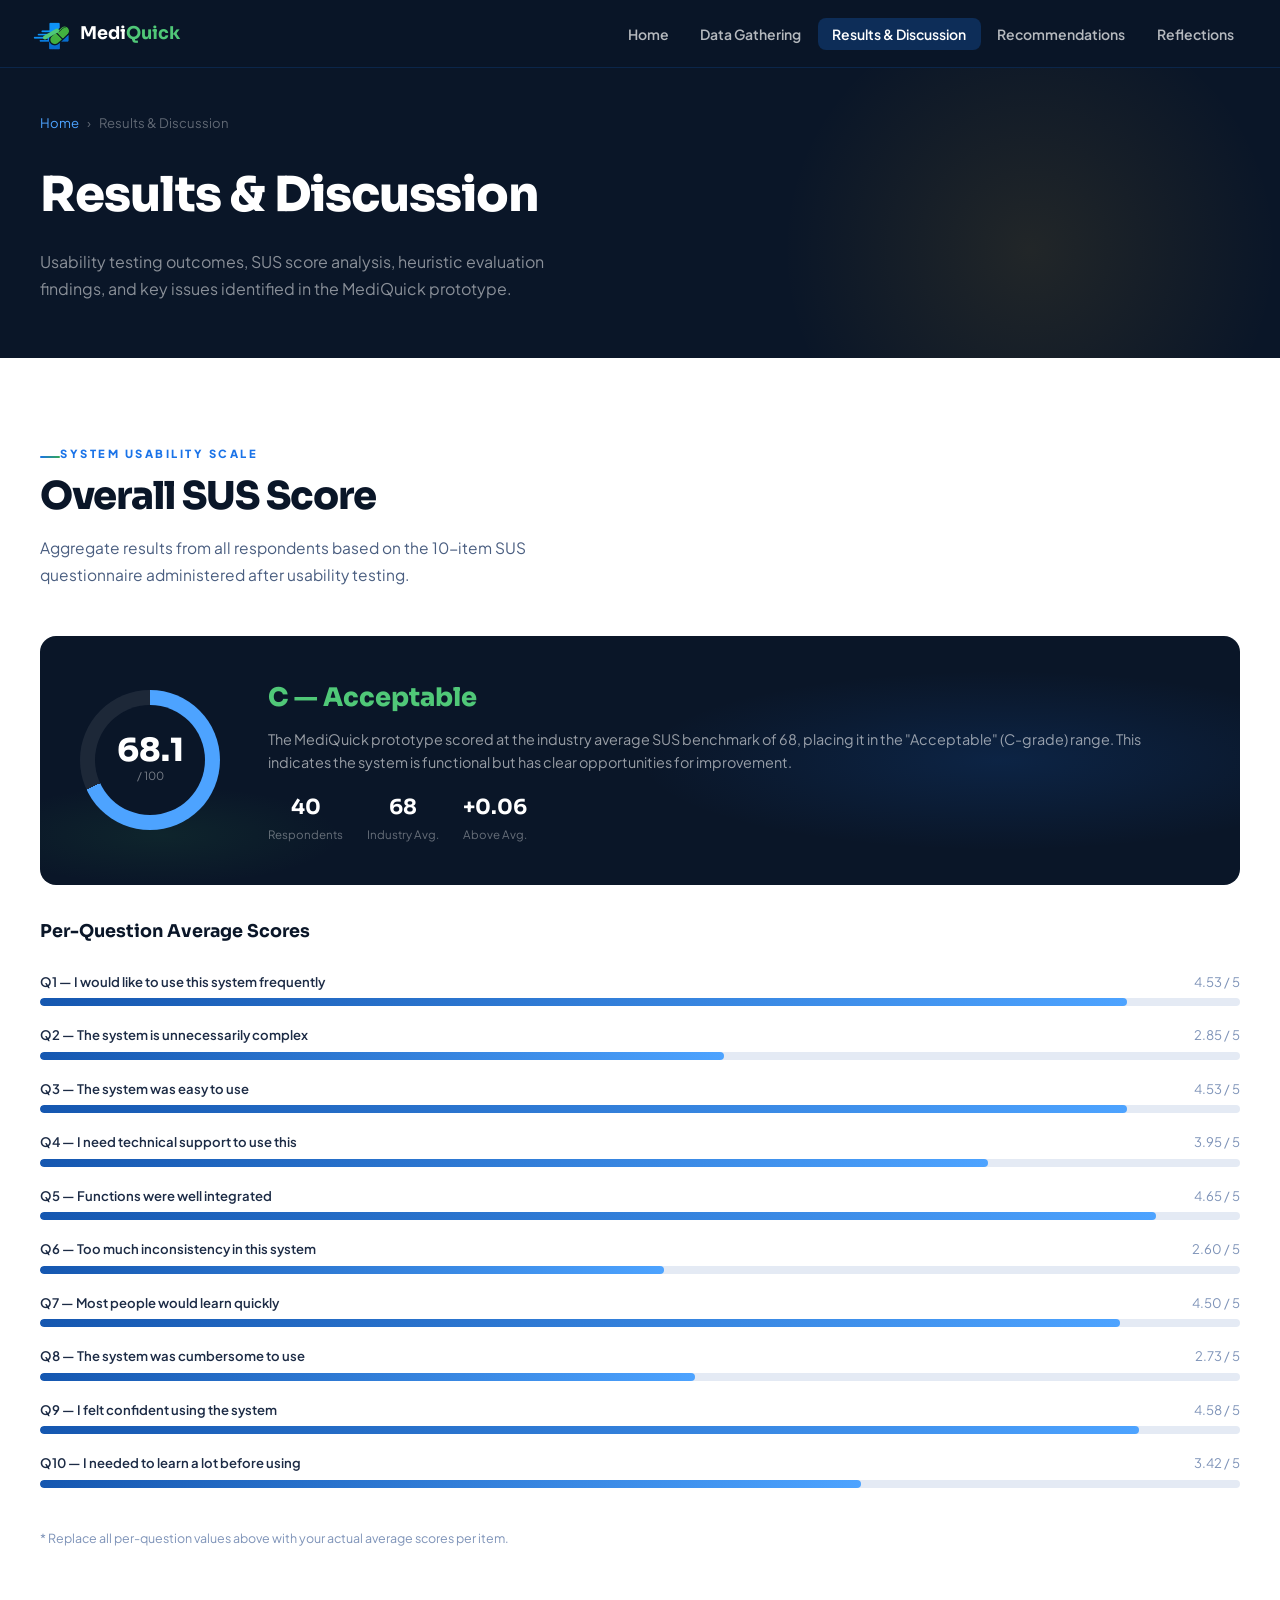
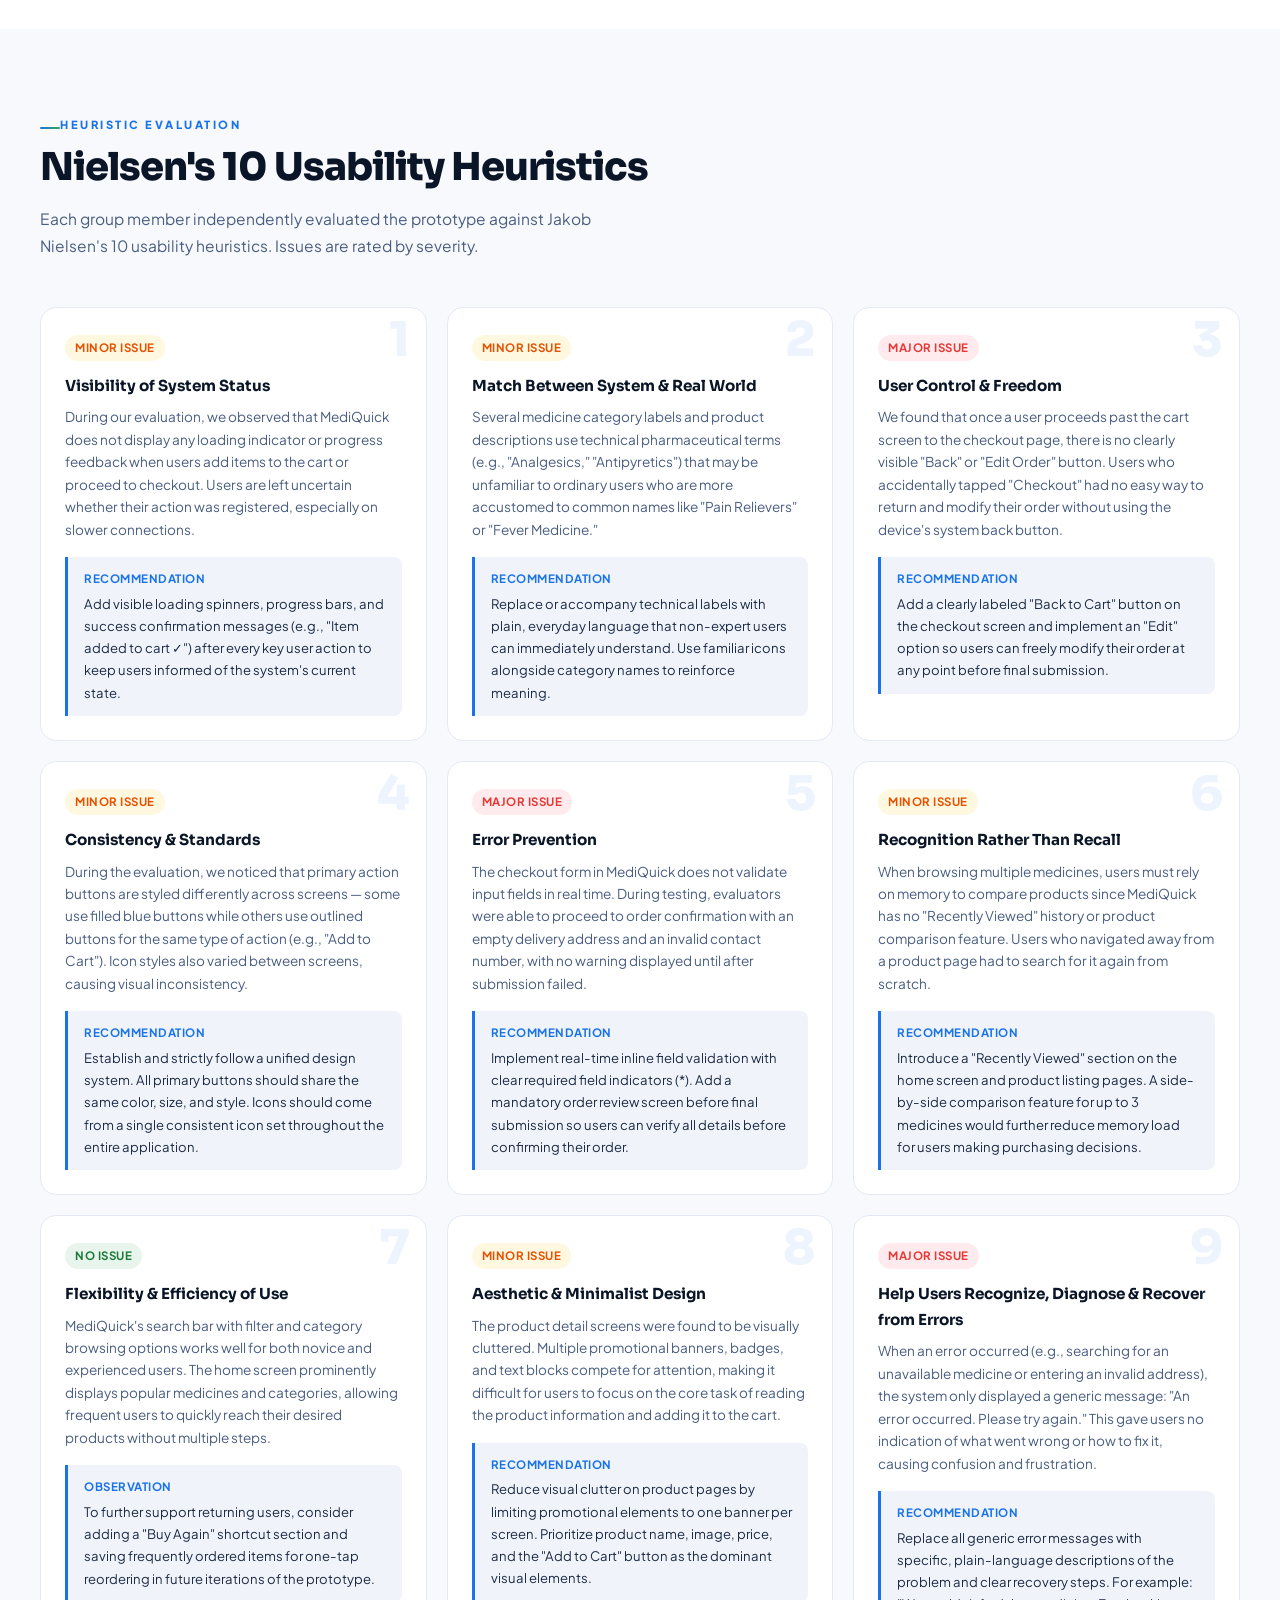
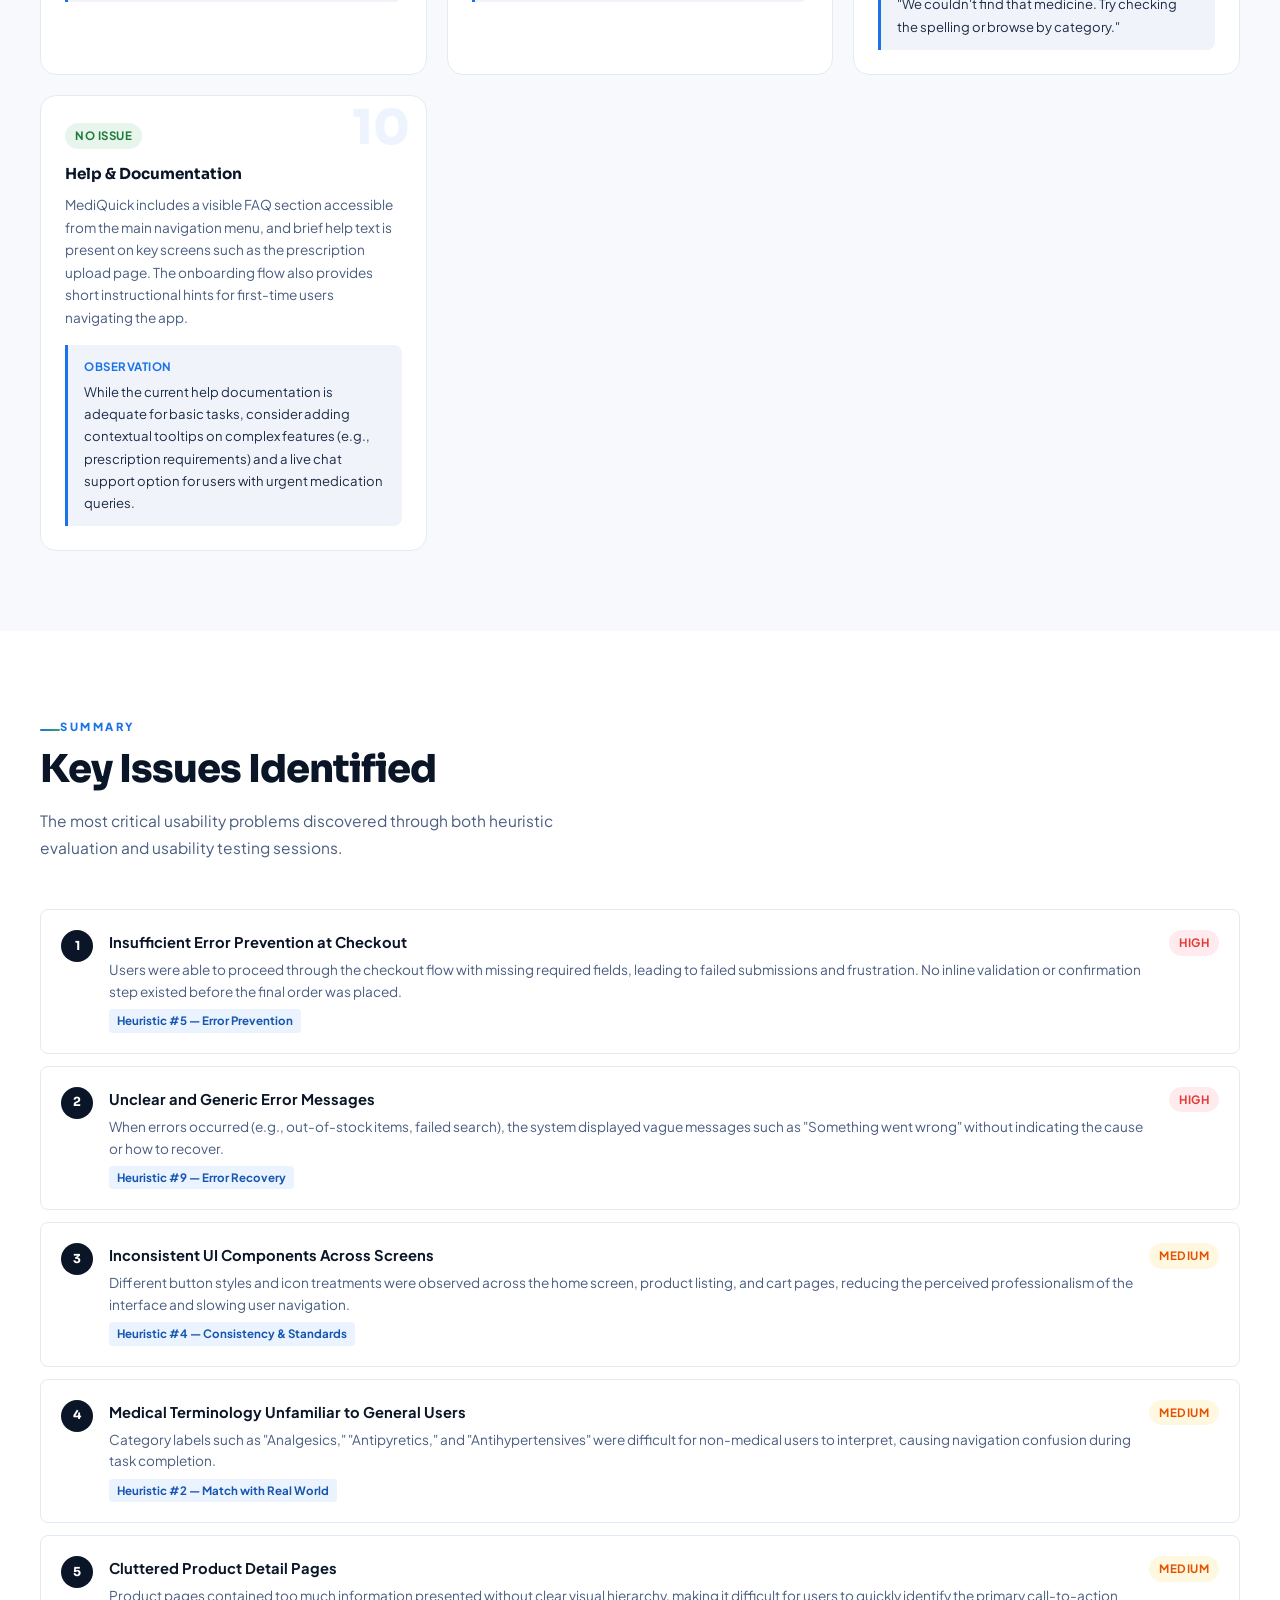
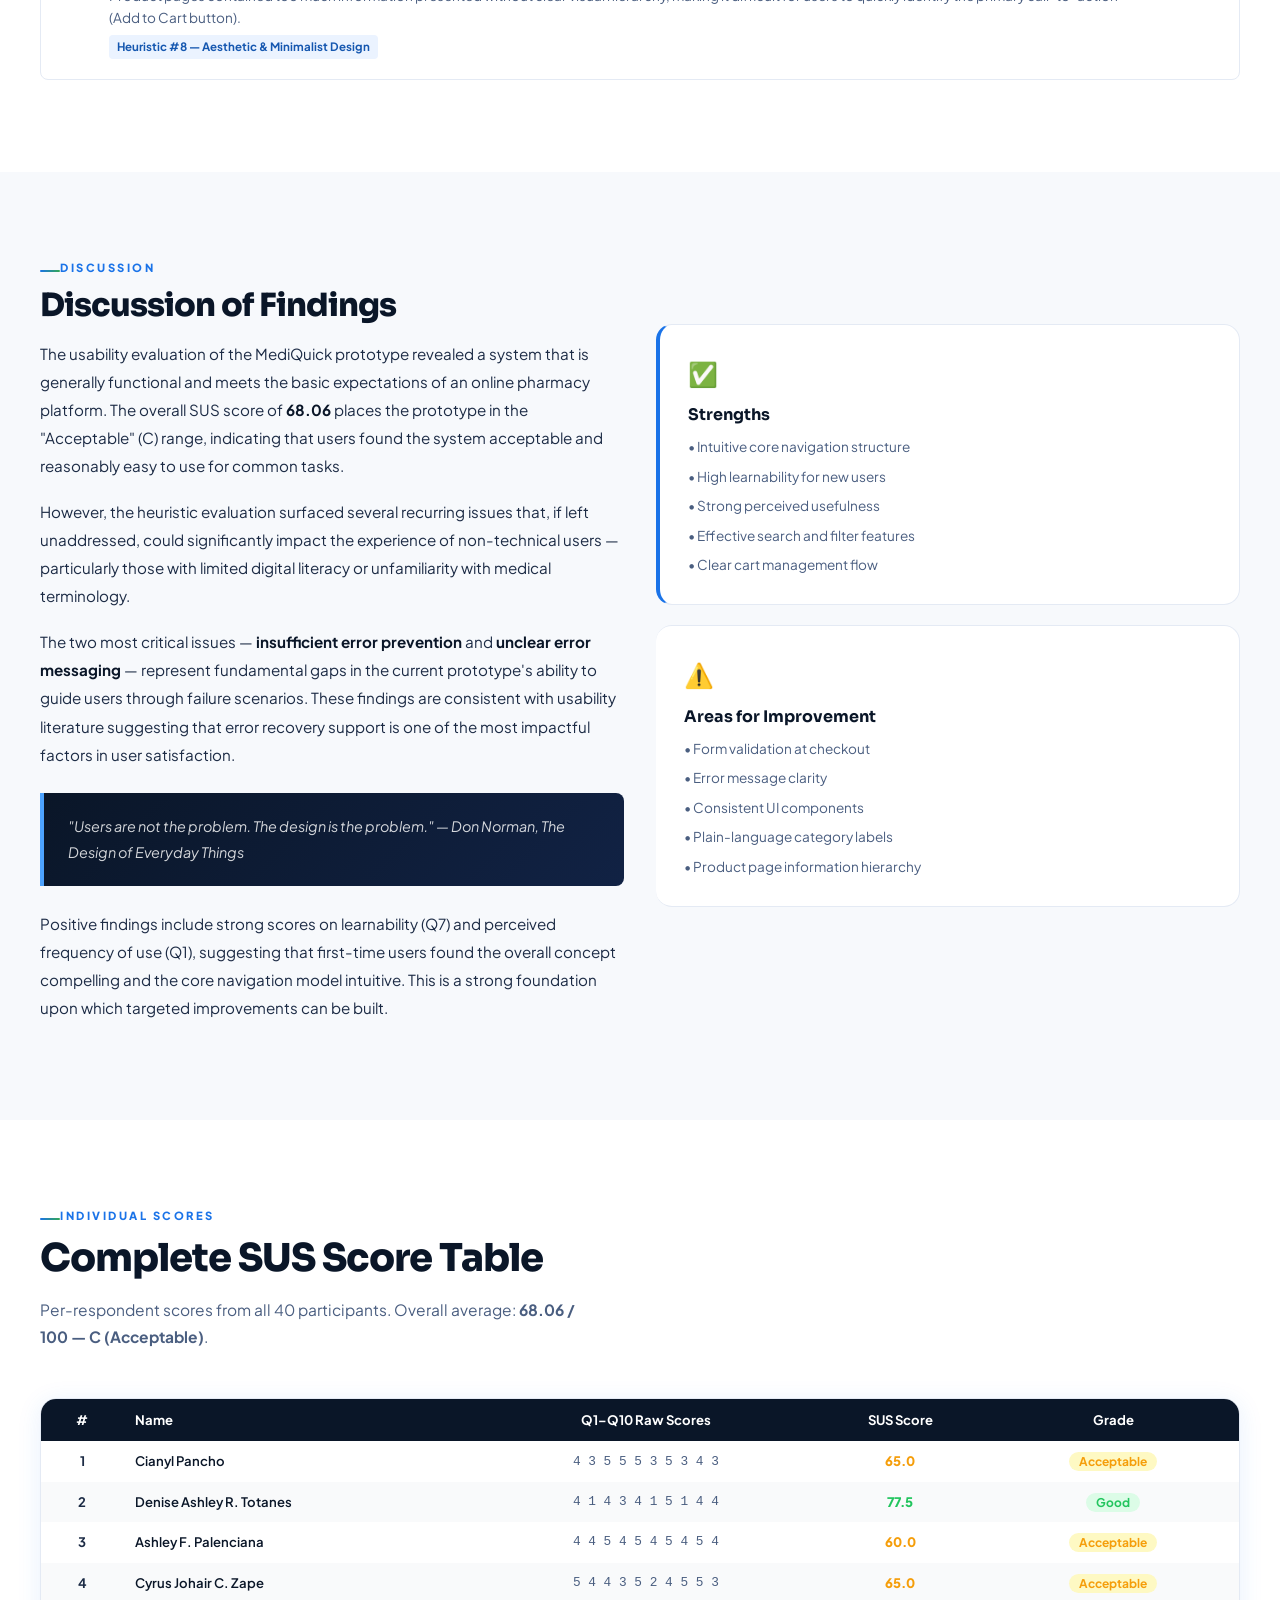
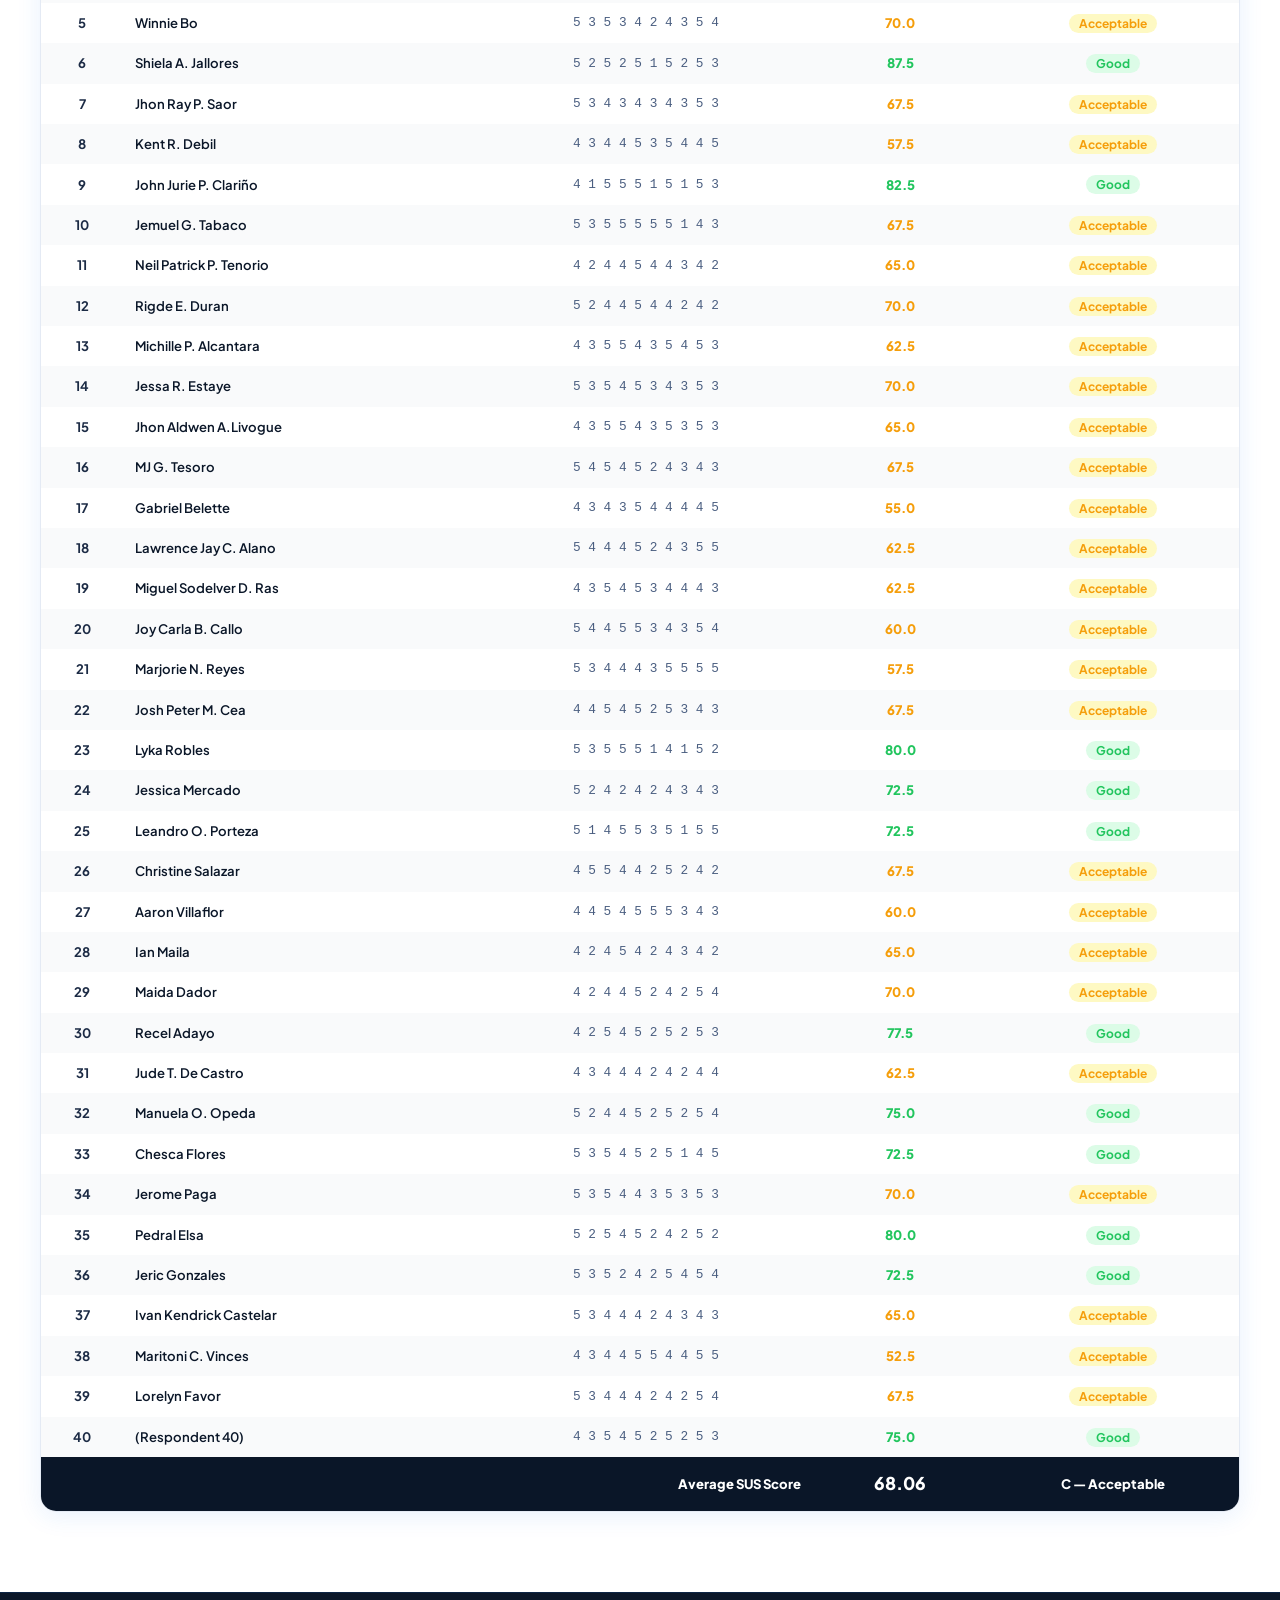
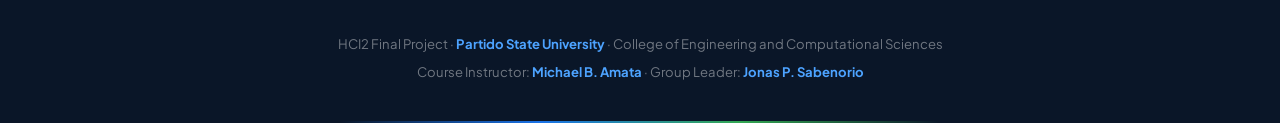
<file: pages/results.html>
<!DOCTYPE html>
<html lang="en">
<head>
  <meta charset="UTF-8" />
  <meta name="viewport" content="width=device-width, initial-scale=1.0" />
  <title>Results & Discussion — MediQuick HCI2 Report</title>
  <link rel="stylesheet" href="../assets/css/style.css" />
  <link rel="stylesheet" href="../assets/css/animations.css" />
  <style>
    .page-hero {
      background: var(--navy);
      padding: 7rem 2rem 3.5rem;
      position: relative;
      overflow: hidden;
    }
    .page-hero::after {
      content: '';
      position: absolute;
      top: 0; right: 0;
      width: 500px; height: 500px;
      background: radial-gradient(circle, rgba(240,180,41,0.1), transparent 70%);
    }
    .page-hero-inner {
      position: relative;
      z-index: 1;
      max-width: 1200px;
      margin: 0 auto;
    }
    .breadcrumb {
      display: flex;
      align-items: center;
      gap: 0.5rem;
      font-size: 0.82rem;
      color: rgba(255,255,255,0.4);
      margin-bottom: 1.25rem;
    }
    .breadcrumb a { color: var(--blue-light); text-decoration: none; }
    .page-hero h1 {
      font-family: 'Sora', sans-serif;
      font-size: clamp(2rem, 4vw, 3rem);
      font-weight: 800;
      color: white;
      letter-spacing: -1px;
      margin-bottom: 0.75rem;
    }
    .page-hero p { color: rgba(255,255,255,0.55); max-width: 540px; font-size: 1rem; }

    /* SUS bar chart */
    .sus-bar-wrap { margin-bottom: 2.5rem; }
    .sus-bar-item { margin-bottom: 1.1rem; }
    .sus-bar-label {
      display: flex;
      justify-content: space-between;
      font-size: 0.82rem;
      font-weight: 600;
      color: var(--gray-800);
      margin-bottom: 0.35rem;
    }
    .sus-bar-label span { color: var(--gray-400); font-weight: 400; }
    .sus-bar-track {
      height: 8px;
      background: var(--gray-100);
      border-radius: 99px;
      overflow: hidden;
    }
    .sus-bar-fill {
      height: 100%;
      border-radius: 99px;
      background: linear-gradient(90deg, var(--green-dark), var(--blue-light));
      transition: width 1.2s cubic-bezier(0.4,0,0.2,1);
      width: 0;
    }
    .sus-bar-fill.animated { width: var(--target-width); }

    /* key issue list */
    .issue-list { list-style: none; }
    .issue-item {
      display: flex;
      gap: 1rem;
      padding: 1.25rem;
      border-radius: var(--radius-sm);
      border: 1px solid var(--gray-200);
      background: white;
      margin-bottom: 0.75rem;
      transition: var(--transition);
    }
    .issue-item:hover { box-shadow: var(--shadow); border-color: rgba(10,155,138,0.2); }
    .issue-num {
      width: 32px; height: 32px;
      background: var(--navy);
      color: white;
      border-radius: 50%;
      display: flex;
      align-items: center;
      justify-content: center;
      font-family: 'Sora', sans-serif;
      font-size: 0.78rem;
      font-weight: 700;
      flex-shrink: 0;
    }
    .issue-body { flex: 1; }
    .issue-title { font-weight: 700; color: var(--navy); font-size: 0.92rem; margin-bottom: 0.25rem; }
    .issue-desc { font-size: 0.85rem; color: var(--gray-600); line-height: 1.6; }
    .issue-heuristic {
      display: inline-block;
      margin-top: 0.4rem;
      font-size: 0.72rem;
      font-weight: 700;
      color: var(--green-dark);
      background: rgba(10,155,138,0.08);
      padding: 2px 8px;
      border-radius: 4px;
    }

    /* discussion prose */
    .prose { color: var(--gray-800); line-height: 1.85; font-size: 0.95rem; }
    .prose p { margin-bottom: 1.1rem; }
    .prose strong { color: var(--navy); }

    .callout {
      background: linear-gradient(135deg, var(--navy), #1a3a55);
      border-left: 4px solid var(--blue-light);
      border-radius: 0 var(--radius-sm) var(--radius-sm) 0;
      padding: 1.25rem 1.5rem;
      color: rgba(255,255,255,0.85);
      font-size: 0.9rem;
      margin: 1.5rem 0;
      font-style: italic;
    }

    .two-col {
      display: grid;
      grid-template-columns: 1fr 1fr;
      gap: 2rem;
    }
    @media (max-width: 768px) { .two-col { grid-template-columns: 1fr; } }
  </style>
<style>
@import url('https://fonts.googleapis.com/css2?family=Plus+Jakarta+Sans:ital,wght@0,300;0,400;0,500;0,600;0,700;0,800;1,400&family=Sora:wght@600;700;800&display=swap');

:root {
  --blue:        #1A73E8;
  --blue-dark:   #1557B0;
  --blue-light:  #4DA3FF;
  --blue-pale:   #EBF3FF;

  --green:       #34A853;
  --green-dark:  #1E7A38;
  --green-light: #50C878;
  --green-pale:  #E8F5EC;

  --navy:        #0A1628;
  --navy-mid:    #0E1F3D;
  --navy-card:   #112244;
  --white:       #FFFFFF;
  --surface:     #F7F9FC;

  --gray-50:     #F0F4FA;
  --gray-100:    #E4EAF4;
  --gray-200:    #C8D3E8;
  --gray-400:    #7E93B8;
  --gray-600:    #4A5E80;
  --gray-800:    #1C2B45;

  --accent-red:  #E53935;
  --accent-gold: #F9A825;

  --radius:      16px;
  --radius-sm:   8px;
  --shadow:      0 4px 24px rgba(26,115,232,0.10);
  --shadow-lg:   0 12px 48px rgba(26,115,232,0.16);
  --transition:  all 0.3s cubic-bezier(0.4, 0, 0.2, 1);
}

*, *::before, *::after { box-sizing: border-box; margin: 0; padding: 0; }
html { scroll-behavior: smooth; }
body { font-family: 'Plus Jakarta Sans', sans-serif; background: var(--surface); color: var(--gray-800); line-height: 1.7; font-size: 16px; overflow-x: hidden; }

/* NAVBAR */
.navbar { position: fixed; top: 0; left: 0; right: 0; z-index: 1000; background: rgba(10,22,40,0.97); backdrop-filter: blur(16px); -webkit-backdrop-filter: blur(16px); border-bottom: 1px solid rgba(26,115,232,0.18); padding: 0 2rem; height: 68px; display: flex; align-items: center; justify-content: space-between; }
.nav-brand { display: flex; align-items: center; gap: 10px; text-decoration: none; }
.nav-logo { width: 38px; height: 38px; background: linear-gradient(135deg, var(--blue), var(--blue-dark)); border-radius: 10px; display: flex; align-items: center; justify-content: center; font-family: 'Sora', sans-serif; font-weight: 800; font-size: 13px; color: white; letter-spacing: -0.5px; position: relative; overflow: hidden; }
.nav-logo::after { content: ''; position: absolute; width: 18px; height: 4px; background: var(--green-light); border-radius: 2px; transform: rotate(-30deg); }
.nav-title { font-family: 'Sora', sans-serif; font-weight: 700; font-size: 1.1rem; color: white; }
.nav-title .green { color: var(--green-light); }
.nav-links { display: flex; align-items: center; gap: 0.15rem; list-style: none; }
.nav-links a { color: rgba(255,255,255,0.7); text-decoration: none; font-size: 0.875rem; font-weight: 600; padding: 0.45rem 0.9rem; border-radius: var(--radius-sm); transition: var(--transition); white-space: nowrap; }
.nav-links a:hover { color: white; background: rgba(26,115,232,0.18); }
.nav-links a.active { color: white; background: rgba(26,115,232,0.25); }
.hamburger { display: none; flex-direction: column; gap: 5px; cursor: pointer; background: none; border: none; padding: 4px; }
.hamburger span { display: block; width: 24px; height: 2px; background: white; border-radius: 2px; transition: var(--transition); }

/* HERO */
.hero { min-height: 100vh; background: var(--navy); position: relative; display: flex; align-items: center; overflow: hidden; padding: 8rem 2rem 6rem; }
.hero-bg { position: absolute; inset: 0; background: radial-gradient(ellipse 55% 60% at 75% 35%, rgba(26,115,232,0.20) 0%, transparent 65%), radial-gradient(ellipse 40% 40% at 15% 75%, rgba(52,168,83,0.14) 0%, transparent 55%); }
.hero-grid { position: absolute; inset: 0; background-image: linear-gradient(rgba(26,115,232,0.05) 1px, transparent 1px), linear-gradient(90deg, rgba(26,115,232,0.05) 1px, transparent 1px); background-size: 52px 52px; }
.hero-container { position: relative; max-width: 1200px; margin: 0 auto; width: 100%; display: grid; grid-template-columns: 1fr 1fr; gap: 4rem; align-items: center; }
.hero-badge { display: inline-flex; align-items: center; gap: 6px; background: rgba(52,168,83,0.14); border: 1px solid rgba(52,168,83,0.35); border-radius: 999px; padding: 6px 16px; font-size: 0.78rem; font-weight: 700; color: var(--green-light); letter-spacing: 0.5px; text-transform: uppercase; margin-bottom: 1.5rem; }
.hero-badge::before { content: ''; width: 6px; height: 6px; background: var(--green-light); border-radius: 50%; animation: blink 2s ease-in-out infinite; }
@keyframes blink { 0%, 100% { opacity: 1; } 50% { opacity: 0.3; } }
.hero h1 { font-family: 'Sora', sans-serif; font-size: clamp(2.2rem, 4vw, 3.5rem); font-weight: 800; color: white; line-height: 1.1; letter-spacing: -1.5px; margin-bottom: 1.25rem; }
.hero h1 .highlight-blue { background: linear-gradient(135deg, var(--blue-light), #81C1FF); -webkit-background-clip: text; -webkit-text-fill-color: transparent; background-clip: text; }
.hero h1 .highlight-green { background: linear-gradient(135deg, var(--green-light), #7DEFA0); -webkit-background-clip: text; -webkit-text-fill-color: transparent; background-clip: text; }
.hero-desc { color: rgba(255,255,255,0.62); font-size: 1.05rem; max-width: 480px; margin-bottom: 2rem; line-height: 1.75; }
.hero-cta-row { display: flex; gap: 0.75rem; flex-wrap: wrap; margin-bottom: 2rem; }
.btn-primary { display: inline-flex; align-items: center; gap: 8px; background: linear-gradient(135deg, var(--blue), var(--blue-dark)); color: white; padding: 0.7rem 1.5rem; border-radius: var(--radius-sm); font-weight: 700; font-size: 0.9rem; text-decoration: none; transition: var(--transition); box-shadow: 0 4px 16px rgba(26,115,232,0.35); }
.btn-primary:hover { transform: translateY(-2px); box-shadow: 0 8px 24px rgba(26,115,232,0.45); }
.btn-secondary { display: inline-flex; align-items: center; gap: 8px; background: rgba(255,255,255,0.07); border: 1px solid rgba(255,255,255,0.15); color: rgba(255,255,255,0.85); padding: 0.7rem 1.5rem; border-radius: var(--radius-sm); font-weight: 600; font-size: 0.9rem; text-decoration: none; transition: var(--transition); }
.btn-secondary:hover { background: rgba(255,255,255,0.12); color: white; }
.hero-tags { display: flex; flex-wrap: wrap; gap: 0.5rem; }
.hero-tag { background: rgba(255,255,255,0.07); border: 1px solid rgba(255,255,255,0.11); border-radius: var(--radius-sm); padding: 5px 12px; font-size: 0.78rem; color: rgba(255,255,255,0.65); font-weight: 500; }

/* Hero card */
.hero-card { background: rgba(255,255,255,0.04); border: 1px solid rgba(26,115,232,0.22); border-radius: var(--radius); padding: 2rem; backdrop-filter: blur(10px); }
.hero-card-label { font-size: 0.68rem; text-transform: uppercase; letter-spacing: 2px; color: var(--blue-light); font-weight: 700; margin-bottom: 1.5rem; }
.member-grid { display: grid; grid-template-columns: 1fr 1fr; gap: 1rem; }
.member-item { display: flex; align-items: center; gap: 10px; }
.member-avatar { width: 40px; height: 40px; border-radius: 50%; background: linear-gradient(135deg, var(--blue-dark), var(--blue-light)); display: flex; align-items: center; justify-content: center; font-family: 'Sora', sans-serif; font-weight: 700; font-size: 0.85rem; color: white; flex-shrink: 0; }
.member-avatar.green { background: linear-gradient(135deg, var(--green-dark), var(--green-light)); }
.member-info { flex: 1; min-width: 0; }
.member-name { font-size: 0.82rem; font-weight: 700; color: white; white-space: nowrap; overflow: hidden; text-overflow: ellipsis; }
.member-role { font-size: 0.72rem; color: rgba(255,255,255,0.42); }
.hero-prototype { margin-top: 1.5rem; padding-top: 1.5rem; border-top: 1px solid rgba(255,255,255,0.08); display: flex; align-items: center; justify-content: space-between; }
.proto-label { font-size: 0.75rem; color: rgba(255,255,255,0.38); }
.proto-link { display: flex; align-items: center; gap: 5px; color: var(--green-light); font-size: 0.82rem; font-weight: 700; text-decoration: none; transition: var(--transition); }
.proto-link:hover { opacity: 0.8; }

/* SECTIONS */
.section { padding: 5rem 2rem; }
.section-alt { background: white; }
.container { max-width: 1200px; margin: 0 auto; }
.section-eyebrow { font-size: 0.7rem; text-transform: uppercase; letter-spacing: 2.5px; font-weight: 800; color: var(--blue); margin-bottom: 0.65rem; display: flex; align-items: center; gap: 8px; }
.section-eyebrow::before { content: ''; display: inline-block; width: 20px; height: 2px; background: linear-gradient(90deg, var(--blue), var(--green)); border-radius: 2px; }
.section-title { font-family: 'Sora', sans-serif; font-size: clamp(1.8rem, 3vw, 2.6rem); font-weight: 800; color: var(--navy); letter-spacing: -1px; line-height: 1.15; margin-bottom: 1rem; }
.section-desc { color: var(--gray-600); max-width: 560px; margin-bottom: 3rem; font-size: 0.97rem; line-height: 1.75; }

/* CARDS */
.card { background: white; border: 1px solid var(--gray-100); border-radius: var(--radius); padding: 1.75rem; transition: var(--transition); }
.card:hover { box-shadow: var(--shadow); border-color: rgba(26,115,232,0.2); transform: translateY(-2px); }

/* TABS */
.tab-nav { display: flex; gap: 0.5rem; margin-bottom: 2.5rem; border-bottom: 2px solid var(--gray-100); overflow-x: auto; }
.tab-btn { padding: 0.75rem 1.25rem; border: none; background: none; font-family: 'Plus Jakarta Sans', sans-serif; font-size: 0.88rem; font-weight: 700; color: var(--gray-400); cursor: pointer; border-bottom: 2px solid transparent; margin-bottom: -2px; transition: var(--transition); white-space: nowrap; }
.tab-btn.active { color: var(--blue); border-bottom-color: var(--blue); }
.tab-panel { display: none; }
.tab-panel.active { display: block; }

/* CONSENT */
.consent-box { background: var(--navy); border-radius: var(--radius); padding: 2.5rem; color: white; position: relative; overflow: hidden; }
.consent-box::before { content: ''; position: absolute; top: -40px; right: -40px; width: 220px; height: 220px; background: radial-gradient(circle, rgba(26,115,232,0.18), transparent 70%); }
.consent-box::after { content: ''; position: absolute; bottom: -40px; left: -40px; width: 180px; height: 180px; background: radial-gradient(circle, rgba(52,168,83,0.12), transparent 70%); }
.consent-header { display: flex; align-items: flex-start; gap: 1rem; margin-bottom: 2rem; position: relative; z-index: 1; }
.consent-icon { width: 48px; height: 48px; background: rgba(26,115,232,0.2); border: 1px solid rgba(26,115,232,0.4); border-radius: var(--radius-sm); display: flex; align-items: center; justify-content: center; font-size: 1.5rem; flex-shrink: 0; }
.consent-title { font-family: 'Sora', sans-serif; font-size: 1.3rem; font-weight: 700; margin-bottom: 0.25rem; }
.consent-subtitle { font-size: 0.85rem; color: rgba(255,255,255,0.45); }
.consent-section { margin-bottom: 1.25rem; position: relative; z-index: 1; }
.consent-section-title { font-weight: 700; font-size: 0.78rem; text-transform: uppercase; letter-spacing: 1px; color: var(--blue-light); margin-bottom: 0.5rem; }
.consent-section p { font-size: 0.9rem; color: rgba(255,255,255,0.72); line-height: 1.7; }
.consent-fields { display: grid; grid-template-columns: 1fr 1fr; gap: 1rem; margin-top: 1.5rem; padding-top: 1.5rem; border-top: 1px solid rgba(255,255,255,0.1); position: relative; z-index: 1; }
.consent-field label { display: block; font-size: 0.78rem; font-weight: 700; color: rgba(255,255,255,0.45); margin-bottom: 0.4rem; text-transform: uppercase; letter-spacing: 0.5px; }
.consent-field .field-line { height: 1px; background: rgba(255,255,255,0.22); width: 100%; }

/* SUS TABLE */
.sus-table { width: 100%; border-collapse: collapse; margin-top: 1.5rem; font-size: 0.9rem; }
.sus-table thead tr { background: var(--navy); color: white; }
.sus-table th { padding: 0.9rem 1rem; font-family: 'Sora', sans-serif; font-size: 0.78rem; font-weight: 700; text-align: center; }
.sus-table th:first-child { text-align: left; }
.sus-table td { padding: 0.9rem 1rem; border-bottom: 1px solid var(--gray-50); vertical-align: middle; text-align: center; }
.sus-table td:first-child { text-align: left; color: var(--gray-800); font-weight: 500; width: 50%; }
.sus-table tr:hover td { background: var(--gray-50); }
.radio-circle { width: 18px; height: 18px; border: 2px solid var(--gray-200); border-radius: 50%; margin: 0 auto; }

/* PROFILE */
.profile-grid { display: grid; grid-template-columns: repeat(auto-fit, minmax(180px, 1fr)); gap: 1.25rem; }
.profile-stat { background: linear-gradient(135deg, var(--blue-pale), white); border: 1px solid var(--gray-100); border-radius: var(--radius-sm); padding: 1.5rem; text-align: center; }
.profile-stat-num { font-family: 'Sora', sans-serif; font-size: 2.2rem; font-weight: 800; color: var(--blue); line-height: 1; margin-bottom: 0.4rem; }
.profile-stat-label { font-size: 0.82rem; color: var(--gray-600); font-weight: 600; }

/* HEURISTIC CARDS */
.heuristic-grid { display: grid; grid-template-columns: repeat(auto-fit, minmax(300px, 1fr)); gap: 1.25rem; }
.heuristic-card { background: white; border: 1px solid var(--gray-100); border-radius: var(--radius); padding: 1.5rem; position: relative; overflow: hidden; transition: var(--transition); }
.heuristic-card:hover { border-color: var(--blue); box-shadow: var(--shadow); transform: translateY(-2px); }
.heuristic-card::before { content: ''; position: absolute; top: 0; left: 0; right: 0; height: 3px; background: linear-gradient(90deg, var(--blue), var(--green)); opacity: 0; transition: opacity 0.3s; }
.heuristic-card:hover::before { opacity: 1; }
.heuristic-num { font-family: 'Sora', sans-serif; font-size: 3rem; font-weight: 800; color: rgba(26,115,232,0.08); position: absolute; top: 0.5rem; right: 1rem; line-height: 1; }
.severity-badge { display: inline-block; padding: 3px 10px; border-radius: 999px; font-size: 0.72rem; font-weight: 700; text-transform: uppercase; letter-spacing: 0.5px; margin-bottom: 0.75rem; }
.severity-high { background: #FFEBEE; color: var(--accent-red); }
.severity-medium { background: #FFF8E1; color: #E65100; }
.severity-low { background: var(--green-pale); color: var(--green-dark); }
.heuristic-title { font-family: 'Sora', sans-serif; font-size: 0.95rem; font-weight: 700; color: var(--navy); margin-bottom: 0.5rem; }
.heuristic-desc { font-size: 0.85rem; color: var(--gray-600); margin-bottom: 1rem; line-height: 1.65; }
.heuristic-rec { background: var(--gray-50); border-left: 3px solid var(--blue); padding: 0.75rem 1rem; border-radius: 0 var(--radius-sm) var(--radius-sm) 0; font-size: 0.82rem; color: var(--gray-800); }
.heuristic-rec strong { display: block; font-size: 0.72rem; text-transform: uppercase; letter-spacing: 0.5px; color: var(--blue); margin-bottom: 0.25rem; }

/* SCORE DISPLAY */
.score-display { background: var(--navy); border-radius: var(--radius); padding: 2.5rem; display: flex; align-items: center; gap: 3rem; flex-wrap: wrap; margin-bottom: 2rem; position: relative; overflow: hidden; }
.score-display::before { content: ''; position: absolute; inset: 0; background: radial-gradient(ellipse 50% 60% at 80% 50%, rgba(26,115,232,0.15) 0%, transparent 60%), radial-gradient(ellipse 30% 40% at 10% 80%, rgba(52,168,83,0.10) 0%, transparent 50%); }
.score-circle { width: 140px; height: 140px; border-radius: 50%; background: conic-gradient(var(--blue-light) 0% 68.06%, rgba(255,255,255,0.08) 68.06% 100%); display: flex; align-items: center; justify-content: center; position: relative; flex-shrink: 0; z-index: 1; }
.score-circle::after { content: ''; width: 110px; height: 110px; background: var(--navy); border-radius: 50%; position: absolute; }
.score-value { position: relative; z-index: 1; text-align: center; }
.score-num { font-family: 'Sora', sans-serif; font-size: 2rem; font-weight: 800; color: white; line-height: 1; }
.score-unit { font-size: 0.7rem; color: rgba(255,255,255,0.45); }
.score-info { flex: 1; position: relative; z-index: 1; }
.score-grade { font-family: 'Sora', sans-serif; font-size: 1.6rem; font-weight: 800; color: var(--green-light); margin-bottom: 0.5rem; }
.score-detail { color: rgba(255,255,255,0.58); font-size: 0.9rem; margin-bottom: 1rem; line-height: 1.6; }
.score-breakdown { display: flex; gap: 1.5rem; flex-wrap: wrap; }
.score-item { text-align: center; }
.score-item-val { font-family: 'Sora', sans-serif; font-size: 1.3rem; font-weight: 700; color: white; }
.score-item-label { font-size: 0.72rem; color: rgba(255,255,255,0.38); }

/* SUS BAR */
.sus-bar-wrap { margin-bottom: 2.5rem; }
.sus-bar-item { margin-bottom: 1.1rem; }
.sus-bar-label { display: flex; justify-content: space-between; font-size: 0.82rem; font-weight: 600; color: var(--gray-800); margin-bottom: 0.35rem; }
.sus-bar-label span { color: var(--gray-400); font-weight: 400; }
.sus-bar-track { height: 8px; background: var(--gray-100); border-radius: 99px; overflow: hidden; }
.sus-bar-fill { height: 100%; border-radius: 99px; background: linear-gradient(90deg, var(--blue-dark), var(--blue-light)); transition: width 1.2s cubic-bezier(0.4,0,0.2,1); width: 0; }
.sus-bar-fill.animated { width: var(--target-width); }

/* ISSUE LIST */
.issue-list { list-style: none; }
.issue-item { display: flex; gap: 1rem; padding: 1.25rem; border-radius: var(--radius-sm); border: 1px solid var(--gray-100); background: white; margin-bottom: 0.75rem; transition: var(--transition); }
.issue-item:hover { box-shadow: var(--shadow); border-color: rgba(26,115,232,0.2); }
.issue-num { width: 32px; height: 32px; background: var(--navy); color: white; border-radius: 50%; display: flex; align-items: center; justify-content: center; font-family: 'Sora', sans-serif; font-size: 0.78rem; font-weight: 700; flex-shrink: 0; }
.issue-body { flex: 1; }
.issue-title { font-weight: 700; color: var(--navy); font-size: 0.92rem; margin-bottom: 0.25rem; }
.issue-desc { font-size: 0.85rem; color: var(--gray-600); line-height: 1.6; }
.issue-heuristic { display: inline-block; margin-top: 0.4rem; font-size: 0.72rem; font-weight: 700; color: var(--blue-dark); background: var(--blue-pale); padding: 2px 8px; border-radius: 4px; }

.callout { background: linear-gradient(135deg, var(--navy), var(--navy-card)); border-left: 4px solid var(--blue-light); border-radius: 0 var(--radius-sm) var(--radius-sm) 0; padding: 1.25rem 1.5rem; color: rgba(255,255,255,0.82); font-size: 0.9rem; margin: 1.5rem 0; font-style: italic; }
.prose { color: var(--gray-800); line-height: 1.85; font-size: 0.95rem; }
.prose p { margin-bottom: 1.1rem; }
.prose strong { color: var(--navy); }
.two-col { display: grid; grid-template-columns: 1fr 1fr; gap: 2rem; }

/* RECOMMENDATIONS */
.rec-grid { display: grid; grid-template-columns: repeat(auto-fit, minmax(260px, 1fr)); gap: 1.25rem; }
.rec-card { background: white; border: 1px solid var(--gray-100); border-radius: var(--radius); padding: 1.5rem; border-top: 3px solid var(--blue); transition: var(--transition); }
.rec-card:nth-child(even) { border-top-color: var(--green); }
.rec-card:hover { box-shadow: var(--shadow); transform: translateY(-2px); }
.rec-icon { font-size: 1.75rem; margin-bottom: 0.75rem; }
.rec-title { font-family: 'Sora', sans-serif; font-size: 0.95rem; font-weight: 700; color: var(--navy); margin-bottom: 0.5rem; }
.rec-desc { font-size: 0.85rem; color: var(--gray-600); line-height: 1.65; }

/* TIMELINE */
.timeline { position: relative; padding-left: 2rem; }
.timeline::before { content: ''; position: absolute; left: 0; top: 0; bottom: 0; width: 2px; background: linear-gradient(to bottom, var(--blue), var(--green), rgba(52,168,83,0.1)); }
.timeline-item { position: relative; margin-bottom: 2rem; padding-left: 1.5rem; }
.timeline-dot { position: absolute; left: -2.45rem; top: 0.35rem; width: 14px; height: 14px; border-radius: 50%; border: 2px solid var(--blue); background: white; }
.timeline-dot.filled { background: var(--blue); }
.timeline-label { font-size: 0.72rem; text-transform: uppercase; letter-spacing: 1px; font-weight: 700; margin-bottom: 0.4rem; }
.label-immediate { color: var(--accent-red); }
.label-short { color: var(--accent-gold); }
.label-long { color: var(--green); }
.timeline-card { background: white; border: 1px solid var(--gray-100); border-radius: var(--radius); padding: 1.25rem 1.5rem; transition: var(--transition); }
.timeline-card:hover { box-shadow: var(--shadow); border-color: rgba(26,115,232,0.2); }
.timeline-title { font-family: 'Sora', sans-serif; font-size: 0.95rem; font-weight: 700; color: var(--navy); margin-bottom: 0.4rem; }
.timeline-desc { font-size: 0.87rem; color: var(--gray-600); line-height: 1.65; }

/* DESIGN CARDS */
.design-grid { display: grid; grid-template-columns: repeat(auto-fit, minmax(280px, 1fr)); gap: 1.25rem; }
.design-card { background: white; border: 1px solid var(--gray-100); border-radius: var(--radius); overflow: hidden; transition: var(--transition); }
.design-card:hover { box-shadow: var(--shadow); transform: translateY(-2px); }
.design-card-header { background: var(--navy); padding: 1.25rem 1.5rem; display: flex; align-items: center; gap: 0.75rem; }
.design-card-icon { width: 40px; height: 40px; background: rgba(26,115,232,0.15); border: 1px solid rgba(26,115,232,0.3); border-radius: var(--radius-sm); display: flex; align-items: center; justify-content: center; font-size: 1.2rem; }
.design-card-title { font-family: 'Sora', sans-serif; font-weight: 700; color: white; font-size: 0.92rem; }
.design-card-body { padding: 1.25rem 1.5rem; }
.design-card-body p { font-size: 0.87rem; color: var(--gray-600); margin-bottom: 0.75rem; line-height: 1.65; }
.before-after { display: grid; grid-template-columns: 1fr 1fr; gap: 0.5rem; margin-top: 0.75rem; }
.ba-box { border-radius: var(--radius-sm); padding: 0.65rem 0.75rem; font-size: 0.78rem; }
.ba-before { background: #FFEBEE; border: 1px solid #FFCDD2; color: #B71C1C; }
.ba-after { background: var(--green-pale); border: 1px solid #A5D6A7; color: var(--green-dark); }
.ba-label { font-weight: 700; font-size: 0.68rem; text-transform: uppercase; letter-spacing: 0.5px; margin-bottom: 0.25rem; opacity: 0.7; }

/* SUMMARY TABLE */
.summary-table { width: 100%; border-collapse: collapse; font-size: 0.88rem; }
.summary-table th { background: var(--navy); color: white; padding: 0.85rem 1rem; text-align: left; font-family: 'Sora', sans-serif; font-size: 0.78rem; font-weight: 700; }
.summary-table td { padding: 0.85rem 1rem; border-bottom: 1px solid var(--gray-50); vertical-align: top; color: var(--gray-800); }
.summary-table tr:hover td { background: var(--gray-50); }
.priority-dot { display: inline-block; width: 8px; height: 8px; border-radius: 50%; margin-right: 6px; }
.dot-high { background: var(--accent-red); }
.dot-medium { background: var(--accent-gold); }
.dot-low { background: var(--green); }

/* DOC CARDS */
.doc-card { background: white; border: 1px solid var(--gray-100); border-radius: var(--radius); padding: 1.5rem; display: flex; align-items: center; gap: 1rem; margin-bottom: 0.75rem; transition: var(--transition); text-decoration: none; color: inherit; }
.doc-card:hover { box-shadow: var(--shadow); border-color: rgba(26,115,232,0.2); }
.doc-icon { width: 46px; height: 46px; background: var(--blue-pale); border-radius: var(--radius-sm); display: flex; align-items: center; justify-content: center; font-size: 1.4rem; flex-shrink: 0; }
.doc-title { font-weight: 700; font-size: 0.9rem; color: var(--navy); }
.doc-meta { font-size: 0.78rem; color: var(--gray-400); margin-top: 2px; }

/* PHOTO GRID */
.photo-grid { display: grid; grid-template-columns: repeat(auto-fill, minmax(180px, 1fr)); gap: 1rem; }
.photo-placeholder { aspect-ratio: 4/3; background: var(--gray-50); border-radius: var(--radius-sm); border: 2px dashed var(--gray-200); display: flex; flex-direction: column; align-items: center; justify-content: center; color: var(--gray-400); font-size: 0.78rem; gap: 0.5rem; }
.photo-placeholder .ph-icon { font-size: 1.5rem; }

/* PAGE HERO */
.page-hero { background: var(--navy); padding: 7rem 2rem 3.5rem; position: relative; overflow: hidden; }
.page-hero-inner { position: relative; z-index: 1; max-width: 1200px; margin: 0 auto; }
.breadcrumb { display: flex; align-items: center; gap: 0.5rem; font-size: 0.82rem; color: rgba(255,255,255,0.35); margin-bottom: 1.25rem; }
.breadcrumb a { color: var(--blue-light); text-decoration: none; }
.page-hero h1 { font-family: 'Sora', sans-serif; font-size: clamp(2rem, 4vw, 3rem); font-weight: 800; color: white; letter-spacing: -1px; margin-bottom: 0.75rem; }
.page-hero p { color: rgba(255,255,255,0.52); max-width: 540px; font-size: 1rem; }

/* OPEN ENDED */
.open-ended-list { list-style: none; }
.open-ended-list li { background: var(--gray-50); border-radius: var(--radius-sm); padding: 1rem 1.25rem; margin-bottom: 0.75rem; font-weight: 600; color: var(--gray-800); border-left: 3px solid var(--blue); font-size: 0.9rem; }

/* FOOTER */
footer { background: var(--navy); color: rgba(255,255,255,0.42); text-align: center; padding: 2.5rem 2rem; font-size: 0.82rem; border-top: 1px solid rgba(26,115,232,0.15); position: relative; overflow: hidden; }
footer::before { content: ''; position: absolute; bottom: 0; left: 50%; transform: translateX(-50%); width: 600px; height: 2px; background: linear-gradient(90deg, transparent, var(--blue), var(--green), transparent); }
footer strong { color: var(--blue-light); }
footer .green { color: var(--green-light); }

/* DIVIDER */
.divider { height: 1px; background: linear-gradient(90deg, transparent, var(--gray-100), transparent); margin: 3rem 0; }

/* ANIMATIONS */
.fade-up { opacity: 0; transform: translateY(24px); transition: opacity 0.6s ease, transform 0.6s ease; }
.fade-up.visible { opacity: 1; transform: translateY(0); }
.anim-fade-up { opacity: 0; transform: translateY(28px); transition: opacity 0.55s ease, transform 0.55s ease; }
.anim-fade-down { opacity: 0; transform: translateY(-20px); transition: opacity 0.55s ease, transform 0.55s ease; }
.anim-fade-in { opacity: 0; transition: opacity 0.6s ease; }
.anim-scale-in { opacity: 0; transform: scale(0.94); transition: opacity 0.5s ease, transform 0.5s cubic-bezier(0.34,1.56,0.64,1); }
.anim-slide-left { opacity: 0; transform: translateX(-24px); transition: opacity 0.55s ease, transform 0.55s ease; }
.anim-slide-right { opacity: 0; transform: translateX(24px); transition: opacity 0.55s ease, transform 0.55s ease; }
.anim-flip-in { opacity: 0; transform: perspective(600px) rotateX(12deg); transition: opacity 0.5s ease, transform 0.5s ease; }
.anim-fade-up.is-visible, .anim-fade-down.is-visible, .anim-fade-in.is-visible, .anim-scale-in.is-visible, .anim-slide-left.is-visible, .anim-slide-right.is-visible, .anim-flip-in.is-visible { opacity: 1; transform: none; }
.ripple-container { position: relative; overflow: hidden; }
.ripple-wave { position: absolute; border-radius: 50%; background: rgba(26,115,232,0.18); transform: scale(0); animation: ripple 0.6s ease-out; pointer-events: none; }
@keyframes ripple { to { transform: scale(2.5); opacity: 0; } }

/* RESPONSIVE */
@media (max-width: 768px) {
  .nav-links { display: none; }
  .nav-links.open { display: flex; flex-direction: column; position: absolute; top: 68px; left: 0; right: 0; background: var(--navy-mid); padding: 1rem; border-bottom: 1px solid rgba(26,115,232,0.18); }
  .hamburger { display: flex; }
  .hero-container { grid-template-columns: 1fr; gap: 2rem; }
  .hero-card { display: none; }
  .member-grid { grid-template-columns: 1fr; }
  .consent-fields { grid-template-columns: 1fr; }
  .score-display { flex-direction: column; gap: 1.5rem; }
  .two-col { grid-template-columns: 1fr; }
  .before-after { grid-template-columns: 1fr; }
}

/* ============================================================
   MEDIQUICK — animations.css
   Add <link rel="stylesheet" href="assets/css/animations.css">
   (or ../assets/css/animations.css from /pages/) AFTER style.css
   ============================================================ */

/* ── 1. KEYFRAME LIBRARY ────────────────────────────────────── */

@keyframes fadeUp {
  from { opacity: 0; transform: translateY(32px); }
  to   { opacity: 1; transform: translateY(0); }
}

@keyframes fadeDown {
  from { opacity: 0; transform: translateY(-24px); }
  to   { opacity: 1; transform: translateY(0); }
}

@keyframes fadeIn {
  from { opacity: 0; }
  to   { opacity: 1; }
}

@keyframes scaleIn {
  from { opacity: 0; transform: scale(0.88); }
  to   { opacity: 1; transform: scale(1); }
}

@keyframes slideInLeft {
  from { opacity: 0; transform: translateX(-40px); }
  to   { opacity: 1; transform: translateX(0); }
}

@keyframes slideInRight {
  from { opacity: 0; transform: translateX(40px); }
  to   { opacity: 1; transform: translateX(0); }
}

@keyframes floatY {
  0%, 100% { transform: translateY(0); }
  50%       { transform: translateY(-10px); }
}

@keyframes pulseGlow {
  0%, 100% { box-shadow: 0 0 0 0 rgba(10,155,138,0); }
  50%       { box-shadow: 0 0 0 10px rgba(10,155,138,0.15); }
}

@keyframes spinSlow {
  from { transform: rotate(0deg); }
  to   { transform: rotate(360deg); }
}

@keyframes blink {
  0%, 100% { opacity: 1; }
  50%       { opacity: 0.25; }
}

@keyframes shimmer {
  0%   { background-position: -400px 0; }
  100% { background-position: 400px 0; }
}

@keyframes borderPulse {
  0%, 100% { border-color: rgba(10,155,138,0.2); }
  50%       { border-color: rgba(10,155,138,0.6); }
}

@keyframes countUp {
  from { opacity: 0; transform: translateY(12px); }
  to   { opacity: 1; transform: translateY(0); }
}

@keyframes dashDraw {
  from { stroke-dashoffset: 1000; }
  to   { stroke-dashoffset: 0; }
}

@keyframes navSlideDown {
  from { opacity: 0; transform: translateY(-100%); }
  to   { opacity: 1; transform: translateY(0); }
}

@keyframes ripple {
  0%   { transform: scale(0); opacity: 0.5; }
  100% { transform: scale(3); opacity: 0; }
}

@keyframes progressFill {
  from { width: 0%; }
  to   { width: var(--target-width, 100%); }
}

@keyframes tabIndicatorSlide {
  from { opacity: 0; transform: scaleX(0); }
  to   { opacity: 1; transform: scaleX(1); }
}

@keyframes heroTextReveal {
  from { opacity: 0; transform: translateY(20px) skewY(1deg); }
  to   { opacity: 1; transform: translateY(0) skewY(0deg); }
}

@keyframes cardFlip {
  0%   { transform: perspective(600px) rotateY(15deg) scale(0.96); opacity: 0; }
  100% { transform: perspective(600px) rotateY(0deg) scale(1);    opacity: 1; }
}

@keyframes timelineDotPop {
  0%   { transform: scale(0); opacity: 0; }
  70%  { transform: scale(1.3); opacity: 1; }
  100% { transform: scale(1); }
}

@keyframes gradientShift {
  0%, 100% { background-position: 0% 50%; }
  50%       { background-position: 100% 50%; }
}


/* ── 2. SCROLL-TRIGGERED ENTRANCE CLASSES ───────────────────── */
/* Applied by JS when element enters viewport */

.anim-fade-up {
  opacity: 0;
  transform: translateY(32px);
  transition: opacity 0.65s cubic-bezier(0.22,1,0.36,1),
              transform 0.65s cubic-bezier(0.22,1,0.36,1);
}
.anim-fade-up.is-visible {
  opacity: 1;
  transform: translateY(0);
}

.anim-fade-down {
  opacity: 0;
  transform: translateY(-24px);
  transition: opacity 0.6s ease, transform 0.6s ease;
}
.anim-fade-down.is-visible { opacity: 1; transform: translateY(0); }

.anim-fade-in {
  opacity: 0;
  transition: opacity 0.7s ease;
}
.anim-fade-in.is-visible { opacity: 1; }

.anim-scale-in {
  opacity: 0;
  transform: scale(0.9);
  transition: opacity 0.5s ease, transform 0.5s cubic-bezier(0.34,1.56,0.64,1);
}
.anim-scale-in.is-visible { opacity: 1; transform: scale(1); }

.anim-slide-left {
  opacity: 0;
  transform: translateX(-40px);
  transition: opacity 0.6s ease, transform 0.6s cubic-bezier(0.22,1,0.36,1);
}
.anim-slide-left.is-visible { opacity: 1; transform: translateX(0); }

.anim-slide-right {
  opacity: 0;
  transform: translateX(40px);
  transition: opacity 0.6s ease, transform 0.6s cubic-bezier(0.22,1,0.36,1);
}
.anim-slide-right.is-visible { opacity: 1; transform: translateX(0); }

.anim-flip-in {
  opacity: 0;
  transform: perspective(600px) rotateY(15deg) scale(0.96);
  transition: opacity 0.6s ease, transform 0.6s cubic-bezier(0.22,1,0.36,1);
}
.anim-flip-in.is-visible { opacity: 1; transform: perspective(600px) rotateY(0deg) scale(1); }

/* Stagger delay helpers — add alongside any anim- class */
.delay-100 { transition-delay: 0.1s !important; }
.delay-200 { transition-delay: 0.2s !important; }
.delay-300 { transition-delay: 0.3s !important; }
.delay-400 { transition-delay: 0.4s !important; }
.delay-500 { transition-delay: 0.5s !important; }
.delay-600 { transition-delay: 0.6s !important; }
.delay-700 { transition-delay: 0.7s !important; }
.delay-800 { transition-delay: 0.8s !important; }


/* ── 3. NAVBAR ANIMATION ────────────────────────────────────── */

.navbar {
  animation: navSlideDown 0.5s cubic-bezier(0.22,1,0.36,1) both;
}

.nav-brand {
  animation: fadeIn 0.6s 0.3s ease both;
}

.nav-links li {
  animation: fadeDown 0.4s ease both;
}
.nav-links li:nth-child(1) { animation-delay: 0.35s; }
.nav-links li:nth-child(2) { animation-delay: 0.42s; }
.nav-links li:nth-child(3) { animation-delay: 0.49s; }
.nav-links li:nth-child(4) { animation-delay: 0.56s; }

/* nav link hover underline sweep */
.nav-links a {
  position: relative;
  overflow: hidden;
}
.nav-links a::after {
  content: '';
  position: absolute;
  bottom: 4px; left: 50%; right: 50%;
  height: 2px;
  background: var(--teal-light);
  border-radius: 2px;
  transition: left 0.25s ease, right 0.25s ease;
}
.nav-links a:hover::after,
.nav-links a.active::after {
  left: 10px;
  right: 10px;
}


/* ── 4. HERO SECTION ────────────────────────────────────────── */

.hero-badge {
  animation: fadeIn 0.6s 0.4s ease both;
}

.hero h1 {
  animation: heroTextReveal 0.8s 0.55s cubic-bezier(0.22,1,0.36,1) both;
}

.hero-desc {
  animation: fadeUp 0.7s 0.75s ease both;
}

.hero-tags {
  animation: fadeUp 0.7s 0.9s ease both;
}

.hero-card {
  animation: slideInRight 0.8s 0.6s cubic-bezier(0.22,1,0.36,1) both;
}

/* floating effect on hero card */
.hero-card {
  animation: slideInRight 0.8s 0.6s cubic-bezier(0.22,1,0.36,1) both,
             floatY 5s 1.5s ease-in-out infinite;
}

/* member avatar pulse on hover */
.member-avatar {
  transition: transform 0.3s cubic-bezier(0.34,1.56,0.64,1),
              box-shadow 0.3s ease;
}
.member-avatar:hover {
  transform: scale(1.15);
  box-shadow: 0 0 0 6px rgba(10,155,138,0.2);
}

/* hero background grid parallax hint */
.hero-grid {
  animation: fadeIn 1.2s 0.2s ease both;
}

/* blink dot already defined in keyframes, used in .hero-badge::before via style.css */


/* ── 5. CARDS ───────────────────────────────────────────────── */

/* Generic card hover lift & glow */
.card {
  transition: transform 0.3s cubic-bezier(0.22,1,0.36,1),
              box-shadow 0.3s ease,
              border-color 0.3s ease;
}
.card:hover {
  transform: translateY(-5px);
  box-shadow: 0 12px 36px rgba(10,155,138,0.16);
}

/* Heuristic cards — flip entrance */
.heuristic-card {
  transition: transform 0.35s cubic-bezier(0.22,1,0.36,1),
              box-shadow 0.35s ease,
              border-color 0.35s ease;
}
.heuristic-card:hover {
  transform: translateY(-6px) scale(1.01);
  box-shadow: 0 16px 40px rgba(10,155,138,0.18);
  border-color: var(--teal);
}

/* heuristic number morphs on hover */
.heuristic-card:hover .heuristic-num {
  color: rgba(10,155,138,0.22);
  transition: color 0.3s ease;
}

/* rec cards */
.rec-card {
  transition: transform 0.3s cubic-bezier(0.22,1,0.36,1),
              box-shadow 0.3s ease;
}
.rec-card:hover {
  transform: translateY(-5px);
  box-shadow: 0 12px 32px rgba(10,155,138,0.14);
}

/* design cards */
.design-card {
  transition: transform 0.3s cubic-bezier(0.22,1,0.36,1),
              box-shadow 0.3s ease;
}
.design-card:hover {
  transform: translateY(-5px) scale(1.01);
  box-shadow: 0 14px 38px rgba(10,155,138,0.16);
}

/* issue items */
.issue-item {
  transition: transform 0.3s ease, box-shadow 0.3s ease, border-color 0.3s ease;
}
.issue-item:hover {
  transform: translateX(5px);
  border-color: rgba(10,155,138,0.3);
  box-shadow: 0 4px 20px rgba(10,155,138,0.1);
}

/* doc cards */
.doc-card {
  transition: transform 0.3s ease, box-shadow 0.3s ease, border-color 0.3s ease;
}
.doc-card:hover {
  transform: translateX(4px);
  border-color: rgba(10,155,138,0.3);
  box-shadow: var(--shadow);
}

/* timeline cards */
.timeline-card {
  transition: transform 0.3s ease, box-shadow 0.3s ease, border-color 0.3s ease;
}
.timeline-card:hover {
  transform: translateX(6px);
  border-color: rgba(10,155,138,0.25);
  box-shadow: 0 6px 24px rgba(10,155,138,0.1);
}


/* ── 6. BUTTONS & INTERACTIVE ELEMENTS ──────────────────────── */

/* ripple effect base — JS adds .ripple-container class */
.ripple-container {
  position: relative;
  overflow: hidden;
}
.ripple-wave {
  position: absolute;
  border-radius: 50%;
  background: rgba(255,255,255,0.3);
  transform: scale(0);
  animation: ripple 0.6s linear;
  pointer-events: none;
}

/* proto link arrow bounce */
.proto-link svg,
.proto-link::after {
  transition: transform 0.25s ease;
}
.proto-link:hover {
  letter-spacing: 0.5px;
  transition: letter-spacing 0.2s ease, opacity 0.2s ease;
}

/* nav brand logo spin-on-hover */
.nav-logo {
  transition: transform 0.5s cubic-bezier(0.34,1.56,0.64,1);
}
.nav-logo:hover {
  transform: rotate(15deg) scale(1.1);
}

/* tab buttons */
.tab-btn {
  transition: color 0.25s ease, background 0.25s ease;
  position: relative;
}
.tab-btn::after {
  content: '';
  position: absolute;
  bottom: -2px; left: 0; right: 100%;
  height: 2px;
  background: var(--teal);
  transition: right 0.3s cubic-bezier(0.22,1,0.36,1);
  border-radius: 2px;
}
.tab-btn.active::after { right: 0; }
.tab-btn:hover { color: var(--teal); }


/* ── 7. SUS BAR CHART ANIMATION ─────────────────────────────── */

.sus-bar-fill {
  width: 0%;
  transition: width 1.2s cubic-bezier(0.22,1,0.36,1);
}

/* JS triggers .animated class when bar enters viewport */
.sus-bar-fill.animated {
  width: var(--target-width, 0%);
}

/* bar track shimmer while loading */
.sus-bar-track {
  position: relative;
  overflow: hidden;
}
.sus-bar-track::after {
  content: '';
  position: absolute;
  inset: 0;
  background: linear-gradient(90deg, transparent 0%, rgba(255,255,255,0.4) 50%, transparent 100%);
  background-size: 400px 100%;
  animation: shimmer 2s infinite;
  pointer-events: none;
  opacity: 0;
  transition: opacity 0.3s ease;
}
/* hide shimmer once bar is animated */
.sus-bar-fill.animated ~ .sus-bar-track::after { opacity: 0; }


/* ── 8. SCORE CIRCLE ANIMATION ──────────────────────────────── */

.score-circle {
  animation: scaleIn 0.7s 0.2s cubic-bezier(0.34,1.56,0.64,1) both;
}

.score-num {
  animation: countUp 0.5s 0.6s ease both;
}

/* rotating border glow on score circle */
.score-circle::before {
  content: '';
  position: absolute;
  inset: -3px;
  border-radius: 50%;
  background: conic-gradient(var(--teal-light) 0% 77.5%, transparent 77.5%);
  animation: spinSlow 8s linear infinite;
  opacity: 0.25;
}


/* ── 9. CONSENT BOX ─────────────────────────────────────────── */

.consent-box {
  animation: scaleIn 0.6s cubic-bezier(0.22,1,0.36,1) both;
}

/* pulsing border on consent box */
.consent-box {
  animation: scaleIn 0.6s cubic-bezier(0.22,1,0.36,1) both,
             borderPulse 4s 1s ease-in-out infinite;
}

.consent-section {
  opacity: 0;
  transform: translateX(-12px);
  transition: opacity 0.5s ease, transform 0.5s ease;
}
.consent-section.is-visible {
  opacity: 1;
  transform: translateX(0);
}


/* ── 10. TIMELINE DOTS ──────────────────────────────────────── */

.timeline-dot {
  transition: background 0.3s ease, transform 0.3s cubic-bezier(0.34,1.56,0.64,1),
              border-color 0.3s ease;
}
.timeline-item:hover .timeline-dot {
  background: var(--teal) !important;
  transform: scale(1.4);
  border-color: var(--teal-light);
}

/* stagger dots appearing */
.timeline-item {
  opacity: 0;
  transform: translateX(-20px);
  transition: opacity 0.5s ease, transform 0.5s cubic-bezier(0.22,1,0.36,1);
}
.timeline-item.is-visible { opacity: 1; transform: translateX(0); }


/* ── 11. SEVERITY BADGES ────────────────────────────────────── */

.severity-badge {
  transition: transform 0.2s ease, box-shadow 0.2s ease;
}
.severity-badge:hover {
  transform: scale(1.08);
  box-shadow: 0 2px 10px rgba(0,0,0,0.1);
}


/* ── 12. PROFILE STATS ──────────────────────────────────────── */

.profile-stat {
  transition: transform 0.3s cubic-bezier(0.34,1.56,0.64,1), box-shadow 0.3s ease;
}
.profile-stat:hover {
  transform: translateY(-4px) scale(1.03);
  box-shadow: var(--shadow);
}

.profile-stat-num {
  display: inline-block;
  animation: countUp 0.6s ease both;
}


/* ── 13. PHOTO PLACEHOLDERS ─────────────────────────────────── */

.photo-placeholder {
  transition: background 0.3s ease, border-color 0.3s ease, transform 0.3s ease;
}
.photo-placeholder:hover {
  background: var(--gray-200);
  border-color: var(--teal);
  transform: scale(1.03);
}
.photo-placeholder span {
  display: inline-block;
  transition: transform 0.3s cubic-bezier(0.34,1.56,0.64,1);
}
.photo-placeholder:hover span {
  transform: scale(1.3) rotate(8deg);
}


/* ── 14. HERO BACKGROUND GRID PULSE ─────────────────────────── */

.hero-bg {
  animation: gradientShift 8s ease infinite;
  background-size: 200% 200%;
}


/* ── 15. PAGE HERO (inner pages) ────────────────────────────── */

.page-hero h1 {
  animation: heroTextReveal 0.75s 0.4s cubic-bezier(0.22,1,0.36,1) both;
}
.page-hero p {
  animation: fadeUp 0.6s 0.6s ease both;
}
.breadcrumb {
  animation: fadeIn 0.5s 0.25s ease both;
}


/* ── 16. FOOTER ENTRANCE ────────────────────────────────────── */

footer {
  opacity: 0;
  animation: fadeIn 0.6s ease forwards;
  animation-play-state: paused;
}
footer.is-visible { animation-play-state: running; }


/* ── 17. SUS TABLE ROWS ─────────────────────────────────────── */

.sus-table tbody tr {
  transition: background 0.2s ease, transform 0.2s ease;
}
.sus-table tbody tr:hover {
  background: var(--gray-100);
  transform: scale(1.005);
}
.sus-table tbody tr td:first-child {
  transition: color 0.2s ease;
}
.sus-table tbody tr:hover td:first-child {
  color: var(--teal-dark);
}

/* radio circles pulse on row hover */
.radio-circle {
  transition: border-color 0.2s ease, background 0.2s ease, transform 0.2s ease;
}
.sus-table tbody tr:hover .radio-circle {
  border-color: var(--teal);
  transform: scale(1.15);
}


/* ── 18. SUMMARY TABLE ROWS ─────────────────────────────────── */

.summary-table tbody tr {
  transition: background 0.2s ease;
}
.summary-table tbody tr:hover td {
  background: rgba(10,155,138,0.04);
}
.priority-dot {
  transition: transform 0.2s ease;
}
.summary-table tbody tr:hover .priority-dot {
  transform: scale(1.5);
}


/* ── 19. SECTION EYEBROW ANIMATION ──────────────────────────── */

.section-eyebrow {
  position: relative;
  display: inline-block;
}
.section-eyebrow::after {
  content: '';
  position: absolute;
  left: 0; bottom: -3px;
  width: 0; height: 2px;
  background: var(--teal);
  border-radius: 2px;
  transition: width 0.5s cubic-bezier(0.22,1,0.36,1);
}
.section-eyebrow.is-visible::after { width: 100%; }


/* ── 20. BEFORE/AFTER BOX REVEAL ───────────────────────────── */

.ba-box {
  transition: transform 0.3s ease, box-shadow 0.3s ease;
}
.ba-box:hover {
  transform: scale(1.03);
  box-shadow: 0 4px 16px rgba(0,0,0,0.08);
}


/* ── 21. OPEN-ENDED LIST ITEMS ──────────────────────────────── */

.open-ended-list li {
  transition: transform 0.25s ease, box-shadow 0.25s ease, border-color 0.25s ease;
}
.open-ended-list li:hover {
  transform: translateX(6px);
  box-shadow: 0 4px 14px rgba(10,155,138,0.1);
  border-left-color: var(--teal-dark);
}


/* ── 22. SCORE BREAKDOWN ITEMS ──────────────────────────────── */

.score-item {
  transition: transform 0.3s cubic-bezier(0.34,1.56,0.64,1);
}
.score-item:hover { transform: translateY(-4px) scale(1.05); }


/* ── 23. CALLOUT BOX ────────────────────────────────────────── */

.callout {
  border-left-width: 4px;
  transition: border-color 0.4s ease, transform 0.3s ease;
  animation: fadeUp 0.6s ease both;
}
.callout:hover {
  border-color: var(--teal-light);
  transform: translateX(4px);
}


/* ── REDUCED MOTION OVERRIDE ────────────────────────────────── */
@media (prefers-reduced-motion: reduce) {
  *,
  *::before,
  *::after {
    animation-duration: 0.01ms !important;
    animation-iteration-count: 1 !important;
    transition-duration: 0.01ms !important;
  }
}

</style>
</head>
<body>

<nav class="navbar">
  <a class="nav-brand" href="../index.html">
    <div class="nav-logo" style="background:none;padding:0;"><img src="../assets/images/mediquicklogo2.png" alt="MediQuick Logo" style="width:38px;height:38px;border-radius:10px;object-fit:cover;"></div>
    <span class="nav-title">Medi<span class="green">Quick</span></span>
  </a>
  <ul class="nav-links" id="navLinks">
    <li><a href="../index.html">Home</a></li>
    <li><a href="data-gathering.html">Data Gathering</a></li>
    <li><a href="results.html" class="active">Results & Discussion</a></li>
    <li><a href="recommendations.html">Recommendations</a></li>
    <li><a href="reflections.html">Reflections</a></li>
  </ul>
  <button class="hamburger" id="hamburger"><span></span><span></span><span></span></button>
</nav>

<div class="page-hero">
  <div class="page-hero-inner">
    <div class="breadcrumb">
      <a href="../index.html">Home</a>
      <span>›</span>
      <span>Results & Discussion</span>
    </div>
    <h1>Results & Discussion</h1>
    <p>Usability testing outcomes, SUS score analysis, heuristic evaluation findings, and key issues identified in the MediQuick prototype.</p>
  </div>
</div>

<!-- SUS SCORE -->
<section class="section section-alt">
  <div class="container">
    <div class="section-eyebrow">System Usability Scale</div>
    <h2 class="section-title">Overall SUS Score</h2>
    <p class="section-desc">Aggregate results from all respondents based on the 10-item SUS questionnaire administered after usability testing.</p>

    <div class="score-display fade-up">
      <div class="score-circle">
        <div class="score-value">
          <div class="score-num">68.06</div>
          <div class="score-unit">/ 100</div>
        </div>
      </div>
      <div class="score-info">
        <div class="score-grade">C — Acceptable</div>
        <div class="score-detail">The MediQuick prototype scored at the industry average SUS benchmark of 68, placing it in the "Acceptable" (C-grade) range. This indicates the system is functional but has clear opportunities for improvement.</div>
        <div class="score-breakdown">
          <div class="score-item">
            <div class="score-item-val">40</div>
            <div class="score-item-label">Respondents</div>
          </div>
          <div class="score-item">
            <div class="score-item-val">68</div>
            <div class="score-item-label">Industry Avg.</div>
          </div>
          <div class="score-item">
            <div class="score-item-val">+0.06</div>
            <div class="score-item-label">Above Avg.</div>
          </div>
        </div>
      </div>
    </div>

    

    <!-- per-question bar chart -->
    <h3 style="font-family:'Sora',sans-serif;font-weight:700;color:var(--navy);font-size:1.1rem;margin-bottom:1.5rem;">Per-Question Average Scores</h3>
    <div class="sus-bar-wrap fade-up">
      <div class="sus-bar-item">
        <div class="sus-bar-label">Q1 — I would like to use this system frequently <span>4.53 / 5</span></div>
        <div class="sus-bar-track"><div class="sus-bar-fill" style="--target-width:90.6%"></div></div>
      </div>
      <div class="sus-bar-item">
        <div class="sus-bar-label">Q2 — The system is unnecessarily complex <span>2.85 / 5</span></div>
        <div class="sus-bar-track"><div class="sus-bar-fill" style="--target-width:57%"></div></div>
      </div>
      <div class="sus-bar-item">
        <div class="sus-bar-label">Q3 — The system was easy to use <span>4.53 / 5</span></div>
        <div class="sus-bar-track"><div class="sus-bar-fill" style="--target-width:90.6%"></div></div>
      </div>
      <div class="sus-bar-item">
        <div class="sus-bar-label">Q4 — I need technical support to use this <span>3.95 / 5</span></div>
        <div class="sus-bar-track"><div class="sus-bar-fill" style="--target-width:79%"></div></div>
      </div>
      <div class="sus-bar-item">
        <div class="sus-bar-label">Q5 — Functions were well integrated <span>4.65 / 5</span></div>
        <div class="sus-bar-track"><div class="sus-bar-fill" style="--target-width:93%"></div></div>
      </div>
      <div class="sus-bar-item">
        <div class="sus-bar-label">Q6 — Too much inconsistency in this system <span>2.60 / 5</span></div>
        <div class="sus-bar-track"><div class="sus-bar-fill" style="--target-width:52%"></div></div>
      </div>
      <div class="sus-bar-item">
        <div class="sus-bar-label">Q7 — Most people would learn quickly <span>4.50 / 5</span></div>
        <div class="sus-bar-track"><div class="sus-bar-fill" style="--target-width:90%"></div></div>
      </div>
      <div class="sus-bar-item">
        <div class="sus-bar-label">Q8 — The system was cumbersome to use <span>2.73 / 5</span></div>
        <div class="sus-bar-track"><div class="sus-bar-fill" style="--target-width:54.6%"></div></div>
      </div>
      <div class="sus-bar-item">
        <div class="sus-bar-label">Q9 — I felt confident using the system <span>4.58 / 5</span></div>
        <div class="sus-bar-track"><div class="sus-bar-fill" style="--target-width:91.6%"></div></div>
      </div>
      <div class="sus-bar-item">
        <div class="sus-bar-label">Q10 — I needed to learn a lot before using <span>3.42 / 5</span></div>
        <div class="sus-bar-track"><div class="sus-bar-fill" style="--target-width:68.4%"></div></div>
      </div>
    </div>
    <p style="font-size:0.78rem;color:var(--gray-400);">* Replace all per-question values above with your actual average scores per item.</p>
  </div>
</section>

<!-- HEURISTIC EVALUATION -->
<section class="section">
  <div class="container">
    <div class="section-eyebrow">Heuristic Evaluation</div>
    <h2 class="section-title">Nielsen's 10 Usability Heuristics</h2>
    <p class="section-desc">Each group member independently evaluated the prototype against Jakob Nielsen's 10 usability heuristics. Issues are rated by severity.</p>

    <div class="heuristic-grid">

      <!-- Heuristic 1 -->
      <div class="heuristic-card fade-up">
        <div class="heuristic-num">1</div>
        <div class="severity-badge severity-medium">Minor Issue</div>
        <div class="heuristic-title">Visibility of System Status</div>
        <div class="heuristic-desc">During our evaluation, we observed that MediQuick does not display any loading indicator or progress feedback when users add items to the cart or proceed to checkout. Users are left uncertain whether their action was registered, especially on slower connections.</div>
        <div class="heuristic-rec"><strong>Recommendation</strong>Add visible loading spinners, progress bars, and success confirmation messages (e.g., "Item added to cart ✓") after every key user action to keep users informed of the system's current state.</div>
      </div>

      <!-- Heuristic 2 -->
      <div class="heuristic-card fade-up">
        <div class="heuristic-num">2</div>
        <div class="severity-badge severity-medium">Minor Issue</div>
        <div class="heuristic-title">Match Between System & Real World</div>
        <div class="heuristic-desc">Several medicine category labels and product descriptions use technical pharmaceutical terms (e.g., "Analgesics," "Antipyretics") that may be unfamiliar to ordinary users who are more accustomed to common names like "Pain Relievers" or "Fever Medicine."</div>
        <div class="heuristic-rec"><strong>Recommendation</strong>Replace or accompany technical labels with plain, everyday language that non-expert users can immediately understand. Use familiar icons alongside category names to reinforce meaning.</div>
      </div>

      <!-- Heuristic 3 -->
      <div class="heuristic-card fade-up">
        <div class="heuristic-num">3</div>
        <div class="severity-badge severity-high">Major Issue</div>
        <div class="heuristic-title">User Control & Freedom</div>
        <div class="heuristic-desc">We found that once a user proceeds past the cart screen to the checkout page, there is no clearly visible "Back" or "Edit Order" button. Users who accidentally tapped "Checkout" had no easy way to return and modify their order without using the device's system back button.</div>
        <div class="heuristic-rec"><strong>Recommendation</strong>Add a clearly labeled "Back to Cart" button on the checkout screen and implement an "Edit" option so users can freely modify their order at any point before final submission.</div>
      </div>

      <!-- Heuristic 4 -->
      <div class="heuristic-card fade-up">
        <div class="heuristic-num">4</div>
        <div class="severity-badge severity-medium">Minor Issue</div>
        <div class="heuristic-title">Consistency & Standards</div>
        <div class="heuristic-desc">During the evaluation, we noticed that primary action buttons are styled differently across screens — some use filled blue buttons while others use outlined buttons for the same type of action (e.g., "Add to Cart"). Icon styles also varied between screens, causing visual inconsistency.</div>
        <div class="heuristic-rec"><strong>Recommendation</strong>Establish and strictly follow a unified design system. All primary buttons should share the same color, size, and style. Icons should come from a single consistent icon set throughout the entire application.</div>
      </div>

      <!-- Heuristic 5 -->
      <div class="heuristic-card fade-up">
        <div class="heuristic-num">5</div>
        <div class="severity-badge severity-high">Major Issue</div>
        <div class="heuristic-title">Error Prevention</div>
        <div class="heuristic-desc">The checkout form in MediQuick does not validate input fields in real time. During testing, evaluators were able to proceed to order confirmation with an empty delivery address and an invalid contact number, with no warning displayed until after submission failed.</div>
        <div class="heuristic-rec"><strong>Recommendation</strong>Implement real-time inline field validation with clear required field indicators (*). Add a mandatory order review screen before final submission so users can verify all details before confirming their order.</div>
      </div>

      <!-- Heuristic 6 -->
      <div class="heuristic-card fade-up">
        <div class="heuristic-num">6</div>
        <div class="severity-badge severity-medium">Minor Issue</div>
        <div class="heuristic-title">Recognition Rather Than Recall</div>
        <div class="heuristic-desc">When browsing multiple medicines, users must rely on memory to compare products since MediQuick has no "Recently Viewed" history or product comparison feature. Users who navigated away from a product page had to search for it again from scratch.</div>
        <div class="heuristic-rec"><strong>Recommendation</strong>Introduce a "Recently Viewed" section on the home screen and product listing pages. A side-by-side comparison feature for up to 3 medicines would further reduce memory load for users making purchasing decisions.</div>
      </div>

      <!-- Heuristic 7 -->
      <div class="heuristic-card fade-up">
        <div class="heuristic-num">7</div>
        <div class="severity-badge severity-low">No Issue</div>
        <div class="heuristic-title">Flexibility & Efficiency of Use</div>
        <div class="heuristic-desc">MediQuick's search bar with filter and category browsing options works well for both novice and experienced users. The home screen prominently displays popular medicines and categories, allowing frequent users to quickly reach their desired products without multiple steps.</div>
        <div class="heuristic-rec"><strong>Observation</strong>To further support returning users, consider adding a "Buy Again" shortcut section and saving frequently ordered items for one-tap reordering in future iterations of the prototype.</div>
      </div>

      <!-- Heuristic 8 -->
      <div class="heuristic-card fade-up">
        <div class="heuristic-num">8</div>
        <div class="severity-badge severity-medium">Minor Issue</div>
        <div class="heuristic-title">Aesthetic & Minimalist Design</div>
        <div class="heuristic-desc">The product detail screens were found to be visually cluttered. Multiple promotional banners, badges, and text blocks compete for attention, making it difficult for users to focus on the core task of reading the product information and adding it to the cart.</div>
        <div class="heuristic-rec"><strong>Recommendation</strong>Reduce visual clutter on product pages by limiting promotional elements to one banner per screen. Prioritize product name, image, price, and the "Add to Cart" button as the dominant visual elements.</div>
      </div>

      <!-- Heuristic 9 -->
      <div class="heuristic-card fade-up">
        <div class="heuristic-num">9</div>
        <div class="severity-badge severity-high">Major Issue</div>
        <div class="heuristic-title">Help Users Recognize, Diagnose & Recover from Errors</div>
        <div class="heuristic-desc">When an error occurred (e.g., searching for an unavailable medicine or entering an invalid address), the system only displayed a generic message: "An error occurred. Please try again." This gave users no indication of what went wrong or how to fix it, causing confusion and frustration.</div>
        <div class="heuristic-rec"><strong>Recommendation</strong>Replace all generic error messages with specific, plain-language descriptions of the problem and clear recovery steps. For example: "We couldn't find that medicine. Try checking the spelling or browse by category."</div>
      </div>

      <!-- Heuristic 10 -->
      <div class="heuristic-card fade-up">
        <div class="heuristic-num">10</div>
        <div class="severity-badge severity-low">No Issue</div>
        <div class="heuristic-title">Help & Documentation</div>
        <div class="heuristic-desc">MediQuick includes a visible FAQ section accessible from the main navigation menu, and brief help text is present on key screens such as the prescription upload page. The onboarding flow also provides short instructional hints for first-time users navigating the app.</div>
        <div class="heuristic-rec"><strong>Observation</strong>While the current help documentation is adequate for basic tasks, consider adding contextual tooltips on complex features (e.g., prescription requirements) and a live chat support option for users with urgent medication queries.</div>
      </div>

    </div>
  </div>
</section>

<!-- KEY ISSUES -->
<section class="section section-alt">
  <div class="container">
    <div class="section-eyebrow">Summary</div>
    <h2 class="section-title">Key Issues Identified</h2>
    <p class="section-desc">The most critical usability problems discovered through both heuristic evaluation and usability testing sessions.</p>

    <ul class="issue-list">
      <div class="fade-up">
        <li class="issue-item">
          <div class="issue-num">1</div>
          <div class="issue-body">
            <div class="issue-title">Insufficient Error Prevention at Checkout</div>
            <div class="issue-desc">Users were able to proceed through the checkout flow with missing required fields, leading to failed submissions and frustration. No inline validation or confirmation step existed before the final order was placed.</div>
            <span class="issue-heuristic">Heuristic #5 — Error Prevention</span>
          </div>
          <div class="severity-badge severity-high" style="flex-shrink:0;align-self:flex-start;">High</div>
        </li>
      </div>
      <div class="fade-up">
        <li class="issue-item">
          <div class="issue-num">2</div>
          <div class="issue-body">
            <div class="issue-title">Unclear and Generic Error Messages</div>
            <div class="issue-desc">When errors occurred (e.g., out-of-stock items, failed search), the system displayed vague messages such as "Something went wrong" without indicating the cause or how to recover.</div>
            <span class="issue-heuristic">Heuristic #9 — Error Recovery</span>
          </div>
          <div class="severity-badge severity-high" style="flex-shrink:0;align-self:flex-start;">High</div>
        </li>
      </div>
      <div class="fade-up">
        <li class="issue-item">
          <div class="issue-num">3</div>
          <div class="issue-body">
            <div class="issue-title">Inconsistent UI Components Across Screens</div>
            <div class="issue-desc">Different button styles and icon treatments were observed across the home screen, product listing, and cart pages, reducing the perceived professionalism of the interface and slowing user navigation.</div>
            <span class="issue-heuristic">Heuristic #4 — Consistency & Standards</span>
          </div>
          <div class="severity-badge severity-medium" style="flex-shrink:0;align-self:flex-start;">Medium</div>
        </li>
      </div>
      <div class="fade-up">
        <li class="issue-item">
          <div class="issue-num">4</div>
          <div class="issue-body">
            <div class="issue-title">Medical Terminology Unfamiliar to General Users</div>
            <div class="issue-desc">Category labels such as "Analgesics," "Antipyretics," and "Antihypertensives" were difficult for non-medical users to interpret, causing navigation confusion during task completion.</div>
            <span class="issue-heuristic">Heuristic #2 — Match with Real World</span>
          </div>
          <div class="severity-badge severity-medium" style="flex-shrink:0;align-self:flex-start;">Medium</div>
        </li>
      </div>
      <div class="fade-up">
        <li class="issue-item">
          <div class="issue-num">5</div>
          <div class="issue-body">
            <div class="issue-title">Cluttered Product Detail Pages</div>
            <div class="issue-desc">Product pages contained too much information presented without clear visual hierarchy, making it difficult for users to quickly identify the primary call-to-action (Add to Cart button).</div>
            <span class="issue-heuristic">Heuristic #8 — Aesthetic & Minimalist Design</span>
          </div>
          <div class="severity-badge severity-medium" style="flex-shrink:0;align-self:flex-start;">Medium</div>
        </li>
      </div>
    </ul>
  </div>
</section>

<!-- DISCUSSION -->
<section class="section">
  <div class="container">
    <div class="two-col">
      <div>
        <div class="section-eyebrow">Discussion</div>
        <h2 class="section-title" style="font-size:2rem;">Discussion of Findings</h2>
        <div class="prose fade-up">
          <p>The usability evaluation of the MediQuick prototype revealed a system that is generally functional and meets the basic expectations of an online pharmacy platform. The overall SUS score of <strong>68.06</strong> places the prototype in the "Acceptable" (C) range, indicating that users found the system acceptable and reasonably easy to use for common tasks.</p>
          <p>However, the heuristic evaluation surfaced several recurring issues that, if left unaddressed, could significantly impact the experience of non-technical users — particularly those with limited digital literacy or unfamiliarity with medical terminology.</p>
          <p>The two most critical issues — <strong>insufficient error prevention</strong> and <strong>unclear error messaging</strong> — represent fundamental gaps in the current prototype's ability to guide users through failure scenarios. These findings are consistent with usability literature suggesting that error recovery support is one of the most impactful factors in user satisfaction.</p>
          <div class="callout">"Users are not the problem. The design is the problem." — Don Norman, The Design of Everyday Things</div>
          <p>Positive findings include strong scores on learnability (Q7) and perceived frequency of use (Q1), suggesting that first-time users found the overall concept compelling and the core navigation model intuitive. This is a strong foundation upon which targeted improvements can be built.</p>
        </div>
      </div>
      <div class="fade-up" style="display:flex;flex-direction:column;gap:1.25rem;padding-top:4.5rem;">
        <div class="card" style="border-left:4px solid var(--blue);">
          <div style="font-size:1.5rem;margin-bottom:0.5rem;">✅</div>
          <div style="font-family:'Sora',sans-serif;font-weight:700;color:var(--navy);margin-bottom:0.4rem;">Strengths</div>
          <ul style="list-style:none;font-size:0.85rem;color:var(--gray-600);display:flex;flex-direction:column;gap:0.4rem;">
            <li>• Intuitive core navigation structure</li>
            <li>• High learnability for new users</li>
            <li>• Strong perceived usefulness</li>
            <li>• Effective search and filter features</li>
            <li>• Clear cart management flow</li>
          </ul>
        </div>
        <div class="card" style="border-left:4px solid var(--accent);">
          <div style="font-size:1.5rem;margin-bottom:0.5rem;">⚠️</div>
          <div style="font-family:'Sora',sans-serif;font-weight:700;color:var(--navy);margin-bottom:0.4rem;">Areas for Improvement</div>
          <ul style="list-style:none;font-size:0.85rem;color:var(--gray-600);display:flex;flex-direction:column;gap:0.4rem;">
            <li>• Form validation at checkout</li>
            <li>• Error message clarity</li>
            <li>• Consistent UI components</li>
            <li>• Plain-language category labels</li>
            <li>• Product page information hierarchy</li>
          </ul>
        </div>
      </div>
    </div>
  </div>
</section>


<section class="section section-alt">
  <div class="container">
    <div class="section-eyebrow">Individual Scores</div>
    <h2 class="section-title">Complete SUS Score Table</h2>
    <p class="section-desc">Per-respondent scores from all 40 participants. Overall average: <strong>68.06 / 100 — C (Acceptable)</strong>.</p>
    <div style="overflow-x:auto;border-radius:var(--radius);border:1px solid var(--gray-100);box-shadow:var(--shadow);">
      <table style="width:100%;border-collapse:collapse;font-size:0.82rem;">
        <thead>
          <tr style="background:var(--navy);color:white;">
            <th style="padding:10px 12px;">#</th>
            <th style="padding:10px 12px;text-align:left;">Name</th>
            <th style="padding:10px 12px;">Q1–Q10 Raw Scores</th>
            <th style="padding:10px 12px;">SUS Score</th>
            <th style="padding:10px 12px;">Grade</th>
          </tr>
        </thead>
        <tbody>
          <tr style="background:white;">
      <td style="padding:9px 12px;text-align:center;font-weight:700;">1</td>
      <td style="padding:9px 12px;font-weight:600;color:var(--navy);">Cianyl Pancho</td>
      <td style="padding:9px 12px;text-align:center;font-family:monospace;font-size:0.8rem;color:var(--gray-600);">4 3 5 5 5 3 5 3 4 3</td>
      <td style="padding:9px 12px;text-align:center;font-weight:800;color:#f59e0b;">65.0</td>
      <td style="padding:9px 12px;text-align:center;"><span style="background:#fef9c3;color:#f59e0b;padding:2px 10px;border-radius:999px;font-size:0.75rem;font-weight:700;">Acceptable</span></td>
    </tr>
<tr style="background:#f9fafb;">
      <td style="padding:9px 12px;text-align:center;font-weight:700;">2</td>
      <td style="padding:9px 12px;font-weight:600;color:var(--navy);">Denise Ashley R. Totanes</td>
      <td style="padding:9px 12px;text-align:center;font-family:monospace;font-size:0.8rem;color:var(--gray-600);">4 1 4 3 4 1 5 1 4 4</td>
      <td style="padding:9px 12px;text-align:center;font-weight:800;color:#22c55e;">77.5</td>
      <td style="padding:9px 12px;text-align:center;"><span style="background:#dcfce7;color:#22c55e;padding:2px 10px;border-radius:999px;font-size:0.75rem;font-weight:700;">Good</span></td>
    </tr>
<tr style="background:white;">
      <td style="padding:9px 12px;text-align:center;font-weight:700;">3</td>
      <td style="padding:9px 12px;font-weight:600;color:var(--navy);">Ashley F. Palenciana</td>
      <td style="padding:9px 12px;text-align:center;font-family:monospace;font-size:0.8rem;color:var(--gray-600);">4 4 5 4 5 4 5 4 5 4</td>
      <td style="padding:9px 12px;text-align:center;font-weight:800;color:#f59e0b;">60.0</td>
      <td style="padding:9px 12px;text-align:center;"><span style="background:#fef9c3;color:#f59e0b;padding:2px 10px;border-radius:999px;font-size:0.75rem;font-weight:700;">Acceptable</span></td>
    </tr>
<tr style="background:#f9fafb;">
      <td style="padding:9px 12px;text-align:center;font-weight:700;">4</td>
      <td style="padding:9px 12px;font-weight:600;color:var(--navy);">Cyrus Johair C. Zape</td>
      <td style="padding:9px 12px;text-align:center;font-family:monospace;font-size:0.8rem;color:var(--gray-600);">5 4 4 3 5 2 4 5 5 3</td>
      <td style="padding:9px 12px;text-align:center;font-weight:800;color:#f59e0b;">65.0</td>
      <td style="padding:9px 12px;text-align:center;"><span style="background:#fef9c3;color:#f59e0b;padding:2px 10px;border-radius:999px;font-size:0.75rem;font-weight:700;">Acceptable</span></td>
    </tr>
<tr style="background:white;">
      <td style="padding:9px 12px;text-align:center;font-weight:700;">5</td>
      <td style="padding:9px 12px;font-weight:600;color:var(--navy);">Winnie Bo</td>
      <td style="padding:9px 12px;text-align:center;font-family:monospace;font-size:0.8rem;color:var(--gray-600);">5 3 5 3 4 2 4 3 5 4</td>
      <td style="padding:9px 12px;text-align:center;font-weight:800;color:#f59e0b;">70.0</td>
      <td style="padding:9px 12px;text-align:center;"><span style="background:#fef9c3;color:#f59e0b;padding:2px 10px;border-radius:999px;font-size:0.75rem;font-weight:700;">Acceptable</span></td>
    </tr>
<tr style="background:#f9fafb;">
      <td style="padding:9px 12px;text-align:center;font-weight:700;">6</td>
      <td style="padding:9px 12px;font-weight:600;color:var(--navy);">Shiela A. Jallores</td>
      <td style="padding:9px 12px;text-align:center;font-family:monospace;font-size:0.8rem;color:var(--gray-600);">5 2 5 2 5 1 5 2 5 3</td>
      <td style="padding:9px 12px;text-align:center;font-weight:800;color:#22c55e;">87.5</td>
      <td style="padding:9px 12px;text-align:center;"><span style="background:#dcfce7;color:#22c55e;padding:2px 10px;border-radius:999px;font-size:0.75rem;font-weight:700;">Good</span></td>
    </tr>
<tr style="background:white;">
      <td style="padding:9px 12px;text-align:center;font-weight:700;">7</td>
      <td style="padding:9px 12px;font-weight:600;color:var(--navy);">Jhon Ray P. Saor</td>
      <td style="padding:9px 12px;text-align:center;font-family:monospace;font-size:0.8rem;color:var(--gray-600);">5 3 4 3 4 3 4 3 5 3</td>
      <td style="padding:9px 12px;text-align:center;font-weight:800;color:#f59e0b;">67.5</td>
      <td style="padding:9px 12px;text-align:center;"><span style="background:#fef9c3;color:#f59e0b;padding:2px 10px;border-radius:999px;font-size:0.75rem;font-weight:700;">Acceptable</span></td>
    </tr>
<tr style="background:#f9fafb;">
      <td style="padding:9px 12px;text-align:center;font-weight:700;">8</td>
      <td style="padding:9px 12px;font-weight:600;color:var(--navy);">Kent R. Debil</td>
      <td style="padding:9px 12px;text-align:center;font-family:monospace;font-size:0.8rem;color:var(--gray-600);">4 3 4 4 5 3 5 4 4 5</td>
      <td style="padding:9px 12px;text-align:center;font-weight:800;color:#f59e0b;">57.5</td>
      <td style="padding:9px 12px;text-align:center;"><span style="background:#fef9c3;color:#f59e0b;padding:2px 10px;border-radius:999px;font-size:0.75rem;font-weight:700;">Acceptable</span></td>
    </tr>
<tr style="background:white;">
      <td style="padding:9px 12px;text-align:center;font-weight:700;">9</td>
      <td style="padding:9px 12px;font-weight:600;color:var(--navy);">John Jurie P. Clariño</td>
      <td style="padding:9px 12px;text-align:center;font-family:monospace;font-size:0.8rem;color:var(--gray-600);">4 1 5 5 5 1 5 1 5 3</td>
      <td style="padding:9px 12px;text-align:center;font-weight:800;color:#22c55e;">82.5</td>
      <td style="padding:9px 12px;text-align:center;"><span style="background:#dcfce7;color:#22c55e;padding:2px 10px;border-radius:999px;font-size:0.75rem;font-weight:700;">Good</span></td>
    </tr>
<tr style="background:#f9fafb;">
      <td style="padding:9px 12px;text-align:center;font-weight:700;">10</td>
      <td style="padding:9px 12px;font-weight:600;color:var(--navy);">Jemuel G. Tabaco</td>
      <td style="padding:9px 12px;text-align:center;font-family:monospace;font-size:0.8rem;color:var(--gray-600);">5 3 5 5 5 5 5 1 4 3</td>
      <td style="padding:9px 12px;text-align:center;font-weight:800;color:#f59e0b;">67.5</td>
      <td style="padding:9px 12px;text-align:center;"><span style="background:#fef9c3;color:#f59e0b;padding:2px 10px;border-radius:999px;font-size:0.75rem;font-weight:700;">Acceptable</span></td>
    </tr>
<tr style="background:white;">
      <td style="padding:9px 12px;text-align:center;font-weight:700;">11</td>
      <td style="padding:9px 12px;font-weight:600;color:var(--navy);">Neil Patrick P. Tenorio</td>
      <td style="padding:9px 12px;text-align:center;font-family:monospace;font-size:0.8rem;color:var(--gray-600);">4 2 4 4 5 4 4 3 4 2</td>
      <td style="padding:9px 12px;text-align:center;font-weight:800;color:#f59e0b;">65.0</td>
      <td style="padding:9px 12px;text-align:center;"><span style="background:#fef9c3;color:#f59e0b;padding:2px 10px;border-radius:999px;font-size:0.75rem;font-weight:700;">Acceptable</span></td>
    </tr>
<tr style="background:#f9fafb;">
      <td style="padding:9px 12px;text-align:center;font-weight:700;">12</td>
      <td style="padding:9px 12px;font-weight:600;color:var(--navy);">Rigde E. Duran</td>
      <td style="padding:9px 12px;text-align:center;font-family:monospace;font-size:0.8rem;color:var(--gray-600);">5 2 4 4 5 4 4 2 4 2</td>
      <td style="padding:9px 12px;text-align:center;font-weight:800;color:#f59e0b;">70.0</td>
      <td style="padding:9px 12px;text-align:center;"><span style="background:#fef9c3;color:#f59e0b;padding:2px 10px;border-radius:999px;font-size:0.75rem;font-weight:700;">Acceptable</span></td>
    </tr>
<tr style="background:white;">
      <td style="padding:9px 12px;text-align:center;font-weight:700;">13</td>
      <td style="padding:9px 12px;font-weight:600;color:var(--navy);">Michille P. Alcantara</td>
      <td style="padding:9px 12px;text-align:center;font-family:monospace;font-size:0.8rem;color:var(--gray-600);">4 3 5 5 4 3 5 4 5 3</td>
      <td style="padding:9px 12px;text-align:center;font-weight:800;color:#f59e0b;">62.5</td>
      <td style="padding:9px 12px;text-align:center;"><span style="background:#fef9c3;color:#f59e0b;padding:2px 10px;border-radius:999px;font-size:0.75rem;font-weight:700;">Acceptable</span></td>
    </tr>
<tr style="background:#f9fafb;">
      <td style="padding:9px 12px;text-align:center;font-weight:700;">14</td>
      <td style="padding:9px 12px;font-weight:600;color:var(--navy);">Jessa R. Estaye</td>
      <td style="padding:9px 12px;text-align:center;font-family:monospace;font-size:0.8rem;color:var(--gray-600);">5 3 5 4 5 3 4 3 5 3</td>
      <td style="padding:9px 12px;text-align:center;font-weight:800;color:#f59e0b;">70.0</td>
      <td style="padding:9px 12px;text-align:center;"><span style="background:#fef9c3;color:#f59e0b;padding:2px 10px;border-radius:999px;font-size:0.75rem;font-weight:700;">Acceptable</span></td>
    </tr>
<tr style="background:white;">
      <td style="padding:9px 12px;text-align:center;font-weight:700;">15</td>
      <td style="padding:9px 12px;font-weight:600;color:var(--navy);">Jhon Aldwen A.Livogue</td>
      <td style="padding:9px 12px;text-align:center;font-family:monospace;font-size:0.8rem;color:var(--gray-600);">4 3 5 5 4 3 5 3 5 3</td>
      <td style="padding:9px 12px;text-align:center;font-weight:800;color:#f59e0b;">65.0</td>
      <td style="padding:9px 12px;text-align:center;"><span style="background:#fef9c3;color:#f59e0b;padding:2px 10px;border-radius:999px;font-size:0.75rem;font-weight:700;">Acceptable</span></td>
    </tr>
<tr style="background:#f9fafb;">
      <td style="padding:9px 12px;text-align:center;font-weight:700;">16</td>
      <td style="padding:9px 12px;font-weight:600;color:var(--navy);">MJ G. Tesoro</td>
      <td style="padding:9px 12px;text-align:center;font-family:monospace;font-size:0.8rem;color:var(--gray-600);">5 4 5 4 5 2 4 3 4 3</td>
      <td style="padding:9px 12px;text-align:center;font-weight:800;color:#f59e0b;">67.5</td>
      <td style="padding:9px 12px;text-align:center;"><span style="background:#fef9c3;color:#f59e0b;padding:2px 10px;border-radius:999px;font-size:0.75rem;font-weight:700;">Acceptable</span></td>
    </tr>
<tr style="background:white;">
      <td style="padding:9px 12px;text-align:center;font-weight:700;">17</td>
      <td style="padding:9px 12px;font-weight:600;color:var(--navy);">Gabriel Belette</td>
      <td style="padding:9px 12px;text-align:center;font-family:monospace;font-size:0.8rem;color:var(--gray-600);">4 3 4 3 5 4 4 4 4 5</td>
      <td style="padding:9px 12px;text-align:center;font-weight:800;color:#f59e0b;">55.0</td>
      <td style="padding:9px 12px;text-align:center;"><span style="background:#fef9c3;color:#f59e0b;padding:2px 10px;border-radius:999px;font-size:0.75rem;font-weight:700;">Acceptable</span></td>
    </tr>
<tr style="background:#f9fafb;">
      <td style="padding:9px 12px;text-align:center;font-weight:700;">18</td>
      <td style="padding:9px 12px;font-weight:600;color:var(--navy);">Lawrence Jay C. Alano</td>
      <td style="padding:9px 12px;text-align:center;font-family:monospace;font-size:0.8rem;color:var(--gray-600);">5 4 4 4 5 2 4 3 5 5</td>
      <td style="padding:9px 12px;text-align:center;font-weight:800;color:#f59e0b;">62.5</td>
      <td style="padding:9px 12px;text-align:center;"><span style="background:#fef9c3;color:#f59e0b;padding:2px 10px;border-radius:999px;font-size:0.75rem;font-weight:700;">Acceptable</span></td>
    </tr>
<tr style="background:white;">
      <td style="padding:9px 12px;text-align:center;font-weight:700;">19</td>
      <td style="padding:9px 12px;font-weight:600;color:var(--navy);">Miguel Sodelver D. Ras</td>
      <td style="padding:9px 12px;text-align:center;font-family:monospace;font-size:0.8rem;color:var(--gray-600);">4 3 5 4 5 3 4 4 4 3</td>
      <td style="padding:9px 12px;text-align:center;font-weight:800;color:#f59e0b;">62.5</td>
      <td style="padding:9px 12px;text-align:center;"><span style="background:#fef9c3;color:#f59e0b;padding:2px 10px;border-radius:999px;font-size:0.75rem;font-weight:700;">Acceptable</span></td>
    </tr>
<tr style="background:#f9fafb;">
      <td style="padding:9px 12px;text-align:center;font-weight:700;">20</td>
      <td style="padding:9px 12px;font-weight:600;color:var(--navy);">Joy Carla  B. Callo</td>
      <td style="padding:9px 12px;text-align:center;font-family:monospace;font-size:0.8rem;color:var(--gray-600);">5 4 4 5 5 3 4 3 5 4</td>
      <td style="padding:9px 12px;text-align:center;font-weight:800;color:#f59e0b;">60.0</td>
      <td style="padding:9px 12px;text-align:center;"><span style="background:#fef9c3;color:#f59e0b;padding:2px 10px;border-radius:999px;font-size:0.75rem;font-weight:700;">Acceptable</span></td>
    </tr>
<tr style="background:white;">
      <td style="padding:9px 12px;text-align:center;font-weight:700;">21</td>
      <td style="padding:9px 12px;font-weight:600;color:var(--navy);">Marjorie N. Reyes</td>
      <td style="padding:9px 12px;text-align:center;font-family:monospace;font-size:0.8rem;color:var(--gray-600);">5 3 4 4 4 3 5 5 5 5</td>
      <td style="padding:9px 12px;text-align:center;font-weight:800;color:#f59e0b;">57.5</td>
      <td style="padding:9px 12px;text-align:center;"><span style="background:#fef9c3;color:#f59e0b;padding:2px 10px;border-radius:999px;font-size:0.75rem;font-weight:700;">Acceptable</span></td>
    </tr>
<tr style="background:#f9fafb;">
      <td style="padding:9px 12px;text-align:center;font-weight:700;">22</td>
      <td style="padding:9px 12px;font-weight:600;color:var(--navy);">Josh Peter M. Cea</td>
      <td style="padding:9px 12px;text-align:center;font-family:monospace;font-size:0.8rem;color:var(--gray-600);">4 4 5 4 5 2 5 3 4 3</td>
      <td style="padding:9px 12px;text-align:center;font-weight:800;color:#f59e0b;">67.5</td>
      <td style="padding:9px 12px;text-align:center;"><span style="background:#fef9c3;color:#f59e0b;padding:2px 10px;border-radius:999px;font-size:0.75rem;font-weight:700;">Acceptable</span></td>
    </tr>
<tr style="background:white;">
      <td style="padding:9px 12px;text-align:center;font-weight:700;">23</td>
      <td style="padding:9px 12px;font-weight:600;color:var(--navy);">Lyka Robles</td>
      <td style="padding:9px 12px;text-align:center;font-family:monospace;font-size:0.8rem;color:var(--gray-600);">5 3 5 5 5 1 4 1 5 2</td>
      <td style="padding:9px 12px;text-align:center;font-weight:800;color:#22c55e;">80.0</td>
      <td style="padding:9px 12px;text-align:center;"><span style="background:#dcfce7;color:#22c55e;padding:2px 10px;border-radius:999px;font-size:0.75rem;font-weight:700;">Good</span></td>
    </tr>
<tr style="background:#f9fafb;">
      <td style="padding:9px 12px;text-align:center;font-weight:700;">24</td>
      <td style="padding:9px 12px;font-weight:600;color:var(--navy);">Jessica Mercado</td>
      <td style="padding:9px 12px;text-align:center;font-family:monospace;font-size:0.8rem;color:var(--gray-600);">5 2 4 2 4 2 4 3 4 3</td>
      <td style="padding:9px 12px;text-align:center;font-weight:800;color:#22c55e;">72.5</td>
      <td style="padding:9px 12px;text-align:center;"><span style="background:#dcfce7;color:#22c55e;padding:2px 10px;border-radius:999px;font-size:0.75rem;font-weight:700;">Good</span></td>
    </tr>
<tr style="background:white;">
      <td style="padding:9px 12px;text-align:center;font-weight:700;">25</td>
      <td style="padding:9px 12px;font-weight:600;color:var(--navy);">Leandro O. Porteza</td>
      <td style="padding:9px 12px;text-align:center;font-family:monospace;font-size:0.8rem;color:var(--gray-600);">5 1 4 5 5 3 5 1 5 5</td>
      <td style="padding:9px 12px;text-align:center;font-weight:800;color:#22c55e;">72.5</td>
      <td style="padding:9px 12px;text-align:center;"><span style="background:#dcfce7;color:#22c55e;padding:2px 10px;border-radius:999px;font-size:0.75rem;font-weight:700;">Good</span></td>
    </tr>
<tr style="background:#f9fafb;">
      <td style="padding:9px 12px;text-align:center;font-weight:700;">26</td>
      <td style="padding:9px 12px;font-weight:600;color:var(--navy);">Christine Salazar</td>
      <td style="padding:9px 12px;text-align:center;font-family:monospace;font-size:0.8rem;color:var(--gray-600);">4 5 5 4 4 2 5 2 4 2</td>
      <td style="padding:9px 12px;text-align:center;font-weight:800;color:#f59e0b;">67.5</td>
      <td style="padding:9px 12px;text-align:center;"><span style="background:#fef9c3;color:#f59e0b;padding:2px 10px;border-radius:999px;font-size:0.75rem;font-weight:700;">Acceptable</span></td>
    </tr>
<tr style="background:white;">
      <td style="padding:9px 12px;text-align:center;font-weight:700;">27</td>
      <td style="padding:9px 12px;font-weight:600;color:var(--navy);">Aaron Villaflor</td>
      <td style="padding:9px 12px;text-align:center;font-family:monospace;font-size:0.8rem;color:var(--gray-600);">4 4 5 4 5 5 5 3 4 3</td>
      <td style="padding:9px 12px;text-align:center;font-weight:800;color:#f59e0b;">60.0</td>
      <td style="padding:9px 12px;text-align:center;"><span style="background:#fef9c3;color:#f59e0b;padding:2px 10px;border-radius:999px;font-size:0.75rem;font-weight:700;">Acceptable</span></td>
    </tr>
<tr style="background:#f9fafb;">
      <td style="padding:9px 12px;text-align:center;font-weight:700;">28</td>
      <td style="padding:9px 12px;font-weight:600;color:var(--navy);">Ian Maila</td>
      <td style="padding:9px 12px;text-align:center;font-family:monospace;font-size:0.8rem;color:var(--gray-600);">4 2 4 5 4 2 4 3 4 2</td>
      <td style="padding:9px 12px;text-align:center;font-weight:800;color:#f59e0b;">65.0</td>
      <td style="padding:9px 12px;text-align:center;"><span style="background:#fef9c3;color:#f59e0b;padding:2px 10px;border-radius:999px;font-size:0.75rem;font-weight:700;">Acceptable</span></td>
    </tr>
<tr style="background:white;">
      <td style="padding:9px 12px;text-align:center;font-weight:700;">29</td>
      <td style="padding:9px 12px;font-weight:600;color:var(--navy);">Maida Dador</td>
      <td style="padding:9px 12px;text-align:center;font-family:monospace;font-size:0.8rem;color:var(--gray-600);">4 2 4 4 5 2 4 2 5 4</td>
      <td style="padding:9px 12px;text-align:center;font-weight:800;color:#f59e0b;">70.0</td>
      <td style="padding:9px 12px;text-align:center;"><span style="background:#fef9c3;color:#f59e0b;padding:2px 10px;border-radius:999px;font-size:0.75rem;font-weight:700;">Acceptable</span></td>
    </tr>
<tr style="background:#f9fafb;">
      <td style="padding:9px 12px;text-align:center;font-weight:700;">30</td>
      <td style="padding:9px 12px;font-weight:600;color:var(--navy);">Recel Adayo</td>
      <td style="padding:9px 12px;text-align:center;font-family:monospace;font-size:0.8rem;color:var(--gray-600);">4 2 5 4 5 2 5 2 5 3</td>
      <td style="padding:9px 12px;text-align:center;font-weight:800;color:#22c55e;">77.5</td>
      <td style="padding:9px 12px;text-align:center;"><span style="background:#dcfce7;color:#22c55e;padding:2px 10px;border-radius:999px;font-size:0.75rem;font-weight:700;">Good</span></td>
    </tr>
<tr style="background:white;">
      <td style="padding:9px 12px;text-align:center;font-weight:700;">31</td>
      <td style="padding:9px 12px;font-weight:600;color:var(--navy);">Jude T. De Castro</td>
      <td style="padding:9px 12px;text-align:center;font-family:monospace;font-size:0.8rem;color:var(--gray-600);">4 3 4 4 4 2 4 2 4 4</td>
      <td style="padding:9px 12px;text-align:center;font-weight:800;color:#f59e0b;">62.5</td>
      <td style="padding:9px 12px;text-align:center;"><span style="background:#fef9c3;color:#f59e0b;padding:2px 10px;border-radius:999px;font-size:0.75rem;font-weight:700;">Acceptable</span></td>
    </tr>
<tr style="background:#f9fafb;">
      <td style="padding:9px 12px;text-align:center;font-weight:700;">32</td>
      <td style="padding:9px 12px;font-weight:600;color:var(--navy);">Manuela O. Opeda</td>
      <td style="padding:9px 12px;text-align:center;font-family:monospace;font-size:0.8rem;color:var(--gray-600);">5 2 4 4 5 2 5 2 5 4</td>
      <td style="padding:9px 12px;text-align:center;font-weight:800;color:#22c55e;">75.0</td>
      <td style="padding:9px 12px;text-align:center;"><span style="background:#dcfce7;color:#22c55e;padding:2px 10px;border-radius:999px;font-size:0.75rem;font-weight:700;">Good</span></td>
    </tr>
<tr style="background:white;">
      <td style="padding:9px 12px;text-align:center;font-weight:700;">33</td>
      <td style="padding:9px 12px;font-weight:600;color:var(--navy);">Chesca Flores</td>
      <td style="padding:9px 12px;text-align:center;font-family:monospace;font-size:0.8rem;color:var(--gray-600);">5 3 5 4 5 2 5 1 4 5</td>
      <td style="padding:9px 12px;text-align:center;font-weight:800;color:#22c55e;">72.5</td>
      <td style="padding:9px 12px;text-align:center;"><span style="background:#dcfce7;color:#22c55e;padding:2px 10px;border-radius:999px;font-size:0.75rem;font-weight:700;">Good</span></td>
    </tr>
<tr style="background:#f9fafb;">
      <td style="padding:9px 12px;text-align:center;font-weight:700;">34</td>
      <td style="padding:9px 12px;font-weight:600;color:var(--navy);">Jerome Paga</td>
      <td style="padding:9px 12px;text-align:center;font-family:monospace;font-size:0.8rem;color:var(--gray-600);">5 3 5 4 4 3 5 3 5 3</td>
      <td style="padding:9px 12px;text-align:center;font-weight:800;color:#f59e0b;">70.0</td>
      <td style="padding:9px 12px;text-align:center;"><span style="background:#fef9c3;color:#f59e0b;padding:2px 10px;border-radius:999px;font-size:0.75rem;font-weight:700;">Acceptable</span></td>
    </tr>
<tr style="background:white;">
      <td style="padding:9px 12px;text-align:center;font-weight:700;">35</td>
      <td style="padding:9px 12px;font-weight:600;color:var(--navy);">Pedral Elsa</td>
      <td style="padding:9px 12px;text-align:center;font-family:monospace;font-size:0.8rem;color:var(--gray-600);">5 2 5 4 5 2 4 2 5 2</td>
      <td style="padding:9px 12px;text-align:center;font-weight:800;color:#22c55e;">80.0</td>
      <td style="padding:9px 12px;text-align:center;"><span style="background:#dcfce7;color:#22c55e;padding:2px 10px;border-radius:999px;font-size:0.75rem;font-weight:700;">Good</span></td>
    </tr>
<tr style="background:#f9fafb;">
      <td style="padding:9px 12px;text-align:center;font-weight:700;">36</td>
      <td style="padding:9px 12px;font-weight:600;color:var(--navy);">Jeric Gonzales</td>
      <td style="padding:9px 12px;text-align:center;font-family:monospace;font-size:0.8rem;color:var(--gray-600);">5 3 5 2 4 2 5 4 5 4</td>
      <td style="padding:9px 12px;text-align:center;font-weight:800;color:#22c55e;">72.5</td>
      <td style="padding:9px 12px;text-align:center;"><span style="background:#dcfce7;color:#22c55e;padding:2px 10px;border-radius:999px;font-size:0.75rem;font-weight:700;">Good</span></td>
    </tr>
<tr style="background:white;">
      <td style="padding:9px 12px;text-align:center;font-weight:700;">37</td>
      <td style="padding:9px 12px;font-weight:600;color:var(--navy);">Ivan Kendrick Castelar</td>
      <td style="padding:9px 12px;text-align:center;font-family:monospace;font-size:0.8rem;color:var(--gray-600);">5 3 4 4 4 2 4 3 4 3</td>
      <td style="padding:9px 12px;text-align:center;font-weight:800;color:#f59e0b;">65.0</td>
      <td style="padding:9px 12px;text-align:center;"><span style="background:#fef9c3;color:#f59e0b;padding:2px 10px;border-radius:999px;font-size:0.75rem;font-weight:700;">Acceptable</span></td>
    </tr>
<tr style="background:#f9fafb;">
      <td style="padding:9px 12px;text-align:center;font-weight:700;">38</td>
      <td style="padding:9px 12px;font-weight:600;color:var(--navy);">Maritoni C. Vinces</td>
      <td style="padding:9px 12px;text-align:center;font-family:monospace;font-size:0.8rem;color:var(--gray-600);">4 3 4 4 5 5 4 4 5 5</td>
      <td style="padding:9px 12px;text-align:center;font-weight:800;color:#f59e0b;">52.5</td>
      <td style="padding:9px 12px;text-align:center;"><span style="background:#fef9c3;color:#f59e0b;padding:2px 10px;border-radius:999px;font-size:0.75rem;font-weight:700;">Acceptable</span></td>
    </tr>
<tr style="background:white;">
      <td style="padding:9px 12px;text-align:center;font-weight:700;">39</td>
      <td style="padding:9px 12px;font-weight:600;color:var(--navy);">Lorelyn Favor</td>
      <td style="padding:9px 12px;text-align:center;font-family:monospace;font-size:0.8rem;color:var(--gray-600);">5 3 4 4 4 2 4 2 5 4</td>
      <td style="padding:9px 12px;text-align:center;font-weight:800;color:#f59e0b;">67.5</td>
      <td style="padding:9px 12px;text-align:center;"><span style="background:#fef9c3;color:#f59e0b;padding:2px 10px;border-radius:999px;font-size:0.75rem;font-weight:700;">Acceptable</span></td>
    </tr>
<tr style="background:#f9fafb;">
      <td style="padding:9px 12px;text-align:center;font-weight:700;">40</td>
      <td style="padding:9px 12px;font-weight:600;color:var(--navy);">(Respondent 40)</td>
      <td style="padding:9px 12px;text-align:center;font-family:monospace;font-size:0.8rem;color:var(--gray-600);">4 3 5 4 5 2 5 2 5 3</td>
      <td style="padding:9px 12px;text-align:center;font-weight:800;color:#22c55e;">75.0</td>
      <td style="padding:9px 12px;text-align:center;"><span style="background:#dcfce7;color:#22c55e;padding:2px 10px;border-radius:999px;font-size:0.75rem;font-weight:700;">Good</span></td>
    </tr>

          <tr style="background:var(--navy);color:white;font-weight:800;">
            <td colspan="3" style="padding:12px;text-align:right;">Average SUS Score</td>
            <td style="padding:12px;text-align:center;font-size:1.1rem;">68.06</td>
            <td style="padding:12px;text-align:center;">C — Acceptable</td>
          </tr>
        </tbody>
      </table>
    </div>
  </div>
</section>
<footer>
  <p>HCI2 Final Project · <strong>Partido State University</strong> · College of Engineering and Computational Sciences</p>
  <p style="margin-top:0.35rem;">Course Instructor: <strong>Michael B. Amata</strong> · Group Leader: <strong>Jonas P. Sabenorio</strong></p>
</footer>

<script src="../assets/js/main.js"></script>
<script src="../assets/js/animations.js"></script>
<script>
  // Animate bars on scroll
  const bars = document.querySelectorAll('.sus-bar-fill');
  const barObserver = new IntersectionObserver((entries) => {
    entries.forEach(entry => {
      if (entry.isIntersecting) {
        setTimeout(() => entry.target.classList.add('animated'), 200);
        barObserver.unobserve(entry.target);
      }
    });
  }, { threshold: 0.2 });
  bars.forEach(b => barObserver.observe(b));
</script>
<script>
// Nav active state & hamburger
const navLinks = document.querySelectorAll('.nav-links a');
const currentPage = window.location.pathname.split('/').pop() || 'index.html';

navLinks.forEach(link => {
  const href = link.getAttribute('href');
  if (href === currentPage || (currentPage === '' && href === 'index.html')) {
    link.classList.add('active');
  }
});

const hamburger = document.getElementById('hamburger');
const navLinksEl = document.getElementById('navLinks');
if (hamburger) {
  hamburger.addEventListener('click', () => {
    navLinksEl.classList.toggle('open');
  });
}

// Fade-up observer
const observer = new IntersectionObserver((entries) => {
  entries.forEach((entry, i) => {
    if (entry.isIntersecting) {
      setTimeout(() => entry.target.classList.add('visible'), i * 80);
      observer.unobserve(entry.target);
    }
  });
}, { threshold: 0.1 });

document.querySelectorAll('.fade-up').forEach(el => observer.observe(el));

// Tabs
const tabBtns = document.querySelectorAll('.tab-btn');
const tabPanels = document.querySelectorAll('.tab-panel');

tabBtns.forEach(btn => {
  btn.addEventListener('click', () => {
    tabBtns.forEach(b => b.classList.remove('active'));
    tabPanels.forEach(p => p.classList.remove('active'));
    btn.classList.add('active');
    const target = document.getElementById(btn.dataset.tab);
    if (target) target.classList.add('active');
  });
});
</script>
<script>
/**
 * MEDIQUICK — animations.js
 * AFTER main.js
 */

(function () {
  'use strict';

  /* ── HELPERS ──────────────────────────────────────────────── */

  /** Create an IntersectionObserver that adds a class once and disconnects */
  function onceVisible(selector, className, options = {}) {
    const els = document.querySelectorAll(selector);
    if (!els.length) return;
    const obs = new IntersectionObserver((entries) => {
      entries.forEach(entry => {
        if (entry.isIntersecting) {
          entry.target.classList.add(className);
          obs.unobserve(entry.target);
        }
      });
    }, { threshold: 0.12, ...options });
    els.forEach(el => obs.observe(el));
  }

  /** Stagger a list of elements with a delay between each */
  function staggerVisible(selector, className, delayMs = 100, options = {}) {
    const els = document.querySelectorAll(selector);
    if (!els.length) return;
    const obs = new IntersectionObserver((entries) => {
      entries.forEach(entry => {
        if (entry.isIntersecting) {
          const siblings = [...entry.target.parentElement.querySelectorAll(selector)];
          const idx = siblings.indexOf(entry.target);
          setTimeout(() => entry.target.classList.add(className), idx * delayMs);
          obs.unobserve(entry.target);
        }
      });
    }, { threshold: 0.1, ...options });
    els.forEach(el => obs.observe(el));
  }

  /* ── 1. SCROLL-TRIGGERED ENTRANCE ────────────────────────── */

  // All elements with anim- classes are observed here
  const animClasses = [
    '.anim-fade-up',
    '.anim-fade-down',
    '.anim-fade-in',
    '.anim-scale-in',
    '.anim-slide-left',
    '.anim-slide-right',
    '.anim-flip-in',
  ];

  const entranceObs = new IntersectionObserver((entries) => {
    entries.forEach((entry, i) => {
      if (entry.isIntersecting) {
        // honour any existing transition-delay already set in CSS/HTML
        entry.target.classList.add('is-visible');
        entranceObs.unobserve(entry.target);
      }
    });
  }, { threshold: 0.1 });

  animClasses.forEach(sel => {
    document.querySelectorAll(sel).forEach(el => entranceObs.observe(el));
  });

  // Also support the existing .fade-up class from style.css (backward-compat)
  const legacyObs = new IntersectionObserver((entries) => {
    entries.forEach((entry, i) => {
      if (entry.isIntersecting) {
        setTimeout(() => entry.target.classList.add('visible'), i * 80);
        legacyObs.unobserve(entry.target);
      }
    });
  }, { threshold: 0.1 });
  document.querySelectorAll('.fade-up').forEach(el => legacyObs.observe(el));


  /* ── 2. STAGGER GROUPS ────────────────────────────────────── */

  // Cards in a grid stagger in sequence
  staggerVisible('.heuristic-card',   'is-visible', 90);
  staggerVisible('.rec-card',         'is-visible', 90);
  staggerVisible('.design-card',      'is-visible', 100);
  staggerVisible('.issue-item',       'is-visible', 80);
  staggerVisible('.timeline-item',    'is-visible', 110);
  staggerVisible('.profile-stat',     'is-visible', 80);
  staggerVisible('.doc-card',         'is-visible', 75);
  staggerVisible('.photo-placeholder','is-visible', 60);


  /* ── 3. SECTION EYEBROWS ──────────────────────────────────── */

  onceVisible('.section-eyebrow', 'is-visible');


  /* ── 4. CONSENT SECTIONS ──────────────────────────────────── */

  // Each .consent-section slides in with stagger
  const consentObs = new IntersectionObserver((entries) => {
    entries.forEach(entry => {
      if (entry.isIntersecting) {
        const sections = [...document.querySelectorAll('.consent-section')];
        sections.forEach((sec, i) => {
          setTimeout(() => sec.classList.add('is-visible'), i * 100);
        });
        consentObs.disconnect();
      }
    });
  }, { threshold: 0.1 });
  const consentBox = document.querySelector('.consent-box');
  if (consentBox) consentObs.observe(consentBox);


  /* ── 5. SUS BAR CHART ─────────────────────────────────────── */

  const barObs = new IntersectionObserver((entries) => {
    entries.forEach(entry => {
      if (entry.isIntersecting) {
        // Small delay so the bar animates AFTER it's seen
        setTimeout(() => entry.target.classList.add('animated'), 150);
        barObs.unobserve(entry.target);
      }
    });
  }, { threshold: 0.2 });

  document.querySelectorAll('.sus-bar-fill').forEach(bar => barObs.observe(bar));


  /* ── 6. ANIMATED NUMBER COUNTER ───────────────────────────── */

  function animateCounter(el, target, duration = 1200) {
    const isDecimal = target % 1 !== 0;
    const decimals = parseInt(el.getAttribute('data-decimals') || '0') || 
                     (String(target).split('.')[1] || '').length;
    const start = performance.now();
    function update(now) {
      const elapsed = now - start;
      const progress = Math.min(elapsed / duration, 1);
      const eased = 1 - Math.pow(1 - progress, 3);
      const value = eased * target;
      el.textContent = isDecimal ? value.toFixed(decimals) : Math.round(value);
      if (progress < 1) requestAnimationFrame(update);
    }
    requestAnimationFrame(update);
  }

  const counterObs = new IntersectionObserver((entries) => {
    entries.forEach(entry => {
      if (entry.isIntersecting) {
        const el = entry.target;
        const raw = el.getAttribute('data-count');
        if (raw !== null) {
          const target = parseFloat(raw);
          animateCounter(el, target);
        }
        counterObs.unobserve(el);
      }
    });
  }, { threshold: 0.5 });

  // Auto-detect numeric elements to count up
  // Usage: add data-count="77.5" to any element with a number
  document.querySelectorAll('[data-count]').forEach(el => {
    el.setAttribute('data-original', el.textContent);
    el.textContent = '0';
    counterObs.observe(el);
  });

  // Also animate .score-num automatically
  document.querySelectorAll('.score-num').forEach(el => {
    const raw = parseFloat(el.textContent);
    if (!isNaN(raw)) {
      const decimals = (el.textContent.trim().split('.')[1] || '').length;
      el.setAttribute('data-count', raw);
      el.setAttribute('data-decimals', decimals);
      el.textContent = '0';
      counterObs.observe(el);
    }
  });

  // And .profile-stat-num
  document.querySelectorAll('.profile-stat-num').forEach(el => {
    const raw = parseFloat(el.textContent);
    if (!isNaN(raw)) {
      el.setAttribute('data-count', raw);
      el.textContent = '0';
      counterObs.observe(el);
    }
  });


  /* ── 7. RIPPLE EFFECT ON BUTTONS / CARDS ──────────────────── */

  function addRipple(e) {
    const el = e.currentTarget;
    el.classList.add('ripple-container');
    const rect = el.getBoundingClientRect();
    const size = Math.max(rect.width, rect.height);
    const x = e.clientX - rect.left - size / 2;
    const y = e.clientY - rect.top  - size / 2;
    const ripple = document.createElement('span');
    ripple.classList.add('ripple-wave');
    ripple.style.cssText = `width:${size}px;height:${size}px;left:${x}px;top:${y}px;`;
    el.appendChild(ripple);
    ripple.addEventListener('animationend', () => ripple.remove());
  }

  document.querySelectorAll('.card, .rec-card, .heuristic-card, .tab-btn').forEach(el => {
    el.addEventListener('click', addRipple);
  });


  /* ── 8. NAVBAR SCROLL SHRINK ──────────────────────────────── */

  const navbar = document.querySelector('.navbar');
  if (navbar) {
    let lastY = 0;
    window.addEventListener('scroll', () => {
      const y = window.scrollY;
      // Shrink height slightly when scrolled
      if (y > 60) {
        navbar.style.height = '56px';
        navbar.style.boxShadow = '0 4px 20px rgba(0,0,0,0.25)';
      } else {
        navbar.style.height = '68px';
        navbar.style.boxShadow = 'none';
      }
      // Hide on scroll down, show on scroll up
      if (y > lastY + 5 && y > 200) {
        navbar.style.transform = 'translateY(-100%)';
      } else if (y < lastY - 5) {
        navbar.style.transform = 'translateY(0)';
      }
      lastY = y;
    }, { passive: true });
    // Smooth show/hide transition for navbar
    navbar.style.transition = 'height 0.3s ease, transform 0.35s cubic-bezier(0.22,1,0.36,1), box-shadow 0.3s ease';
  }


  /* ── 9. ACTIVE SECTION HIGHLIGHTING IN NAV ────────────────── */

  const sections = document.querySelectorAll('section[id]');
  if (sections.length) {
    const sectionObs = new IntersectionObserver((entries) => {
      entries.forEach(entry => {
        if (entry.isIntersecting) {
          document.querySelectorAll('.nav-links a').forEach(a => {
            a.classList.toggle(
              'active',
              a.getAttribute('href') === `#${entry.target.id}`
            );
          });
        }
      });
    }, { threshold: 0.4 });
    sections.forEach(s => sectionObs.observe(s));
  }


  /* ── 10. SMOOTH TAB PANEL TRANSITION ─────────────────────── */

  const tabBtns   = document.querySelectorAll('.tab-btn');
  const tabPanels = document.querySelectorAll('.tab-panel');

  // Extend existing tab logic with fade animation
  tabBtns.forEach(btn => {
    btn.addEventListener('click', () => {
      tabPanels.forEach(p => {
        p.style.opacity = '0';
        p.style.transform = 'translateY(8px)';
      });
      const target = document.getElementById(btn.dataset.tab);
      if (target) {
        setTimeout(() => {
          target.style.transition = 'opacity 0.35s ease, transform 0.35s ease';
          target.style.opacity = '1';
          target.style.transform = 'translateY(0)';

          // Re-observe any anim- elements inside the newly shown tab
          target.querySelectorAll(animClasses.join(',')).forEach(el => {
            if (!el.classList.contains('is-visible')) {
              entranceObs.observe(el);
            }
          });

          // Re-trigger bars if any in this tab
          target.querySelectorAll('.sus-bar-fill').forEach(bar => {
            if (!bar.classList.contains('animated')) {
              setTimeout(() => bar.classList.add('animated'), 200);
            }
          });

        }, 50);
      }
    });
  });

  // Set initial opacity so the active panel is visible on load
  document.querySelectorAll('.tab-panel.active').forEach(p => {
    p.style.opacity = '1';
    p.style.transform = 'translateY(0)';
  });


  /* ── 11. HOVER TILT ON HERO CARD ──────────────────────────── */

  const heroCard = document.querySelector('.hero-card');
  if (heroCard) {
    heroCard.addEventListener('mousemove', (e) => {
      const rect = heroCard.getBoundingClientRect();
      const x = (e.clientX - rect.left) / rect.width  - 0.5;  // -0.5 to 0.5
      const y = (e.clientY - rect.top)  / rect.height - 0.5;
      heroCard.style.transform = `
        translateY(calc(-10px + ${y * 6}px))
        rotateY(${x * 8}deg)
        rotateX(${-y * 6}deg)
      `;
    });
    heroCard.addEventListener('mouseleave', () => {
      heroCard.style.transition = 'transform 0.6s cubic-bezier(0.22,1,0.36,1)';
      heroCard.style.transform = 'translateY(-10px) rotateY(0deg) rotateX(0deg)';
      setTimeout(() => heroCard.style.transition = '', 600);
    });
    heroCard.style.transformStyle = 'preserve-3d';
    heroCard.style.willChange = 'transform';
  }


  /* ── 12. SCROLL PROGRESS BAR ──────────────────────────────── */

  const progressBar = document.createElement('div');
  progressBar.id = 'scroll-progress';
  progressBar.style.cssText = `
    position: fixed;
    top: 0; left: 0;
    height: 3px;
    width: 0%;
    background: linear-gradient(90deg, var(--teal-dark), var(--teal-light));
    z-index: 9999;
    transition: width 0.1s linear;
    pointer-events: none;
  `;
  document.body.prepend(progressBar);

  window.addEventListener('scroll', () => {
    const scrollTop = window.scrollY;
    const docHeight = document.documentElement.scrollHeight - window.innerHeight;
    const pct = docHeight > 0 ? (scrollTop / docHeight) * 100 : 0;
    progressBar.style.width = `${pct}%`;
  }, { passive: true });


  /* ── 13. FOOTER VISIBILITY TRIGGER ───────────────────────── */

  const footer = document.querySelector('footer');
  if (footer) {
    const footerObs = new IntersectionObserver((entries) => {
      entries.forEach(entry => {
        if (entry.isIntersecting) {
          footer.classList.add('is-visible');
          footerObs.unobserve(footer);
        }
      });
    }, { threshold: 0.1 });
    footerObs.observe(footer);
  }


  /* ── 14. TYPING ANIMATION FOR PAGE HERO TITLES ────────────── */

  const pageHero = document.querySelector('.page-hero h1');
  if (pageHero) {
    // Already animated by CSS; add a blinking cursor briefly after
    pageHero.style.borderRight = '3px solid var(--teal-light)';
    pageHero.style.display = 'inline-block';
    setTimeout(() => {
      pageHero.style.transition = 'border-right-color 0.3s ease';
      pageHero.style.borderRightColor = 'transparent';
    }, 1800);
  }


  /* ── 15. MAGNETIC HOVER ON NAV LINKS ─────────────────────── */

  document.querySelectorAll('.nav-links a').forEach(link => {
    link.addEventListener('mousemove', (e) => {
      const rect = link.getBoundingClientRect();
      const x = (e.clientX - rect.left - rect.width  / 2) * 0.25;
      const y = (e.clientY - rect.top  - rect.height / 2) * 0.25;
      link.style.transform = `translate(${x}px, ${y}px)`;
    });
    link.addEventListener('mouseleave', () => {
      link.style.transition = 'transform 0.4s cubic-bezier(0.22,1,0.36,1)';
      link.style.transform = 'translate(0, 0)';
      setTimeout(() => link.style.transition = '', 400);
    });
  });


  /* ── 16. HEURISTIC CARD NUMBER HOVER ANIMATION ────────────── */

  document.querySelectorAll('.heuristic-card').forEach(card => {
    const num = card.querySelector('.heuristic-num');
    if (!num) return;
    card.addEventListener('mouseenter', () => {
      num.style.transition = 'transform 0.4s cubic-bezier(0.34,1.56,0.64,1), color 0.3s ease';
      num.style.transform = 'scale(1.15) rotate(-5deg)';
    });
    card.addEventListener('mouseleave', () => {
      num.style.transform = 'scale(1) rotate(0deg)';
    });
  });


  /* ── 17. SMOOTH ANCHOR SCROLL ─────────────────────────────── */

  document.querySelectorAll('a[href^="#"]').forEach(anchor => {
    anchor.addEventListener('click', (e) => {
      const target = document.querySelector(anchor.getAttribute('href'));
      if (target) {
        e.preventDefault();
        const offset = 80; // navbar height
        const top = target.getBoundingClientRect().top + window.scrollY - offset;
        window.scrollTo({ top, behavior: 'smooth' });
      }
    });
  });


  /* ── 18. HAMBURGER MENU ANIMATION ─────────────────────────── */

  const hamburger = document.getElementById('hamburger');
  if (hamburger) {
    hamburger.addEventListener('click', () => {
      const spans = hamburger.querySelectorAll('span');
      const isOpen = hamburger.classList.toggle('is-open');
      if (isOpen) {
        spans[0].style.transform = 'translateY(7px) rotate(45deg)';
        spans[1].style.opacity = '0';
        spans[2].style.transform = 'translateY(-7px) rotate(-45deg)';
      } else {
        spans[0].style.transform = '';
        spans[1].style.opacity = '1';
        spans[2].style.transform = '';
      }
      spans.forEach(s => s.style.transition = 'transform 0.3s ease, opacity 0.3s ease');
    });
  }


  /* ── 19. DOC CARD ICON BOUNCE ─────────────────────────────── */

  document.querySelectorAll('.doc-card').forEach(card => {
    const icon = card.querySelector('.doc-icon');
    if (!icon) return;
    card.addEventListener('mouseenter', () => {
      icon.style.transition = 'transform 0.4s cubic-bezier(0.34,1.56,0.64,1)';
      icon.style.transform = 'scale(1.2) rotate(8deg)';
    });
    card.addEventListener('mouseleave', () => {
      icon.style.transform = 'scale(1) rotate(0deg)';
    });
  });


  /* ── 20. PAGE LOAD COMPLETE ───────────────────────────────── */

  window.addEventListener('load', () => {
    document.body.style.opacity = '0';
    document.body.style.transition = 'opacity 0.4s ease';
    requestAnimationFrame(() => {
      document.body.style.opacity = '1';
    });
  });

  // Add class to body so CSS can target post-load state
  document.addEventListener('DOMContentLoaded', () => {
    document.body.classList.add('js-ready');
  });

})();
</script>
</body>
</html>
</file>
<file: assets/css/style.css>
@import url('https://fonts.googleapis.com/css2?family=Plus+Jakarta+Sans:ital,wght@0,300;0,400;0,500;0,600;0,700;0,800;1,400&family=Sora:wght@600;700;800&display=swap');

:root {
  --blue:        #1A73E8;
  --blue-dark:   #1557B0;
  --blue-light:  #4DA3FF;
  --blue-pale:   #EBF3FF;

  --green:       #34A853;
  --green-dark:  #1E7A38;
  --green-light: #50C878;
  --green-pale:  #E8F5EC;

  --navy:        #0A1628;
  --navy-mid:    #0E1F3D;
  --navy-card:   #112244;
  --white:       #FFFFFF;
  --surface:     #F7F9FC;

  --gray-50:     #F0F4FA;
  --gray-100:    #E4EAF4;
  --gray-200:    #C8D3E8;
  --gray-400:    #7E93B8;
  --gray-600:    #4A5E80;
  --gray-800:    #1C2B45;

  --accent-red:  #E53935;
  --accent-gold: #F9A825;

  --radius:      16px;
  --radius-sm:   8px;
  --shadow:      0 4px 24px rgba(26,115,232,0.10);
  --shadow-lg:   0 12px 48px rgba(26,115,232,0.16);
  --transition:  all 0.3s cubic-bezier(0.4, 0, 0.2, 1);
}

*, *::before, *::after { box-sizing: border-box; margin: 0; padding: 0; }
html { scroll-behavior: smooth; }
body { font-family: 'Plus Jakarta Sans', sans-serif; background: var(--surface); color: var(--gray-800); line-height: 1.7; font-size: 16px; overflow-x: hidden; }

/* NAVBAR */
.navbar { position: fixed; top: 0; left: 0; right: 0; z-index: 1000; background: rgba(10,22,40,0.97); backdrop-filter: blur(16px); -webkit-backdrop-filter: blur(16px); border-bottom: 1px solid rgba(26,115,232,0.18); padding: 0 2rem; height: 68px; display: flex; align-items: center; justify-content: space-between; }
.nav-brand { display: flex; align-items: center; gap: 10px; text-decoration: none; }
.nav-logo { width: 38px; height: 38px; background: linear-gradient(135deg, var(--blue), var(--blue-dark)); border-radius: 10px; display: flex; align-items: center; justify-content: center; font-family: 'Sora', sans-serif; font-weight: 800; font-size: 13px; color: white; letter-spacing: -0.5px; position: relative; overflow: hidden; }
.nav-logo::after { content: ''; position: absolute; width: 18px; height: 4px; background: var(--green-light); border-radius: 2px; transform: rotate(-30deg); }
.nav-title { font-family: 'Sora', sans-serif; font-weight: 700; font-size: 1.1rem; color: white; }
.nav-title .green { color: var(--green-light); }
.nav-links { display: flex; align-items: center; gap: 0.15rem; list-style: none; }
.nav-links a { color: rgba(255,255,255,0.7); text-decoration: none; font-size: 0.875rem; font-weight: 600; padding: 0.45rem 0.9rem; border-radius: var(--radius-sm); transition: var(--transition); white-space: nowrap; }
.nav-links a:hover { color: white; background: rgba(26,115,232,0.18); }
.nav-links a.active { color: white; background: rgba(26,115,232,0.25); }
.hamburger { display: none; flex-direction: column; gap: 5px; cursor: pointer; background: none; border: none; padding: 4px; }
.hamburger span { display: block; width: 24px; height: 2px; background: white; border-radius: 2px; transition: var(--transition); }

/* HERO */
.hero { min-height: 100vh; background: var(--navy); position: relative; display: flex; align-items: center; overflow: hidden; padding: 8rem 2rem 6rem; }
.hero-bg { position: absolute; inset: 0; background: radial-gradient(ellipse 55% 60% at 75% 35%, rgba(26,115,232,0.20) 0%, transparent 65%), radial-gradient(ellipse 40% 40% at 15% 75%, rgba(52,168,83,0.14) 0%, transparent 55%); }
.hero-grid { position: absolute; inset: 0; background-image: linear-gradient(rgba(26,115,232,0.05) 1px, transparent 1px), linear-gradient(90deg, rgba(26,115,232,0.05) 1px, transparent 1px); background-size: 52px 52px; }
.hero-container { position: relative; max-width: 1200px; margin: 0 auto; width: 100%; display: grid; grid-template-columns: 1fr 1fr; gap: 4rem; align-items: center; }
.hero-badge { display: inline-flex; align-items: center; gap: 6px; background: rgba(52,168,83,0.14); border: 1px solid rgba(52,168,83,0.35); border-radius: 999px; padding: 6px 16px; font-size: 0.78rem; font-weight: 700; color: var(--green-light); letter-spacing: 0.5px; text-transform: uppercase; margin-bottom: 1.5rem; }
.hero-badge::before { content: ''; width: 6px; height: 6px; background: var(--green-light); border-radius: 50%; animation: blink 2s ease-in-out infinite; }
@keyframes blink { 0%, 100% { opacity: 1; } 50% { opacity: 0.3; } }
.hero h1 { font-family: 'Sora', sans-serif; font-size: clamp(2.2rem, 4vw, 3.5rem); font-weight: 800; color: white; line-height: 1.1; letter-spacing: -1.5px; margin-bottom: 1.25rem; }
.hero h1 .highlight-blue { background: linear-gradient(135deg, var(--blue-light), #81C1FF); -webkit-background-clip: text; -webkit-text-fill-color: transparent; background-clip: text; }
.hero h1 .highlight-green { background: linear-gradient(135deg, var(--green-light), #7DEFA0); -webkit-background-clip: text; -webkit-text-fill-color: transparent; background-clip: text; }
.hero-desc { color: rgba(255,255,255,0.62); font-size: 1.05rem; max-width: 480px; margin-bottom: 2rem; line-height: 1.75; }
.hero-cta-row { display: flex; gap: 0.75rem; flex-wrap: wrap; margin-bottom: 2rem; }
.btn-primary { display: inline-flex; align-items: center; gap: 8px; background: linear-gradient(135deg, var(--blue), var(--blue-dark)); color: white; padding: 0.7rem 1.5rem; border-radius: var(--radius-sm); font-weight: 700; font-size: 0.9rem; text-decoration: none; transition: var(--transition); box-shadow: 0 4px 16px rgba(26,115,232,0.35); }
.btn-primary:hover { transform: translateY(-2px); box-shadow: 0 8px 24px rgba(26,115,232,0.45); }
.btn-secondary { display: inline-flex; align-items: center; gap: 8px; background: rgba(255,255,255,0.07); border: 1px solid rgba(255,255,255,0.15); color: rgba(255,255,255,0.85); padding: 0.7rem 1.5rem; border-radius: var(--radius-sm); font-weight: 600; font-size: 0.9rem; text-decoration: none; transition: var(--transition); }
.btn-secondary:hover { background: rgba(255,255,255,0.12); color: white; }
.hero-tags { display: flex; flex-wrap: wrap; gap: 0.5rem; }
.hero-tag { background: rgba(255,255,255,0.07); border: 1px solid rgba(255,255,255,0.11); border-radius: var(--radius-sm); padding: 5px 12px; font-size: 0.78rem; color: rgba(255,255,255,0.65); font-weight: 500; }

/* Hero card */
.hero-card { background: rgba(255,255,255,0.04); border: 1px solid rgba(26,115,232,0.22); border-radius: var(--radius); padding: 2rem; backdrop-filter: blur(10px); }
.hero-card-label { font-size: 0.68rem; text-transform: uppercase; letter-spacing: 2px; color: var(--blue-light); font-weight: 700; margin-bottom: 1.5rem; }
.member-grid { display: grid; grid-template-columns: 1fr 1fr; gap: 1rem; }
.member-item { display: flex; align-items: center; gap: 10px; }
.member-avatar { width: 40px; height: 40px; border-radius: 50%; background: linear-gradient(135deg, var(--blue-dark), var(--blue-light)); display: flex; align-items: center; justify-content: center; font-family: 'Sora', sans-serif; font-weight: 700; font-size: 0.85rem; color: white; flex-shrink: 0; }
.member-avatar.green { background: linear-gradient(135deg, var(--green-dark), var(--green-light)); }
.member-info { flex: 1; min-width: 0; }
.member-name { font-size: 0.82rem; font-weight: 700; color: white; white-space: nowrap; overflow: hidden; text-overflow: ellipsis; }
.member-role { font-size: 0.72rem; color: rgba(255,255,255,0.42); }
.hero-prototype { margin-top: 1.5rem; padding-top: 1.5rem; border-top: 1px solid rgba(255,255,255,0.08); display: flex; align-items: center; justify-content: space-between; }
.proto-label { font-size: 0.75rem; color: rgba(255,255,255,0.38); }
.proto-link { display: flex; align-items: center; gap: 5px; color: var(--green-light); font-size: 0.82rem; font-weight: 700; text-decoration: none; transition: var(--transition); }
.proto-link:hover { opacity: 0.8; }

/* SECTIONS */
.section { padding: 5rem 2rem; }
.section-alt { background: white; }
.container { max-width: 1200px; margin: 0 auto; }
.section-eyebrow { font-size: 0.7rem; text-transform: uppercase; letter-spacing: 2.5px; font-weight: 800; color: var(--blue); margin-bottom: 0.65rem; display: flex; align-items: center; gap: 8px; }
.section-eyebrow::before { content: ''; display: inline-block; width: 20px; height: 2px; background: linear-gradient(90deg, var(--blue), var(--green)); border-radius: 2px; }
.section-title { font-family: 'Sora', sans-serif; font-size: clamp(1.8rem, 3vw, 2.6rem); font-weight: 800; color: var(--navy); letter-spacing: -1px; line-height: 1.15; margin-bottom: 1rem; }
.section-desc { color: var(--gray-600); max-width: 560px; margin-bottom: 3rem; font-size: 0.97rem; line-height: 1.75; }

/* CARDS */
.card { background: white; border: 1px solid var(--gray-100); border-radius: var(--radius); padding: 1.75rem; transition: var(--transition); }
.card:hover { box-shadow: var(--shadow); border-color: rgba(26,115,232,0.2); transform: translateY(-2px); }

/* TABS */
.tab-nav { display: flex; gap: 0.5rem; margin-bottom: 2.5rem; border-bottom: 2px solid var(--gray-100); overflow-x: auto; }
.tab-btn { padding: 0.75rem 1.25rem; border: none; background: none; font-family: 'Plus Jakarta Sans', sans-serif; font-size: 0.88rem; font-weight: 700; color: var(--gray-400); cursor: pointer; border-bottom: 2px solid transparent; margin-bottom: -2px; transition: var(--transition); white-space: nowrap; }
.tab-btn.active { color: var(--blue); border-bottom-color: var(--blue); }
.tab-panel { display: none; }
.tab-panel.active { display: block; }

/* CONSENT */
.consent-box { background: var(--navy); border-radius: var(--radius); padding: 2.5rem; color: white; position: relative; overflow: hidden; }
.consent-box::before { content: ''; position: absolute; top: -40px; right: -40px; width: 220px; height: 220px; background: radial-gradient(circle, rgba(26,115,232,0.18), transparent 70%); }
.consent-box::after { content: ''; position: absolute; bottom: -40px; left: -40px; width: 180px; height: 180px; background: radial-gradient(circle, rgba(52,168,83,0.12), transparent 70%); }
.consent-header { display: flex; align-items: flex-start; gap: 1rem; margin-bottom: 2rem; position: relative; z-index: 1; }
.consent-icon { width: 48px; height: 48px; background: rgba(26,115,232,0.2); border: 1px solid rgba(26,115,232,0.4); border-radius: var(--radius-sm); display: flex; align-items: center; justify-content: center; font-size: 1.5rem; flex-shrink: 0; }
.consent-title { font-family: 'Sora', sans-serif; font-size: 1.3rem; font-weight: 700; margin-bottom: 0.25rem; }
.consent-subtitle { font-size: 0.85rem; color: rgba(255,255,255,0.45); }
.consent-section { margin-bottom: 1.25rem; position: relative; z-index: 1; }
.consent-section-title { font-weight: 700; font-size: 0.78rem; text-transform: uppercase; letter-spacing: 1px; color: var(--blue-light); margin-bottom: 0.5rem; }
.consent-section p { font-size: 0.9rem; color: rgba(255,255,255,0.72); line-height: 1.7; }
.consent-fields { display: grid; grid-template-columns: 1fr 1fr; gap: 1rem; margin-top: 1.5rem; padding-top: 1.5rem; border-top: 1px solid rgba(255,255,255,0.1); position: relative; z-index: 1; }
.consent-field label { display: block; font-size: 0.78rem; font-weight: 700; color: rgba(255,255,255,0.45); margin-bottom: 0.4rem; text-transform: uppercase; letter-spacing: 0.5px; }
.consent-field .field-line { height: 1px; background: rgba(255,255,255,0.22); width: 100%; }

/* SUS TABLE */
.sus-table { width: 100%; border-collapse: collapse; margin-top: 1.5rem; font-size: 0.9rem; }
.sus-table thead tr { background: var(--navy); color: white; }
.sus-table th { padding: 0.9rem 1rem; font-family: 'Sora', sans-serif; font-size: 0.78rem; font-weight: 700; text-align: center; }
.sus-table th:first-child { text-align: left; }
.sus-table td { padding: 0.9rem 1rem; border-bottom: 1px solid var(--gray-50); vertical-align: middle; text-align: center; }
.sus-table td:first-child { text-align: left; color: var(--gray-800); font-weight: 500; width: 50%; }
.sus-table tr:hover td { background: var(--gray-50); }
.radio-circle { width: 18px; height: 18px; border: 2px solid var(--gray-200); border-radius: 50%; margin: 0 auto; }

/* PROFILE */
.profile-grid { display: grid; grid-template-columns: repeat(auto-fit, minmax(180px, 1fr)); gap: 1.25rem; }
.profile-stat { background: linear-gradient(135deg, var(--blue-pale), white); border: 1px solid var(--gray-100); border-radius: var(--radius-sm); padding: 1.5rem; text-align: center; }
.profile-stat-num { font-family: 'Sora', sans-serif; font-size: 2.2rem; font-weight: 800; color: var(--blue); line-height: 1; margin-bottom: 0.4rem; }
.profile-stat-label { font-size: 0.82rem; color: var(--gray-600); font-weight: 600; }

/* HEURISTIC CARDS */
.heuristic-grid { display: grid; grid-template-columns: repeat(auto-fit, minmax(300px, 1fr)); gap: 1.25rem; }
.heuristic-card { background: white; border: 1px solid var(--gray-100); border-radius: var(--radius); padding: 1.5rem; position: relative; overflow: hidden; transition: var(--transition); }
.heuristic-card:hover { border-color: var(--blue); box-shadow: var(--shadow); transform: translateY(-2px); }
.heuristic-card::before { content: ''; position: absolute; top: 0; left: 0; right: 0; height: 3px; background: linear-gradient(90deg, var(--blue), var(--green)); opacity: 0; transition: opacity 0.3s; }
.heuristic-card:hover::before { opacity: 1; }
.heuristic-num { font-family: 'Sora', sans-serif; font-size: 3rem; font-weight: 800; color: rgba(26,115,232,0.08); position: absolute; top: 0.5rem; right: 1rem; line-height: 1; }
.severity-badge { display: inline-block; padding: 3px 10px; border-radius: 999px; font-size: 0.72rem; font-weight: 700; text-transform: uppercase; letter-spacing: 0.5px; margin-bottom: 0.75rem; }
.severity-high { background: #FFEBEE; color: var(--accent-red); }
.severity-medium { background: #FFF8E1; color: #E65100; }
.severity-low { background: var(--green-pale); color: var(--green-dark); }
.heuristic-title { font-family: 'Sora', sans-serif; font-size: 0.95rem; font-weight: 700; color: var(--navy); margin-bottom: 0.5rem; }
.heuristic-desc { font-size: 0.85rem; color: var(--gray-600); margin-bottom: 1rem; line-height: 1.65; }
.heuristic-rec { background: var(--gray-50); border-left: 3px solid var(--blue); padding: 0.75rem 1rem; border-radius: 0 var(--radius-sm) var(--radius-sm) 0; font-size: 0.82rem; color: var(--gray-800); }
.heuristic-rec strong { display: block; font-size: 0.72rem; text-transform: uppercase; letter-spacing: 0.5px; color: var(--blue); margin-bottom: 0.25rem; }

/* SCORE DISPLAY */
.score-display { background: var(--navy); border-radius: var(--radius); padding: 2.5rem; display: flex; align-items: center; gap: 3rem; flex-wrap: wrap; margin-bottom: 2rem; position: relative; overflow: hidden; }
.score-display::before { content: ''; position: absolute; inset: 0; background: radial-gradient(ellipse 50% 60% at 80% 50%, rgba(26,115,232,0.15) 0%, transparent 60%), radial-gradient(ellipse 30% 40% at 10% 80%, rgba(52,168,83,0.10) 0%, transparent 50%); }
.score-circle { width: 140px; height: 140px; border-radius: 50%; background: conic-gradient(var(--blue-light) 0% 77.5%, rgba(255,255,255,0.08) 77.5% 100%); display: flex; align-items: center; justify-content: center; position: relative; flex-shrink: 0; z-index: 1; }
.score-circle::after { content: ''; width: 110px; height: 110px; background: var(--navy); border-radius: 50%; position: absolute; }
.score-value { position: relative; z-index: 1; text-align: center; }
.score-num { font-family: 'Sora', sans-serif; font-size: 2rem; font-weight: 800; color: white; line-height: 1; }
.score-unit { font-size: 0.7rem; color: rgba(255,255,255,0.45); }
.score-info { flex: 1; position: relative; z-index: 1; }
.score-grade { font-family: 'Sora', sans-serif; font-size: 1.6rem; font-weight: 800; color: var(--green-light); margin-bottom: 0.5rem; }
.score-detail { color: rgba(255,255,255,0.58); font-size: 0.9rem; margin-bottom: 1rem; line-height: 1.6; }
.score-breakdown { display: flex; gap: 1.5rem; flex-wrap: wrap; }
.score-item { text-align: center; }
.score-item-val { font-family: 'Sora', sans-serif; font-size: 1.3rem; font-weight: 700; color: white; }
.score-item-label { font-size: 0.72rem; color: rgba(255,255,255,0.38); }

/* SUS BAR */
.sus-bar-wrap { margin-bottom: 2.5rem; }
.sus-bar-item { margin-bottom: 1.1rem; }
.sus-bar-label { display: flex; justify-content: space-between; font-size: 0.82rem; font-weight: 600; color: var(--gray-800); margin-bottom: 0.35rem; }
.sus-bar-label span { color: var(--gray-400); font-weight: 400; }
.sus-bar-track { height: 8px; background: var(--gray-100); border-radius: 99px; overflow: hidden; }
.sus-bar-fill { height: 100%; border-radius: 99px; background: linear-gradient(90deg, var(--blue-dark), var(--blue-light)); transition: width 1.2s cubic-bezier(0.4,0,0.2,1); width: 0; }
.sus-bar-fill.animated { width: var(--target-width); }

/* ISSUE LIST */
.issue-list { list-style: none; }
.issue-item { display: flex; gap: 1rem; padding: 1.25rem; border-radius: var(--radius-sm); border: 1px solid var(--gray-100); background: white; margin-bottom: 0.75rem; transition: var(--transition); }
.issue-item:hover { box-shadow: var(--shadow); border-color: rgba(26,115,232,0.2); }
.issue-num { width: 32px; height: 32px; background: var(--navy); color: white; border-radius: 50%; display: flex; align-items: center; justify-content: center; font-family: 'Sora', sans-serif; font-size: 0.78rem; font-weight: 700; flex-shrink: 0; }
.issue-body { flex: 1; }
.issue-title { font-weight: 700; color: var(--navy); font-size: 0.92rem; margin-bottom: 0.25rem; }
.issue-desc { font-size: 0.85rem; color: var(--gray-600); line-height: 1.6; }
.issue-heuristic { display: inline-block; margin-top: 0.4rem; font-size: 0.72rem; font-weight: 700; color: var(--blue-dark); background: var(--blue-pale); padding: 2px 8px; border-radius: 4px; }

.callout { background: linear-gradient(135deg, var(--navy), var(--navy-card)); border-left: 4px solid var(--blue-light); border-radius: 0 var(--radius-sm) var(--radius-sm) 0; padding: 1.25rem 1.5rem; color: rgba(255,255,255,0.82); font-size: 0.9rem; margin: 1.5rem 0; font-style: italic; }
.prose { color: var(--gray-800); line-height: 1.85; font-size: 0.95rem; }
.prose p { margin-bottom: 1.1rem; }
.prose strong { color: var(--navy); }
.two-col { display: grid; grid-template-columns: 1fr 1fr; gap: 2rem; }

/* RECOMMENDATIONS */
.rec-grid { display: grid; grid-template-columns: repeat(auto-fit, minmax(260px, 1fr)); gap: 1.25rem; }
.rec-card { background: white; border: 1px solid var(--gray-100); border-radius: var(--radius); padding: 1.5rem; border-top: 3px solid var(--blue); transition: var(--transition); }
.rec-card:nth-child(even) { border-top-color: var(--green); }
.rec-card:hover { box-shadow: var(--shadow); transform: translateY(-2px); }
.rec-icon { font-size: 1.75rem; margin-bottom: 0.75rem; }
.rec-title { font-family: 'Sora', sans-serif; font-size: 0.95rem; font-weight: 700; color: var(--navy); margin-bottom: 0.5rem; }
.rec-desc { font-size: 0.85rem; color: var(--gray-600); line-height: 1.65; }

/* TIMELINE */
.timeline { position: relative; padding-left: 2rem; }
.timeline::before { content: ''; position: absolute; left: 0; top: 0; bottom: 0; width: 2px; background: linear-gradient(to bottom, var(--blue), var(--green), rgba(52,168,83,0.1)); }
.timeline-item { position: relative; margin-bottom: 2rem; padding-left: 1.5rem; }
.timeline-dot { position: absolute; left: -2.45rem; top: 0.35rem; width: 14px; height: 14px; border-radius: 50%; border: 2px solid var(--blue); background: white; }
.timeline-dot.filled { background: var(--blue); }
.timeline-label { font-size: 0.72rem; text-transform: uppercase; letter-spacing: 1px; font-weight: 700; margin-bottom: 0.4rem; }
.label-immediate { color: var(--accent-red); }
.label-short { color: var(--accent-gold); }
.label-long { color: var(--green); }
.timeline-card { background: white; border: 1px solid var(--gray-100); border-radius: var(--radius); padding: 1.25rem 1.5rem; transition: var(--transition); }
.timeline-card:hover { box-shadow: var(--shadow); border-color: rgba(26,115,232,0.2); }
.timeline-title { font-family: 'Sora', sans-serif; font-size: 0.95rem; font-weight: 700; color: var(--navy); margin-bottom: 0.4rem; }
.timeline-desc { font-size: 0.87rem; color: var(--gray-600); line-height: 1.65; }

/* DESIGN CARDS */
.design-grid { display: grid; grid-template-columns: repeat(auto-fit, minmax(280px, 1fr)); gap: 1.25rem; }
.design-card { background: white; border: 1px solid var(--gray-100); border-radius: var(--radius); overflow: hidden; transition: var(--transition); }
.design-card:hover { box-shadow: var(--shadow); transform: translateY(-2px); }
.design-card-header { background: var(--navy); padding: 1.25rem 1.5rem; display: flex; align-items: center; gap: 0.75rem; }
.design-card-icon { width: 40px; height: 40px; background: rgba(26,115,232,0.15); border: 1px solid rgba(26,115,232,0.3); border-radius: var(--radius-sm); display: flex; align-items: center; justify-content: center; font-size: 1.2rem; }
.design-card-title { font-family: 'Sora', sans-serif; font-weight: 700; color: white; font-size: 0.92rem; }
.design-card-body { padding: 1.25rem 1.5rem; }
.design-card-body p { font-size: 0.87rem; color: var(--gray-600); margin-bottom: 0.75rem; line-height: 1.65; }
.before-after { display: grid; grid-template-columns: 1fr 1fr; gap: 0.5rem; margin-top: 0.75rem; }
.ba-box { border-radius: var(--radius-sm); padding: 0.65rem 0.75rem; font-size: 0.78rem; }
.ba-before { background: #FFEBEE; border: 1px solid #FFCDD2; color: #B71C1C; }
.ba-after { background: var(--green-pale); border: 1px solid #A5D6A7; color: var(--green-dark); }
.ba-label { font-weight: 700; font-size: 0.68rem; text-transform: uppercase; letter-spacing: 0.5px; margin-bottom: 0.25rem; opacity: 0.7; }

/* SUMMARY TABLE */
.summary-table { width: 100%; border-collapse: collapse; font-size: 0.88rem; }
.summary-table th { background: var(--navy); color: white; padding: 0.85rem 1rem; text-align: left; font-family: 'Sora', sans-serif; font-size: 0.78rem; font-weight: 700; }
.summary-table td { padding: 0.85rem 1rem; border-bottom: 1px solid var(--gray-50); vertical-align: top; color: var(--gray-800); }
.summary-table tr:hover td { background: var(--gray-50); }
.priority-dot { display: inline-block; width: 8px; height: 8px; border-radius: 50%; margin-right: 6px; }
.dot-high { background: var(--accent-red); }
.dot-medium { background: var(--accent-gold); }
.dot-low { background: var(--green); }

/* DOC CARDS */
.doc-card { background: white; border: 1px solid var(--gray-100); border-radius: var(--radius); padding: 1.5rem; display: flex; align-items: center; gap: 1rem; margin-bottom: 0.75rem; transition: var(--transition); text-decoration: none; color: inherit; }
.doc-card:hover { box-shadow: var(--shadow); border-color: rgba(26,115,232,0.2); }
.doc-icon { width: 46px; height: 46px; background: var(--blue-pale); border-radius: var(--radius-sm); display: flex; align-items: center; justify-content: center; font-size: 1.4rem; flex-shrink: 0; }
.doc-title { font-weight: 700; font-size: 0.9rem; color: var(--navy); }
.doc-meta { font-size: 0.78rem; color: var(--gray-400); margin-top: 2px; }

/* PHOTO GRID */
.photo-grid { display: grid; grid-template-columns: repeat(auto-fill, minmax(180px, 1fr)); gap: 1rem; }
.photo-placeholder { aspect-ratio: 4/3; background: var(--gray-50); border-radius: var(--radius-sm); border: 2px dashed var(--gray-200); display: flex; flex-direction: column; align-items: center; justify-content: center; color: var(--gray-400); font-size: 0.78rem; gap: 0.5rem; }
.photo-placeholder .ph-icon { font-size: 1.5rem; }

/* PAGE HERO */
.page-hero { background: var(--navy); padding: 7rem 2rem 3.5rem; position: relative; overflow: hidden; }
.page-hero-inner { position: relative; z-index: 1; max-width: 1200px; margin: 0 auto; }
.breadcrumb { display: flex; align-items: center; gap: 0.5rem; font-size: 0.82rem; color: rgba(255,255,255,0.35); margin-bottom: 1.25rem; }
.breadcrumb a { color: var(--blue-light); text-decoration: none; }
.page-hero h1 { font-family: 'Sora', sans-serif; font-size: clamp(2rem, 4vw, 3rem); font-weight: 800; color: white; letter-spacing: -1px; margin-bottom: 0.75rem; }
.page-hero p { color: rgba(255,255,255,0.52); max-width: 540px; font-size: 1rem; }

/* OPEN ENDED */
.open-ended-list { list-style: none; }
.open-ended-list li { background: var(--gray-50); border-radius: var(--radius-sm); padding: 1rem 1.25rem; margin-bottom: 0.75rem; font-weight: 600; color: var(--gray-800); border-left: 3px solid var(--blue); font-size: 0.9rem; }

/* FOOTER */
footer { background: var(--navy); color: rgba(255,255,255,0.42); text-align: center; padding: 2.5rem 2rem; font-size: 0.82rem; border-top: 1px solid rgba(26,115,232,0.15); position: relative; overflow: hidden; }
footer::before { content: ''; position: absolute; bottom: 0; left: 50%; transform: translateX(-50%); width: 600px; height: 2px; background: linear-gradient(90deg, transparent, var(--blue), var(--green), transparent); }
footer strong { color: var(--blue-light); }
footer .green { color: var(--green-light); }

/* DIVIDER */
.divider { height: 1px; background: linear-gradient(90deg, transparent, var(--gray-100), transparent); margin: 3rem 0; }

/* ANIMATIONS */
.fade-up { opacity: 0; transform: translateY(24px); transition: opacity 0.6s ease, transform 0.6s ease; }
.fade-up.visible { opacity: 1; transform: translateY(0); }
.anim-fade-up { opacity: 0; transform: translateY(28px); transition: opacity 0.55s ease, transform 0.55s ease; }
.anim-fade-down { opacity: 0; transform: translateY(-20px); transition: opacity 0.55s ease, transform 0.55s ease; }
.anim-fade-in { opacity: 0; transition: opacity 0.6s ease; }
.anim-scale-in { opacity: 0; transform: scale(0.94); transition: opacity 0.5s ease, transform 0.5s cubic-bezier(0.34,1.56,0.64,1); }
.anim-slide-left { opacity: 0; transform: translateX(-24px); transition: opacity 0.55s ease, transform 0.55s ease; }
.anim-slide-right { opacity: 0; transform: translateX(24px); transition: opacity 0.55s ease, transform 0.55s ease; }
.anim-flip-in { opacity: 0; transform: perspective(600px) rotateX(12deg); transition: opacity 0.5s ease, transform 0.5s ease; }
.anim-fade-up.is-visible, .anim-fade-down.is-visible, .anim-fade-in.is-visible, .anim-scale-in.is-visible, .anim-slide-left.is-visible, .anim-slide-right.is-visible, .anim-flip-in.is-visible { opacity: 1; transform: none; }
.ripple-container { position: relative; overflow: hidden; }
.ripple-wave { position: absolute; border-radius: 50%; background: rgba(26,115,232,0.18); transform: scale(0); animation: ripple 0.6s ease-out; pointer-events: none; }
@keyframes ripple { to { transform: scale(2.5); opacity: 0; } }

/* RESPONSIVE */
@media (max-width: 768px) {
  .nav-links { display: none; }
  .nav-links.open { display: flex; flex-direction: column; position: absolute; top: 68px; left: 0; right: 0; background: var(--navy-mid); padding: 1rem; border-bottom: 1px solid rgba(26,115,232,0.18); }
  .hamburger { display: flex; }
  .hero-container { grid-template-columns: 1fr; gap: 2rem; }
  .hero-card { display: none; }
  .member-grid { grid-template-columns: 1fr; }
  .consent-fields { grid-template-columns: 1fr; }
  .score-display { flex-direction: column; gap: 1.5rem; }
  .two-col { grid-template-columns: 1fr; }
  .before-after { grid-template-columns: 1fr; }
}
</file>
<file: assets/css/animations.css>
/* ============================================================
   MEDIQUICK — animations.css
   Add <link rel="stylesheet" href="assets/css/animations.css">
   (or ../assets/css/animations.css from /pages/) AFTER style.css
   ============================================================ */

/* ── 1. KEYFRAME LIBRARY ────────────────────────────────────── */

@keyframes fadeUp {
  from { opacity: 0; transform: translateY(32px); }
  to   { opacity: 1; transform: translateY(0); }
}

@keyframes fadeDown {
  from { opacity: 0; transform: translateY(-24px); }
  to   { opacity: 1; transform: translateY(0); }
}

@keyframes fadeIn {
  from { opacity: 0; }
  to   { opacity: 1; }
}

@keyframes scaleIn {
  from { opacity: 0; transform: scale(0.88); }
  to   { opacity: 1; transform: scale(1); }
}

@keyframes slideInLeft {
  from { opacity: 0; transform: translateX(-40px); }
  to   { opacity: 1; transform: translateX(0); }
}

@keyframes slideInRight {
  from { opacity: 0; transform: translateX(40px); }
  to   { opacity: 1; transform: translateX(0); }
}

@keyframes floatY {
  0%, 100% { transform: translateY(0); }
  50%       { transform: translateY(-10px); }
}

@keyframes pulseGlow {
  0%, 100% { box-shadow: 0 0 0 0 rgba(10,155,138,0); }
  50%       { box-shadow: 0 0 0 10px rgba(10,155,138,0.15); }
}

@keyframes spinSlow {
  from { transform: rotate(0deg); }
  to   { transform: rotate(360deg); }
}

@keyframes blink {
  0%, 100% { opacity: 1; }
  50%       { opacity: 0.25; }
}

@keyframes shimmer {
  0%   { background-position: -400px 0; }
  100% { background-position: 400px 0; }
}

@keyframes borderPulse {
  0%, 100% { border-color: rgba(10,155,138,0.2); }
  50%       { border-color: rgba(10,155,138,0.6); }
}

@keyframes countUp {
  from { opacity: 0; transform: translateY(12px); }
  to   { opacity: 1; transform: translateY(0); }
}

@keyframes dashDraw {
  from { stroke-dashoffset: 1000; }
  to   { stroke-dashoffset: 0; }
}

@keyframes navSlideDown {
  from { opacity: 0; transform: translateY(-100%); }
  to   { opacity: 1; transform: translateY(0); }
}

@keyframes ripple {
  0%   { transform: scale(0); opacity: 0.5; }
  100% { transform: scale(3); opacity: 0; }
}

@keyframes progressFill {
  from { width: 0%; }
  to   { width: var(--target-width, 100%); }
}

@keyframes tabIndicatorSlide {
  from { opacity: 0; transform: scaleX(0); }
  to   { opacity: 1; transform: scaleX(1); }
}

@keyframes heroTextReveal {
  from { opacity: 0; transform: translateY(20px) skewY(1deg); }
  to   { opacity: 1; transform: translateY(0) skewY(0deg); }
}

@keyframes cardFlip {
  0%   { transform: perspective(600px) rotateY(15deg) scale(0.96); opacity: 0; }
  100% { transform: perspective(600px) rotateY(0deg) scale(1);    opacity: 1; }
}

@keyframes timelineDotPop {
  0%   { transform: scale(0); opacity: 0; }
  70%  { transform: scale(1.3); opacity: 1; }
  100% { transform: scale(1); }
}

@keyframes gradientShift {
  0%, 100% { background-position: 0% 50%; }
  50%       { background-position: 100% 50%; }
}


/* ── 2. SCROLL-TRIGGERED ENTRANCE CLASSES ───────────────────── */
/* Applied by JS when element enters viewport */

.anim-fade-up {
  opacity: 0;
  transform: translateY(32px);
  transition: opacity 0.65s cubic-bezier(0.22,1,0.36,1),
              transform 0.65s cubic-bezier(0.22,1,0.36,1);
}
.anim-fade-up.is-visible {
  opacity: 1;
  transform: translateY(0);
}

.anim-fade-down {
  opacity: 0;
  transform: translateY(-24px);
  transition: opacity 0.6s ease, transform 0.6s ease;
}
.anim-fade-down.is-visible { opacity: 1; transform: translateY(0); }

.anim-fade-in {
  opacity: 0;
  transition: opacity 0.7s ease;
}
.anim-fade-in.is-visible { opacity: 1; }

.anim-scale-in {
  opacity: 0;
  transform: scale(0.9);
  transition: opacity 0.5s ease, transform 0.5s cubic-bezier(0.34,1.56,0.64,1);
}
.anim-scale-in.is-visible { opacity: 1; transform: scale(1); }

.anim-slide-left {
  opacity: 0;
  transform: translateX(-40px);
  transition: opacity 0.6s ease, transform 0.6s cubic-bezier(0.22,1,0.36,1);
}
.anim-slide-left.is-visible { opacity: 1; transform: translateX(0); }

.anim-slide-right {
  opacity: 0;
  transform: translateX(40px);
  transition: opacity 0.6s ease, transform 0.6s cubic-bezier(0.22,1,0.36,1);
}
.anim-slide-right.is-visible { opacity: 1; transform: translateX(0); }

.anim-flip-in {
  opacity: 0;
  transform: perspective(600px) rotateY(15deg) scale(0.96);
  transition: opacity 0.6s ease, transform 0.6s cubic-bezier(0.22,1,0.36,1);
}
.anim-flip-in.is-visible { opacity: 1; transform: perspective(600px) rotateY(0deg) scale(1); }

/* Stagger delay helpers — add alongside any anim- class */
.delay-100 { transition-delay: 0.1s !important; }
.delay-200 { transition-delay: 0.2s !important; }
.delay-300 { transition-delay: 0.3s !important; }
.delay-400 { transition-delay: 0.4s !important; }
.delay-500 { transition-delay: 0.5s !important; }
.delay-600 { transition-delay: 0.6s !important; }
.delay-700 { transition-delay: 0.7s !important; }
.delay-800 { transition-delay: 0.8s !important; }


/* ── 3. NAVBAR ANIMATION ────────────────────────────────────── */

.navbar {
  animation: navSlideDown 0.5s cubic-bezier(0.22,1,0.36,1) both;
}

.nav-brand {
  animation: fadeIn 0.6s 0.3s ease both;
}

.nav-links li {
  animation: fadeDown 0.4s ease both;
}
.nav-links li:nth-child(1) { animation-delay: 0.35s; }
.nav-links li:nth-child(2) { animation-delay: 0.42s; }
.nav-links li:nth-child(3) { animation-delay: 0.49s; }
.nav-links li:nth-child(4) { animation-delay: 0.56s; }

/* nav link hover underline sweep */
.nav-links a {
  position: relative;
  overflow: hidden;
}
.nav-links a::after {
  content: '';
  position: absolute;
  bottom: 4px; left: 50%; right: 50%;
  height: 2px;
  background: var(--teal-light);
  border-radius: 2px;
  transition: left 0.25s ease, right 0.25s ease;
}
.nav-links a:hover::after,
.nav-links a.active::after {
  left: 10px;
  right: 10px;
}


/* ── 4. HERO SECTION ────────────────────────────────────────── */

.hero-badge {
  animation: fadeIn 0.6s 0.4s ease both;
}

.hero h1 {
  animation: heroTextReveal 0.8s 0.55s cubic-bezier(0.22,1,0.36,1) both;
}

.hero-desc {
  animation: fadeUp 0.7s 0.75s ease both;
}

.hero-tags {
  animation: fadeUp 0.7s 0.9s ease both;
}

.hero-card {
  animation: slideInRight 0.8s 0.6s cubic-bezier(0.22,1,0.36,1) both;
}

/* floating effect on hero card */
.hero-card {
  animation: slideInRight 0.8s 0.6s cubic-bezier(0.22,1,0.36,1) both,
             floatY 5s 1.5s ease-in-out infinite;
}

/* member avatar pulse on hover */
.member-avatar {
  transition: transform 0.3s cubic-bezier(0.34,1.56,0.64,1),
              box-shadow 0.3s ease;
}
.member-avatar:hover {
  transform: scale(1.15);
  box-shadow: 0 0 0 6px rgba(10,155,138,0.2);
}

/* hero background grid parallax hint */
.hero-grid {
  animation: fadeIn 1.2s 0.2s ease both;
}

/* blink dot already defined in keyframes, used in .hero-badge::before via style.css */


/* ── 5. CARDS ───────────────────────────────────────────────── */

/* Generic card hover lift & glow */
.card {
  transition: transform 0.3s cubic-bezier(0.22,1,0.36,1),
              box-shadow 0.3s ease,
              border-color 0.3s ease;
}
.card:hover {
  transform: translateY(-5px);
  box-shadow: 0 12px 36px rgba(10,155,138,0.16);
}

/* Heuristic cards — flip entrance */
.heuristic-card {
  transition: transform 0.35s cubic-bezier(0.22,1,0.36,1),
              box-shadow 0.35s ease,
              border-color 0.35s ease;
}
.heuristic-card:hover {
  transform: translateY(-6px) scale(1.01);
  box-shadow: 0 16px 40px rgba(10,155,138,0.18);
  border-color: var(--teal);
}

/* heuristic number morphs on hover */
.heuristic-card:hover .heuristic-num {
  color: rgba(10,155,138,0.22);
  transition: color 0.3s ease;
}

/* rec cards */
.rec-card {
  transition: transform 0.3s cubic-bezier(0.22,1,0.36,1),
              box-shadow 0.3s ease;
}
.rec-card:hover {
  transform: translateY(-5px);
  box-shadow: 0 12px 32px rgba(10,155,138,0.14);
}

/* design cards */
.design-card {
  transition: transform 0.3s cubic-bezier(0.22,1,0.36,1),
              box-shadow 0.3s ease;
}
.design-card:hover {
  transform: translateY(-5px) scale(1.01);
  box-shadow: 0 14px 38px rgba(10,155,138,0.16);
}

/* issue items */
.issue-item {
  transition: transform 0.3s ease, box-shadow 0.3s ease, border-color 0.3s ease;
}
.issue-item:hover {
  transform: translateX(5px);
  border-color: rgba(10,155,138,0.3);
  box-shadow: 0 4px 20px rgba(10,155,138,0.1);
}

/* doc cards */
.doc-card {
  transition: transform 0.3s ease, box-shadow 0.3s ease, border-color 0.3s ease;
}
.doc-card:hover {
  transform: translateX(4px);
  border-color: rgba(10,155,138,0.3);
  box-shadow: var(--shadow);
}

/* timeline cards */
.timeline-card {
  transition: transform 0.3s ease, box-shadow 0.3s ease, border-color 0.3s ease;
}
.timeline-card:hover {
  transform: translateX(6px);
  border-color: rgba(10,155,138,0.25);
  box-shadow: 0 6px 24px rgba(10,155,138,0.1);
}


/* ── 6. BUTTONS & INTERACTIVE ELEMENTS ──────────────────────── */

/* ripple effect base — JS adds .ripple-container class */
.ripple-container {
  position: relative;
  overflow: hidden;
}
.ripple-wave {
  position: absolute;
  border-radius: 50%;
  background: rgba(255,255,255,0.3);
  transform: scale(0);
  animation: ripple 0.6s linear;
  pointer-events: none;
}

/* proto link arrow bounce */
.proto-link svg,
.proto-link::after {
  transition: transform 0.25s ease;
}
.proto-link:hover {
  letter-spacing: 0.5px;
  transition: letter-spacing 0.2s ease, opacity 0.2s ease;
}

/* nav brand logo spin-on-hover */
.nav-logo {
  transition: transform 0.5s cubic-bezier(0.34,1.56,0.64,1);
}
.nav-logo:hover {
  transform: rotate(15deg) scale(1.1);
}

/* tab buttons */
.tab-btn {
  transition: color 0.25s ease, background 0.25s ease;
  position: relative;
}
.tab-btn::after {
  content: '';
  position: absolute;
  bottom: -2px; left: 0; right: 100%;
  height: 2px;
  background: var(--teal);
  transition: right 0.3s cubic-bezier(0.22,1,0.36,1);
  border-radius: 2px;
}
.tab-btn.active::after { right: 0; }
.tab-btn:hover { color: var(--teal); }


/* ── 7. SUS BAR CHART ANIMATION ─────────────────────────────── */

.sus-bar-fill {
  width: 0%;
  transition: width 1.2s cubic-bezier(0.22,1,0.36,1);
}

/* JS triggers .animated class when bar enters viewport */
.sus-bar-fill.animated {
  width: var(--target-width, 0%);
}

/* bar track shimmer while loading */
.sus-bar-track {
  position: relative;
  overflow: hidden;
}
.sus-bar-track::after {
  content: '';
  position: absolute;
  inset: 0;
  background: linear-gradient(90deg, transparent 0%, rgba(255,255,255,0.4) 50%, transparent 100%);
  background-size: 400px 100%;
  animation: shimmer 2s infinite;
  pointer-events: none;
  opacity: 0;
  transition: opacity 0.3s ease;
}
/* hide shimmer once bar is animated */
.sus-bar-fill.animated ~ .sus-bar-track::after { opacity: 0; }


/* ── 8. SCORE CIRCLE ANIMATION ──────────────────────────────── */

.score-circle {
  animation: scaleIn 0.7s 0.2s cubic-bezier(0.34,1.56,0.64,1) both;
}

.score-num {
  animation: countUp 0.5s 0.6s ease both;
}

/* rotating border glow on score circle */
.score-circle::before {
  content: '';
  position: absolute;
  inset: -3px;
  border-radius: 50%;
  background: conic-gradient(var(--teal-light) 0% 77.5%, transparent 77.5%);
  animation: spinSlow 8s linear infinite;
  opacity: 0.25;
}


/* ── 9. CONSENT BOX ─────────────────────────────────────────── */

.consent-box {
  animation: scaleIn 0.6s cubic-bezier(0.22,1,0.36,1) both;
}

/* pulsing border on consent box */
.consent-box {
  animation: scaleIn 0.6s cubic-bezier(0.22,1,0.36,1) both,
             borderPulse 4s 1s ease-in-out infinite;
}

.consent-section {
  opacity: 0;
  transform: translateX(-12px);
  transition: opacity 0.5s ease, transform 0.5s ease;
}
.consent-section.is-visible {
  opacity: 1;
  transform: translateX(0);
}


/* ── 10. TIMELINE DOTS ──────────────────────────────────────── */

.timeline-dot {
  transition: background 0.3s ease, transform 0.3s cubic-bezier(0.34,1.56,0.64,1),
              border-color 0.3s ease;
}
.timeline-item:hover .timeline-dot {
  background: var(--teal) !important;
  transform: scale(1.4);
  border-color: var(--teal-light);
}

/* stagger dots appearing */
.timeline-item {
  opacity: 0;
  transform: translateX(-20px);
  transition: opacity 0.5s ease, transform 0.5s cubic-bezier(0.22,1,0.36,1);
}
.timeline-item.is-visible { opacity: 1; transform: translateX(0); }


/* ── 11. SEVERITY BADGES ────────────────────────────────────── */

.severity-badge {
  transition: transform 0.2s ease, box-shadow 0.2s ease;
}
.severity-badge:hover {
  transform: scale(1.08);
  box-shadow: 0 2px 10px rgba(0,0,0,0.1);
}


/* ── 12. PROFILE STATS ──────────────────────────────────────── */

.profile-stat {
  transition: transform 0.3s cubic-bezier(0.34,1.56,0.64,1), box-shadow 0.3s ease;
}
.profile-stat:hover {
  transform: translateY(-4px) scale(1.03);
  box-shadow: var(--shadow);
}

.profile-stat-num {
  display: inline-block;
  animation: countUp 0.6s ease both;
}


/* ── 13. PHOTO PLACEHOLDERS ─────────────────────────────────── */

.photo-placeholder {
  transition: background 0.3s ease, border-color 0.3s ease, transform 0.3s ease;
}
.photo-placeholder:hover {
  background: var(--gray-200);
  border-color: var(--teal);
  transform: scale(1.03);
}
.photo-placeholder span {
  display: inline-block;
  transition: transform 0.3s cubic-bezier(0.34,1.56,0.64,1);
}
.photo-placeholder:hover span {
  transform: scale(1.3) rotate(8deg);
}


/* ── 14. HERO BACKGROUND GRID PULSE ─────────────────────────── */

.hero-bg {
  animation: gradientShift 8s ease infinite;
  background-size: 200% 200%;
}


/* ── 15. PAGE HERO (inner pages) ────────────────────────────── */

.page-hero h1 {
  animation: heroTextReveal 0.75s 0.4s cubic-bezier(0.22,1,0.36,1) both;
}
.page-hero p {
  animation: fadeUp 0.6s 0.6s ease both;
}
.breadcrumb {
  animation: fadeIn 0.5s 0.25s ease both;
}


/* ── 16. FOOTER ENTRANCE ────────────────────────────────────── */

footer {
  opacity: 0;
  animation: fadeIn 0.6s ease forwards;
  animation-play-state: paused;
}
footer.is-visible { animation-play-state: running; }


/* ── 17. SUS TABLE ROWS ─────────────────────────────────────── */

.sus-table tbody tr {
  transition: background 0.2s ease, transform 0.2s ease;
}
.sus-table tbody tr:hover {
  background: var(--gray-100);
  transform: scale(1.005);
}
.sus-table tbody tr td:first-child {
  transition: color 0.2s ease;
}
.sus-table tbody tr:hover td:first-child {
  color: var(--teal-dark);
}

/* radio circles pulse on row hover */
.radio-circle {
  transition: border-color 0.2s ease, background 0.2s ease, transform 0.2s ease;
}
.sus-table tbody tr:hover .radio-circle {
  border-color: var(--teal);
  transform: scale(1.15);
}


/* ── 18. SUMMARY TABLE ROWS ─────────────────────────────────── */

.summary-table tbody tr {
  transition: background 0.2s ease;
}
.summary-table tbody tr:hover td {
  background: rgba(10,155,138,0.04);
}
.priority-dot {
  transition: transform 0.2s ease;
}
.summary-table tbody tr:hover .priority-dot {
  transform: scale(1.5);
}


/* ── 19. SECTION EYEBROW ANIMATION ──────────────────────────── */

.section-eyebrow {
  position: relative;
  display: inline-block;
}
.section-eyebrow::after {
  content: '';
  position: absolute;
  left: 0; bottom: -3px;
  width: 0; height: 2px;
  background: var(--teal);
  border-radius: 2px;
  transition: width 0.5s cubic-bezier(0.22,1,0.36,1);
}
.section-eyebrow.is-visible::after { width: 100%; }


/* ── 20. BEFORE/AFTER BOX REVEAL ───────────────────────────── */

.ba-box {
  transition: transform 0.3s ease, box-shadow 0.3s ease;
}
.ba-box:hover {
  transform: scale(1.03);
  box-shadow: 0 4px 16px rgba(0,0,0,0.08);
}


/* ── 21. OPEN-ENDED LIST ITEMS ──────────────────────────────── */

.open-ended-list li {
  transition: transform 0.25s ease, box-shadow 0.25s ease, border-color 0.25s ease;
}
.open-ended-list li:hover {
  transform: translateX(6px);
  box-shadow: 0 4px 14px rgba(10,155,138,0.1);
  border-left-color: var(--teal-dark);
}


/* ── 22. SCORE BREAKDOWN ITEMS ──────────────────────────────── */

.score-item {
  transition: transform 0.3s cubic-bezier(0.34,1.56,0.64,1);
}
.score-item:hover { transform: translateY(-4px) scale(1.05); }


/* ── 23. CALLOUT BOX ────────────────────────────────────────── */

.callout {
  border-left-width: 4px;
  transition: border-color 0.4s ease, transform 0.3s ease;
  animation: fadeUp 0.6s ease both;
}
.callout:hover {
  border-color: var(--teal-light);
  transform: translateX(4px);
}


/* ── REDUCED MOTION OVERRIDE ────────────────────────────────── */
@media (prefers-reduced-motion: reduce) {
  *,
  *::before,
  *::after {
    animation-duration: 0.01ms !important;
    animation-iteration-count: 1 !important;
    transition-duration: 0.01ms !important;
  }
}
</file>
